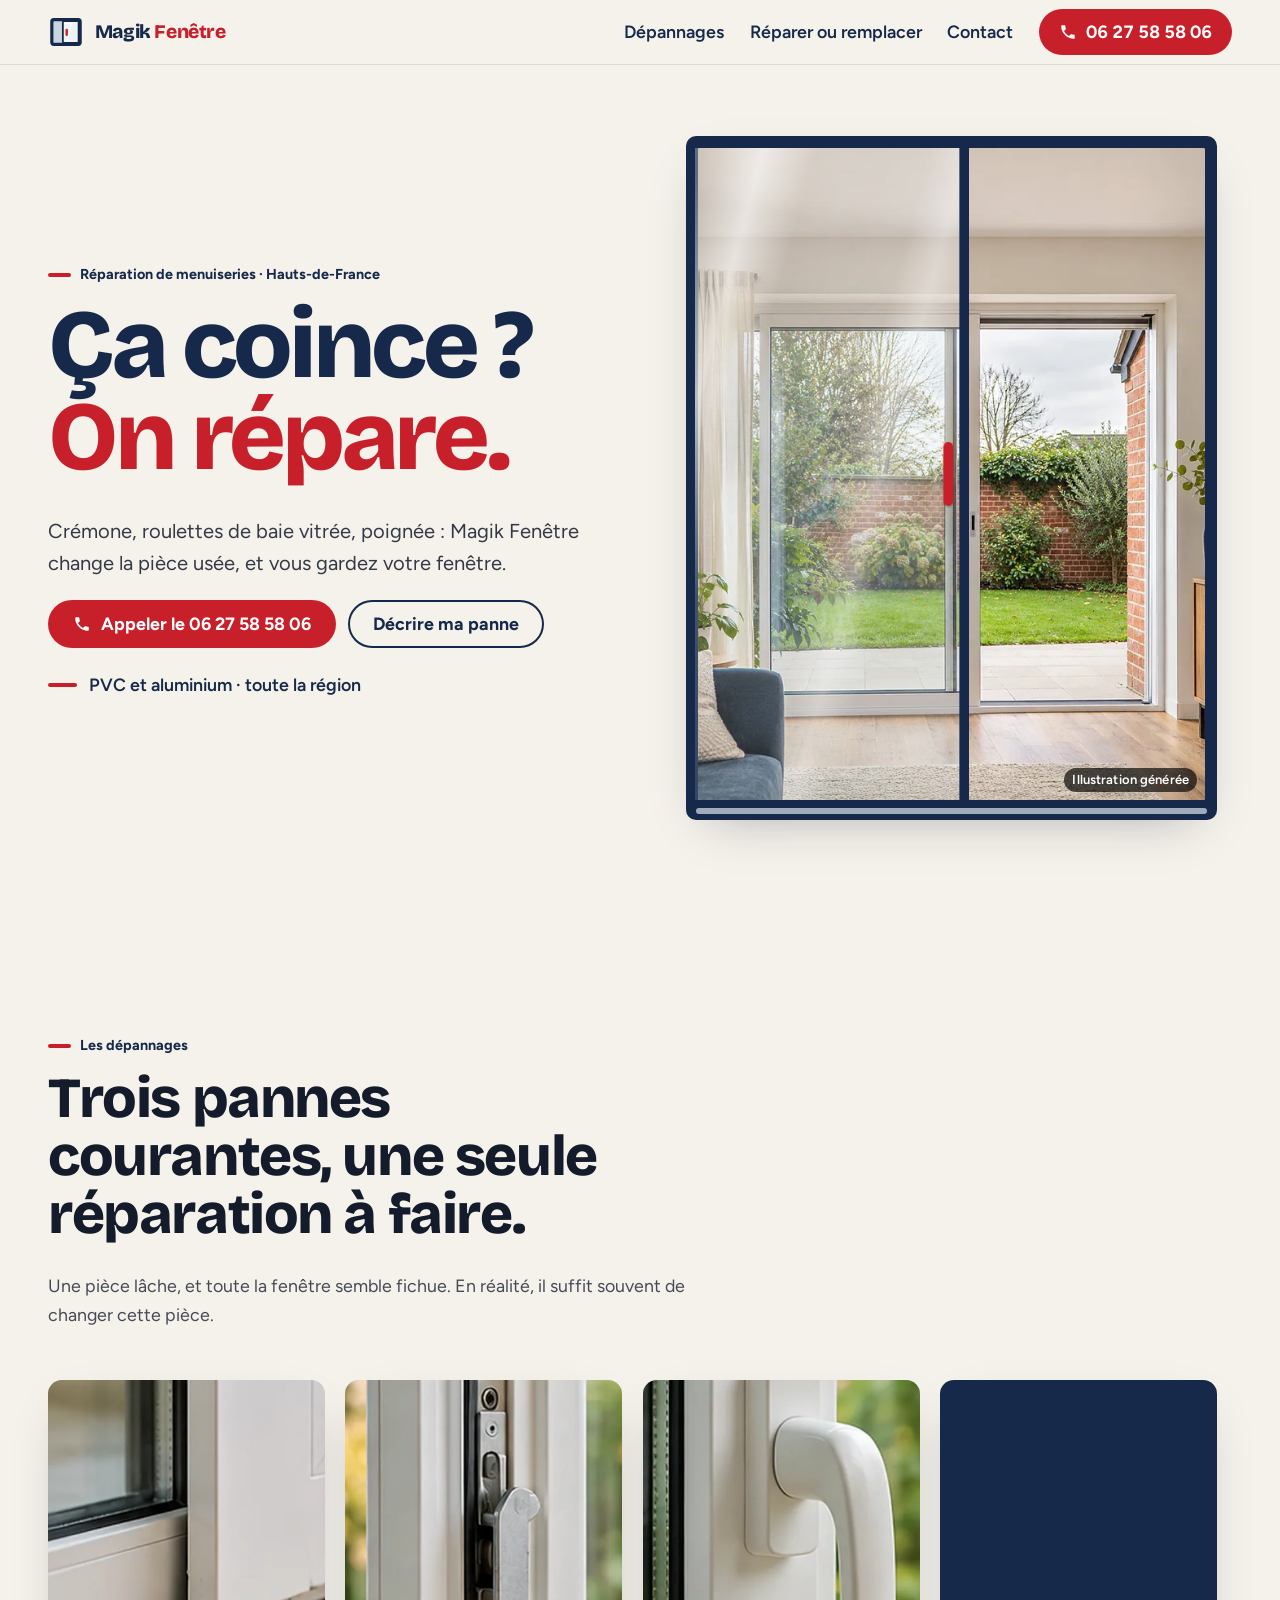
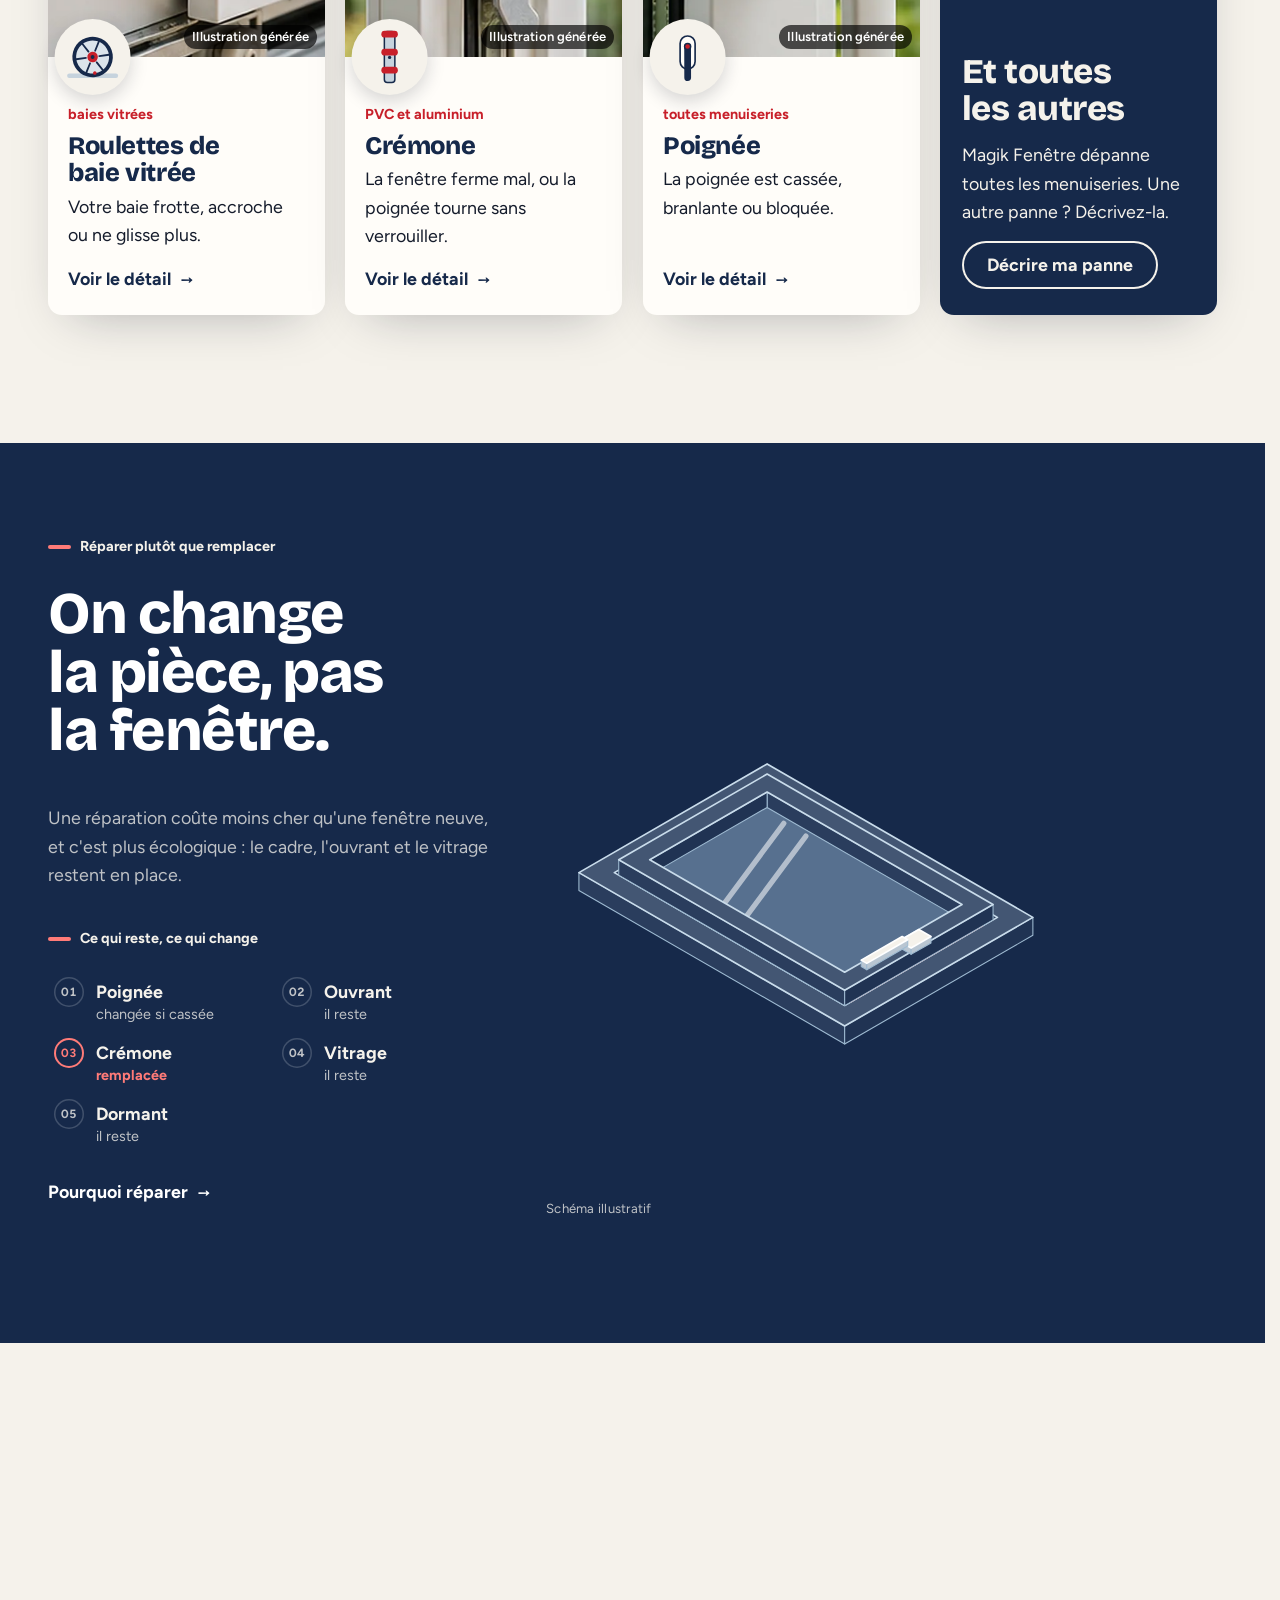
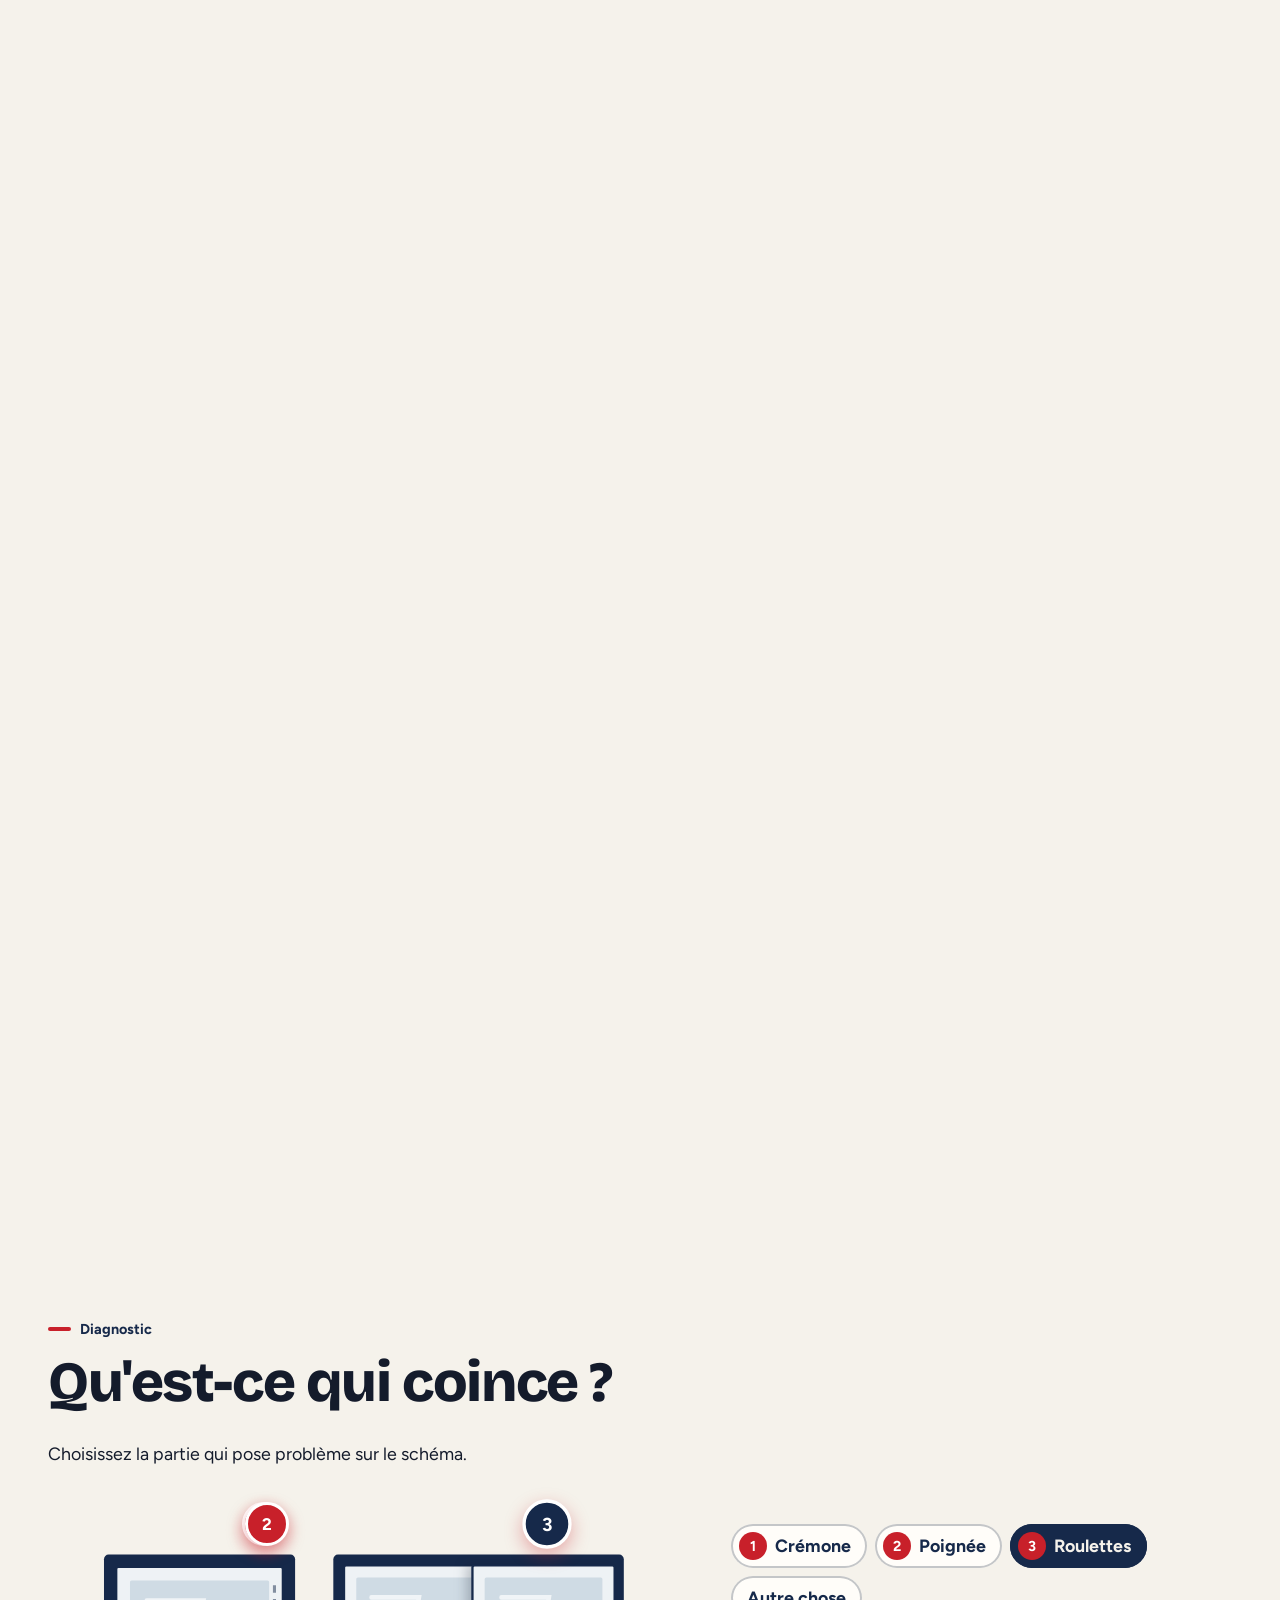
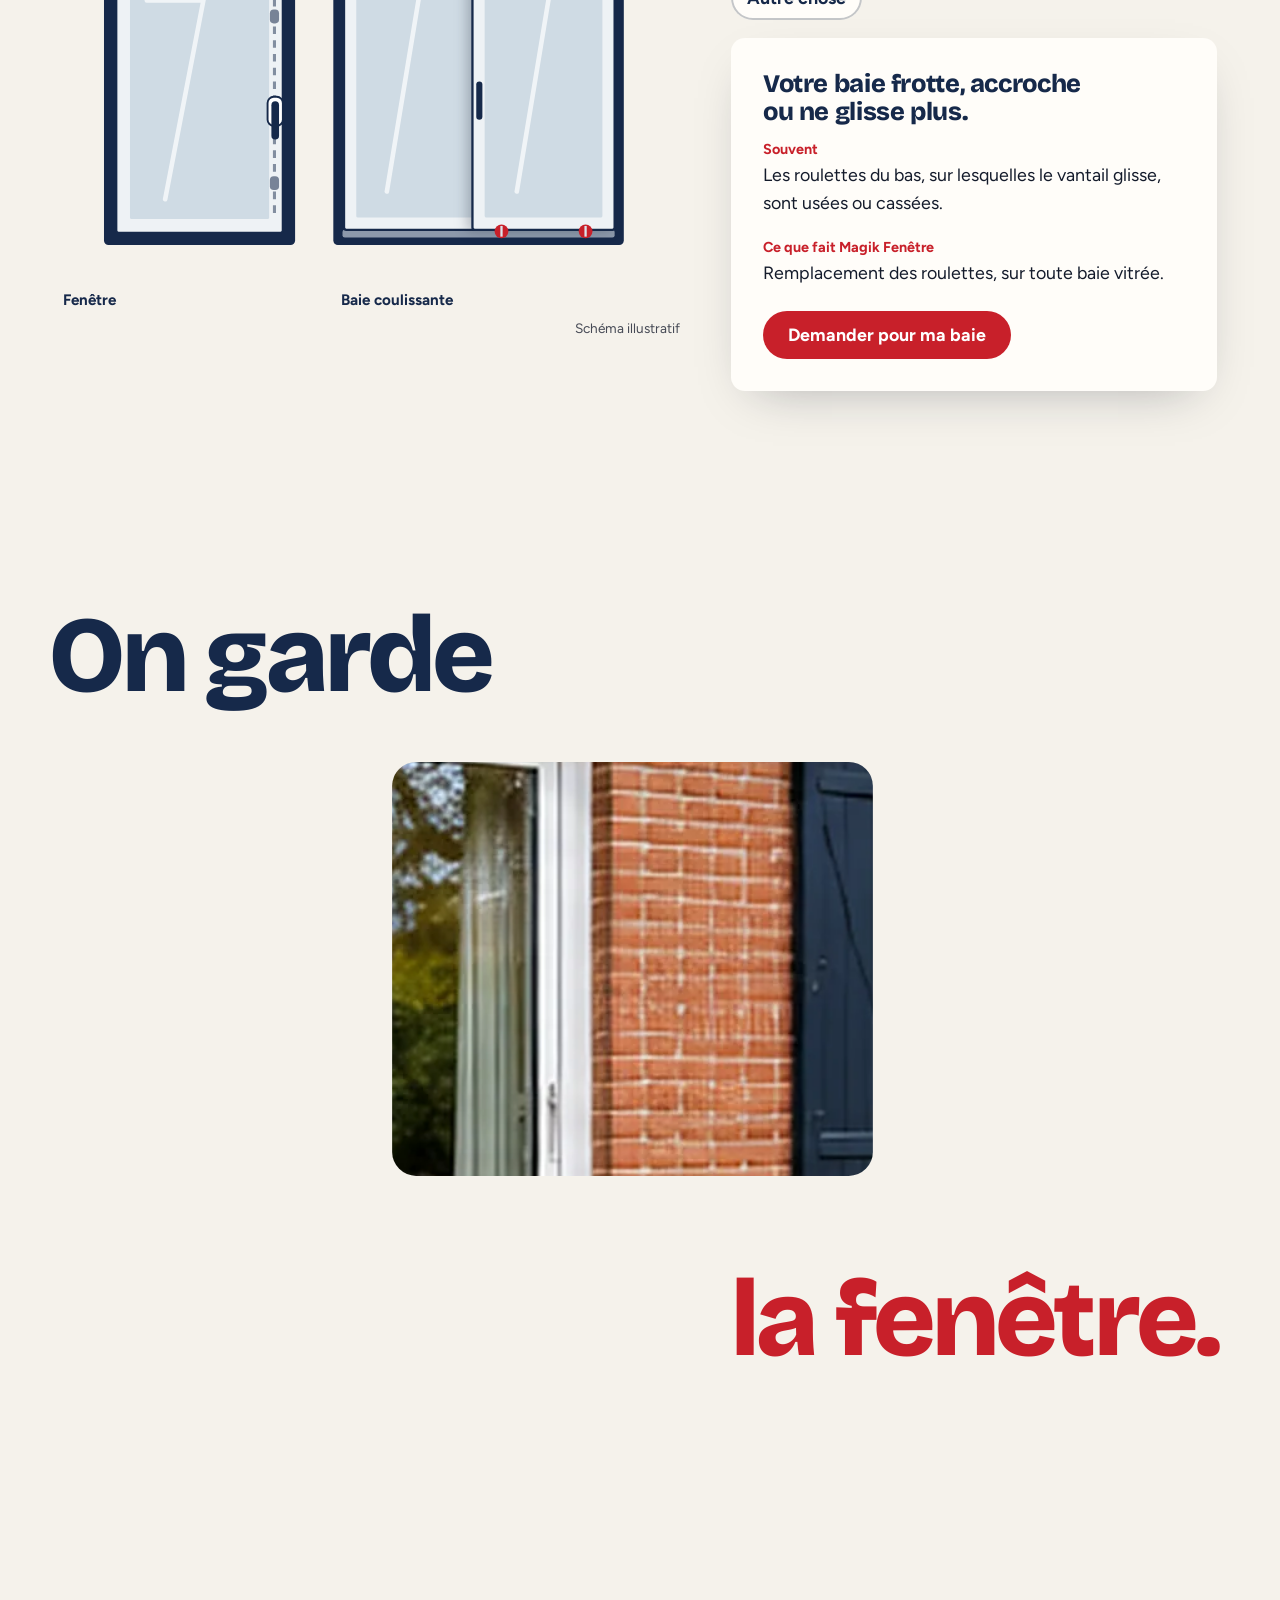
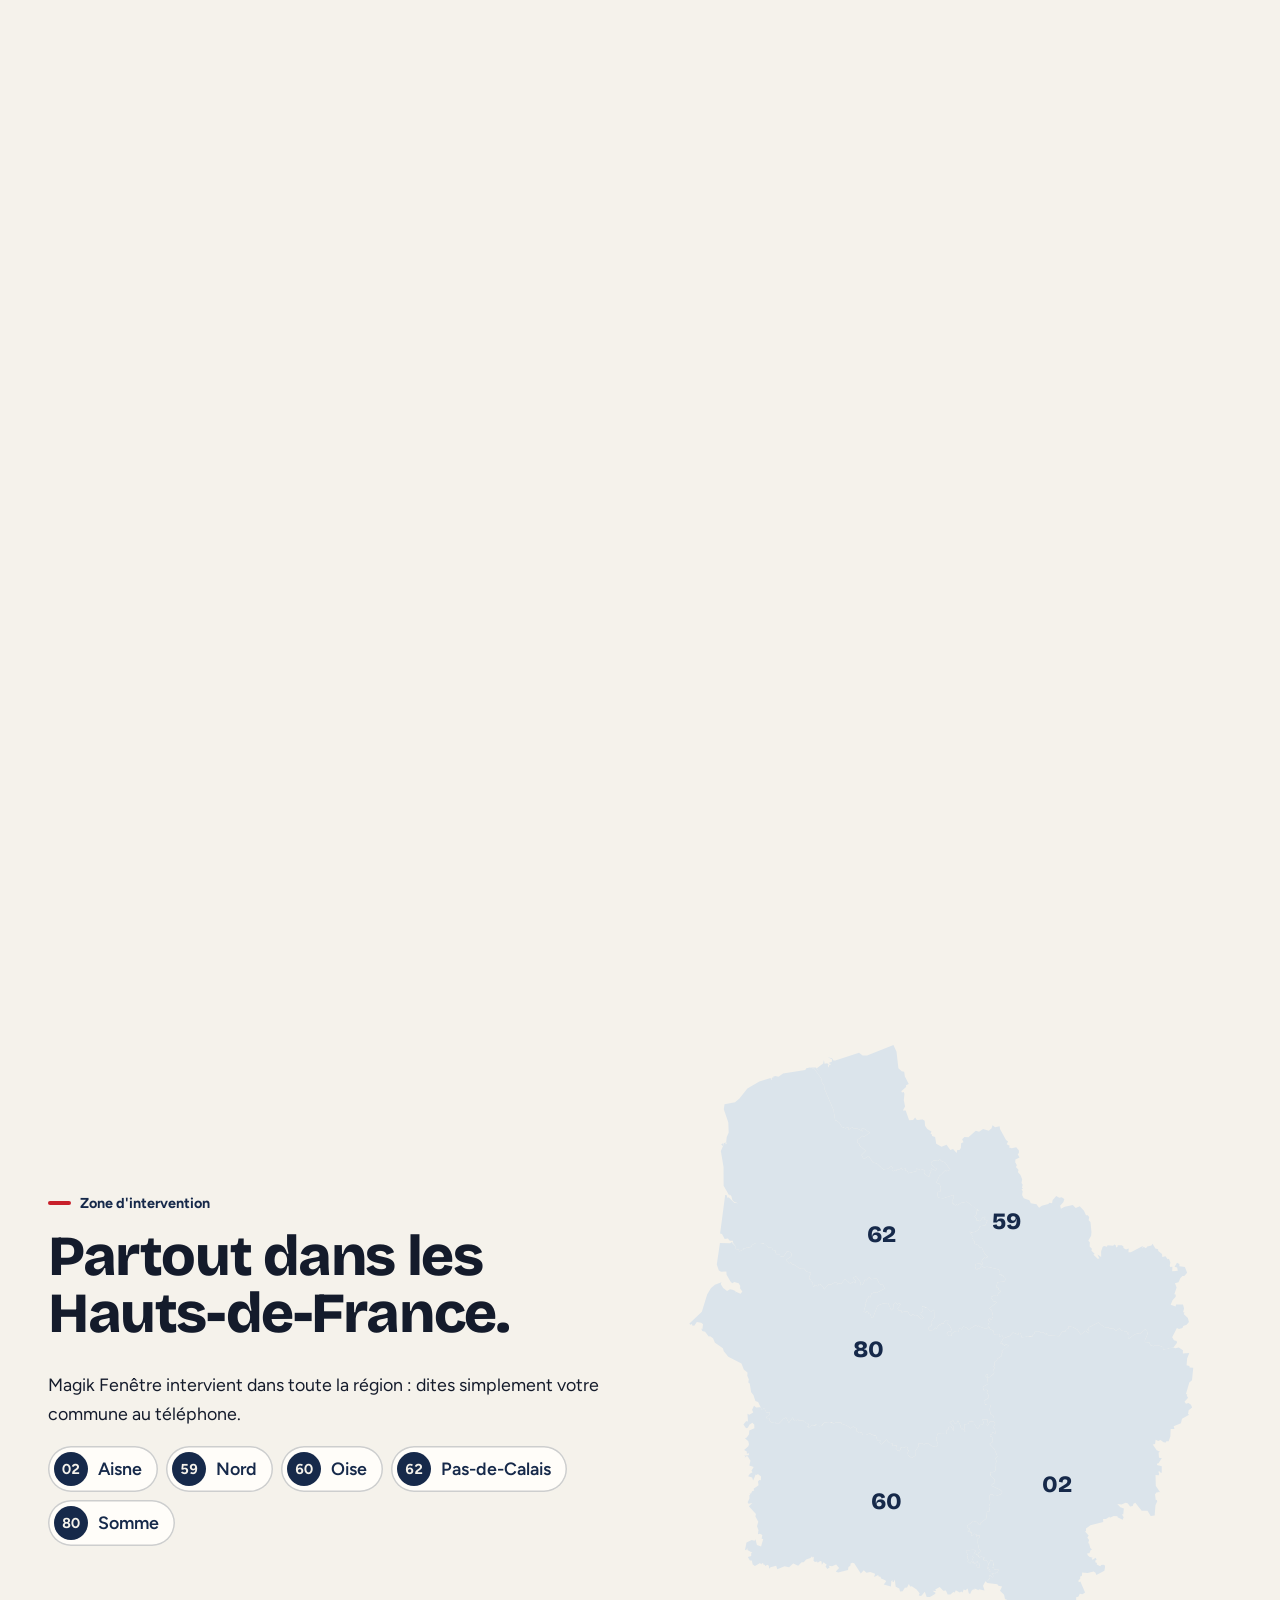
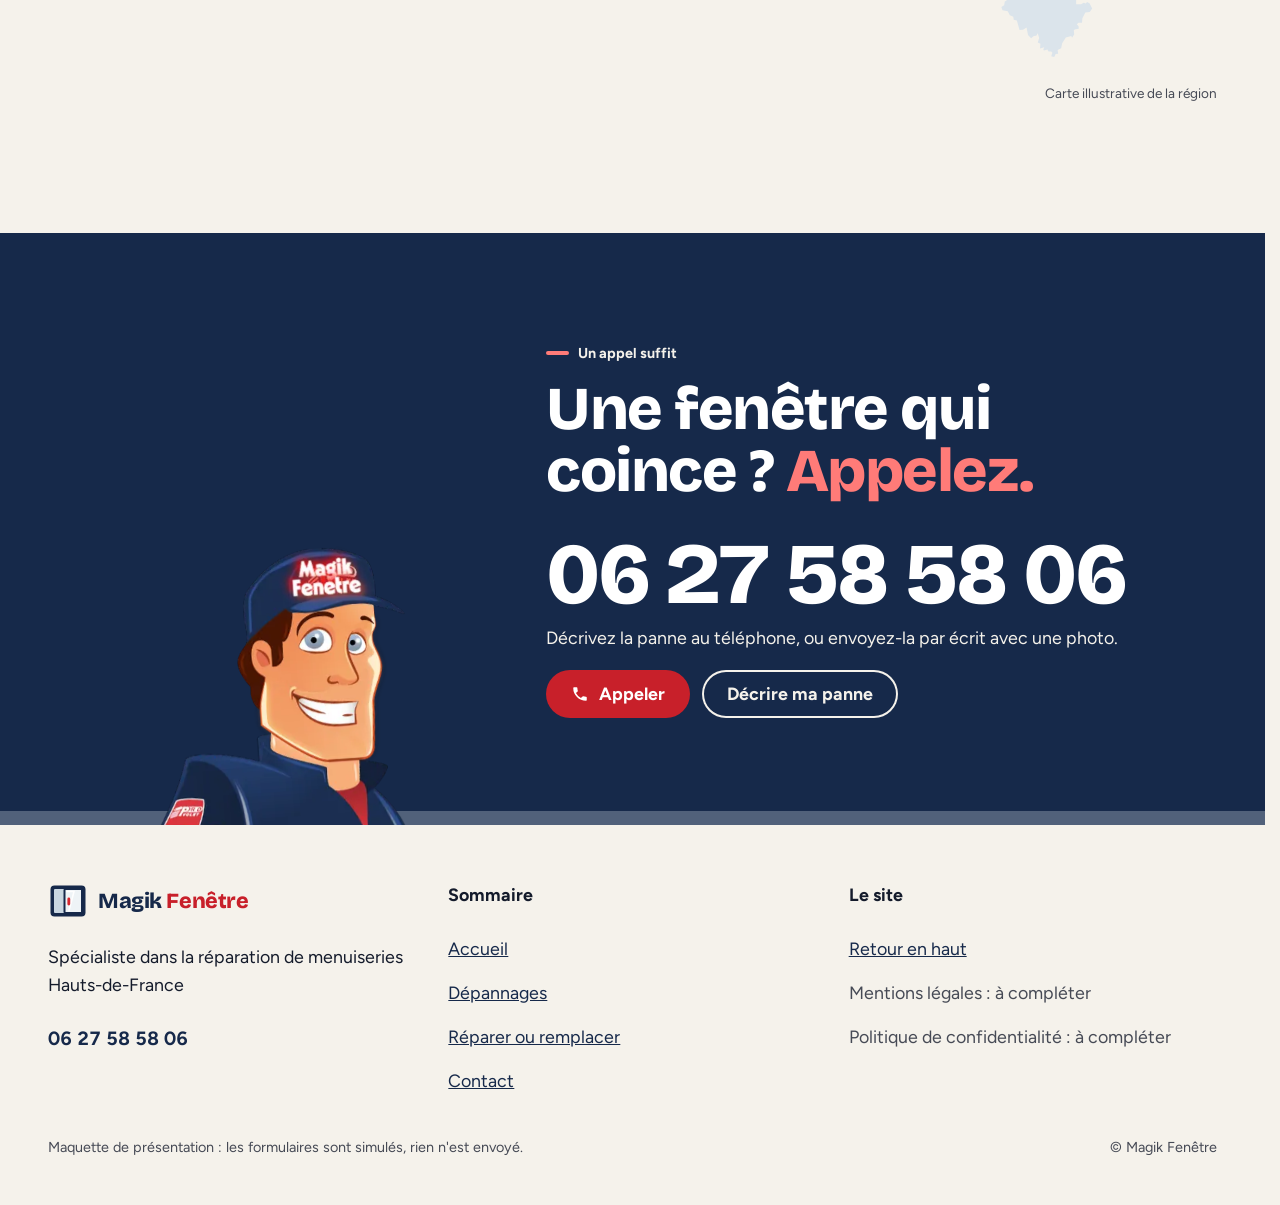
<file: index.html>
<!doctype html>
<html lang="fr" data-v="2">
<head>
<meta charset="utf-8">
<meta name="viewport" content="width=device-width, initial-scale=1, viewport-fit=cover">
<title>Magik Fenêtre : réparation de menuiseries dans les Hauts-de-France</title>
<meta name="description" content="Crémones PVC et alu, roulettes de baie vitrée, poignées : Magik Fenêtre répare vos menuiseries au lieu de les remplacer. Hauts-de-France, 06 27 58 58 06.">
<meta name="robots" content="noindex, nofollow">
<link rel="canonical" href="https://magik-fenetre-maquette.vercel.app/">
<style>:root{--fond:#f5f2eb;--texte:#141b2b;--voile-fond:#dbe4eb;--ouverture-fond:#dbe4eb;--menu-fond:#16294a}:root { --entete-h: 72px; --barres-h: 0px; } html { background: var(--fond); color: var(--texte); scrollbar-gutter: stable; } body { margin: 0; background: var(--fond); } html.js:not(.secours):not([data-arrivee="retour"]) [data-anime] { opacity: 0; } html.js:not(.secours):not([data-arrivee="retour"]) [data-anime].vu { opacity: 1; } [data-voile] { position: fixed; inset: 0; z-index: 900; background: var(--voile-fond); transform: translateY(100%); visibility: hidden; pointer-events: none; } html[data-arrivee="voile"]:not(.voile-leve):not(.secours) [data-voile] { transform: none; visibility: visible; } html.secours [data-voile] { visibility: hidden !important; } .ouverture-panneau { position: fixed; inset: 0; z-index: 850; display: none; place-content: center; justify-items: center; background: var(--ouverture-fond, var(--voile-fond)); color: var(--fond); text-align: center; } html.js[data-arrivee="intro"]:not(.secours):not(.intro-finie) .ouverture-panneau { display: grid; } html.defilement-bloque, html.defilement-bloque body, html.js[data-arrivee="intro"]:not(.secours):not(.intro-finie), html.js[data-arrivee="intro"]:not(.secours):not(.intro-finie) body, html[data-arrivee="voile"]:not(.voile-leve):not(.secours), html[data-arrivee="voile"]:not(.voile-leve):not(.secours) body { overflow: hidden; } html.js[data-arrivee="intro"]:not(.secours):not(.intro-finie) { background-color: var(--ouverture-fond, var(--voile-fond)); } html[data-arrivee="voile"]:not(.voile-leve):not(.secours) { background-color: var(--voile-fond); }</style>
<script>(function () {
var d = document.documentElement, ss = null, ls = null;
try { ss = window.sessionStorage; ls = window.localStorage; } catch (e) {}
d.classList.add('js');
var nav = performance.getEntriesByType ? performance.getEntriesByType('navigation')[0] : null;
var type = nav ? nav.type : 'navigate';
var depart = null;
try { depart = JSON.parse(ss.getItem('socle:depart') || 'null'); ss.removeItem('socle:depart'); } catch (e) {}
if (depart && !(Date.now() - depart.t < 15000)) depart = null;
var mode = type === 'back_forward' ? 'retour' : type === 'reload' ? 'intro' : depart ? 'voile' : 'intro';
d.setAttribute('data-arrivee', mode);
if (mode === 'voile' && depart.couleur) d.style.setProperty('--voile-fond', depart.couleur);
if (type === 'reload' && 'scrollRestoration' in history) {
history.scrollRestoration = 'manual';
}
try {
var choisie = ls && ls.getItem('socle:langue');
var langue = (d.lang || '').slice(0, 2);
if (choisie && choisie !== langue && type === 'navigate' && !depart) {
var alt = document.querySelector('link[rel="alternate"][hreflang="' + choisie + '"]');
if (alt) location.replace(new URL(alt.href).pathname + location.search + location.hash);
}
} catch (e) {}
setTimeout(function () { if (!d.classList.contains('demarre')) d.classList.add('secours'); }, 2000);
})();</script>
<link rel="preload" href="/assets/fonts/bricolage-800.woff2" as="font" type="font/woff2" crossorigin>
<link rel="preload" href="/assets/fonts/figtree-400.woff2" as="font" type="font/woff2" crossorigin>
<link rel="stylesheet" href="/assets/css/socle.css?v=2">
<link rel="stylesheet" href="/assets/css/modules.css?v=2">
<link rel="stylesheet" href="/assets/css/site.css?v=2">
<link rel="modulepreload" href="/assets/js/site.js?v=2">
<link rel="modulepreload" href="/assets/js/socle/index.js?v=2">
<script src="/assets/vendor/gsap.min.js" defer></script>
<script src="/assets/vendor/ScrollTrigger.min.js" defer></script>
<script src="/assets/vendor/SplitText.min.js" defer></script>
<script type="module" src="/assets/js/site.js?v=2"></script>
<meta name="theme-color" content="#f5f2eb">
<link rel="icon" href="/assets/images/favicon.svg" type="image/svg+xml">
<link rel="apple-touch-icon" href="/assets/images/apple-touch-icon.png">
<meta property="og:type" content="website">
<meta property="og:site_name" content="Magik Fenêtre">
<meta property="og:locale" content="fr_FR">
<meta property="og:title" content="Magik Fenêtre : réparation de menuiseries dans les Hauts-de-France">
<meta property="og:description" content="Crémones PVC et alu, roulettes de baie vitrée, poignées : Magik Fenêtre répare vos menuiseries au lieu de les remplacer. Hauts-de-France, 06 27 58 58 06.">
<meta property="og:url" content="https://magik-fenetre-maquette.vercel.app/">
<meta property="og:image" content="https://magik-fenetre-maquette.vercel.app/assets/partage/accueil-fr.jpg">
<meta property="og:image:width" content="1200">
<meta property="og:image:height" content="630">
<meta property="og:image:alt" content="Magik Fenêtre, réparation de menuiseries : une baie coulissante entrouverte sur un jardin">
<meta name="twitter:card" content="summary_large_image">
<script type="application/ld+json">{"@context":"https://schema.org","@type":"LocalBusiness","name":"Magik Fenêtre","url":"https://magik-fenetre-maquette.vercel.app/","telephone":"+33627585806","areaServed":{"@type":"AdministrativeArea","name":"Hauts-de-France"},"description":"Spécialiste dans la réparation de menuiseries : remplacement de crémones PVC et aluminium, de roulettes de baies vitrées et de poignées, dépannage toutes menuiseries."}</script>
</head>
<body id="haut">
<div data-voile data-forme="coulisse" data-gouttiere="#dbe4eb" aria-hidden="true"><div class="vantail vantail--g"><span class="vantail-reflet"></span></div><div class="vantail vantail--d"><span class="vantail-poignee"></span><span class="vantail-reflet"></span></div><div class="voile-contenu"><img src="/assets/images/logo.svg" alt="" width="56" height="56"><span data-voile-libelle>Accueil</span></div></div>
<div class="ouverture-panneau" data-ouverture data-gouttiere="#dbe4eb" aria-hidden="true">
  <div class="vantail vantail--g"><span class="vantail-reflet"></span></div><div class="vantail vantail--d"><span class="vantail-poignee"></span><span class="vantail-reflet"></span></div>
  <div class="ouverture-centre">
    <img class="ouverture-logo" src="/assets/images/logo.svg" alt="" width="64" height="64" data-ouverture-objet>
    <p class="ouverture-nom">Magik <b>Fenêtre</b></p>
    <p class="ouverture-ligne">Réparation de menuiseries</p>
  </div>
</div>
<a class="evitement" href="#contenu">Aller au contenu</a>
<header data-entete>
  <div class="entete-rangee">
    <a class="entete-logo" href="/" data-libelle="Accueil" aria-current="page">
      <img src="/assets/images/logo.svg" alt="" width="36" height="36"><span class="entete-nom">Magik <b>Fenêtre</b></span>
    </a>
    <nav data-nav aria-label="Navigation principale">
      <ul><li><a href="/depannages" data-libelle="Dépannages">Dépannages</a></li><li><a href="/reparer-plutot-que-remplacer" data-libelle="Réparer ou remplacer">Réparer ou remplacer</a></li><li><a href="/contact" data-libelle="Contact">Contact</a></li></ul>
    </nav>
    <div class="entete-actions">
      <a class="bouton entete-tel" href="tel:+33627585806" aria-label="Appeler le 06 27 58 58 06"><svg class="icone-tel" width="18" height="18" viewBox="0 0 24 24" aria-hidden="true"><path fill="currentColor" d="M6.6 10.8a15.2 15.2 0 0 0 6.6 6.6l2.2-2.2a1 1 0 0 1 1-.25 11.4 11.4 0 0 0 3.6.57 1 1 0 0 1 1 1V20a1 1 0 0 1-1 1A17 17 0 0 1 3 4a1 1 0 0 1 1-1h3.5a1 1 0 0 1 1 1c0 1.25.2 2.45.57 3.57a1 1 0 0 1-.25 1z"/></svg><span>06 27 58 58 06</span></a>
      <button type="button" data-menu-bouton aria-controls="menu" aria-expanded="false" data-libelle-ouvrir="Menu" data-libelle-fermer="Fermer"><span data-libelle-bouton>Menu</span></button>
      <a class="menu-sansjs" href="#menu" data-menu-lien>Menu</a>
    </div>
  </div>
</header>
<script>/* Avant le premier affichage : rangées de la navigation (même règle que ajusterNav dans assets/js/socle/entete.js)
   et hauteur réelle de l'en-tête, pour que rien ne saute quand le JavaScript du site prend la main. */
(function () {
  var h = document.documentElement, u = document.querySelector('[data-nav] ul'), e = document.querySelector('[data-entete]');
  if (u) {
    var deborde = function () { return u.scrollWidth > u.clientWidth + 1; }, c = deborde();
    if (c && window.matchMedia('(min-width: 900px)').matches) {
      h.classList.add('nav-deux-rangees'); c = deborde();
      if (c) { h.classList.add('nav-deux-lignes'); var a = u.querySelector('a'); c = !a || u.getBoundingClientRect().height > a.getBoundingClientRect().height * 2.5; }
      if (c) h.classList.remove('nav-deux-rangees', 'nav-deux-lignes');
    }
    if (c) h.classList.add('nav-compacte');
  }
  if (e) h.style.setProperty('--entete-h', Math.round(e.getBoundingClientRect().height) + 'px');
})();</script>
<span id="menu-ferme" aria-hidden="true"></span>
<div id="menu" data-menu role="dialog" aria-modal="true" aria-label="Menu">
  <p class="menu-sansjs-fermer"><a href="#menu-ferme">Fermer</a></p>
  <ul class="menu-liste"><li style="--i:0"><a href="/" class="menu-lien" data-libelle="Accueil" aria-current="page">Accueil</a></li><li style="--i:1"><a href="/depannages" class="menu-lien" data-libelle="Dépannages">Dépannages</a></li><li style="--i:2"><a href="/reparer-plutot-que-remplacer" class="menu-lien" data-libelle="Réparer ou remplacer">Réparer ou remplacer</a></li><li style="--i:3"><a href="/contact" class="menu-lien" data-libelle="Contact">Contact</a></li></ul>
  <div class="menu-pied">
    <p class="menu-surtitre">Un appel suffit</p>
    <p class="menu-tel"><a href="tel:+33627585806">06 27 58 58 06</a></p>
    <p class="menu-actions"><a class="bouton" href="tel:+33627585806"><svg class="icone-tel" width="18" height="18" viewBox="0 0 24 24" aria-hidden="true"><path fill="currentColor" d="M6.6 10.8a15.2 15.2 0 0 0 6.6 6.6l2.2-2.2a1 1 0 0 1 1-.25 11.4 11.4 0 0 0 3.6.57 1 1 0 0 1 1 1V20a1 1 0 0 1-1 1A17 17 0 0 1 3 4a1 1 0 0 1 1-1h3.5a1 1 0 0 1 1 1c0 1.25.2 2.45.57 3.57a1 1 0 0 1-.25 1z"/></svg>Appeler</a> <a href="/contact#demande" class="bouton bouton--clair" data-libelle="Contact">Décrire ma panne</a></p>
    <p class="menu-zone">Spécialiste dans la réparation de menuiseries · Hauts-de-France</p>
  </div>
</div>
<main id="contenu" tabindex="-1">
<section class="hero" id="debut">
  <div class="hero-texte">
    <p class="surtitre hero-surtitre" data-anime="gsap" data-info-cle>Réparation de menuiseries · Hauts-de-France</p>
    <h1 class="hero-titre"><span class="hero-ligne-masque"><span class="hero-ligne">Ça coince ?</span></span> <span class="hero-ligne-masque"><span class="hero-ligne hero-ligne--accent">On répare.</span></span></h1>
    <p class="hero-intro masque-ecran-tres-bas" data-anime="gsap">Crémone, roulettes de baie vitrée, poignée : Magik Fenêtre change la pièce usée, et vous gardez votre fenêtre.</p>
    <p class="hero-actions" data-anime="gsap">
      <a class="bouton" href="tel:+33627585806" data-action-principale data-survol="magnetique"><svg class="icone-tel" width="18" height="18" viewBox="0 0 24 24" aria-hidden="true"><path fill="currentColor" d="M6.6 10.8a15.2 15.2 0 0 0 6.6 6.6l2.2-2.2a1 1 0 0 1 1-.25 11.4 11.4 0 0 0 3.6.57 1 1 0 0 1 1 1V20a1 1 0 0 1-1 1A17 17 0 0 1 3 4a1 1 0 0 1 1-1h3.5a1 1 0 0 1 1 1c0 1.25.2 2.45.57 3.57a1 1 0 0 1-.25 1z"/></svg>Appeler le 06 27 58 58 06</a>
      <a href="/contact#demande" class="bouton bouton--contour" data-libelle="Contact">Décrire ma panne</a>
    </p>
    <p class="hero-info masque-ecran-tres-bas" data-anime="gsap"><span class="pastille-rail" aria-hidden="true"></span>PVC et aluminium · toute la région</p>
  </div>
  <div class="hero-baie" data-iris-centre>
    <figure class="media hero-media" data-grok style="--cadrage:50% 60%">
  <picture><source media="(max-width: 760px) and (orientation: portrait)" srcset="/assets/images/grok/accueil-ouverture-mobile-640.webp 640w, /assets/images/grok/accueil-ouverture-mobile-1080.webp 1080w" sizes="(max-width: 760px) 92vw, 46vw">
    <img src="/assets/images/grok/accueil-ouverture-1280.webp" srcset="/assets/images/grok/accueil-ouverture-640.webp 640w, /assets/images/grok/accueil-ouverture-1280.webp 1280w, /assets/images/grok/accueil-ouverture-1920.webp 1920w" sizes="(max-width: 760px) 92vw, 46vw" alt="Grande baie coulissante entrouverte sur un jardin" width="1280" height="1600" fetchpriority="high" loading="eager" decoding="async">
  </picture><figcaption class="mention-ia">Illustration générée</figcaption>
</figure>
    <div class="hero-vitre" data-effet="coulisse" data-boucle-css aria-hidden="true"><span class="vantail-reflet"></span><span class="vantail-poignee"></span></div>
    <span class="hero-rail" aria-hidden="true"></span>
  </div>
</section>
<section class="pannes" id="pannes">
  <div class="conteneur">
    <div class="section-tete">
      <p class="surtitre" data-anime>Les dépannages</p>
      <h2 data-anime="lignes">Trois pannes courantes, une seule réparation à faire.</h2>
      <p class="section-intro" data-anime>Une pièce lâche, et toute la fenêtre semble fichue. En réalité, il suffit souvent de changer cette pièce.</p>
    </div>
    <ul class="pannes-grille" data-anime="cascade">
      <li class="panne-carte" data-survol="incline" data-survol-force="4">
        <figure class="media panne-media" data-grok data-fx="zoom" style="--cadrage:50% 50%">
  <picture>
    <img src="/assets/images/grok/panne-roulettes-784.webp" srcset="/assets/images/grok/panne-roulettes-480.webp 480w, /assets/images/grok/panne-roulettes-640.webp 640w, /assets/images/grok/panne-roulettes-784.webp 784w" sizes="(max-width: 760px) 92vw, 30vw" alt="Bas d&#39;une baie coulissante posée sur son rail" width="784" height="1176" loading="lazy" decoding="async">
  </picture><figcaption class="mention-ia">Illustration générée</figcaption>
</figure>
        <div class="panne-piece" data-effet="pieces" data-piece="roulettes" aria-hidden="true"><svg viewBox="0 0 80 80" width="80" height="80" class="piece piece--roulettes"><rect x="6" y="62" width="68" height="6" rx="3" class="p-rail"/><g class="rot"><circle cx="40" cy="40" r="27" class="p-pneu"/><circle cx="40" cy="40" r="22" class="p-jante"/><g class="p-rayons"><line x1="49.0" y1="40.0" x2="62.0" y2="40.0"/><line x1="44.5" y1="47.8" x2="51.0" y2="59.1"/><line x1="35.5" y1="47.8" x2="29.0" y2="59.1"/><line x1="31.0" y1="40.0" x2="18.0" y2="40.0"/><line x1="35.5" y1="32.2" x2="29.0" y2="20.9"/><line x1="44.5" y1="32.2" x2="51.0" y2="20.9"/></g><circle cx="40" cy="40" r="7" class="p-moyeu"/><circle cx="40" cy="40" r="2.6" class="p-axe"/><circle cx="40" cy="18.5" r="2.4" class="p-repere"/></g></svg></div>
        <div class="panne-texte">
          <p class="panne-materiau">baies vitrées</p>
          <h3>Roulettes de baie vitrée</h3>
          <p>Votre baie frotte, accroche ou ne glisse plus.</p>
          <a href="/depannages#roulettes" class="lien-fleche" data-libelle="Dépannages">Voir le détail</a>
        </div>
      </li><li class="panne-carte" data-survol="incline" data-survol-force="4">
        <figure class="media panne-media" data-grok data-fx="zoom" style="--cadrage:50% 50%">
  <picture>
    <img src="/assets/images/grok/panne-cremone-784.webp" srcset="/assets/images/grok/panne-cremone-480.webp 480w, /assets/images/grok/panne-cremone-640.webp 640w, /assets/images/grok/panne-cremone-784.webp 784w" sizes="(max-width: 760px) 92vw, 30vw" alt="Chant d&#39;une fenêtre PVC ouverte, avec sa crémone" width="784" height="1176" loading="lazy" decoding="async">
  </picture><figcaption class="mention-ia">Illustration générée</figcaption>
</figure>
        <div class="panne-piece" data-effet="pieces" data-piece="cremone" aria-hidden="true"><svg viewBox="0 0 80 80" width="80" height="80" class="piece piece--cremone"><rect x="33" y="6" width="14" height="68" rx="4" class="p-tetiere"/><g class="cames"><rect x="29" y="12" width="22" height="9" rx="4.5" class="p-came"/><rect x="29" y="36" width="22" height="9" rx="4.5" class="p-came"/><rect x="29" y="60" width="22" height="9" rx="4.5" class="p-came"/></g><circle cx="40" cy="40.5" r="2.2" class="p-axe"/></svg></div>
        <div class="panne-texte">
          <p class="panne-materiau">PVC et aluminium</p>
          <h3>Crémone</h3>
          <p>La fenêtre ferme mal, ou la poignée tourne sans verrouiller.</p>
          <a href="/depannages#cremone" class="lien-fleche" data-libelle="Dépannages">Voir le détail</a>
        </div>
      </li><li class="panne-carte" data-survol="incline" data-survol-force="4">
        <figure class="media panne-media" data-grok data-fx="zoom" style="--cadrage:50% 50%">
  <picture>
    <img src="/assets/images/grok/panne-poignee-784.webp" srcset="/assets/images/grok/panne-poignee-480.webp 480w, /assets/images/grok/panne-poignee-640.webp 640w, /assets/images/grok/panne-poignee-784.webp 784w" sizes="(max-width: 760px) 92vw, 30vw" alt="Poignée blanche d&#39;une fenêtre PVC" width="784" height="1176" loading="lazy" decoding="async">
  </picture><figcaption class="mention-ia">Illustration générée</figcaption>
</figure>
        <div class="panne-piece" data-effet="pieces" data-piece="poignee" aria-hidden="true"><svg viewBox="0 0 80 80" width="80" height="80" class="piece piece--poignee"><rect x="30" y="12" width="20" height="44" rx="10" class="p-rosace"/><circle cx="40" cy="26" r="5" class="p-axe"/><g class="levier"><rect x="35.5" y="22" width="9" height="50" rx="4.5" class="p-levier"/></g><circle cx="40" cy="26" r="3" class="p-moyeu"/></svg></div>
        <div class="panne-texte">
          <p class="panne-materiau">toutes menuiseries</p>
          <h3>Poignée</h3>
          <p>La poignée est cassée, branlante ou bloquée.</p>
          <a href="/depannages#poignee" class="lien-fleche" data-libelle="Dépannages">Voir le détail</a>
        </div>
      </li>
      <li class="panne-carte panne-carte--autres">
        <div class="panne-texte">
          <h3>Et toutes les autres</h3>
          <p>Magik Fenêtre dépanne toutes les menuiseries. Une autre panne ? Décrivez-la.</p>
          <a href="/contact?panne=autre#demande" class="bouton bouton--contour" data-libelle="Contact">Décrire ma panne</a>
        </div>
      </li>
    </ul>
  </div>
</section>
<section class="vec eclate" id="reparer" data-module="vue-eclatee" data-epingle aria-labelledby="vec-titre">
  <div class="vec__cadre socle-cadre">
    <div class="vec__tete" data-tient>
      <p class="surtitre">Réparer plutôt que remplacer</p>
      <h2 class="vec__titre" id="vec-titre">On change la pièce, pas la fenêtre.</h2>
      <p class="vec__intro masque-ecran-bas">Une réparation coûte moins cher qu&#39;une fenêtre neuve, et c&#39;est plus écologique : le cadre, l&#39;ouvrant et le vitrage restent en place.</p>
    </div>
    <div class="vec__scene">
      <div class="vec__plan" data-tient>
        <svg class="vec__svg" viewBox="0 0 640 560" data-etiquettes="492" aria-hidden="true" focusable="false"><g class="vec__piece" data-piece="5" data-ancre="465 272"><g><polygon class="vec__flanc vec__flanc--g" points="211.0,145.4 430.8,272.3 430.8,289.4 211.0,162.5"/><polygon class="vec__flanc vec__flanc--d" points="211.0,145.4 65.2,229.6 65.2,246.7 211.0,162.5"/><polygon class="vec__flanc vec__flanc--g" points="31.4,229.6 285.0,376.0 285.0,393.1 31.4,246.7"/><polygon class="vec__flanc vec__flanc--d" points="464.6,272.3 285.0,376.0 285.0,393.1 464.6,289.4"/><path class="vec__dessus " fill-rule="evenodd" d="M211.0 125.9 L464.6 272.3 L285.0 376.0 L31.4 229.6ZM211.0 145.4 L65.2 229.6 L285.0 356.4 L430.8 272.3Z"/></g></g><g class="vec__piece" data-piece="4" data-ancre="414 277"><g><polygon class="vec__flanc vec__flanc--g" points="82.1,234.5 285.0,351.6 285.0,356.4 82.1,239.3"/><polygon class="vec__flanc vec__flanc--d" points="413.9,277.2 285.0,351.6 285.0,356.4 413.9,282.0"/><path class="vec__dessus " fill-rule="evenodd" d="M211.0 160.0 L413.9 277.2 L285.0 351.6 L82.1 234.5Z"/><line class="vec__detail" x1="226.9" y1="182.6" x2="163.5" y2="268.0"/><line class="vec__detail" x1="248.0" y1="194.8" x2="184.6" y2="280.2"/></g></g><g class="vec__piece" data-piece="3" data-ancre="417 274" data-effet="eclate"><g><polygon class="vec__flanc vec__flanc--g" points="281.8,342.4 290.3,347.3 290.3,353.4 281.8,348.5"/><polygon class="vec__flanc vec__flanc--d" points="417.0,274.1 290.3,347.3 290.3,353.4 417.0,280.2"/><path class="vec__dessus vec__usee" fill-rule="evenodd" d="M408.6 269.2 L417.0 274.1 L290.3 347.3 L281.8 342.4Z"/><ellipse class="vec__creux" cx="391.7" cy="283.9" rx="4.2" ry="2.4"/><ellipse class="vec__creux" cx="349.4" cy="308.3" rx="4.2" ry="2.4"/><ellipse class="vec__creux" cx="307.2" cy="332.7" rx="4.2" ry="2.4"/></g></g><g class="vec__piece" data-piece="2" data-ancre="427 260"><g><polygon class="vec__flanc vec__flanc--g" points="211.0,152.7 397.0,260.1 397.0,274.7 211.0,167.4"/><polygon class="vec__flanc vec__flanc--d" points="211.0,152.7 99.0,217.4 99.0,232.0 211.0,167.4"/><polygon class="vec__flanc vec__flanc--g" points="69.4,217.4 285.0,341.8 285.0,356.5 69.4,232.0"/><polygon class="vec__flanc vec__flanc--d" points="426.6,260.1 285.0,341.8 285.0,356.5 426.6,274.7"/><path class="vec__dessus " fill-rule="evenodd" d="M211.0 135.6 L426.6 260.1 L285.0 341.8 L69.4 217.4ZM211.0 152.7 L99.0 217.4 L285.0 324.7 L397.0 260.1Z"/></g></g><g class="vec__piece" data-piece="1" data-ancre="367 291"><g><polygon class="vec__flanc vec__flanc--g" points="336.8,294.8 348.4,301.6 348.4,307.6 336.8,300.9"/><polygon class="vec__flanc vec__flanc--d" points="367.4,290.6 348.4,301.6 348.4,307.6 367.4,296.7"/><path class="vec__dessus " fill-rule="evenodd" d="M355.8 283.9 L367.4 290.6 L348.4 301.6 L336.8 294.8Z"/><polygon class="vec__flanc vec__flanc--g" points="300.8,313.1 306.1,316.2 306.1,322.3 300.8,319.2"/><polygon class="vec__flanc vec__flanc--d" points="345.2,293.6 306.1,316.2 306.1,322.3 345.2,299.7"/><path class="vec__dessus " fill-rule="evenodd" d="M339.9 290.6 L345.2 293.6 L306.1 316.2 L300.8 313.1Z"/></g></g></svg>
        <p class="vec__mention">Schéma illustratif</p>
      </div>
    </div>
    <div class="vec__pieces" data-tient>
      <p class="vec__liste-titre surtitre" id="vec-liste">Ce qui reste, ce qui change</p>
      <ol class="vec__liste" aria-labelledby="vec-liste">
        <li><button type="button" class="vec__legende" data-piece="1" aria-pressed="false"><span class="vec__num">01</span><span class="vec__nom">Poignée</span><span class="vec__statut">changée si cassée</span></button></li><li><button type="button" class="vec__legende" data-piece="2" aria-pressed="false"><span class="vec__num">02</span><span class="vec__nom">Ouvrant</span><span class="vec__statut">il reste</span></button></li><li><button type="button" class="vec__legende vec__legende--usee" data-piece="3" aria-pressed="false"><span class="vec__num">03</span><span class="vec__nom">Crémone</span><span class="vec__statut">remplacée</span></button></li><li><button type="button" class="vec__legende" data-piece="4" aria-pressed="false"><span class="vec__num">04</span><span class="vec__nom">Vitrage</span><span class="vec__statut">il reste</span></button></li><li><button type="button" class="vec__legende" data-piece="5" aria-pressed="false"><span class="vec__num">05</span><span class="vec__nom">Dormant</span><span class="vec__statut">il reste</span></button></li>
      </ol>
      <p class="eclate-lien masque-ecran-bas"><a href="/reparer-plutot-que-remplacer" class="lien-fleche" data-libelle="Réparer ou remplacer">Pourquoi réparer</a></p>
    </div>
  </div>
</section>
<section class="diagnostic" id="diagnostic" data-diagnostic>
  <div class="conteneur diagnostic-grille">
    <div class="diagnostic-tete">
      <p class="surtitre" data-anime>Diagnostic</p>
      <h2 data-anime="lignes">Qu&#39;est-ce qui coince ?</h2>
      <p data-anime>Choisissez la partie qui pose problème sur le schéma.</p>
    </div>
    <div class="diagnostic-schema">
      <svg class="schema" viewBox="0 0 760 460" aria-hidden="true" focusable="false" data-fx="trace">
    <g class="s-fenetre">
      <rect x="40" y="40" width="250" height="380" rx="6" class="s-dormant" data-fx-trait/>
      <rect x="56" y="56" width="218" height="348" rx="3" class="s-ouvrant"/>
      <rect x="74" y="74" width="182" height="312" rx="2" class="s-verre"/>
      <path d="M96 100 L170 100 L120 360" class="s-reflet"/>
      <g class="s-cremone" data-schema="cremone">
        <line x1="263" y1="80" x2="263" y2="380" class="s-tige"/>
        <g class="s-cames"><rect x="257" y="112" width="12" height="18" rx="5"/><rect x="257" y="236" width="12" height="18" rx="5"/><rect x="257" y="330" width="12" height="18" rx="5"/></g>
      </g>
      <g class="s-poignee" data-schema="poignee">
        <rect x="254" y="226" width="20" height="38" rx="8" class="s-rosace"/>
        <g class="s-levier"><rect x="259" y="232" width="10" height="50" rx="5"/></g>
      </g>
    </g>
    <g class="s-baie">
      <rect x="340" y="40" width="380" height="380" rx="6" class="s-dormant" data-fx-trait/>
      <rect x="352" y="400" width="356" height="10" rx="3" class="s-rail"/>
      <g class="s-fixe"><rect x="354" y="54" width="186" height="346" rx="3" class="s-ouvrant"/><rect x="370" y="70" width="154" height="314" rx="2" class="s-verre"/><path d="M390 96 L452 96 L410 350" class="s-reflet"/></g>
      <g class="vantail-mobile" data-schema="roulettes" data-effet="diagnostic">
        <rect x="522" y="54" width="186" height="346" rx="3" class="s-ouvrant s-ouvrant--devant"/>
        <rect x="538" y="70" width="154" height="314" rx="2" class="s-verre"/>
        <path d="M560 96 L622 96 L580 350" class="s-reflet"/>
        <rect x="527" y="206" width="8" height="50" rx="4" class="s-main"/>
        <g class="s-roulette" style="transform-origin:560px 402px"><circle cx="560" cy="402" r="9"/><line x1="560" y1="395" x2="560" y2="409"/></g>
        <g class="s-roulette" style="transform-origin:670px 402px"><circle cx="670" cy="402" r="9"/><line x1="670" y1="395" x2="670" y2="409"/></g>
      </g>
    </g></svg>
      <button type="button" class="diag-point" data-choix="cremone" style="--x:34.2%;--y:26%" aria-pressed="false" aria-label="Crémone" data-superpose><span aria-hidden="true">1</span></button><button type="button" class="diag-point" data-choix="poignee" style="--x:34.7%;--y:54.5%" aria-pressed="false" aria-label="Poignée" data-superpose><span aria-hidden="true">2</span></button><button type="button" class="diag-point" data-choix="roulettes" style="--x:79%;--y:88.5%" aria-pressed="true" aria-label="Roulettes" data-superpose><span aria-hidden="true">3</span></button>
      <p class="diagnostic-legende" aria-hidden="true"><span>Fenêtre</span><span>Baie coulissante</span></p>
      <p class="diagnostic-mention">Schéma illustratif</p>
    </div>
    <div class="diagnostic-panneau">
      <div class="diagnostic-choix" role="group" aria-label="Qu&#39;est-ce qui coince ?">
        <button type="button" class="puce" data-choix="cremone" aria-pressed="false"><span class="puce-num" aria-hidden="true">1</span>Crémone</button><button type="button" class="puce" data-choix="poignee" aria-pressed="false"><span class="puce-num" aria-hidden="true">2</span>Poignée</button><button type="button" class="puce" data-choix="roulettes" aria-pressed="true"><span class="puce-num" aria-hidden="true">3</span>Roulettes</button>
        <button type="button" class="puce" data-choix="autre" aria-pressed="false">Autre chose</button>
      </div>
      <div class="diagnostic-reponses" aria-live="polite">
        <article class="diagnostic-reponse" data-reponse="roulettes">
          <h3>Votre baie frotte, accroche ou ne glisse plus.</h3>
          <p><strong>Souvent</strong> Les roulettes du bas, sur lesquelles le vantail glisse, sont usées ou cassées.</p>
          <p><strong>Ce que fait Magik Fenêtre</strong> Remplacement des roulettes, sur toute baie vitrée.</p>
          <a href="/contact?panne=roulettes#demande" class="bouton" data-libelle="Contact">Demander pour ma baie</a>
        </article><article class="diagnostic-reponse" data-reponse="cremone" hidden>
          <h3>La fenêtre ferme mal, ou la poignée tourne sans verrouiller.</h3>
          <p><strong>Souvent</strong> La crémone, la tige de verrouillage cachée dans l&#39;ouvrant, est usée ou cassée.</p>
          <p><strong>Ce que fait Magik Fenêtre</strong> Remplacement de crémone, en PVC comme en aluminium.</p>
          <a href="/contact?panne=cremone#demande" class="bouton" data-libelle="Contact">Demander pour ma fenêtre</a>
        </article><article class="diagnostic-reponse" data-reponse="poignee" hidden>
          <h3>La poignée est cassée, branlante ou bloquée.</h3>
          <p><strong>Souvent</strong> La poignée elle-même est en cause : on la change sans toucher au reste.</p>
          <p><strong>Ce que fait Magik Fenêtre</strong> Remplacement de poignée.</p>
          <a href="/contact?panne=poignee#demande" class="bouton" data-libelle="Contact">Demander pour ma poignée</a>
        </article>
        <article class="diagnostic-reponse" data-reponse="autre" hidden>
          <h3>Une porte-fenêtre qui force, un vantail qui tombe, autre chose encore.</h3>
          <p><strong>Souvent</strong> Chaque menuiserie a ses pièces : la photo aide à trouver la bonne.</p>
          <p><strong>Ce que fait Magik Fenêtre</strong> Dépannage toutes menuiseries.</p>
          <a href="/contact?panne=autre#demande" class="bouton" data-libelle="Contact">Décrire ma panne</a>
        </article>
      </div>
    </div>
  </div>
</section>
<section class="facade" id="facade" data-fx="plein-ecran" data-fx-depart="inset(27% 31% 27% 31% round 24px)" aria-labelledby="facade-titre">
  <div data-collant class="facade-cadre">
    <h2 class="visuellement-cache" id="facade-titre">On garde la fenêtre.</h2>
    <p class="facade-mot facade-mot--g" data-fx-ecarte="g" aria-hidden="true">On garde</p>
    <figure class="media facade-media" data-grok style="--cadrage:50% 55%">
  <picture><source media="(max-width: 760px) and (orientation: portrait)" srcset="/assets/images/grok/facade-mobile-640.webp 640w, /assets/images/grok/facade-mobile-1080.webp 1080w" sizes="100vw">
    <img src="/assets/images/grok/facade-1280.webp" srcset="/assets/images/grok/facade-640.webp 640w, /assets/images/grok/facade-1280.webp 1280w, /assets/images/grok/facade-1920.webp 1920w" sizes="100vw" alt="Façade d&#39;une maison de briques aux fenêtres blanches" width="1280" height="720" loading="lazy" decoding="async">
  </picture><figcaption class="mention-ia">Illustration générée</figcaption>
</figure>
    <p class="facade-mot facade-mot--d" data-fx-ecarte="d" aria-hidden="true">la fenêtre.</p>
    <p class="facade-legende" data-fx-apres>Une pièce usée ne condamne pas toute une menuiserie.</p>
  </div>
</section>
<section class="zone" id="zone">
  <div class="conteneur zone-grille">
    <div class="zone-texte">
      <p class="surtitre" data-anime>Zone d&#39;intervention</p>
      <h2 data-anime="lignes">Partout dans les Hauts-de-France.</h2>
      <p data-anime>Magik Fenêtre intervient dans toute la région : dites simplement votre commune au téléphone.</p>
      <ul class="zone-liste" data-anime="cascade">
        <li data-dep="02"><span class="zone-code">02</span>Aisne</li><li data-dep="59"><span class="zone-code">59</span>Nord</li><li data-dep="60"><span class="zone-code">60</span>Oise</li><li data-dep="62"><span class="zone-code">62</span>Pas-de-Calais</li><li data-dep="80"><span class="zone-code">80</span>Somme</li>
      </ul>
    </div>
    <figure class="zone-carte" data-visuel>
      <svg viewBox="0 0 600 720" role="img" aria-label="Carte illustrative de la région : Aisne, Nord, Oise, Pas-de-Calais, Somme" data-fx="trace" data-effet="carte">
        <path class="zone-dep" data-dep="02" data-fx-trait d="M369.1 345.9 L376.1 343.3 L379.7 339.5 L385.7 341.9 L385.7 339.6 L388.2 340.4 L389.5 345.0 L396.4 343.3 L399.3 344.5 L401.1 344.1 L402.0 341.3 L403.7 341.1 L404.0 338.5 L406.2 338.2 L408.9 338.2 L411.2 340.0 L413.1 338.8 L416.0 341.5 L418.2 341.0 L418.8 342.6 L431.0 343.6 L434.2 338.5 L437.7 338.4 L439.0 335.5 L441.2 335.4 L440.9 332.6 L445.9 333.2 L451.1 336.0 L455.0 341.7 L460.4 337.6 L463.7 340.4 L464.4 337.5 L461.7 336.4 L463.6 335.9 L464.1 333.6 L474.7 328.4 L480.8 333.3 L486.3 334.0 L486.9 335.4 L491.1 334.8 L494.3 337.5 L498.2 334.7 L500.7 337.5 L505.9 338.2 L508.2 340.1 L506.5 340.9 L508.7 342.5 L508.3 346.4 L515.3 341.3 L519.3 340.2 L520.5 341.1 L526.7 335.9 L528.2 336.8 L529.3 340.9 L526.2 348.4 L526.5 351.2 L531.2 350.5 L532.5 353.7 L536.3 354.7 L536.8 353.6 L541.2 353.7 L546.5 355.7 L546.6 358.6 L557.6 355.7 L559.8 357.0 L563.9 356.2 L568.6 359.1 L568.4 362.8 L575.6 362.1 L573.2 368.3 L572.6 375.7 L575.7 376.7 L576.0 378.3 L580.0 378.6 L578.6 392.6 L575.6 395.1 L571.9 407.9 L573.4 408.4 L572.8 409.7 L574.3 411.9 L570.3 416.4 L571.9 418.5 L574.7 417.9 L577.5 419.7 L578.8 422.8 L574.9 425.9 L574.2 430.1 L575.4 430.8 L567.5 435.2 L566.3 440.4 L558.3 443.5 L559.1 446.6 L554.9 446.7 L554.6 454.8 L552.7 460.3 L550.1 460.4 L549.5 461.7 L547.0 461.4 L543.6 458.9 L541.0 459.9 L538.2 458.7 L537.6 463.3 L535.0 463.8 L539.4 470.4 L543.1 471.9 L541.5 472.8 L541.8 477.5 L542.5 479.0 L545.1 479.0 L541.5 484.6 L540.0 484.9 L539.7 486.8 L545.0 488.0 L545.0 495.0 L544.2 495.5 L542.3 493.6 L541.2 494.1 L542.2 496.7 L541.4 498.0 L538.1 497.9 L538.4 510.0 L543.4 517.2 L541.9 516.5 L540.3 517.5 L540.0 516.3 L537.5 519.2 L538.4 525.7 L539.4 525.4 L540.0 527.0 L538.0 531.5 L537.1 542.9 L532.7 543.4 L529.2 537.4 L522.7 537.6 L515.6 528.5 L513.6 529.7 L512.7 532.3 L509.9 532.9 L507.1 529.1 L504.8 528.7 L500.3 530.6 L495.6 530.0 L499.0 533.5 L502.9 534.9 L502.2 541.6 L500.6 541.5 L502.7 544.6 L501.5 547.4 L495.9 544.6 L495.9 543.6 L491.7 543.2 L487.3 545.3 L486.9 544.1 L483.0 546.6 L479.8 546.6 L480.0 549.9 L465.8 553.5 L460.8 557.1 L460.8 560.1 L459.8 560.6 L463.8 565.0 L462.3 567.5 L464.3 570.1 L462.8 574.8 L464.1 573.1 L465.6 578.9 L467.5 580.5 L465.9 581.3 L464.7 584.6 L462.3 584.7 L462.6 586.6 L464.5 588.5 L468.2 589.6 L467.1 590.9 L468.2 592.0 L471.5 589.6 L472.7 591.6 L471.2 592.9 L471.2 594.7 L473.1 595.5 L472.6 596.9 L473.9 597.8 L476.7 599.2 L477.6 597.8 L480.0 597.5 L481.7 598.0 L482.0 599.6 L481.3 604.2 L472.3 608.9 L471.4 606.4 L469.3 605.1 L462.7 606.7 L456.6 606.0 L456.3 609.6 L454.2 610.9 L454.6 612.8 L452.3 615.2 L452.9 617.0 L454.6 616.0 L459.8 628.3 L456.9 630.3 L454.0 629.6 L452.3 633.0 L449.9 633.7 L449.9 641.5 L455.3 641.5 L458.4 639.7 L460.6 640.5 L462.0 638.8 L464.7 640.4 L467.7 646.2 L465.0 650.0 L460.1 650.5 L456.8 656.9 L456.4 662.0 L452.5 661.9 L450.6 663.7 L452.6 665.8 L452.8 668.7 L449.3 669.1 L447.3 670.1 L447.7 674.9 L445.3 678.5 L444.5 676.8 L438.4 678.3 L434.4 684.8 L433.2 690.4 L429.3 692.2 L429.9 696.5 L427.1 696.8 L425.5 700.1 L422.2 699.1 L423.5 695.2 L422.2 693.9 L419.2 693.8 L418.0 691.8 L414.1 692.8 L413.4 691.7 L414.5 689.2 L409.7 690.5 L410.2 685.3 L407.3 683.9 L408.8 679.0 L407.2 673.6 L405.6 676.4 L402.9 676.8 L399.8 679.3 L396.4 675.5 L394.8 667.2 L390.8 669.7 L387.0 670.1 L384.0 659.5 L380.5 658.7 L380.1 655.2 L376.2 653.6 L373.9 649.1 L368.0 648.0 L366.8 644.4 L369.9 642.4 L370.6 638.2 L372.6 637.3 L372.4 635.8 L370.9 635.9 L369.8 630.7 L365.3 626.5 L367.6 621.6 L363.5 620.9 L362.3 619.3 L351.2 617.9 L349.4 616.2 L352.9 614.2 L354.2 611.9 L353.6 608.7 L357.1 611.8 L357.9 609.6 L356.0 607.3 L360.2 607.8 L359.7 606.8 L362.1 606.0 L364.3 603.1 L359.1 602.8 L358.0 600.3 L356.5 601.4 L358.2 598.3 L357.4 593.4 L355.0 592.0 L351.8 599.5 L354.7 604.9 L353.8 605.1 L351.3 601.9 L352.5 595.7 L351.1 594.5 L352.0 594.1 L349.6 592.3 L347.7 593.1 L346.5 592.2 L348.1 589.8 L344.3 588.2 L342.3 589.7 L341.2 587.2 L339.1 586.2 L334.5 588.5 L335.9 589.3 L334.8 591.1 L335.8 594.9 L337.8 595.9 L340.5 593.3 L340.4 595.0 L342.2 596.2 L342.4 600.6 L339.9 600.3 L338.6 596.6 L334.7 595.3 L333.8 593.1 L332.2 596.0 L329.1 593.7 L330.3 592.1 L328.8 589.6 L329.7 586.9 L327.4 583.1 L328.6 581.4 L336.7 580.9 L338.3 582.2 L336.2 584.7 L338.2 584.4 L339.6 586.3 L341.7 584.7 L341.6 583.1 L342.6 584.5 L343.6 582.0 L341.9 579.7 L340.5 573.1 L340.7 568.4 L342.5 567.4 L342.7 565.1 L340.4 564.6 L338.7 567.0 L339.5 564.1 L336.4 563.1 L334.6 565.0 L332.9 564.6 L334.3 561.5 L332.2 561.9 L332.6 560.9 L329.2 560.2 L331.3 559.2 L331.5 557.5 L330.1 557.4 L328.5 554.5 L335.7 548.9 L339.5 549.9 L342.5 553.2 L344.0 552.3 L343.6 551.0 L350.0 546.2 L350.8 538.6 L353.9 537.8 L353.0 532.6 L354.3 529.2 L353.6 520.9 L354.5 519.5 L357.0 519.1 L358.9 521.2 L361.1 521.1 L366.6 518.9 L367.8 516.5 L365.4 514.2 L356.3 510.1 L355.8 508.7 L359.5 506.5 L359.5 504.6 L359.0 502.4 L355.0 498.8 L354.2 495.1 L359.1 494.2 L360.3 492.3 L359.9 487.9 L361.0 487.4 L360.5 484.8 L361.5 482.4 L360.0 479.3 L362.4 477.5 L359.2 469.1 L353.6 463.4 L357.4 460.8 L356.5 459.1 L357.4 457.6 L355.9 455.1 L354.2 455.0 L354.5 453.1 L356.4 452.7 L356.5 450.7 L358.3 450.1 L359.0 452.1 L360.3 451.5 L359.6 447.0 L357.7 444.9 L360.0 441.0 L358.5 438.2 L358.6 434.5 L357.5 431.8 L355.0 430.2 L353.7 425.1 L355.0 420.0 L350.7 420.1 L348.2 418.7 L347.4 415.5 L352.2 412.2 L352.5 408.8 L350.6 405.9 L352.0 404.4 L350.7 403.0 L347.2 403.7 L346.2 400.0 L352.1 396.5 L350.9 389.8 L349.1 387.7 L350.1 386.0 L351.9 386.0 L351.5 389.8 L352.5 389.8 L357.4 386.2 L358.8 384.3 L358.1 380.6 L359.5 379.3 L358.0 377.0 L359.1 376.9 L359.3 372.2 L362.2 369.8 L361.9 368.8 L367.5 365.2 L366.5 363.8 L368.2 361.0 L367.1 359.9 L375.0 354.2 L372.9 352.7 L369.2 353.6 L369.1 352.4 L367.5 352.6 L368.6 352.0 L368.1 350.8 L367.6 352.1 L365.7 351.8 L369.1 345.9Z"/><path class="zone-dep" data-dep="59" data-fx-trait d="M343.3 301.0 L347.2 298.8 L347.0 296.7 L353.4 297.8 L353.7 300.4 L348.7 304.8 L349.7 309.5 L348.5 310.4 L345.9 309.2 L342.6 309.9 L340.3 314.2 L337.5 315.2 L335.3 313.4 L336.0 310.0 L334.1 307.9 L336.3 303.8 L337.0 304.7 L338.0 303.0 L343.3 303.4 L343.3 301.0ZM153.8 44.9 L160.7 45.1 L164.4 49.8 L161.7 45.7 L168.8 40.6 L169.6 36.6 L170.4 40.9 L173.3 40.2 L175.2 42.3 L173.9 42.9 L175.2 44.9 L175.5 42.1 L177.7 41.5 L174.7 39.9 L178.4 38.5 L178.7 35.9 L174.0 33.5 L178.6 34.7 L180.2 37.2 L182.3 37.3 L208.7 28.6 L212.6 31.7 L217.6 31.7 L246.9 20.0 L250.3 27.4 L252.4 45.8 L256.0 49.1 L258.8 49.7 L259.6 54.9 L263.9 63.2 L260.9 64.7 L260.9 66.8 L255.6 71.4 L256.4 72.8 L258.3 72.3 L259.1 74.1 L258.4 81.4 L259.8 88.2 L257.3 92.7 L260.5 92.8 L264.3 103.5 L268.7 103.3 L271.0 100.6 L272.9 103.4 L279.5 102.8 L281.6 104.3 L282.0 109.7 L284.5 113.3 L289.1 116.2 L288.1 118.6 L289.5 119.1 L289.8 121.1 L293.2 122.2 L294.4 129.7 L300.3 133.0 L305.9 130.7 L310.1 136.8 L313.1 135.6 L317.1 140.0 L317.8 136.8 L320.3 136.8 L321.8 134.5 L322.1 129.1 L324.7 128.1 L323.2 124.7 L325.8 122.1 L330.2 122.4 L338.3 115.2 L342.0 116.5 L346.5 113.2 L352.7 115.4 L355.8 112.9 L357.0 109.2 L359.8 111.5 L364.8 110.4 L365.4 113.7 L372.0 125.5 L374.2 127.1 L372.7 130.2 L376.0 132.0 L375.4 133.9 L378.4 134.7 L383.3 133.6 L386.3 137.2 L386.3 140.2 L384.8 141.0 L387.0 144.9 L382.4 147.1 L382.2 150.2 L384.0 153.7 L383.0 155.6 L385.9 158.8 L385.1 161.0 L388.0 164.4 L389.9 169.2 L389.2 173.4 L390.5 175.4 L389.6 178.7 L391.0 179.5 L389.2 180.4 L390.5 182.5 L389.8 186.6 L391.7 190.4 L397.9 192.5 L399.5 195.7 L405.8 196.9 L408.7 200.8 L411.7 198.6 L419.0 196.7 L420.2 195.2 L423.1 195.9 L423.8 192.3 L427.8 187.9 L431.1 189.7 L433.6 189.1 L436.7 191.1 L435.8 194.4 L432.1 198.5 L433.0 202.0 L437.2 199.6 L446.2 197.8 L449.4 201.0 L453.9 199.1 L458.6 204.2 L460.8 209.2 L462.9 209.3 L464.4 211.4 L463.8 214.8 L465.8 216.7 L466.9 227.8 L466.5 232.0 L463.4 237.6 L465.1 239.3 L464.9 243.9 L467.4 246.4 L466.9 248.6 L470.6 252.1 L468.9 252.7 L473.8 257.6 L475.6 257.1 L473.5 252.9 L477.7 255.5 L477.6 249.5 L479.4 244.2 L481.0 243.2 L484.1 244.1 L484.8 242.5 L491.0 243.1 L492.3 241.7 L493.9 242.5 L494.3 245.0 L495.9 244.1 L496.0 242.4 L500.5 242.5 L502.4 244.0 L502.4 245.6 L505.3 247.1 L508.3 246.2 L508.0 250.4 L510.7 250.3 L523.9 243.4 L523.5 246.1 L524.8 244.2 L527.5 245.9 L528.9 243.9 L533.5 242.8 L534.8 240.8 L537.9 246.0 L540.9 246.9 L541.1 248.8 L545.3 252.2 L545.6 255.6 L549.1 254.6 L551.6 258.1 L553.0 257.4 L554.6 261.8 L553.9 265.3 L554.5 266.7 L556.8 266.4 L556.6 271.5 L562.8 270.8 L562.1 267.2 L559.3 266.3 L561.9 261.9 L564.6 263.3 L564.6 265.9 L570.7 266.8 L573.2 273.0 L570.0 276.7 L568.0 276.7 L565.6 279.3 L563.6 283.7 L559.7 284.8 L561.5 289.5 L559.0 296.9 L560.5 297.3 L560.5 299.6 L557.0 303.5 L554.9 308.5 L560.4 310.5 L560.9 308.3 L568.6 308.4 L569.8 312.7 L568.7 316.9 L570.4 317.2 L569.4 318.8 L574.0 323.4 L575.2 327.8 L572.6 330.9 L568.9 332.3 L568.0 334.4 L564.1 335.5 L561.8 334.5 L556.6 344.8 L558.6 348.1 L561.5 348.9 L562.0 350.9 L558.4 355.5 L553.8 357.3 L552.7 356.6 L550.7 358.1 L546.6 358.6 L546.5 355.7 L541.2 353.7 L536.8 353.6 L536.3 354.7 L532.5 353.7 L531.2 350.5 L526.5 351.2 L526.2 348.4 L529.3 340.9 L528.2 336.8 L526.7 335.9 L520.5 341.1 L519.3 340.2 L515.3 341.3 L508.3 346.4 L508.7 342.5 L506.5 340.9 L508.2 340.1 L505.9 338.2 L500.7 337.5 L498.2 334.7 L494.3 337.5 L491.1 334.8 L486.9 335.4 L486.3 334.0 L480.8 333.3 L474.7 328.4 L464.1 333.6 L463.6 335.9 L461.7 336.4 L464.4 337.5 L463.9 340.3 L460.4 337.6 L455.0 341.7 L451.1 336.0 L445.9 333.2 L440.9 332.6 L441.2 335.4 L439.0 335.5 L437.7 338.4 L434.2 338.5 L431.0 343.6 L418.8 342.6 L417.4 340.5 L416.0 341.5 L413.1 338.8 L411.2 340.0 L408.9 338.2 L404.0 338.5 L403.7 341.1 L402.0 341.3 L401.1 344.1 L396.4 343.3 L391.1 345.1 L389.5 345.0 L388.2 340.4 L385.7 339.6 L385.7 341.9 L379.7 339.5 L376.1 343.3 L369.1 345.9 L367.9 343.0 L364.1 343.8 L364.6 341.1 L358.6 341.4 L358.1 337.9 L353.0 335.0 L353.5 333.6 L351.8 332.5 L352.5 328.9 L354.6 328.7 L352.5 326.5 L352.6 324.2 L354.7 324.3 L354.4 325.4 L355.5 325.6 L357.6 321.4 L355.9 314.4 L353.3 312.8 L362.0 305.9 L357.9 304.6 L355.1 300.3 L358.0 298.6 L362.2 298.9 L363.8 295.2 L365.9 294.4 L366.0 293.3 L363.2 291.5 L364.1 290.2 L361.0 289.0 L362.5 283.7 L370.3 282.8 L372.0 278.9 L370.1 279.0 L368.3 275.6 L366.9 276.3 L367.0 275.3 L364.1 274.9 L364.5 269.9 L362.8 269.2 L350.8 266.3 L347.5 267.1 L344.9 265.3 L342.0 268.9 L340.6 268.2 L339.8 269.7 L337.5 268.0 L338.7 266.2 L337.8 264.1 L338.9 263.2 L343.4 262.4 L343.9 263.9 L346.1 263.9 L345.3 263.0 L346.2 261.7 L344.7 260.5 L346.0 258.0 L348.4 255.9 L348.9 257.0 L351.8 255.2 L347.9 251.3 L345.1 245.3 L343.0 245.3 L341.1 242.4 L337.0 240.9 L337.1 238.7 L334.1 234.4 L334.4 232.1 L331.5 227.4 L333.9 228.4 L338.1 227.4 L341.2 225.2 L343.0 221.3 L348.8 220.6 L351.3 215.1 L348.2 213.9 L348.9 210.9 L346.1 211.6 L342.8 215.8 L341.0 214.8 L338.6 215.6 L339.2 212.6 L336.8 210.9 L339.1 208.1 L339.5 203.6 L341.4 204.2 L340.9 203.0 L338.5 202.3 L328.5 194.2 L321.8 195.6 L318.0 198.1 L316.9 197.1 L316.2 198.0 L313.3 197.2 L314.3 196.8 L312.4 195.8 L312.0 193.3 L314.1 189.1 L313.4 186.7 L302.5 190.3 L296.5 189.8 L295.4 183.2 L298.8 183.0 L299.7 178.5 L298.0 174.2 L294.4 173.0 L297.7 165.8 L304.9 159.0 L305.9 160.2 L310.0 158.5 L304.2 150.6 L300.6 149.3 L298.2 146.9 L296.3 148.8 L291.5 148.1 L289.3 150.0 L288.5 152.5 L295.0 157.7 L293.7 159.4 L288.6 157.2 L288.8 160.2 L287.2 159.4 L288.2 162.3 L286.4 163.9 L287.0 165.8 L286.0 166.4 L281.8 163.6 L280.6 161.1 L281.6 159.8 L279.4 158.2 L276.3 159.3 L275.8 157.7 L274.0 158.0 L271.9 156.4 L272.2 160.2 L263.4 162.4 L262.3 160.1 L260.3 159.6 L260.3 157.3 L256.6 158.4 L255.5 156.5 L253.0 158.6 L250.8 158.0 L250.5 160.4 L249.6 159.0 L246.8 160.2 L245.2 158.6 L245.6 155.7 L244.4 154.7 L241.2 157.3 L235.6 158.2 L228.4 151.6 L224.2 150.6 L219.2 143.2 L214.8 146.4 L213.5 146.0 L211.4 142.3 L216.1 137.5 L208.9 131.6 L209.2 129.9 L206.8 128.4 L206.7 125.5 L212.9 120.7 L214.1 121.9 L220.8 117.5 L213.1 112.1 L211.5 113.4 L212.6 116.0 L207.4 113.1 L201.9 112.6 L201.5 111.3 L196.8 114.3 L196.7 111.3 L193.3 112.6 L189.8 111.0 L186.4 106.0 L183.5 103.9 L182.2 104.2 L180.3 92.3 L170.1 68.2 L169.8 64.9 L167.5 61.6 L167.0 57.7 L158.7 46.1 L153.8 44.9Z"/><path class="zone-dep" data-dep="60" data-fx-trait d="M333.5 588.0 L331.9 586.3 L333.2 584.5 L335.5 584.4 L336.0 585.5 L333.5 588.0ZM98.5 422.4 L99.9 422.7 L100.5 424.9 L103.4 423.6 L105.7 428.2 L109.4 428.1 L109.4 430.7 L105.7 433.2 L106.1 434.7 L109.0 434.5 L109.0 437.0 L111.2 439.5 L114.8 438.8 L116.2 440.3 L120.0 440.3 L124.4 435.5 L127.5 434.0 L130.7 439.8 L135.0 434.0 L136.4 437.1 L138.5 436.5 L138.6 437.4 L140.9 436.0 L142.1 437.5 L147.4 436.8 L147.3 438.5 L149.6 439.2 L149.8 441.0 L152.2 440.8 L153.1 443.7 L150.4 444.1 L153.4 445.1 L156.5 442.0 L157.7 443.0 L162.8 441.9 L164.8 443.6 L168.0 442.6 L170.0 439.4 L176.1 438.8 L180.4 440.6 L183.4 439.3 L188.8 439.5 L189.3 440.9 L195.1 442.7 L199.4 445.7 L202.3 443.8 L205.9 446.2 L205.7 448.9 L209.1 451.1 L211.2 450.1 L212.9 453.2 L216.3 453.4 L221.0 451.3 L222.7 453.0 L227.4 454.2 L229.0 459.5 L231.3 458.8 L232.6 459.9 L230.9 461.7 L233.8 464.0 L239.0 458.3 L242.1 461.9 L245.9 462.8 L246.0 465.5 L251.0 464.6 L249.5 468.1 L251.9 471.2 L252.8 470.5 L253.2 471.4 L255.0 469.1 L254.4 467.9 L256.9 466.7 L258.5 467.8 L260.6 466.5 L262.6 467.0 L262.0 468.5 L263.9 470.6 L262.7 473.0 L263.1 475.7 L267.2 478.8 L271.2 476.0 L270.9 470.3 L271.9 470.3 L274.6 466.0 L274.6 462.8 L278.5 462.4 L281.0 463.9 L282.3 462.3 L284.5 463.0 L284.6 462.1 L289.7 465.6 L293.9 466.6 L296.4 464.0 L294.4 458.1 L295.9 451.9 L305.4 452.3 L306.2 451.2 L305.3 448.9 L308.6 446.3 L307.5 445.2 L308.4 444.5 L311.0 444.3 L313.8 448.9 L313.6 443.9 L309.4 439.3 L313.0 437.1 L312.4 435.9 L314.8 440.4 L317.0 440.2 L318.6 437.1 L321.8 443.7 L320.9 445.1 L323.3 445.7 L322.4 447.2 L323.7 446.0 L324.3 447.7 L325.4 447.3 L326.6 450.5 L325.4 441.8 L330.2 440.9 L331.0 438.4 L333.7 438.8 L333.6 437.6 L336.4 439.2 L336.6 442.1 L338.4 442.2 L338.6 444.6 L340.5 446.0 L341.9 445.1 L343.3 441.1 L346.2 441.8 L347.0 439.5 L345.6 435.9 L351.7 436.2 L350.6 442.1 L351.7 442.9 L354.2 438.4 L358.5 438.2 L360.0 441.0 L357.7 444.9 L359.6 447.0 L360.3 451.5 L359.0 452.1 L358.3 450.1 L356.5 450.7 L356.4 452.7 L354.5 453.1 L354.2 455.0 L355.9 455.1 L357.4 457.6 L356.5 459.1 L357.4 460.8 L353.6 463.4 L359.2 469.1 L362.4 477.5 L360.0 479.3 L361.5 482.4 L360.5 484.8 L361.0 487.4 L359.9 487.9 L360.3 492.3 L359.1 494.2 L354.2 495.1 L354.1 496.5 L355.0 498.8 L359.0 502.4 L359.5 504.6 L359.5 506.5 L356.0 508.2 L356.3 510.1 L365.4 514.2 L367.8 516.5 L366.6 518.9 L361.1 521.1 L358.9 521.2 L357.0 519.1 L354.5 519.5 L353.6 520.9 L354.3 529.2 L353.0 532.6 L353.9 537.8 L350.8 538.6 L350.0 546.2 L343.6 551.0 L344.0 552.3 L342.5 553.2 L339.5 549.9 L335.7 548.9 L328.5 554.5 L330.1 557.4 L331.5 557.5 L331.3 559.2 L329.2 560.2 L332.6 560.9 L332.2 561.9 L334.3 561.5 L332.9 564.6 L334.6 565.0 L336.4 563.1 L339.5 564.1 L338.7 567.0 L340.4 564.6 L342.7 565.1 L342.5 567.4 L340.7 568.4 L340.5 573.1 L341.9 579.7 L343.6 582.0 L342.6 584.5 L341.6 583.1 L341.7 584.7 L339.6 586.3 L338.2 584.4 L336.2 584.7 L338.3 582.2 L336.7 580.9 L328.6 581.4 L327.4 583.1 L329.7 586.9 L328.8 589.6 L330.3 592.1 L329.1 593.7 L332.2 596.0 L333.8 593.1 L334.7 595.3 L338.6 596.6 L339.9 600.3 L342.4 600.6 L342.2 596.2 L340.4 595.0 L340.5 593.3 L337.8 595.9 L335.8 594.9 L334.8 591.1 L335.9 589.3 L334.5 588.5 L336.7 586.6 L340.0 586.5 L342.3 589.7 L344.3 588.2 L348.1 589.8 L346.4 591.3 L347.7 593.1 L349.6 592.3 L352.0 594.1 L351.3 595.1 L352.5 595.0 L351.3 601.9 L353.8 605.1 L354.7 604.9 L351.8 599.5 L355.0 592.0 L358.2 594.4 L357.3 596.7 L358.2 598.3 L356.5 601.4 L358.0 600.3 L359.1 602.8 L364.3 603.1 L362.1 606.0 L359.7 606.8 L360.2 607.8 L356.0 607.3 L357.9 609.6 L357.1 611.8 L353.6 608.7 L354.2 611.9 L351.8 615.1 L349.0 616.2 L346.4 620.8 L348.1 626.0 L341.8 624.8 L341.6 625.8 L337.1 624.0 L336.6 625.6 L335.6 624.6 L333.7 626.3 L332.1 630.1 L330.6 629.3 L329.3 624.0 L327.0 625.9 L324.9 625.1 L323.8 628.4 L322.4 627.2 L320.5 628.2 L316.2 625.9 L315.0 628.4 L313.5 627.7 L310.2 630.5 L307.1 630.5 L305.2 626.0 L302.2 626.4 L298.3 622.2 L293.3 624.9 L294.3 626.6 L290.3 626.5 L293.9 628.9 L292.2 630.5 L287.4 633.3 L283.8 633.4 L281.7 627.4 L278.0 632.0 L276.6 632.2 L275.0 631.3 L276.0 629.1 L272.6 625.0 L267.3 621.3 L265.5 621.7 L264.0 618.9 L262.0 622.8 L259.5 623.0 L257.1 627.0 L254.2 627.3 L253.4 623.9 L249.4 621.9 L248.4 614.0 L247.2 616.6 L245.8 616.5 L246.0 614.7 L244.5 615.6 L244.1 621.6 L236.1 619.5 L238.7 616.1 L237.9 614.7 L233.2 612.9 L232.5 610.7 L230.5 610.6 L229.9 609.0 L225.4 611.2 L226.5 607.6 L221.1 605.6 L216.9 606.5 L213.9 603.6 L210.6 607.1 L203.3 595.9 L201.2 595.3 L199.3 596.1 L199.0 598.5 L196.9 600.1 L196.4 603.3 L185.4 606.0 L182.8 604.9 L186.5 601.2 L183.2 597.1 L178.7 599.3 L174.9 598.5 L176.1 600.2 L173.5 602.1 L171.4 599.5 L172.7 597.4 L169.3 594.8 L167.3 597.6 L167.0 593.9 L165.6 593.2 L162.7 595.3 L162.0 594.0 L159.7 594.5 L158.1 593.1 L158.4 588.6 L156.8 589.5 L156.4 588.1 L154.7 590.0 L149.9 591.6 L147.2 594.8 L144.9 594.6 L141.0 598.5 L135.5 596.1 L130.9 600.2 L125.9 599.2 L117.8 602.6 L116.6 598.7 L110.3 600.2 L108.8 601.9 L108.4 598.6 L106.9 597.4 L104.0 599.2 L104.4 597.9 L102.4 597.3 L102.2 595.8 L100.8 595.7 L99.9 597.3 L98.7 595.5 L93.0 598.9 L90.5 597.3 L89.5 592.9 L87.4 592.8 L85.1 589.0 L88.8 587.9 L88.8 584.8 L90.1 584.1 L84.6 581.2 L84.7 578.8 L83.1 581.5 L82.0 580.7 L83.6 572.7 L89.4 570.0 L92.6 570.7 L93.6 569.3 L95.2 575.5 L99.8 577.1 L102.2 569.0 L100.4 568.7 L101.2 564.5 L98.6 563.0 L96.3 563.7 L96.9 559.3 L95.3 554.8 L96.7 549.7 L93.5 544.0 L94.1 541.0 L86.2 532.6 L90.1 529.0 L85.9 529.7 L84.9 528.0 L86.9 524.0 L86.8 520.3 L87.8 519.8 L87.0 518.2 L88.7 518.3 L89.8 515.8 L92.2 514.9 L91.5 513.0 L97.0 509.2 L96.3 505.1 L97.9 503.3 L99.5 503.5 L99.8 499.5 L96.2 496.6 L95.2 497.7 L93.8 497.1 L91.0 503.9 L89.9 500.6 L85.4 499.3 L87.4 496.3 L90.3 494.8 L89.1 493.0 L91.6 488.9 L86.8 487.2 L88.0 482.0 L84.9 477.0 L82.9 477.0 L81.8 478.7 L82.1 476.2 L80.4 476.3 L86.1 475.8 L86.4 473.6 L84.0 474.3 L83.9 471.8 L81.0 469.9 L85.6 465.8 L86.4 463.6 L85.6 460.3 L81.9 457.0 L83.9 456.2 L86.4 452.6 L86.7 448.3 L92.4 445.8 L92.2 441.7 L90.0 439.6 L86.9 441.9 L85.1 445.4 L83.1 445.8 L80.2 441.6 L83.3 437.9 L84.5 438.5 L85.2 437.4 L84.7 429.8 L86.7 430.9 L91.1 428.4 L89.8 425.2 L92.0 420.8 L94.4 422.8 L98.5 422.4Z"/><path class="zone-dep" data-dep="62" data-fx-trait d="M153.8 44.9 L158.7 46.1 L167.0 57.7 L167.5 61.6 L169.8 64.9 L170.1 68.2 L180.3 92.3 L182.2 104.2 L183.5 103.9 L186.4 106.0 L189.8 111.0 L193.3 112.6 L196.7 111.3 L196.8 114.3 L201.5 111.3 L201.9 112.6 L207.4 113.1 L212.6 116.0 L211.5 113.4 L213.1 112.1 L220.8 117.5 L214.1 121.9 L212.9 120.7 L206.7 125.5 L206.8 128.4 L209.2 129.9 L208.9 131.6 L216.1 137.5 L211.4 142.3 L213.5 146.0 L214.8 146.4 L219.2 143.2 L224.2 150.6 L228.4 151.6 L235.6 158.2 L241.2 157.3 L244.4 154.7 L245.6 155.7 L245.2 158.6 L246.8 160.2 L249.6 159.0 L250.5 160.4 L250.8 158.0 L253.0 158.6 L255.5 156.5 L256.6 158.4 L260.3 157.3 L260.3 159.6 L262.3 160.1 L263.4 162.4 L272.2 160.2 L271.9 156.4 L274.0 158.0 L275.8 157.7 L276.3 159.3 L279.4 158.2 L281.6 159.8 L280.6 161.1 L281.8 163.6 L286.0 166.4 L287.0 165.8 L286.4 163.9 L288.2 162.3 L287.2 159.4 L288.8 160.2 L288.6 157.2 L293.7 159.4 L295.0 157.7 L288.5 152.5 L289.3 150.0 L291.5 148.1 L296.3 148.8 L298.2 146.9 L300.6 149.3 L304.2 150.6 L310.0 158.5 L305.9 160.2 L304.9 159.0 L297.7 165.8 L294.4 173.0 L298.0 174.2 L299.7 178.5 L298.8 183.0 L295.4 183.2 L296.5 189.8 L302.5 190.3 L313.4 186.7 L314.1 189.1 L312.0 193.3 L312.4 195.8 L314.3 196.8 L313.3 197.2 L316.2 198.0 L316.9 197.1 L318.0 198.1 L321.8 195.6 L328.5 194.2 L341.4 203.9 L339.5 203.6 L339.1 208.1 L336.8 210.9 L339.2 212.6 L338.6 215.6 L341.0 214.8 L342.8 215.8 L346.1 211.6 L348.6 210.7 L348.2 213.9 L351.3 215.1 L348.8 220.6 L343.0 221.3 L341.2 225.2 L338.8 227.0 L335.7 228.4 L331.5 227.4 L334.4 232.1 L334.1 234.4 L337.1 238.7 L337.0 240.9 L341.1 242.4 L343.0 245.3 L345.1 245.3 L347.9 251.3 L351.8 255.2 L348.9 257.0 L348.4 255.9 L346.0 258.0 L344.7 260.5 L346.2 261.7 L345.3 263.0 L346.1 263.9 L343.9 263.9 L343.4 262.4 L338.9 263.2 L337.8 264.1 L338.7 266.2 L337.5 268.0 L339.8 269.7 L340.6 268.2 L342.0 268.9 L344.9 265.3 L347.5 267.1 L350.8 266.3 L362.8 269.2 L364.5 269.9 L364.1 274.9 L367.0 275.3 L366.9 276.3 L368.3 275.6 L370.1 279.0 L372.0 278.9 L370.3 282.8 L362.5 283.7 L361.0 289.0 L364.1 290.2 L363.2 291.5 L366.0 293.3 L365.9 294.4 L363.8 295.2 L362.2 298.9 L358.0 298.6 L355.1 300.3 L357.9 304.6 L362.0 305.9 L353.3 312.8 L355.9 314.4 L357.6 321.4 L355.5 325.6 L354.4 325.4 L354.7 324.3 L352.6 324.2 L352.5 326.5 L354.6 328.7 L352.2 329.3 L351.8 332.5 L353.0 333.1 L349.9 335.6 L341.8 332.6 L342.1 331.7 L340.2 332.9 L338.2 331.4 L329.9 336.7 L329.3 334.7 L324.8 332.9 L322.3 336.2 L320.0 334.5 L319.1 338.8 L318.5 337.8 L315.2 338.1 L311.1 341.0 L311.6 343.0 L308.9 343.2 L306.1 340.4 L307.8 338.7 L310.1 338.7 L311.6 336.5 L308.9 331.0 L307.2 330.4 L307.7 325.9 L305.8 325.6 L303.0 327.7 L303.0 330.0 L302.0 329.3 L300.8 328.9 L298.7 331.7 L297.9 330.4 L294.3 335.6 L293.7 333.8 L291.6 336.5 L287.3 337.5 L285.3 334.7 L289.4 331.0 L288.5 328.7 L292.9 321.8 L292.0 314.2 L289.2 316.2 L286.8 315.4 L282.7 311.2 L278.7 310.5 L279.7 316.1 L276.1 318.4 L280.6 322.7 L277.9 324.7 L273.5 320.5 L271.5 321.0 L268.2 319.1 L266.8 320.8 L265.0 319.9 L263.0 316.3 L260.1 315.8 L256.1 317.1 L255.8 315.3 L252.8 315.0 L251.5 312.8 L254.9 307.8 L253.3 307.0 L251.3 308.2 L249.2 306.1 L246.9 308.3 L247.4 312.0 L244.5 314.8 L240.9 306.7 L234.4 307.5 L229.3 309.7 L224.3 322.6 L222.2 322.8 L221.4 318.9 L218.6 318.5 L219.2 317.3 L217.0 315.5 L216.6 317.3 L213.8 316.3 L216.0 308.6 L215.1 307.2 L217.3 304.9 L216.4 302.5 L218.4 302.0 L219.2 299.5 L221.1 300.2 L222.5 296.1 L225.8 294.6 L228.4 295.3 L237.2 290.5 L235.1 286.5 L233.0 286.3 L230.5 283.8 L228.4 279.5 L221.9 280.3 L220.4 278.1 L219.2 278.6 L217.0 281.4 L215.1 280.9 L212.9 286.1 L210.5 287.0 L209.8 286.5 L210.8 284.4 L205.4 277.3 L201.9 278.3 L205.2 282.1 L204.4 284.8 L203.0 282.7 L198.8 285.2 L193.2 280.1 L188.6 285.5 L188.0 284.5 L183.8 286.1 L184.7 284.6 L182.1 283.3 L178.0 286.1 L174.6 286.1 L169.8 291.7 L169.1 289.1 L165.7 285.8 L164.1 285.5 L163.0 288.0 L159.1 286.3 L158.9 288.3 L157.7 288.7 L157.1 283.8 L155.2 282.7 L155.2 280.7 L153.9 280.6 L153.1 278.4 L155.4 273.1 L149.9 271.7 L147.9 268.6 L146.7 269.0 L145.8 267.8 L142.8 268.4 L136.2 264.0 L134.6 264.1 L133.0 261.5 L130.8 262.8 L127.3 258.9 L133.2 254.9 L133.7 252.0 L131.8 249.9 L128.6 249.5 L124.9 255.1 L122.7 255.1 L120.8 254.4 L120.8 253.0 L117.5 253.1 L115.7 250.9 L115.8 248.3 L113.1 247.7 L111.8 245.6 L108.0 245.1 L102.7 240.6 L97.5 239.9 L94.2 240.0 L89.1 242.4 L90.0 243.1 L87.7 244.7 L83.1 245.4 L81.2 246.8 L80.2 245.4 L80.5 246.9 L75.5 249.5 L74.9 247.1 L71.5 246.7 L71.7 244.0 L68.8 240.3 L68.5 237.6 L65.0 237.4 L62.9 235.0 L59.4 235.5 L56.4 230.0 L54.3 229.5 L59.9 186.8 L61.5 186.8 L62.5 190.0 L63.2 189.1 L64.6 190.0 L70.0 195.2 L74.2 195.8 L69.7 194.1 L67.9 192.1 L66.7 187.9 L65.0 186.2 L64.4 187.2 L58.2 176.3 L58.1 155.5 L55.1 137.7 L57.5 132.6 L55.4 130.3 L57.8 129.2 L57.7 132.4 L58.5 129.3 L60.1 128.2 L60.9 129.0 L59.2 130.5 L62.1 129.3 L63.2 131.1 L61.0 128.4 L61.6 122.4 L63.8 117.2 L63.4 106.1 L58.4 91.4 L59.2 85.9 L70.9 83.5 L75.8 79.5 L84.6 68.3 L97.9 60.6 L110.3 56.7 L111.1 58.7 L112.3 58.0 L111.2 56.8 L114.6 56.1 L111.9 55.7 L115.5 54.5 L119.2 55.3 L124.2 51.7 L148.9 47.8 L150.1 45.8 L153.8 44.9Z"/><path class="zone-dep" data-dep="80" data-fx-trait d="M20.2 329.4 L34.0 316.5 L39.9 297.2 L44.0 290.3 L48.5 286.4 L55.9 283.6 L54.9 285.6 L57.7 290.0 L62.0 293.2 L65.3 291.4 L68.1 291.9 L71.3 293.3 L71.7 295.6 L71.8 294.1 L77.0 296.5 L79.0 294.0 L76.5 290.5 L76.6 287.6 L74.9 284.7 L70.1 283.3 L67.7 284.7 L65.8 282.8 L61.5 275.4 L61.2 271.8 L55.4 272.0 L52.9 270.6 L50.6 263.8 L54.1 240.0 L65.3 240.4 L67.9 238.7 L67.9 240.4 L71.7 244.0 L71.5 246.7 L74.9 247.1 L75.5 249.5 L80.5 246.9 L80.2 245.4 L81.2 246.8 L83.1 245.4 L87.7 244.7 L90.0 243.1 L89.1 242.4 L94.2 240.0 L98.9 240.0 L103.8 241.2 L108.0 245.1 L111.8 245.6 L113.1 247.7 L115.8 248.3 L115.7 250.9 L117.5 253.1 L120.8 253.0 L120.8 254.4 L122.7 255.1 L124.9 255.1 L128.6 249.5 L131.8 249.9 L133.7 252.0 L133.2 254.9 L127.3 258.9 L130.8 262.8 L133.0 261.5 L134.6 264.1 L136.2 264.0 L142.8 268.4 L145.8 267.8 L146.7 269.0 L147.9 268.6 L149.9 271.7 L155.4 273.1 L153.1 278.4 L153.9 280.6 L155.2 280.7 L155.2 282.7 L157.1 283.8 L157.7 288.7 L158.9 288.3 L159.1 286.3 L163.0 288.0 L164.1 285.5 L165.7 285.8 L169.1 289.1 L169.8 291.7 L174.6 286.1 L178.0 286.1 L182.1 283.3 L184.7 284.6 L183.8 286.1 L188.0 284.5 L188.6 285.5 L193.2 280.1 L198.8 285.2 L203.0 282.7 L204.4 284.8 L205.2 282.1 L201.9 278.3 L205.4 277.3 L210.8 284.4 L209.8 286.5 L210.5 287.0 L212.9 286.1 L215.1 280.9 L217.0 281.4 L219.2 278.6 L220.4 278.1 L221.9 280.3 L228.4 279.5 L230.5 283.8 L233.0 286.3 L235.1 286.5 L237.2 290.5 L228.4 295.3 L225.8 294.6 L222.5 296.1 L221.1 300.2 L219.2 299.5 L218.4 302.0 L216.4 302.5 L217.3 304.9 L215.1 307.2 L216.0 308.6 L213.8 316.3 L216.6 317.3 L217.0 315.5 L219.2 317.3 L218.6 318.5 L221.4 318.9 L222.2 322.8 L224.3 322.6 L229.3 309.7 L234.4 307.5 L240.9 306.7 L244.5 314.8 L247.4 312.0 L246.9 308.3 L249.2 306.1 L251.3 308.2 L253.3 307.0 L254.9 307.8 L251.5 312.8 L252.8 315.0 L255.8 315.3 L256.1 317.1 L260.1 315.8 L263.0 316.3 L265.0 319.9 L266.8 320.8 L268.2 319.1 L271.5 321.0 L273.5 320.5 L277.9 324.7 L280.6 322.7 L276.1 318.4 L279.7 316.1 L278.4 311.1 L280.2 310.7 L284.4 312.3 L286.8 315.4 L289.2 316.2 L292.0 314.2 L292.6 315.7 L292.9 321.8 L288.5 328.7 L289.4 331.0 L285.3 334.7 L287.3 337.5 L291.6 336.5 L293.7 333.8 L294.3 335.6 L297.9 330.4 L298.7 331.7 L300.8 328.9 L303.0 330.0 L303.0 327.7 L305.8 325.6 L307.7 325.9 L307.2 330.4 L308.9 331.0 L311.6 336.5 L310.1 338.7 L307.8 338.7 L306.1 340.4 L308.9 343.2 L311.6 343.0 L311.1 341.0 L315.2 338.1 L318.5 337.8 L319.1 338.8 L320.0 334.5 L322.3 336.2 L324.8 332.9 L329.3 334.7 L329.9 336.7 L338.2 331.4 L340.2 332.9 L342.1 331.7 L341.8 332.6 L349.9 335.6 L353.0 333.1 L353.0 335.0 L358.1 337.9 L358.6 341.4 L364.6 341.1 L364.1 343.8 L367.9 343.0 L369.1 345.9 L365.7 351.8 L367.6 352.1 L368.1 350.8 L368.6 352.0 L367.5 352.6 L369.1 352.4 L369.9 353.8 L372.9 352.7 L375.0 354.2 L372.9 356.1 L367.1 359.9 L368.2 361.0 L366.5 363.8 L367.5 365.2 L361.9 368.8 L362.2 369.8 L359.3 372.2 L359.1 376.9 L358.0 377.0 L359.5 379.3 L358.1 380.6 L358.8 384.3 L357.4 386.2 L352.5 389.8 L351.5 389.8 L351.9 386.0 L350.1 386.0 L349.1 387.7 L350.9 389.8 L352.1 396.5 L346.2 400.0 L347.2 403.7 L350.7 403.0 L352.0 404.4 L350.6 405.9 L352.5 408.8 L352.2 412.2 L347.4 415.5 L349.2 419.8 L355.0 420.0 L353.7 425.1 L355.0 430.2 L357.5 431.8 L358.6 434.5 L358.9 438.3 L354.2 438.4 L351.7 442.9 L350.6 442.1 L351.7 436.2 L345.6 435.9 L347.0 439.5 L346.2 441.8 L343.3 441.1 L341.9 445.1 L340.5 446.0 L338.6 444.6 L338.4 442.2 L336.6 442.1 L336.4 439.2 L333.6 437.6 L333.7 438.8 L331.0 438.4 L330.2 440.9 L325.4 441.8 L326.6 450.5 L325.4 447.3 L324.3 447.7 L323.7 446.0 L322.4 447.2 L323.3 445.7 L320.9 445.1 L321.8 443.7 L318.6 437.1 L317.0 440.2 L314.8 440.4 L312.4 435.9 L313.0 437.1 L309.4 439.3 L313.6 443.9 L313.8 448.9 L311.0 444.3 L308.4 444.5 L307.5 445.2 L308.6 446.3 L305.3 448.9 L306.2 451.2 L305.4 452.3 L295.9 451.9 L294.4 458.1 L296.4 464.0 L293.9 466.6 L289.7 465.6 L284.6 462.1 L284.5 463.0 L282.3 462.3 L281.0 463.9 L278.5 462.4 L274.6 462.8 L274.6 466.0 L271.9 470.3 L270.9 470.3 L271.2 476.0 L267.2 478.8 L263.1 475.7 L262.7 473.0 L263.9 470.6 L262.0 468.5 L262.6 467.0 L260.6 466.5 L258.5 467.8 L256.9 466.7 L254.4 467.9 L255.0 469.1 L253.2 471.4 L252.8 470.5 L251.9 471.2 L249.5 468.1 L251.0 464.6 L246.0 465.5 L245.9 462.8 L242.1 461.9 L239.0 458.3 L233.8 464.0 L230.9 461.7 L232.6 459.9 L231.3 458.8 L229.0 459.5 L227.4 454.2 L225.6 453.3 L222.7 453.0 L221.0 451.3 L216.3 453.4 L212.9 453.2 L211.2 450.1 L209.1 451.1 L205.7 448.9 L205.9 446.2 L202.3 443.8 L199.4 445.7 L195.1 442.7 L189.3 440.9 L188.8 439.5 L183.4 439.3 L180.4 440.6 L177.7 438.9 L170.0 439.4 L166.7 443.2 L164.4 443.7 L160.8 441.6 L157.7 443.0 L156.5 442.0 L153.4 445.1 L150.4 444.1 L153.1 443.7 L152.2 440.8 L149.8 441.0 L149.6 439.2 L147.3 438.5 L147.4 436.8 L142.1 437.5 L140.9 436.0 L138.6 437.4 L138.5 436.5 L136.4 437.1 L135.0 434.0 L130.7 439.8 L127.5 434.0 L124.4 435.5 L120.0 440.3 L116.2 440.3 L114.8 438.8 L111.2 439.5 L109.0 437.0 L109.0 434.5 L106.1 434.7 L105.7 433.2 L109.4 430.7 L109.4 428.1 L105.7 428.2 L103.4 423.6 L100.5 424.9 L96.5 416.8 L93.5 415.6 L91.3 408.8 L88.8 405.7 L87.2 396.1 L85.6 395.0 L86.2 391.6 L84.5 387.5 L84.7 383.8 L80.6 380.5 L78.0 374.0 L63.4 366.5 L58.4 360.3 L57.4 356.9 L48.6 350.8 L46.4 345.7 L43.2 343.5 L41.6 343.8 L37.6 338.7 L34.4 337.9 L33.3 335.1 L34.6 335.9 L35.3 330.4 L33.3 328.5 L28.4 327.9 L25.6 332.0 L23.2 331.7 L23.1 329.9 L21.1 330.7 L20.2 329.4Z"/>
        <text class="zone-num" x="428.1" y="509.9" text-anchor="middle" dominant-baseline="middle">02</text><text class="zone-num" x="372" y="217.7" text-anchor="middle" dominant-baseline="middle">59</text><text class="zone-num" x="238.7" y="528.2" text-anchor="middle" dominant-baseline="middle">60</text><text class="zone-num" x="233.6" y="231.8" text-anchor="middle" dominant-baseline="middle">62</text><text class="zone-num" x="219.5" y="360.1" text-anchor="middle" dominant-baseline="middle">80</text>
      </svg>
      <figcaption class="zone-mention">Carte illustrative de la région</figcaption>
    </figure>
  </div>
</section>
<section class="appel" id="appel" data-masque-barre>
  <div class="conteneur appel-grille">
    <figure class="appel-mascotte" data-effet="mascotte">
      <img src="/assets/images/mascotte-480.webp" srcset="/assets/images/mascotte-240.webp 240w, /assets/images/mascotte-480.webp 480w" sizes="(max-width: 760px) 50vw, 360px" width="480" height="549" alt="La mascotte Magik Fenêtre, pouce levé" loading="lazy" decoding="async">
    </figure>
    <div class="appel-texte">
      <p class="surtitre" data-anime>Un appel suffit</p>
      <h2 class="appel-titre" data-anime="lignes">Une fenêtre qui coince ? <em>Appelez.</em></h2>
      <p class="appel-numero" data-anime><a href="tel:+33627585806" data-survol="magnetique">06 27 58 58 06</a></p>
      <p data-anime>Décrivez la panne au téléphone, ou envoyez-la par écrit avec une photo.</p>
      <p class="appel-actions" data-anime>
        <a class="bouton" href="tel:+33627585806"><svg class="icone-tel" width="18" height="18" viewBox="0 0 24 24" aria-hidden="true"><path fill="currentColor" d="M6.6 10.8a15.2 15.2 0 0 0 6.6 6.6l2.2-2.2a1 1 0 0 1 1-.25 11.4 11.4 0 0 0 3.6.57 1 1 0 0 1 1 1V20a1 1 0 0 1-1 1A17 17 0 0 1 3 4a1 1 0 0 1 1-1h3.5a1 1 0 0 1 1 1c0 1.25.2 2.45.57 3.57a1 1 0 0 1-.25 1z"/></svg>Appeler</a>
        <a href="/contact#demande" class="bouton bouton--contour" data-libelle="Contact">Décrire ma panne</a>
      </p>
    </div>
  </div>
</section>
</main>
<footer class="pied" id="pied">
  <div class="conteneur pied-grille">
    <div class="pied-marque">
      <p class="pied-nom"><img src="/assets/images/logo.svg" alt="" width="40" height="40"><span>Magik <b>Fenêtre</b></span></p>
      <p>Spécialiste dans la réparation de menuiseries<br>Hauts-de-France</p>
      <p><a class="pied-tel" href="tel:+33627585806">06 27 58 58 06</a></p>
    </div>
    <nav aria-label="Sommaire">
      <p><strong>Sommaire</strong></p>
      <ul><li><a href="/" data-libelle="Accueil" aria-current="page">Accueil</a></li><li><a href="/depannages" data-libelle="Dépannages">Dépannages</a></li><li><a href="/reparer-plutot-que-remplacer" data-libelle="Réparer ou remplacer">Réparer ou remplacer</a></li><li><a href="/contact" data-libelle="Contact">Contact</a></li></ul>
    </nav>
    <div>
      <p><strong>Le site</strong></p>
      <ul>
        <li><a href="#haut" data-sans-transition>Retour en haut</a></li>
        <li class="pied-legal">Mentions légales : à compléter</li>
        <li class="pied-legal">Politique de confidentialité : à compléter</li>
      </ul>
    </div>
  </div>
  <div class="conteneur pied-bas"><p>Maquette de présentation : les formulaires sont simulés, rien n&#39;est envoyé.</p><p>© Magik Fenêtre</p></div>
</footer>
<div data-barre-fixe>
  <a class="bouton" href="tel:+33627585806"><svg class="icone-tel" width="18" height="18" viewBox="0 0 24 24" aria-hidden="true"><path fill="currentColor" d="M6.6 10.8a15.2 15.2 0 0 0 6.6 6.6l2.2-2.2a1 1 0 0 1 1-.25 11.4 11.4 0 0 0 3.6.57 1 1 0 0 1 1 1V20a1 1 0 0 1-1 1A17 17 0 0 1 3 4a1 1 0 0 1 1-1h3.5a1 1 0 0 1 1 1c0 1.25.2 2.45.57 3.57a1 1 0 0 1-.25 1z"/></svg>Appeler</a>
  <a class="bouton bouton--contour" href="/contact#demande" data-libelle="Contact">Décrire ma panne</a>
</div>
</body>
</html>
</file>
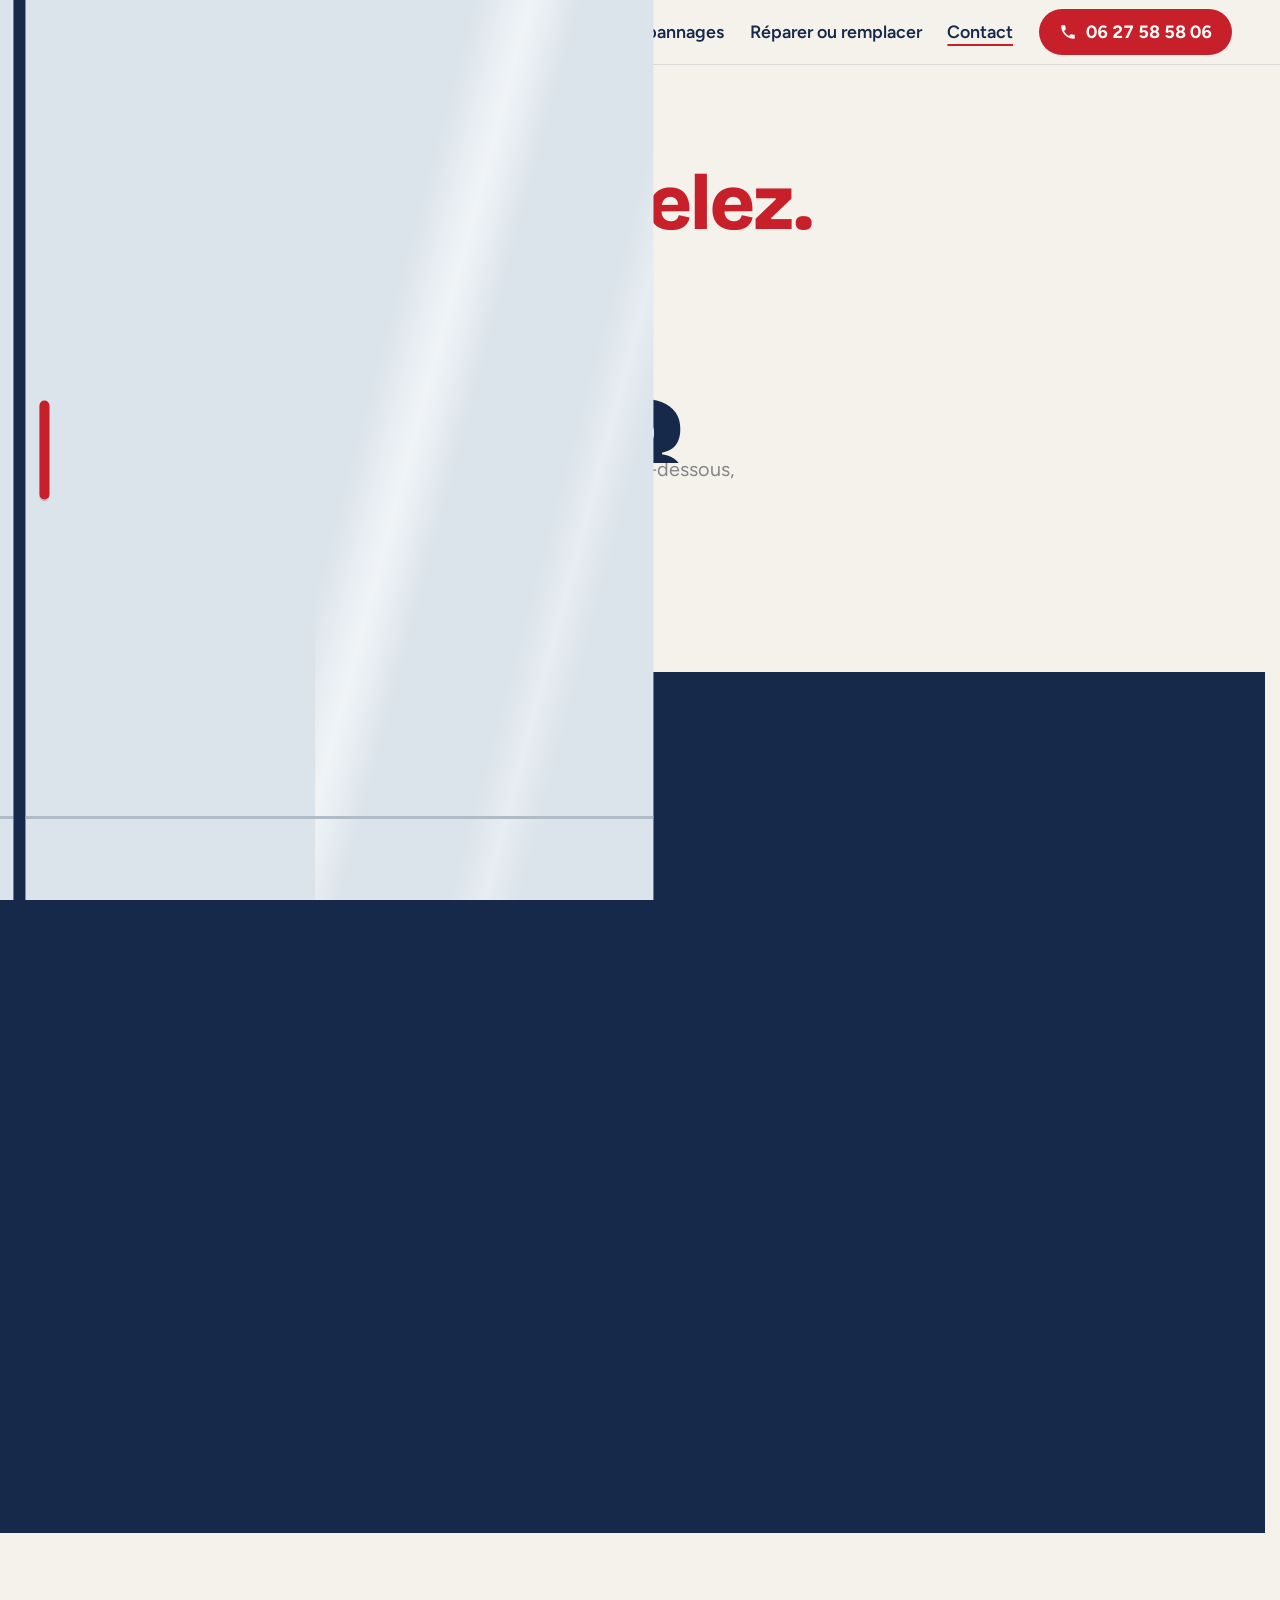
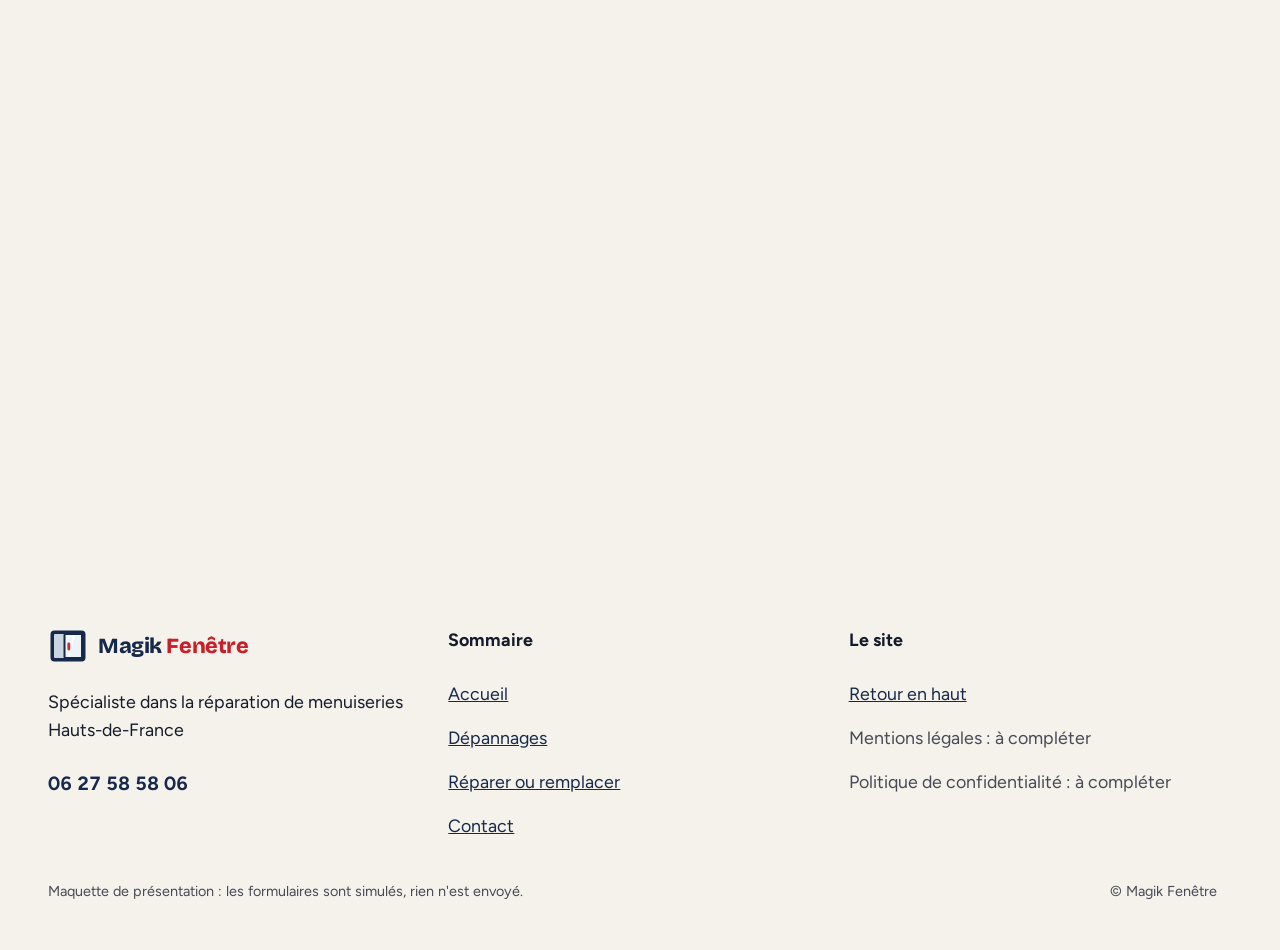
<file: contact.html>
<!doctype html>
<html lang="fr" data-v="2">
<head>
<meta charset="utf-8">
<meta name="viewport" content="width=device-width, initial-scale=1, viewport-fit=cover">
<title>Contact : 06 27 58 58 06 · Magik Fenêtre</title>
<meta name="description" content="Appelez Magik Fenêtre au 06 27 58 58 06, ou décrivez votre panne avec une photo. Hauts-de-France.">
<meta name="robots" content="noindex, nofollow">
<link rel="canonical" href="https://magik-fenetre-maquette.vercel.app/contact">
<style>:root{--fond:#f5f2eb;--texte:#141b2b;--voile-fond:#dbe4eb;--ouverture-fond:#dbe4eb;--menu-fond:#16294a}:root { --entete-h: 72px; --barres-h: 0px; } html { background: var(--fond); color: var(--texte); scrollbar-gutter: stable; } body { margin: 0; background: var(--fond); } html.js:not(.secours):not([data-arrivee="retour"]) [data-anime] { opacity: 0; } html.js:not(.secours):not([data-arrivee="retour"]) [data-anime].vu { opacity: 1; } [data-voile] { position: fixed; inset: 0; z-index: 900; background: var(--voile-fond); transform: translateY(100%); visibility: hidden; pointer-events: none; } html[data-arrivee="voile"]:not(.voile-leve):not(.secours) [data-voile] { transform: none; visibility: visible; } html.secours [data-voile] { visibility: hidden !important; } .ouverture-panneau { position: fixed; inset: 0; z-index: 850; display: none; place-content: center; justify-items: center; background: var(--ouverture-fond, var(--voile-fond)); color: var(--fond); text-align: center; } html.js[data-arrivee="intro"]:not(.secours):not(.intro-finie) .ouverture-panneau { display: grid; } html.defilement-bloque, html.defilement-bloque body, html.js[data-arrivee="intro"]:not(.secours):not(.intro-finie), html.js[data-arrivee="intro"]:not(.secours):not(.intro-finie) body, html[data-arrivee="voile"]:not(.voile-leve):not(.secours), html[data-arrivee="voile"]:not(.voile-leve):not(.secours) body { overflow: hidden; } html.js[data-arrivee="intro"]:not(.secours):not(.intro-finie) { background-color: var(--ouverture-fond, var(--voile-fond)); } html[data-arrivee="voile"]:not(.voile-leve):not(.secours) { background-color: var(--voile-fond); }</style>
<script>(function () {
var d = document.documentElement, ss = null, ls = null;
try { ss = window.sessionStorage; ls = window.localStorage; } catch (e) {}
d.classList.add('js');
var nav = performance.getEntriesByType ? performance.getEntriesByType('navigation')[0] : null;
var type = nav ? nav.type : 'navigate';
var depart = null;
try { depart = JSON.parse(ss.getItem('socle:depart') || 'null'); ss.removeItem('socle:depart'); } catch (e) {}
if (depart && !(Date.now() - depart.t < 15000)) depart = null;
var mode = type === 'back_forward' ? 'retour' : type === 'reload' ? 'intro' : depart ? 'voile' : 'intro';
d.setAttribute('data-arrivee', mode);
if (mode === 'voile' && depart.couleur) d.style.setProperty('--voile-fond', depart.couleur);
if (type === 'reload' && 'scrollRestoration' in history) {
history.scrollRestoration = 'manual';
}
try {
var choisie = ls && ls.getItem('socle:langue');
var langue = (d.lang || '').slice(0, 2);
if (choisie && choisie !== langue && type === 'navigate' && !depart) {
var alt = document.querySelector('link[rel="alternate"][hreflang="' + choisie + '"]');
if (alt) location.replace(new URL(alt.href).pathname + location.search + location.hash);
}
} catch (e) {}
setTimeout(function () { if (!d.classList.contains('demarre')) d.classList.add('secours'); }, 2000);
})();</script>
<link rel="preload" href="/assets/fonts/bricolage-800.woff2" as="font" type="font/woff2" crossorigin>
<link rel="preload" href="/assets/fonts/figtree-400.woff2" as="font" type="font/woff2" crossorigin>
<link rel="stylesheet" href="/assets/css/socle.css?v=2">
<link rel="stylesheet" href="/assets/css/modules.css?v=2">
<link rel="stylesheet" href="/assets/css/site.css?v=2">
<link rel="modulepreload" href="/assets/js/site.js?v=2">
<link rel="modulepreload" href="/assets/js/socle/index.js?v=2">
<script src="/assets/vendor/gsap.min.js" defer></script>
<script src="/assets/vendor/ScrollTrigger.min.js" defer></script>
<script src="/assets/vendor/SplitText.min.js" defer></script>
<script type="module" src="/assets/js/site.js?v=2"></script>
<meta name="theme-color" content="#f5f2eb">
<link rel="icon" href="/assets/images/favicon.svg" type="image/svg+xml">
<link rel="apple-touch-icon" href="/assets/images/apple-touch-icon.png">
<meta property="og:type" content="website">
<meta property="og:site_name" content="Magik Fenêtre">
<meta property="og:locale" content="fr_FR">
<meta property="og:title" content="Contact : 06 27 58 58 06 · Magik Fenêtre">
<meta property="og:description" content="Appelez Magik Fenêtre au 06 27 58 58 06, ou décrivez votre panne avec une photo. Hauts-de-France.">
<meta property="og:url" content="https://magik-fenetre-maquette.vercel.app/contact">
<meta property="og:image" content="https://magik-fenetre-maquette.vercel.app/assets/partage/contact-fr.jpg">
<meta property="og:image:width" content="1200">
<meta property="og:image:height" content="630">
<meta property="og:image:alt" content="Magik Fenêtre : 06 27 58 58 06">
<meta name="twitter:card" content="summary_large_image">
<script type="application/ld+json">{"@context":"https://schema.org","@type":"LocalBusiness","name":"Magik Fenêtre","url":"https://magik-fenetre-maquette.vercel.app/","telephone":"+33627585806","areaServed":{"@type":"AdministrativeArea","name":"Hauts-de-France"},"description":"Spécialiste dans la réparation de menuiseries : remplacement de crémones PVC et aluminium, de roulettes de baies vitrées et de poignées, dépannage toutes menuiseries."}</script>
</head>
<body id="haut">
<div data-voile data-forme="coulisse" data-gouttiere="#dbe4eb" aria-hidden="true"><div class="vantail vantail--g"><span class="vantail-reflet"></span></div><div class="vantail vantail--d"><span class="vantail-poignee"></span><span class="vantail-reflet"></span></div><div class="voile-contenu"><img src="/assets/images/logo.svg" alt="" width="56" height="56"><span data-voile-libelle>Contact</span></div></div>
<div class="ouverture-panneau" data-ouverture data-gouttiere="#dbe4eb" aria-hidden="true">
  <div class="vantail vantail--g"><span class="vantail-reflet"></span></div><div class="vantail vantail--d"><span class="vantail-poignee"></span><span class="vantail-reflet"></span></div>
  <div class="ouverture-centre">
    <img class="ouverture-logo" src="/assets/images/logo.svg" alt="" width="64" height="64" data-ouverture-objet>
    <p class="ouverture-nom">Magik <b>Fenêtre</b></p>
    <p class="ouverture-ligne">Réparation de menuiseries</p>
  </div>
</div>
<a class="evitement" href="#contenu">Aller au contenu</a>
<header data-entete>
  <div class="entete-rangee">
    <a class="entete-logo" href="/" data-libelle="Accueil">
      <img src="/assets/images/logo.svg" alt="" width="36" height="36"><span class="entete-nom">Magik <b>Fenêtre</b></span>
    </a>
    <nav data-nav aria-label="Navigation principale">
      <ul><li><a href="/depannages" data-libelle="Dépannages">Dépannages</a></li><li><a href="/reparer-plutot-que-remplacer" data-libelle="Réparer ou remplacer">Réparer ou remplacer</a></li><li><a href="/contact" data-libelle="Contact" aria-current="page">Contact</a></li></ul>
    </nav>
    <div class="entete-actions">
      <a class="bouton entete-tel" href="tel:+33627585806" aria-label="Appeler le 06 27 58 58 06"><svg class="icone-tel" width="18" height="18" viewBox="0 0 24 24" aria-hidden="true"><path fill="currentColor" d="M6.6 10.8a15.2 15.2 0 0 0 6.6 6.6l2.2-2.2a1 1 0 0 1 1-.25 11.4 11.4 0 0 0 3.6.57 1 1 0 0 1 1 1V20a1 1 0 0 1-1 1A17 17 0 0 1 3 4a1 1 0 0 1 1-1h3.5a1 1 0 0 1 1 1c0 1.25.2 2.45.57 3.57a1 1 0 0 1-.25 1z"/></svg><span>06 27 58 58 06</span></a>
      <button type="button" data-menu-bouton aria-controls="menu" aria-expanded="false" data-libelle-ouvrir="Menu" data-libelle-fermer="Fermer"><span data-libelle-bouton>Menu</span></button>
      <a class="menu-sansjs" href="#menu" data-menu-lien>Menu</a>
    </div>
  </div>
</header>
<script>/* Avant le premier affichage : rangées de la navigation (même règle que ajusterNav dans assets/js/socle/entete.js)
   et hauteur réelle de l'en-tête, pour que rien ne saute quand le JavaScript du site prend la main. */
(function () {
  var h = document.documentElement, u = document.querySelector('[data-nav] ul'), e = document.querySelector('[data-entete]');
  if (u) {
    var deborde = function () { return u.scrollWidth > u.clientWidth + 1; }, c = deborde();
    if (c && window.matchMedia('(min-width: 900px)').matches) {
      h.classList.add('nav-deux-rangees'); c = deborde();
      if (c) { h.classList.add('nav-deux-lignes'); var a = u.querySelector('a'); c = !a || u.getBoundingClientRect().height > a.getBoundingClientRect().height * 2.5; }
      if (c) h.classList.remove('nav-deux-rangees', 'nav-deux-lignes');
    }
    if (c) h.classList.add('nav-compacte');
  }
  if (e) h.style.setProperty('--entete-h', Math.round(e.getBoundingClientRect().height) + 'px');
})();</script>
<span id="menu-ferme" aria-hidden="true"></span>
<div id="menu" data-menu role="dialog" aria-modal="true" aria-label="Menu">
  <p class="menu-sansjs-fermer"><a href="#menu-ferme">Fermer</a></p>
  <ul class="menu-liste"><li style="--i:0"><a href="/" class="menu-lien" data-libelle="Accueil">Accueil</a></li><li style="--i:1"><a href="/depannages" class="menu-lien" data-libelle="Dépannages">Dépannages</a></li><li style="--i:2"><a href="/reparer-plutot-que-remplacer" class="menu-lien" data-libelle="Réparer ou remplacer">Réparer ou remplacer</a></li><li style="--i:3"><a href="/contact" class="menu-lien" data-libelle="Contact" aria-current="page">Contact</a></li></ul>
  <div class="menu-pied">
    <p class="menu-surtitre">Un appel suffit</p>
    <p class="menu-tel"><a href="tel:+33627585806">06 27 58 58 06</a></p>
    <p class="menu-actions"><a class="bouton" href="tel:+33627585806"><svg class="icone-tel" width="18" height="18" viewBox="0 0 24 24" aria-hidden="true"><path fill="currentColor" d="M6.6 10.8a15.2 15.2 0 0 0 6.6 6.6l2.2-2.2a1 1 0 0 1 1-.25 11.4 11.4 0 0 0 3.6.57 1 1 0 0 1 1 1V20a1 1 0 0 1-1 1A17 17 0 0 1 3 4a1 1 0 0 1 1-1h3.5a1 1 0 0 1 1 1c0 1.25.2 2.45.57 3.57a1 1 0 0 1-.25 1z"/></svg>Appeler</a> <a href="/contact#demande" class="bouton bouton--clair" data-libelle="Contact">Décrire ma panne</a></p>
    <p class="menu-zone">Spécialiste dans la réparation de menuiseries · Hauts-de-France</p>
  </div>
</div>
<main id="contenu" tabindex="-1">
<section class="contact-tete" id="debut">
  <div class="conteneur">
    <p class="surtitre" data-anime="gsap">Contact · Hauts-de-France</p>
    <h1 class="contact-titre"><span class="contact-ligne">Une panne ?</span> <span class="contact-ligne contact-ligne--accent">Appelez.</span></h1>
    <p class="contact-numero" data-iris-centre data-info-cle>
      <a href="tel:+33627585806" aria-label="Appeler le 06 27 58 58 06" data-effet="numero"><span class="contact-paire"><span>06</span></span> <span class="contact-paire"><span>27</span></span> <span class="contact-paire"><span>58</span></span> <span class="contact-paire"><span>58</span></span> <span class="contact-paire"><span>06</span></span> </a>
    </p>
    <p class="contact-texte" data-anime="gsap">Le plus simple, c&#39;est un appel. Vous pouvez aussi décrire la panne ci-dessous, avec une photo.</p>
    <p class="contact-actions" data-anime="gsap">
      <a class="bouton" href="tel:+33627585806" data-action-principale data-survol="magnetique"><svg class="icone-tel" width="18" height="18" viewBox="0 0 24 24" aria-hidden="true"><path fill="currentColor" d="M6.6 10.8a15.2 15.2 0 0 0 6.6 6.6l2.2-2.2a1 1 0 0 1 1-.25 11.4 11.4 0 0 0 3.6.57 1 1 0 0 1 1 1V20a1 1 0 0 1-1 1A17 17 0 0 1 3 4a1 1 0 0 1 1-1h3.5a1 1 0 0 1 1 1c0 1.25.2 2.45.57 3.57a1 1 0 0 1-.25 1z"/></svg>Appeler</a>
      <a class="bouton bouton--contour" href="#demande" data-sans-transition>Décrire ma panne</a>
    </p>
  </div>
</section>
<section class="fpe demande" id="demande" data-module="formulaire-par-etapes" aria-labelledby="fpe-titre">
  <div class="conteneur demande-grille">
    <div class="fpe__tete">
      <p class="surtitre" data-anime>Par écrit</p>
      <h2 class="fpe__h2" id="fpe-titre" data-anime="lignes">Décrire ma panne</h2>
      <p class="fpe__intro" data-anime>Quatre questions, puis un récapitulatif. Formulaire de démonstration : rien n&#39;est envoyé.</p>
      <figure class="demande-photo" data-anime>
        <figure class="media demande-media" style="--cadrage:50% 55%">
  <picture>
    <img src="/assets/images/intervention-800.webp" srcset="/assets/images/intervention-480.webp 480w, /assets/images/intervention-640.webp 640w, /assets/images/intervention-800.webp 800w" sizes="(max-width: 760px) 60vw, 22vw" alt="Une baie coulissante chez un client (photo Magik Fenêtre)." width="800" height="1067" loading="lazy" decoding="async">
  </picture>
</figure>
        <figcaption><strong>Une photo aide à repérer la pièce.</strong> Prise de l&#39;intérieur, de face, comme ici : la menuiserie entière, et si possible la pièce en gros plan.</figcaption>
      </figure>
    </div>
    <div class="fpe__carton" data-anime>
      <form class="fpe__form" action="#" method="post"  novalidate>
        <div class="fpe__progression">
          <ol class="fpe__reperes" aria-label="Progression"></ol>
          <div class="fpe__barre" aria-hidden="true"><span></span></div>
          <p class="fpe__etat" aria-live="polite"></p>
        </div>
        <fieldset class="fpe__etape" data-etape="Menuiserie">
          <legend class="fpe__legende"><h3 class="fpe__titre">Sur quelle menuiserie ?</h3></legend>
          <div class="fpe__groupe fpe__cartes" data-libelle="Menuiserie">
            <label class="fpe__carte"><input type="radio" name="menuiserie" value="fenetre" required><svg class="fpe__icone" viewBox="0 0 32 32" aria-hidden="true"><rect x="7" y="4" width="18" height="24" rx="1.5"/><path d="M16 4v24M19 15v4"/></svg><span class="fpe__carte-titre">Fenêtre</span></label><label class="fpe__carte"><input type="radio" name="menuiserie" value="porte-fenetre"><svg class="fpe__icone" viewBox="0 0 32 32" aria-hidden="true"><rect x="8" y="2" width="16" height="28" rx="1.5"/><path d="M8 20h16M20 13v4"/></svg><span class="fpe__carte-titre">Porte-fenêtre</span></label><label class="fpe__carte"><input type="radio" name="menuiserie" value="baie"><svg class="fpe__icone" viewBox="0 0 32 32" aria-hidden="true"><rect x="3" y="6" width="26" height="20" rx="1.5"/><path d="M14 6v20M18 6v20M16 14v4"/><path d="M3 27h26"/></svg><span class="fpe__carte-titre">Baie coulissante</span></label><label class="fpe__carte"><input type="radio" name="menuiserie" value="autre"><svg class="fpe__icone" viewBox="0 0 32 32" aria-hidden="true"><circle cx="16" cy="16" r="12"/><path d="M12.5 12.5a3.5 3.5 0 1 1 5 3.2c-1 .5-1.5 1.2-1.5 2.3M16 22v.5"/></svg><span class="fpe__carte-titre">Autre</span></label>
          </div>
        </fieldset>
        <fieldset class="fpe__etape" data-etape="Panne">
          <legend class="fpe__legende"><h3 class="fpe__titre">Qu&#39;est-ce qui coince ?</h3></legend>
          <fieldset class="fpe__groupe" data-libelle="Pièce en cause">
            <legend class="fpe__groupe-titre">Pièce en cause <i aria-hidden="true">*</i></legend>
            <div class="fpe__puces">
              <label class="fpe__puce"><input type="radio" name="panne" value="roulettes" required><span class="fpe__choix-texte">Roulettes</span></label><label class="fpe__puce"><input type="radio" name="panne" value="cremone"><span class="fpe__choix-texte">Crémone</span></label><label class="fpe__puce"><input type="radio" name="panne" value="poignee"><span class="fpe__choix-texte">Poignée</span></label><label class="fpe__puce"><input type="radio" name="panne" value="autre"><span class="fpe__choix-texte">Je ne sais pas</span></label>
            </div>
          </fieldset>
          <fieldset class="fpe__groupe" data-libelle="Matériau">
            <legend class="fpe__groupe-titre">Matériau <i aria-hidden="true">*</i></legend>
            <div class="fpe__puces">
              <label class="fpe__puce"><input type="radio" name="materiau" value="pvc" required><span class="fpe__choix-texte">PVC</span></label><label class="fpe__puce"><input type="radio" name="materiau" value="alu"><span class="fpe__choix-texte">Aluminium</span></label><label class="fpe__puce"><input type="radio" name="materiau" value="nsp"><span class="fpe__choix-texte">Je ne sais pas</span></label>
            </div>
          </fieldset>
        </fieldset>
        <fieldset class="fpe__etape" data-etape="Photo">
          <legend class="fpe__legende"><h3 class="fpe__titre">Une photo et quelques mots</h3></legend>
          <div class="fpe__champ"><label for="fpe-photo">Photo de la menuiserie (facultatif)</label><input id="fpe-photo" name="photo" type="file" accept="image/*"></div>
          <div class="fpe__champ"><label for="fpe-precisions">Ce que vous constatez (facultatif)</label><textarea id="fpe-precisions" name="precisions" rows="4"></textarea></div>
        </fieldset>
        <fieldset class="fpe__etape" data-etape="Coordonnées">
          <legend class="fpe__legende"><h3 class="fpe__titre">Où vous rappeler ?</h3></legend>
          <div class="fpe__grille">
            <div class="fpe__champ"><label for="fpe-nom">Nom <i aria-hidden="true">*</i></label><input id="fpe-nom" name="nom" autocomplete="name" required></div>
            <div class="fpe__champ"><label for="fpe-tel">Téléphone <i aria-hidden="true">*</i></label><input id="fpe-tel" name="tel" type="tel" inputmode="tel" autocomplete="tel" pattern="[0-9 +().\-]{8,20}" required></div>
            <div class="fpe__champ fpe__champ--large"><label for="fpe-commune">Commune <i aria-hidden="true">*</i></label><input id="fpe-commune" name="commune" autocomplete="address-level2" required></div>
          </div>
          <p class="fpe__aide">Vos coordonnées servent seulement à vous rappeler au sujet de votre panne. Politique de confidentialité : à compléter.</p>
        </fieldset>
        <fieldset class="fpe__etape" data-etape="Récapitulatif" data-recap>
          <legend class="fpe__legende"><h3 class="fpe__titre">Tout est juste ?</h3></legend>
          <div class="fpe__recap"><p>Tout est juste ?</p></div>
        </fieldset>
        <div class="fpe__nav">
          <button class="fpe__bouton fpe__bouton--ligne" type="button" data-precedent>Retour</button>
          <button class="fpe__bouton" type="button" data-suivant>Continuer</button>
          <button class="fpe__bouton" type="submit">Envoyer la demande</button>
        </div>
      </form>
      <div class="fpe__fin" hidden>
        <svg class="fpe__coche" viewBox="0 0 64 64" aria-hidden="true"><circle cx="32" cy="32" r="28"/><path d="M20 33l8 8 16-17"/></svg>
        <h3>Demande prête</h3>
        <p data-resume></p>
        <p>Ceci est une démonstration : rien n&#39;a été envoyé. Sur le site définitif, Magik Fenêtre recevra votre demande.</p>
        <button class="fpe__bouton fpe__bouton--ligne" type="button" data-recommencer>Nouvelle demande</button>
      </div>
    </div>
  </div>
</section>
<section class="ou" id="zone">
  <div class="conteneur ou-grille">
    <div>
      <p class="surtitre" data-anime>Zone d&#39;intervention</p>
      <h2 data-anime="lignes">Toute la région Hauts-de-France.</h2>
      <ul class="ou-liste" data-anime="cascade"><li><span class="zone-code">02</span>Aisne</li><li><span class="zone-code">59</span>Nord</li><li><span class="zone-code">60</span>Oise</li><li><span class="zone-code">62</span>Pas-de-Calais</li><li><span class="zone-code">80</span>Somme</li></ul>
    </div>
    <figure class="ou-carte zone-carte est-allumee" data-visuel data-anime>
      <svg viewBox="0 0 600 720" role="img" aria-label="Carte illustrative de la région : Aisne, Nord, Oise, Pas-de-Calais, Somme">
        <path class="zone-dep" d="M369.1 345.9 L376.1 343.3 L379.7 339.5 L385.7 341.9 L385.7 339.6 L388.2 340.4 L389.5 345.0 L396.4 343.3 L399.3 344.5 L401.1 344.1 L402.0 341.3 L403.7 341.1 L404.0 338.5 L406.2 338.2 L408.9 338.2 L411.2 340.0 L413.1 338.8 L416.0 341.5 L418.2 341.0 L418.8 342.6 L431.0 343.6 L434.2 338.5 L437.7 338.4 L439.0 335.5 L441.2 335.4 L440.9 332.6 L445.9 333.2 L451.1 336.0 L455.0 341.7 L460.4 337.6 L463.7 340.4 L464.4 337.5 L461.7 336.4 L463.6 335.9 L464.1 333.6 L474.7 328.4 L480.8 333.3 L486.3 334.0 L486.9 335.4 L491.1 334.8 L494.3 337.5 L498.2 334.7 L500.7 337.5 L505.9 338.2 L508.2 340.1 L506.5 340.9 L508.7 342.5 L508.3 346.4 L515.3 341.3 L519.3 340.2 L520.5 341.1 L526.7 335.9 L528.2 336.8 L529.3 340.9 L526.2 348.4 L526.5 351.2 L531.2 350.5 L532.5 353.7 L536.3 354.7 L536.8 353.6 L541.2 353.7 L546.5 355.7 L546.6 358.6 L557.6 355.7 L559.8 357.0 L563.9 356.2 L568.6 359.1 L568.4 362.8 L575.6 362.1 L573.2 368.3 L572.6 375.7 L575.7 376.7 L576.0 378.3 L580.0 378.6 L578.6 392.6 L575.6 395.1 L571.9 407.9 L573.4 408.4 L572.8 409.7 L574.3 411.9 L570.3 416.4 L571.9 418.5 L574.7 417.9 L577.5 419.7 L578.8 422.8 L574.9 425.9 L574.2 430.1 L575.4 430.8 L567.5 435.2 L566.3 440.4 L558.3 443.5 L559.1 446.6 L554.9 446.7 L554.6 454.8 L552.7 460.3 L550.1 460.4 L549.5 461.7 L547.0 461.4 L543.6 458.9 L541.0 459.9 L538.2 458.7 L537.6 463.3 L535.0 463.8 L539.4 470.4 L543.1 471.9 L541.5 472.8 L541.8 477.5 L542.5 479.0 L545.1 479.0 L541.5 484.6 L540.0 484.9 L539.7 486.8 L545.0 488.0 L545.0 495.0 L544.2 495.5 L542.3 493.6 L541.2 494.1 L542.2 496.7 L541.4 498.0 L538.1 497.9 L538.4 510.0 L543.4 517.2 L541.9 516.5 L540.3 517.5 L540.0 516.3 L537.5 519.2 L538.4 525.7 L539.4 525.4 L540.0 527.0 L538.0 531.5 L537.1 542.9 L532.7 543.4 L529.2 537.4 L522.7 537.6 L515.6 528.5 L513.6 529.7 L512.7 532.3 L509.9 532.9 L507.1 529.1 L504.8 528.7 L500.3 530.6 L495.6 530.0 L499.0 533.5 L502.9 534.9 L502.2 541.6 L500.6 541.5 L502.7 544.6 L501.5 547.4 L495.9 544.6 L495.9 543.6 L491.7 543.2 L487.3 545.3 L486.9 544.1 L483.0 546.6 L479.8 546.6 L480.0 549.9 L465.8 553.5 L460.8 557.1 L460.8 560.1 L459.8 560.6 L463.8 565.0 L462.3 567.5 L464.3 570.1 L462.8 574.8 L464.1 573.1 L465.6 578.9 L467.5 580.5 L465.9 581.3 L464.7 584.6 L462.3 584.7 L462.6 586.6 L464.5 588.5 L468.2 589.6 L467.1 590.9 L468.2 592.0 L471.5 589.6 L472.7 591.6 L471.2 592.9 L471.2 594.7 L473.1 595.5 L472.6 596.9 L473.9 597.8 L476.7 599.2 L477.6 597.8 L480.0 597.5 L481.7 598.0 L482.0 599.6 L481.3 604.2 L472.3 608.9 L471.4 606.4 L469.3 605.1 L462.7 606.7 L456.6 606.0 L456.3 609.6 L454.2 610.9 L454.6 612.8 L452.3 615.2 L452.9 617.0 L454.6 616.0 L459.8 628.3 L456.9 630.3 L454.0 629.6 L452.3 633.0 L449.9 633.7 L449.9 641.5 L455.3 641.5 L458.4 639.7 L460.6 640.5 L462.0 638.8 L464.7 640.4 L467.7 646.2 L465.0 650.0 L460.1 650.5 L456.8 656.9 L456.4 662.0 L452.5 661.9 L450.6 663.7 L452.6 665.8 L452.8 668.7 L449.3 669.1 L447.3 670.1 L447.7 674.9 L445.3 678.5 L444.5 676.8 L438.4 678.3 L434.4 684.8 L433.2 690.4 L429.3 692.2 L429.9 696.5 L427.1 696.8 L425.5 700.1 L422.2 699.1 L423.5 695.2 L422.2 693.9 L419.2 693.8 L418.0 691.8 L414.1 692.8 L413.4 691.7 L414.5 689.2 L409.7 690.5 L410.2 685.3 L407.3 683.9 L408.8 679.0 L407.2 673.6 L405.6 676.4 L402.9 676.8 L399.8 679.3 L396.4 675.5 L394.8 667.2 L390.8 669.7 L387.0 670.1 L384.0 659.5 L380.5 658.7 L380.1 655.2 L376.2 653.6 L373.9 649.1 L368.0 648.0 L366.8 644.4 L369.9 642.4 L370.6 638.2 L372.6 637.3 L372.4 635.8 L370.9 635.9 L369.8 630.7 L365.3 626.5 L367.6 621.6 L363.5 620.9 L362.3 619.3 L351.2 617.9 L349.4 616.2 L352.9 614.2 L354.2 611.9 L353.6 608.7 L357.1 611.8 L357.9 609.6 L356.0 607.3 L360.2 607.8 L359.7 606.8 L362.1 606.0 L364.3 603.1 L359.1 602.8 L358.0 600.3 L356.5 601.4 L358.2 598.3 L357.4 593.4 L355.0 592.0 L351.8 599.5 L354.7 604.9 L353.8 605.1 L351.3 601.9 L352.5 595.7 L351.1 594.5 L352.0 594.1 L349.6 592.3 L347.7 593.1 L346.5 592.2 L348.1 589.8 L344.3 588.2 L342.3 589.7 L341.2 587.2 L339.1 586.2 L334.5 588.5 L335.9 589.3 L334.8 591.1 L335.8 594.9 L337.8 595.9 L340.5 593.3 L340.4 595.0 L342.2 596.2 L342.4 600.6 L339.9 600.3 L338.6 596.6 L334.7 595.3 L333.8 593.1 L332.2 596.0 L329.1 593.7 L330.3 592.1 L328.8 589.6 L329.7 586.9 L327.4 583.1 L328.6 581.4 L336.7 580.9 L338.3 582.2 L336.2 584.7 L338.2 584.4 L339.6 586.3 L341.7 584.7 L341.6 583.1 L342.6 584.5 L343.6 582.0 L341.9 579.7 L340.5 573.1 L340.7 568.4 L342.5 567.4 L342.7 565.1 L340.4 564.6 L338.7 567.0 L339.5 564.1 L336.4 563.1 L334.6 565.0 L332.9 564.6 L334.3 561.5 L332.2 561.9 L332.6 560.9 L329.2 560.2 L331.3 559.2 L331.5 557.5 L330.1 557.4 L328.5 554.5 L335.7 548.9 L339.5 549.9 L342.5 553.2 L344.0 552.3 L343.6 551.0 L350.0 546.2 L350.8 538.6 L353.9 537.8 L353.0 532.6 L354.3 529.2 L353.6 520.9 L354.5 519.5 L357.0 519.1 L358.9 521.2 L361.1 521.1 L366.6 518.9 L367.8 516.5 L365.4 514.2 L356.3 510.1 L355.8 508.7 L359.5 506.5 L359.5 504.6 L359.0 502.4 L355.0 498.8 L354.2 495.1 L359.1 494.2 L360.3 492.3 L359.9 487.9 L361.0 487.4 L360.5 484.8 L361.5 482.4 L360.0 479.3 L362.4 477.5 L359.2 469.1 L353.6 463.4 L357.4 460.8 L356.5 459.1 L357.4 457.6 L355.9 455.1 L354.2 455.0 L354.5 453.1 L356.4 452.7 L356.5 450.7 L358.3 450.1 L359.0 452.1 L360.3 451.5 L359.6 447.0 L357.7 444.9 L360.0 441.0 L358.5 438.2 L358.6 434.5 L357.5 431.8 L355.0 430.2 L353.7 425.1 L355.0 420.0 L350.7 420.1 L348.2 418.7 L347.4 415.5 L352.2 412.2 L352.5 408.8 L350.6 405.9 L352.0 404.4 L350.7 403.0 L347.2 403.7 L346.2 400.0 L352.1 396.5 L350.9 389.8 L349.1 387.7 L350.1 386.0 L351.9 386.0 L351.5 389.8 L352.5 389.8 L357.4 386.2 L358.8 384.3 L358.1 380.6 L359.5 379.3 L358.0 377.0 L359.1 376.9 L359.3 372.2 L362.2 369.8 L361.9 368.8 L367.5 365.2 L366.5 363.8 L368.2 361.0 L367.1 359.9 L375.0 354.2 L372.9 352.7 L369.2 353.6 L369.1 352.4 L367.5 352.6 L368.6 352.0 L368.1 350.8 L367.6 352.1 L365.7 351.8 L369.1 345.9Z"/><path class="zone-dep" d="M343.3 301.0 L347.2 298.8 L347.0 296.7 L353.4 297.8 L353.7 300.4 L348.7 304.8 L349.7 309.5 L348.5 310.4 L345.9 309.2 L342.6 309.9 L340.3 314.2 L337.5 315.2 L335.3 313.4 L336.0 310.0 L334.1 307.9 L336.3 303.8 L337.0 304.7 L338.0 303.0 L343.3 303.4 L343.3 301.0ZM153.8 44.9 L160.7 45.1 L164.4 49.8 L161.7 45.7 L168.8 40.6 L169.6 36.6 L170.4 40.9 L173.3 40.2 L175.2 42.3 L173.9 42.9 L175.2 44.9 L175.5 42.1 L177.7 41.5 L174.7 39.9 L178.4 38.5 L178.7 35.9 L174.0 33.5 L178.6 34.7 L180.2 37.2 L182.3 37.3 L208.7 28.6 L212.6 31.7 L217.6 31.7 L246.9 20.0 L250.3 27.4 L252.4 45.8 L256.0 49.1 L258.8 49.7 L259.6 54.9 L263.9 63.2 L260.9 64.7 L260.9 66.8 L255.6 71.4 L256.4 72.8 L258.3 72.3 L259.1 74.1 L258.4 81.4 L259.8 88.2 L257.3 92.7 L260.5 92.8 L264.3 103.5 L268.7 103.3 L271.0 100.6 L272.9 103.4 L279.5 102.8 L281.6 104.3 L282.0 109.7 L284.5 113.3 L289.1 116.2 L288.1 118.6 L289.5 119.1 L289.8 121.1 L293.2 122.2 L294.4 129.7 L300.3 133.0 L305.9 130.7 L310.1 136.8 L313.1 135.6 L317.1 140.0 L317.8 136.8 L320.3 136.8 L321.8 134.5 L322.1 129.1 L324.7 128.1 L323.2 124.7 L325.8 122.1 L330.2 122.4 L338.3 115.2 L342.0 116.5 L346.5 113.2 L352.7 115.4 L355.8 112.9 L357.0 109.2 L359.8 111.5 L364.8 110.4 L365.4 113.7 L372.0 125.5 L374.2 127.1 L372.7 130.2 L376.0 132.0 L375.4 133.9 L378.4 134.7 L383.3 133.6 L386.3 137.2 L386.3 140.2 L384.8 141.0 L387.0 144.9 L382.4 147.1 L382.2 150.2 L384.0 153.7 L383.0 155.6 L385.9 158.8 L385.1 161.0 L388.0 164.4 L389.9 169.2 L389.2 173.4 L390.5 175.4 L389.6 178.7 L391.0 179.5 L389.2 180.4 L390.5 182.5 L389.8 186.6 L391.7 190.4 L397.9 192.5 L399.5 195.7 L405.8 196.9 L408.7 200.8 L411.7 198.6 L419.0 196.7 L420.2 195.2 L423.1 195.9 L423.8 192.3 L427.8 187.9 L431.1 189.7 L433.6 189.1 L436.7 191.1 L435.8 194.4 L432.1 198.5 L433.0 202.0 L437.2 199.6 L446.2 197.8 L449.4 201.0 L453.9 199.1 L458.6 204.2 L460.8 209.2 L462.9 209.3 L464.4 211.4 L463.8 214.8 L465.8 216.7 L466.9 227.8 L466.5 232.0 L463.4 237.6 L465.1 239.3 L464.9 243.9 L467.4 246.4 L466.9 248.6 L470.6 252.1 L468.9 252.7 L473.8 257.6 L475.6 257.1 L473.5 252.9 L477.7 255.5 L477.6 249.5 L479.4 244.2 L481.0 243.2 L484.1 244.1 L484.8 242.5 L491.0 243.1 L492.3 241.7 L493.9 242.5 L494.3 245.0 L495.9 244.1 L496.0 242.4 L500.5 242.5 L502.4 244.0 L502.4 245.6 L505.3 247.1 L508.3 246.2 L508.0 250.4 L510.7 250.3 L523.9 243.4 L523.5 246.1 L524.8 244.2 L527.5 245.9 L528.9 243.9 L533.5 242.8 L534.8 240.8 L537.9 246.0 L540.9 246.9 L541.1 248.8 L545.3 252.2 L545.6 255.6 L549.1 254.6 L551.6 258.1 L553.0 257.4 L554.6 261.8 L553.9 265.3 L554.5 266.7 L556.8 266.4 L556.6 271.5 L562.8 270.8 L562.1 267.2 L559.3 266.3 L561.9 261.9 L564.6 263.3 L564.6 265.9 L570.7 266.8 L573.2 273.0 L570.0 276.7 L568.0 276.7 L565.6 279.3 L563.6 283.7 L559.7 284.8 L561.5 289.5 L559.0 296.9 L560.5 297.3 L560.5 299.6 L557.0 303.5 L554.9 308.5 L560.4 310.5 L560.9 308.3 L568.6 308.4 L569.8 312.7 L568.7 316.9 L570.4 317.2 L569.4 318.8 L574.0 323.4 L575.2 327.8 L572.6 330.9 L568.9 332.3 L568.0 334.4 L564.1 335.5 L561.8 334.5 L556.6 344.8 L558.6 348.1 L561.5 348.9 L562.0 350.9 L558.4 355.5 L553.8 357.3 L552.7 356.6 L550.7 358.1 L546.6 358.6 L546.5 355.7 L541.2 353.7 L536.8 353.6 L536.3 354.7 L532.5 353.7 L531.2 350.5 L526.5 351.2 L526.2 348.4 L529.3 340.9 L528.2 336.8 L526.7 335.9 L520.5 341.1 L519.3 340.2 L515.3 341.3 L508.3 346.4 L508.7 342.5 L506.5 340.9 L508.2 340.1 L505.9 338.2 L500.7 337.5 L498.2 334.7 L494.3 337.5 L491.1 334.8 L486.9 335.4 L486.3 334.0 L480.8 333.3 L474.7 328.4 L464.1 333.6 L463.6 335.9 L461.7 336.4 L464.4 337.5 L463.9 340.3 L460.4 337.6 L455.0 341.7 L451.1 336.0 L445.9 333.2 L440.9 332.6 L441.2 335.4 L439.0 335.5 L437.7 338.4 L434.2 338.5 L431.0 343.6 L418.8 342.6 L417.4 340.5 L416.0 341.5 L413.1 338.8 L411.2 340.0 L408.9 338.2 L404.0 338.5 L403.7 341.1 L402.0 341.3 L401.1 344.1 L396.4 343.3 L391.1 345.1 L389.5 345.0 L388.2 340.4 L385.7 339.6 L385.7 341.9 L379.7 339.5 L376.1 343.3 L369.1 345.9 L367.9 343.0 L364.1 343.8 L364.6 341.1 L358.6 341.4 L358.1 337.9 L353.0 335.0 L353.5 333.6 L351.8 332.5 L352.5 328.9 L354.6 328.7 L352.5 326.5 L352.6 324.2 L354.7 324.3 L354.4 325.4 L355.5 325.6 L357.6 321.4 L355.9 314.4 L353.3 312.8 L362.0 305.9 L357.9 304.6 L355.1 300.3 L358.0 298.6 L362.2 298.9 L363.8 295.2 L365.9 294.4 L366.0 293.3 L363.2 291.5 L364.1 290.2 L361.0 289.0 L362.5 283.7 L370.3 282.8 L372.0 278.9 L370.1 279.0 L368.3 275.6 L366.9 276.3 L367.0 275.3 L364.1 274.9 L364.5 269.9 L362.8 269.2 L350.8 266.3 L347.5 267.1 L344.9 265.3 L342.0 268.9 L340.6 268.2 L339.8 269.7 L337.5 268.0 L338.7 266.2 L337.8 264.1 L338.9 263.2 L343.4 262.4 L343.9 263.9 L346.1 263.9 L345.3 263.0 L346.2 261.7 L344.7 260.5 L346.0 258.0 L348.4 255.9 L348.9 257.0 L351.8 255.2 L347.9 251.3 L345.1 245.3 L343.0 245.3 L341.1 242.4 L337.0 240.9 L337.1 238.7 L334.1 234.4 L334.4 232.1 L331.5 227.4 L333.9 228.4 L338.1 227.4 L341.2 225.2 L343.0 221.3 L348.8 220.6 L351.3 215.1 L348.2 213.9 L348.9 210.9 L346.1 211.6 L342.8 215.8 L341.0 214.8 L338.6 215.6 L339.2 212.6 L336.8 210.9 L339.1 208.1 L339.5 203.6 L341.4 204.2 L340.9 203.0 L338.5 202.3 L328.5 194.2 L321.8 195.6 L318.0 198.1 L316.9 197.1 L316.2 198.0 L313.3 197.2 L314.3 196.8 L312.4 195.8 L312.0 193.3 L314.1 189.1 L313.4 186.7 L302.5 190.3 L296.5 189.8 L295.4 183.2 L298.8 183.0 L299.7 178.5 L298.0 174.2 L294.4 173.0 L297.7 165.8 L304.9 159.0 L305.9 160.2 L310.0 158.5 L304.2 150.6 L300.6 149.3 L298.2 146.9 L296.3 148.8 L291.5 148.1 L289.3 150.0 L288.5 152.5 L295.0 157.7 L293.7 159.4 L288.6 157.2 L288.8 160.2 L287.2 159.4 L288.2 162.3 L286.4 163.9 L287.0 165.8 L286.0 166.4 L281.8 163.6 L280.6 161.1 L281.6 159.8 L279.4 158.2 L276.3 159.3 L275.8 157.7 L274.0 158.0 L271.9 156.4 L272.2 160.2 L263.4 162.4 L262.3 160.1 L260.3 159.6 L260.3 157.3 L256.6 158.4 L255.5 156.5 L253.0 158.6 L250.8 158.0 L250.5 160.4 L249.6 159.0 L246.8 160.2 L245.2 158.6 L245.6 155.7 L244.4 154.7 L241.2 157.3 L235.6 158.2 L228.4 151.6 L224.2 150.6 L219.2 143.2 L214.8 146.4 L213.5 146.0 L211.4 142.3 L216.1 137.5 L208.9 131.6 L209.2 129.9 L206.8 128.4 L206.7 125.5 L212.9 120.7 L214.1 121.9 L220.8 117.5 L213.1 112.1 L211.5 113.4 L212.6 116.0 L207.4 113.1 L201.9 112.6 L201.5 111.3 L196.8 114.3 L196.7 111.3 L193.3 112.6 L189.8 111.0 L186.4 106.0 L183.5 103.9 L182.2 104.2 L180.3 92.3 L170.1 68.2 L169.8 64.9 L167.5 61.6 L167.0 57.7 L158.7 46.1 L153.8 44.9Z"/><path class="zone-dep" d="M333.5 588.0 L331.9 586.3 L333.2 584.5 L335.5 584.4 L336.0 585.5 L333.5 588.0ZM98.5 422.4 L99.9 422.7 L100.5 424.9 L103.4 423.6 L105.7 428.2 L109.4 428.1 L109.4 430.7 L105.7 433.2 L106.1 434.7 L109.0 434.5 L109.0 437.0 L111.2 439.5 L114.8 438.8 L116.2 440.3 L120.0 440.3 L124.4 435.5 L127.5 434.0 L130.7 439.8 L135.0 434.0 L136.4 437.1 L138.5 436.5 L138.6 437.4 L140.9 436.0 L142.1 437.5 L147.4 436.8 L147.3 438.5 L149.6 439.2 L149.8 441.0 L152.2 440.8 L153.1 443.7 L150.4 444.1 L153.4 445.1 L156.5 442.0 L157.7 443.0 L162.8 441.9 L164.8 443.6 L168.0 442.6 L170.0 439.4 L176.1 438.8 L180.4 440.6 L183.4 439.3 L188.8 439.5 L189.3 440.9 L195.1 442.7 L199.4 445.7 L202.3 443.8 L205.9 446.2 L205.7 448.9 L209.1 451.1 L211.2 450.1 L212.9 453.2 L216.3 453.4 L221.0 451.3 L222.7 453.0 L227.4 454.2 L229.0 459.5 L231.3 458.8 L232.6 459.9 L230.9 461.7 L233.8 464.0 L239.0 458.3 L242.1 461.9 L245.9 462.8 L246.0 465.5 L251.0 464.6 L249.5 468.1 L251.9 471.2 L252.8 470.5 L253.2 471.4 L255.0 469.1 L254.4 467.9 L256.9 466.7 L258.5 467.8 L260.6 466.5 L262.6 467.0 L262.0 468.5 L263.9 470.6 L262.7 473.0 L263.1 475.7 L267.2 478.8 L271.2 476.0 L270.9 470.3 L271.9 470.3 L274.6 466.0 L274.6 462.8 L278.5 462.4 L281.0 463.9 L282.3 462.3 L284.5 463.0 L284.6 462.1 L289.7 465.6 L293.9 466.6 L296.4 464.0 L294.4 458.1 L295.9 451.9 L305.4 452.3 L306.2 451.2 L305.3 448.9 L308.6 446.3 L307.5 445.2 L308.4 444.5 L311.0 444.3 L313.8 448.9 L313.6 443.9 L309.4 439.3 L313.0 437.1 L312.4 435.9 L314.8 440.4 L317.0 440.2 L318.6 437.1 L321.8 443.7 L320.9 445.1 L323.3 445.7 L322.4 447.2 L323.7 446.0 L324.3 447.7 L325.4 447.3 L326.6 450.5 L325.4 441.8 L330.2 440.9 L331.0 438.4 L333.7 438.8 L333.6 437.6 L336.4 439.2 L336.6 442.1 L338.4 442.2 L338.6 444.6 L340.5 446.0 L341.9 445.1 L343.3 441.1 L346.2 441.8 L347.0 439.5 L345.6 435.9 L351.7 436.2 L350.6 442.1 L351.7 442.9 L354.2 438.4 L358.5 438.2 L360.0 441.0 L357.7 444.9 L359.6 447.0 L360.3 451.5 L359.0 452.1 L358.3 450.1 L356.5 450.7 L356.4 452.7 L354.5 453.1 L354.2 455.0 L355.9 455.1 L357.4 457.6 L356.5 459.1 L357.4 460.8 L353.6 463.4 L359.2 469.1 L362.4 477.5 L360.0 479.3 L361.5 482.4 L360.5 484.8 L361.0 487.4 L359.9 487.9 L360.3 492.3 L359.1 494.2 L354.2 495.1 L354.1 496.5 L355.0 498.8 L359.0 502.4 L359.5 504.6 L359.5 506.5 L356.0 508.2 L356.3 510.1 L365.4 514.2 L367.8 516.5 L366.6 518.9 L361.1 521.1 L358.9 521.2 L357.0 519.1 L354.5 519.5 L353.6 520.9 L354.3 529.2 L353.0 532.6 L353.9 537.8 L350.8 538.6 L350.0 546.2 L343.6 551.0 L344.0 552.3 L342.5 553.2 L339.5 549.9 L335.7 548.9 L328.5 554.5 L330.1 557.4 L331.5 557.5 L331.3 559.2 L329.2 560.2 L332.6 560.9 L332.2 561.9 L334.3 561.5 L332.9 564.6 L334.6 565.0 L336.4 563.1 L339.5 564.1 L338.7 567.0 L340.4 564.6 L342.7 565.1 L342.5 567.4 L340.7 568.4 L340.5 573.1 L341.9 579.7 L343.6 582.0 L342.6 584.5 L341.6 583.1 L341.7 584.7 L339.6 586.3 L338.2 584.4 L336.2 584.7 L338.3 582.2 L336.7 580.9 L328.6 581.4 L327.4 583.1 L329.7 586.9 L328.8 589.6 L330.3 592.1 L329.1 593.7 L332.2 596.0 L333.8 593.1 L334.7 595.3 L338.6 596.6 L339.9 600.3 L342.4 600.6 L342.2 596.2 L340.4 595.0 L340.5 593.3 L337.8 595.9 L335.8 594.9 L334.8 591.1 L335.9 589.3 L334.5 588.5 L336.7 586.6 L340.0 586.5 L342.3 589.7 L344.3 588.2 L348.1 589.8 L346.4 591.3 L347.7 593.1 L349.6 592.3 L352.0 594.1 L351.3 595.1 L352.5 595.0 L351.3 601.9 L353.8 605.1 L354.7 604.9 L351.8 599.5 L355.0 592.0 L358.2 594.4 L357.3 596.7 L358.2 598.3 L356.5 601.4 L358.0 600.3 L359.1 602.8 L364.3 603.1 L362.1 606.0 L359.7 606.8 L360.2 607.8 L356.0 607.3 L357.9 609.6 L357.1 611.8 L353.6 608.7 L354.2 611.9 L351.8 615.1 L349.0 616.2 L346.4 620.8 L348.1 626.0 L341.8 624.8 L341.6 625.8 L337.1 624.0 L336.6 625.6 L335.6 624.6 L333.7 626.3 L332.1 630.1 L330.6 629.3 L329.3 624.0 L327.0 625.9 L324.9 625.1 L323.8 628.4 L322.4 627.2 L320.5 628.2 L316.2 625.9 L315.0 628.4 L313.5 627.7 L310.2 630.5 L307.1 630.5 L305.2 626.0 L302.2 626.4 L298.3 622.2 L293.3 624.9 L294.3 626.6 L290.3 626.5 L293.9 628.9 L292.2 630.5 L287.4 633.3 L283.8 633.4 L281.7 627.4 L278.0 632.0 L276.6 632.2 L275.0 631.3 L276.0 629.1 L272.6 625.0 L267.3 621.3 L265.5 621.7 L264.0 618.9 L262.0 622.8 L259.5 623.0 L257.1 627.0 L254.2 627.3 L253.4 623.9 L249.4 621.9 L248.4 614.0 L247.2 616.6 L245.8 616.5 L246.0 614.7 L244.5 615.6 L244.1 621.6 L236.1 619.5 L238.7 616.1 L237.9 614.7 L233.2 612.9 L232.5 610.7 L230.5 610.6 L229.9 609.0 L225.4 611.2 L226.5 607.6 L221.1 605.6 L216.9 606.5 L213.9 603.6 L210.6 607.1 L203.3 595.9 L201.2 595.3 L199.3 596.1 L199.0 598.5 L196.9 600.1 L196.4 603.3 L185.4 606.0 L182.8 604.9 L186.5 601.2 L183.2 597.1 L178.7 599.3 L174.9 598.5 L176.1 600.2 L173.5 602.1 L171.4 599.5 L172.7 597.4 L169.3 594.8 L167.3 597.6 L167.0 593.9 L165.6 593.2 L162.7 595.3 L162.0 594.0 L159.7 594.5 L158.1 593.1 L158.4 588.6 L156.8 589.5 L156.4 588.1 L154.7 590.0 L149.9 591.6 L147.2 594.8 L144.9 594.6 L141.0 598.5 L135.5 596.1 L130.9 600.2 L125.9 599.2 L117.8 602.6 L116.6 598.7 L110.3 600.2 L108.8 601.9 L108.4 598.6 L106.9 597.4 L104.0 599.2 L104.4 597.9 L102.4 597.3 L102.2 595.8 L100.8 595.7 L99.9 597.3 L98.7 595.5 L93.0 598.9 L90.5 597.3 L89.5 592.9 L87.4 592.8 L85.1 589.0 L88.8 587.9 L88.8 584.8 L90.1 584.1 L84.6 581.2 L84.7 578.8 L83.1 581.5 L82.0 580.7 L83.6 572.7 L89.4 570.0 L92.6 570.7 L93.6 569.3 L95.2 575.5 L99.8 577.1 L102.2 569.0 L100.4 568.7 L101.2 564.5 L98.6 563.0 L96.3 563.7 L96.9 559.3 L95.3 554.8 L96.7 549.7 L93.5 544.0 L94.1 541.0 L86.2 532.6 L90.1 529.0 L85.9 529.7 L84.9 528.0 L86.9 524.0 L86.8 520.3 L87.8 519.8 L87.0 518.2 L88.7 518.3 L89.8 515.8 L92.2 514.9 L91.5 513.0 L97.0 509.2 L96.3 505.1 L97.9 503.3 L99.5 503.5 L99.8 499.5 L96.2 496.6 L95.2 497.7 L93.8 497.1 L91.0 503.9 L89.9 500.6 L85.4 499.3 L87.4 496.3 L90.3 494.8 L89.1 493.0 L91.6 488.9 L86.8 487.2 L88.0 482.0 L84.9 477.0 L82.9 477.0 L81.8 478.7 L82.1 476.2 L80.4 476.3 L86.1 475.8 L86.4 473.6 L84.0 474.3 L83.9 471.8 L81.0 469.9 L85.6 465.8 L86.4 463.6 L85.6 460.3 L81.9 457.0 L83.9 456.2 L86.4 452.6 L86.7 448.3 L92.4 445.8 L92.2 441.7 L90.0 439.6 L86.9 441.9 L85.1 445.4 L83.1 445.8 L80.2 441.6 L83.3 437.9 L84.5 438.5 L85.2 437.4 L84.7 429.8 L86.7 430.9 L91.1 428.4 L89.8 425.2 L92.0 420.8 L94.4 422.8 L98.5 422.4Z"/><path class="zone-dep" d="M153.8 44.9 L158.7 46.1 L167.0 57.7 L167.5 61.6 L169.8 64.9 L170.1 68.2 L180.3 92.3 L182.2 104.2 L183.5 103.9 L186.4 106.0 L189.8 111.0 L193.3 112.6 L196.7 111.3 L196.8 114.3 L201.5 111.3 L201.9 112.6 L207.4 113.1 L212.6 116.0 L211.5 113.4 L213.1 112.1 L220.8 117.5 L214.1 121.9 L212.9 120.7 L206.7 125.5 L206.8 128.4 L209.2 129.9 L208.9 131.6 L216.1 137.5 L211.4 142.3 L213.5 146.0 L214.8 146.4 L219.2 143.2 L224.2 150.6 L228.4 151.6 L235.6 158.2 L241.2 157.3 L244.4 154.7 L245.6 155.7 L245.2 158.6 L246.8 160.2 L249.6 159.0 L250.5 160.4 L250.8 158.0 L253.0 158.6 L255.5 156.5 L256.6 158.4 L260.3 157.3 L260.3 159.6 L262.3 160.1 L263.4 162.4 L272.2 160.2 L271.9 156.4 L274.0 158.0 L275.8 157.7 L276.3 159.3 L279.4 158.2 L281.6 159.8 L280.6 161.1 L281.8 163.6 L286.0 166.4 L287.0 165.8 L286.4 163.9 L288.2 162.3 L287.2 159.4 L288.8 160.2 L288.6 157.2 L293.7 159.4 L295.0 157.7 L288.5 152.5 L289.3 150.0 L291.5 148.1 L296.3 148.8 L298.2 146.9 L300.6 149.3 L304.2 150.6 L310.0 158.5 L305.9 160.2 L304.9 159.0 L297.7 165.8 L294.4 173.0 L298.0 174.2 L299.7 178.5 L298.8 183.0 L295.4 183.2 L296.5 189.8 L302.5 190.3 L313.4 186.7 L314.1 189.1 L312.0 193.3 L312.4 195.8 L314.3 196.8 L313.3 197.2 L316.2 198.0 L316.9 197.1 L318.0 198.1 L321.8 195.6 L328.5 194.2 L341.4 203.9 L339.5 203.6 L339.1 208.1 L336.8 210.9 L339.2 212.6 L338.6 215.6 L341.0 214.8 L342.8 215.8 L346.1 211.6 L348.6 210.7 L348.2 213.9 L351.3 215.1 L348.8 220.6 L343.0 221.3 L341.2 225.2 L338.8 227.0 L335.7 228.4 L331.5 227.4 L334.4 232.1 L334.1 234.4 L337.1 238.7 L337.0 240.9 L341.1 242.4 L343.0 245.3 L345.1 245.3 L347.9 251.3 L351.8 255.2 L348.9 257.0 L348.4 255.9 L346.0 258.0 L344.7 260.5 L346.2 261.7 L345.3 263.0 L346.1 263.9 L343.9 263.9 L343.4 262.4 L338.9 263.2 L337.8 264.1 L338.7 266.2 L337.5 268.0 L339.8 269.7 L340.6 268.2 L342.0 268.9 L344.9 265.3 L347.5 267.1 L350.8 266.3 L362.8 269.2 L364.5 269.9 L364.1 274.9 L367.0 275.3 L366.9 276.3 L368.3 275.6 L370.1 279.0 L372.0 278.9 L370.3 282.8 L362.5 283.7 L361.0 289.0 L364.1 290.2 L363.2 291.5 L366.0 293.3 L365.9 294.4 L363.8 295.2 L362.2 298.9 L358.0 298.6 L355.1 300.3 L357.9 304.6 L362.0 305.9 L353.3 312.8 L355.9 314.4 L357.6 321.4 L355.5 325.6 L354.4 325.4 L354.7 324.3 L352.6 324.2 L352.5 326.5 L354.6 328.7 L352.2 329.3 L351.8 332.5 L353.0 333.1 L349.9 335.6 L341.8 332.6 L342.1 331.7 L340.2 332.9 L338.2 331.4 L329.9 336.7 L329.3 334.7 L324.8 332.9 L322.3 336.2 L320.0 334.5 L319.1 338.8 L318.5 337.8 L315.2 338.1 L311.1 341.0 L311.6 343.0 L308.9 343.2 L306.1 340.4 L307.8 338.7 L310.1 338.7 L311.6 336.5 L308.9 331.0 L307.2 330.4 L307.7 325.9 L305.8 325.6 L303.0 327.7 L303.0 330.0 L302.0 329.3 L300.8 328.9 L298.7 331.7 L297.9 330.4 L294.3 335.6 L293.7 333.8 L291.6 336.5 L287.3 337.5 L285.3 334.7 L289.4 331.0 L288.5 328.7 L292.9 321.8 L292.0 314.2 L289.2 316.2 L286.8 315.4 L282.7 311.2 L278.7 310.5 L279.7 316.1 L276.1 318.4 L280.6 322.7 L277.9 324.7 L273.5 320.5 L271.5 321.0 L268.2 319.1 L266.8 320.8 L265.0 319.9 L263.0 316.3 L260.1 315.8 L256.1 317.1 L255.8 315.3 L252.8 315.0 L251.5 312.8 L254.9 307.8 L253.3 307.0 L251.3 308.2 L249.2 306.1 L246.9 308.3 L247.4 312.0 L244.5 314.8 L240.9 306.7 L234.4 307.5 L229.3 309.7 L224.3 322.6 L222.2 322.8 L221.4 318.9 L218.6 318.5 L219.2 317.3 L217.0 315.5 L216.6 317.3 L213.8 316.3 L216.0 308.6 L215.1 307.2 L217.3 304.9 L216.4 302.5 L218.4 302.0 L219.2 299.5 L221.1 300.2 L222.5 296.1 L225.8 294.6 L228.4 295.3 L237.2 290.5 L235.1 286.5 L233.0 286.3 L230.5 283.8 L228.4 279.5 L221.9 280.3 L220.4 278.1 L219.2 278.6 L217.0 281.4 L215.1 280.9 L212.9 286.1 L210.5 287.0 L209.8 286.5 L210.8 284.4 L205.4 277.3 L201.9 278.3 L205.2 282.1 L204.4 284.8 L203.0 282.7 L198.8 285.2 L193.2 280.1 L188.6 285.5 L188.0 284.5 L183.8 286.1 L184.7 284.6 L182.1 283.3 L178.0 286.1 L174.6 286.1 L169.8 291.7 L169.1 289.1 L165.7 285.8 L164.1 285.5 L163.0 288.0 L159.1 286.3 L158.9 288.3 L157.7 288.7 L157.1 283.8 L155.2 282.7 L155.2 280.7 L153.9 280.6 L153.1 278.4 L155.4 273.1 L149.9 271.7 L147.9 268.6 L146.7 269.0 L145.8 267.8 L142.8 268.4 L136.2 264.0 L134.6 264.1 L133.0 261.5 L130.8 262.8 L127.3 258.9 L133.2 254.9 L133.7 252.0 L131.8 249.9 L128.6 249.5 L124.9 255.1 L122.7 255.1 L120.8 254.4 L120.8 253.0 L117.5 253.1 L115.7 250.9 L115.8 248.3 L113.1 247.7 L111.8 245.6 L108.0 245.1 L102.7 240.6 L97.5 239.9 L94.2 240.0 L89.1 242.4 L90.0 243.1 L87.7 244.7 L83.1 245.4 L81.2 246.8 L80.2 245.4 L80.5 246.9 L75.5 249.5 L74.9 247.1 L71.5 246.7 L71.7 244.0 L68.8 240.3 L68.5 237.6 L65.0 237.4 L62.9 235.0 L59.4 235.5 L56.4 230.0 L54.3 229.5 L59.9 186.8 L61.5 186.8 L62.5 190.0 L63.2 189.1 L64.6 190.0 L70.0 195.2 L74.2 195.8 L69.7 194.1 L67.9 192.1 L66.7 187.9 L65.0 186.2 L64.4 187.2 L58.2 176.3 L58.1 155.5 L55.1 137.7 L57.5 132.6 L55.4 130.3 L57.8 129.2 L57.7 132.4 L58.5 129.3 L60.1 128.2 L60.9 129.0 L59.2 130.5 L62.1 129.3 L63.2 131.1 L61.0 128.4 L61.6 122.4 L63.8 117.2 L63.4 106.1 L58.4 91.4 L59.2 85.9 L70.9 83.5 L75.8 79.5 L84.6 68.3 L97.9 60.6 L110.3 56.7 L111.1 58.7 L112.3 58.0 L111.2 56.8 L114.6 56.1 L111.9 55.7 L115.5 54.5 L119.2 55.3 L124.2 51.7 L148.9 47.8 L150.1 45.8 L153.8 44.9Z"/><path class="zone-dep" d="M20.2 329.4 L34.0 316.5 L39.9 297.2 L44.0 290.3 L48.5 286.4 L55.9 283.6 L54.9 285.6 L57.7 290.0 L62.0 293.2 L65.3 291.4 L68.1 291.9 L71.3 293.3 L71.7 295.6 L71.8 294.1 L77.0 296.5 L79.0 294.0 L76.5 290.5 L76.6 287.6 L74.9 284.7 L70.1 283.3 L67.7 284.7 L65.8 282.8 L61.5 275.4 L61.2 271.8 L55.4 272.0 L52.9 270.6 L50.6 263.8 L54.1 240.0 L65.3 240.4 L67.9 238.7 L67.9 240.4 L71.7 244.0 L71.5 246.7 L74.9 247.1 L75.5 249.5 L80.5 246.9 L80.2 245.4 L81.2 246.8 L83.1 245.4 L87.7 244.7 L90.0 243.1 L89.1 242.4 L94.2 240.0 L98.9 240.0 L103.8 241.2 L108.0 245.1 L111.8 245.6 L113.1 247.7 L115.8 248.3 L115.7 250.9 L117.5 253.1 L120.8 253.0 L120.8 254.4 L122.7 255.1 L124.9 255.1 L128.6 249.5 L131.8 249.9 L133.7 252.0 L133.2 254.9 L127.3 258.9 L130.8 262.8 L133.0 261.5 L134.6 264.1 L136.2 264.0 L142.8 268.4 L145.8 267.8 L146.7 269.0 L147.9 268.6 L149.9 271.7 L155.4 273.1 L153.1 278.4 L153.9 280.6 L155.2 280.7 L155.2 282.7 L157.1 283.8 L157.7 288.7 L158.9 288.3 L159.1 286.3 L163.0 288.0 L164.1 285.5 L165.7 285.8 L169.1 289.1 L169.8 291.7 L174.6 286.1 L178.0 286.1 L182.1 283.3 L184.7 284.6 L183.8 286.1 L188.0 284.5 L188.6 285.5 L193.2 280.1 L198.8 285.2 L203.0 282.7 L204.4 284.8 L205.2 282.1 L201.9 278.3 L205.4 277.3 L210.8 284.4 L209.8 286.5 L210.5 287.0 L212.9 286.1 L215.1 280.9 L217.0 281.4 L219.2 278.6 L220.4 278.1 L221.9 280.3 L228.4 279.5 L230.5 283.8 L233.0 286.3 L235.1 286.5 L237.2 290.5 L228.4 295.3 L225.8 294.6 L222.5 296.1 L221.1 300.2 L219.2 299.5 L218.4 302.0 L216.4 302.5 L217.3 304.9 L215.1 307.2 L216.0 308.6 L213.8 316.3 L216.6 317.3 L217.0 315.5 L219.2 317.3 L218.6 318.5 L221.4 318.9 L222.2 322.8 L224.3 322.6 L229.3 309.7 L234.4 307.5 L240.9 306.7 L244.5 314.8 L247.4 312.0 L246.9 308.3 L249.2 306.1 L251.3 308.2 L253.3 307.0 L254.9 307.8 L251.5 312.8 L252.8 315.0 L255.8 315.3 L256.1 317.1 L260.1 315.8 L263.0 316.3 L265.0 319.9 L266.8 320.8 L268.2 319.1 L271.5 321.0 L273.5 320.5 L277.9 324.7 L280.6 322.7 L276.1 318.4 L279.7 316.1 L278.4 311.1 L280.2 310.7 L284.4 312.3 L286.8 315.4 L289.2 316.2 L292.0 314.2 L292.6 315.7 L292.9 321.8 L288.5 328.7 L289.4 331.0 L285.3 334.7 L287.3 337.5 L291.6 336.5 L293.7 333.8 L294.3 335.6 L297.9 330.4 L298.7 331.7 L300.8 328.9 L303.0 330.0 L303.0 327.7 L305.8 325.6 L307.7 325.9 L307.2 330.4 L308.9 331.0 L311.6 336.5 L310.1 338.7 L307.8 338.7 L306.1 340.4 L308.9 343.2 L311.6 343.0 L311.1 341.0 L315.2 338.1 L318.5 337.8 L319.1 338.8 L320.0 334.5 L322.3 336.2 L324.8 332.9 L329.3 334.7 L329.9 336.7 L338.2 331.4 L340.2 332.9 L342.1 331.7 L341.8 332.6 L349.9 335.6 L353.0 333.1 L353.0 335.0 L358.1 337.9 L358.6 341.4 L364.6 341.1 L364.1 343.8 L367.9 343.0 L369.1 345.9 L365.7 351.8 L367.6 352.1 L368.1 350.8 L368.6 352.0 L367.5 352.6 L369.1 352.4 L369.9 353.8 L372.9 352.7 L375.0 354.2 L372.9 356.1 L367.1 359.9 L368.2 361.0 L366.5 363.8 L367.5 365.2 L361.9 368.8 L362.2 369.8 L359.3 372.2 L359.1 376.9 L358.0 377.0 L359.5 379.3 L358.1 380.6 L358.8 384.3 L357.4 386.2 L352.5 389.8 L351.5 389.8 L351.9 386.0 L350.1 386.0 L349.1 387.7 L350.9 389.8 L352.1 396.5 L346.2 400.0 L347.2 403.7 L350.7 403.0 L352.0 404.4 L350.6 405.9 L352.5 408.8 L352.2 412.2 L347.4 415.5 L349.2 419.8 L355.0 420.0 L353.7 425.1 L355.0 430.2 L357.5 431.8 L358.6 434.5 L358.9 438.3 L354.2 438.4 L351.7 442.9 L350.6 442.1 L351.7 436.2 L345.6 435.9 L347.0 439.5 L346.2 441.8 L343.3 441.1 L341.9 445.1 L340.5 446.0 L338.6 444.6 L338.4 442.2 L336.6 442.1 L336.4 439.2 L333.6 437.6 L333.7 438.8 L331.0 438.4 L330.2 440.9 L325.4 441.8 L326.6 450.5 L325.4 447.3 L324.3 447.7 L323.7 446.0 L322.4 447.2 L323.3 445.7 L320.9 445.1 L321.8 443.7 L318.6 437.1 L317.0 440.2 L314.8 440.4 L312.4 435.9 L313.0 437.1 L309.4 439.3 L313.6 443.9 L313.8 448.9 L311.0 444.3 L308.4 444.5 L307.5 445.2 L308.6 446.3 L305.3 448.9 L306.2 451.2 L305.4 452.3 L295.9 451.9 L294.4 458.1 L296.4 464.0 L293.9 466.6 L289.7 465.6 L284.6 462.1 L284.5 463.0 L282.3 462.3 L281.0 463.9 L278.5 462.4 L274.6 462.8 L274.6 466.0 L271.9 470.3 L270.9 470.3 L271.2 476.0 L267.2 478.8 L263.1 475.7 L262.7 473.0 L263.9 470.6 L262.0 468.5 L262.6 467.0 L260.6 466.5 L258.5 467.8 L256.9 466.7 L254.4 467.9 L255.0 469.1 L253.2 471.4 L252.8 470.5 L251.9 471.2 L249.5 468.1 L251.0 464.6 L246.0 465.5 L245.9 462.8 L242.1 461.9 L239.0 458.3 L233.8 464.0 L230.9 461.7 L232.6 459.9 L231.3 458.8 L229.0 459.5 L227.4 454.2 L225.6 453.3 L222.7 453.0 L221.0 451.3 L216.3 453.4 L212.9 453.2 L211.2 450.1 L209.1 451.1 L205.7 448.9 L205.9 446.2 L202.3 443.8 L199.4 445.7 L195.1 442.7 L189.3 440.9 L188.8 439.5 L183.4 439.3 L180.4 440.6 L177.7 438.9 L170.0 439.4 L166.7 443.2 L164.4 443.7 L160.8 441.6 L157.7 443.0 L156.5 442.0 L153.4 445.1 L150.4 444.1 L153.1 443.7 L152.2 440.8 L149.8 441.0 L149.6 439.2 L147.3 438.5 L147.4 436.8 L142.1 437.5 L140.9 436.0 L138.6 437.4 L138.5 436.5 L136.4 437.1 L135.0 434.0 L130.7 439.8 L127.5 434.0 L124.4 435.5 L120.0 440.3 L116.2 440.3 L114.8 438.8 L111.2 439.5 L109.0 437.0 L109.0 434.5 L106.1 434.7 L105.7 433.2 L109.4 430.7 L109.4 428.1 L105.7 428.2 L103.4 423.6 L100.5 424.9 L96.5 416.8 L93.5 415.6 L91.3 408.8 L88.8 405.7 L87.2 396.1 L85.6 395.0 L86.2 391.6 L84.5 387.5 L84.7 383.8 L80.6 380.5 L78.0 374.0 L63.4 366.5 L58.4 360.3 L57.4 356.9 L48.6 350.8 L46.4 345.7 L43.2 343.5 L41.6 343.8 L37.6 338.7 L34.4 337.9 L33.3 335.1 L34.6 335.9 L35.3 330.4 L33.3 328.5 L28.4 327.9 L25.6 332.0 L23.2 331.7 L23.1 329.9 L21.1 330.7 L20.2 329.4Z"/>
        <text class="zone-num" x="428.1" y="509.9" text-anchor="middle" dominant-baseline="middle">02</text><text class="zone-num" x="372" y="217.7" text-anchor="middle" dominant-baseline="middle">59</text><text class="zone-num" x="238.7" y="528.2" text-anchor="middle" dominant-baseline="middle">60</text><text class="zone-num" x="233.6" y="231.8" text-anchor="middle" dominant-baseline="middle">62</text><text class="zone-num" x="219.5" y="360.1" text-anchor="middle" dominant-baseline="middle">80</text>
      </svg>
    </figure>
  </div>
</section>
</main>
<footer class="pied" id="pied">
  <div class="conteneur pied-grille">
    <div class="pied-marque">
      <p class="pied-nom"><img src="/assets/images/logo.svg" alt="" width="40" height="40"><span>Magik <b>Fenêtre</b></span></p>
      <p>Spécialiste dans la réparation de menuiseries<br>Hauts-de-France</p>
      <p><a class="pied-tel" href="tel:+33627585806">06 27 58 58 06</a></p>
    </div>
    <nav aria-label="Sommaire">
      <p><strong>Sommaire</strong></p>
      <ul><li><a href="/" data-libelle="Accueil">Accueil</a></li><li><a href="/depannages" data-libelle="Dépannages">Dépannages</a></li><li><a href="/reparer-plutot-que-remplacer" data-libelle="Réparer ou remplacer">Réparer ou remplacer</a></li><li><a href="/contact" data-libelle="Contact" aria-current="page">Contact</a></li></ul>
    </nav>
    <div>
      <p><strong>Le site</strong></p>
      <ul>
        <li><a href="#haut" data-sans-transition>Retour en haut</a></li>
        <li class="pied-legal">Mentions légales : à compléter</li>
        <li class="pied-legal">Politique de confidentialité : à compléter</li>
      </ul>
    </div>
  </div>
  <div class="conteneur pied-bas"><p>Maquette de présentation : les formulaires sont simulés, rien n&#39;est envoyé.</p><p>© Magik Fenêtre</p></div>
</footer>
<div data-barre-fixe>
  <a class="bouton" href="tel:+33627585806"><svg class="icone-tel" width="18" height="18" viewBox="0 0 24 24" aria-hidden="true"><path fill="currentColor" d="M6.6 10.8a15.2 15.2 0 0 0 6.6 6.6l2.2-2.2a1 1 0 0 1 1-.25 11.4 11.4 0 0 0 3.6.57 1 1 0 0 1 1 1V20a1 1 0 0 1-1 1A17 17 0 0 1 3 4a1 1 0 0 1 1-1h3.5a1 1 0 0 1 1 1c0 1.25.2 2.45.57 3.57a1 1 0 0 1-.25 1z"/></svg>Appeler</a>
  <a class="bouton bouton--contour" href="/contact#demande" data-libelle="Contact">Décrire ma panne</a>
</div>
</body>
</html>
</file>
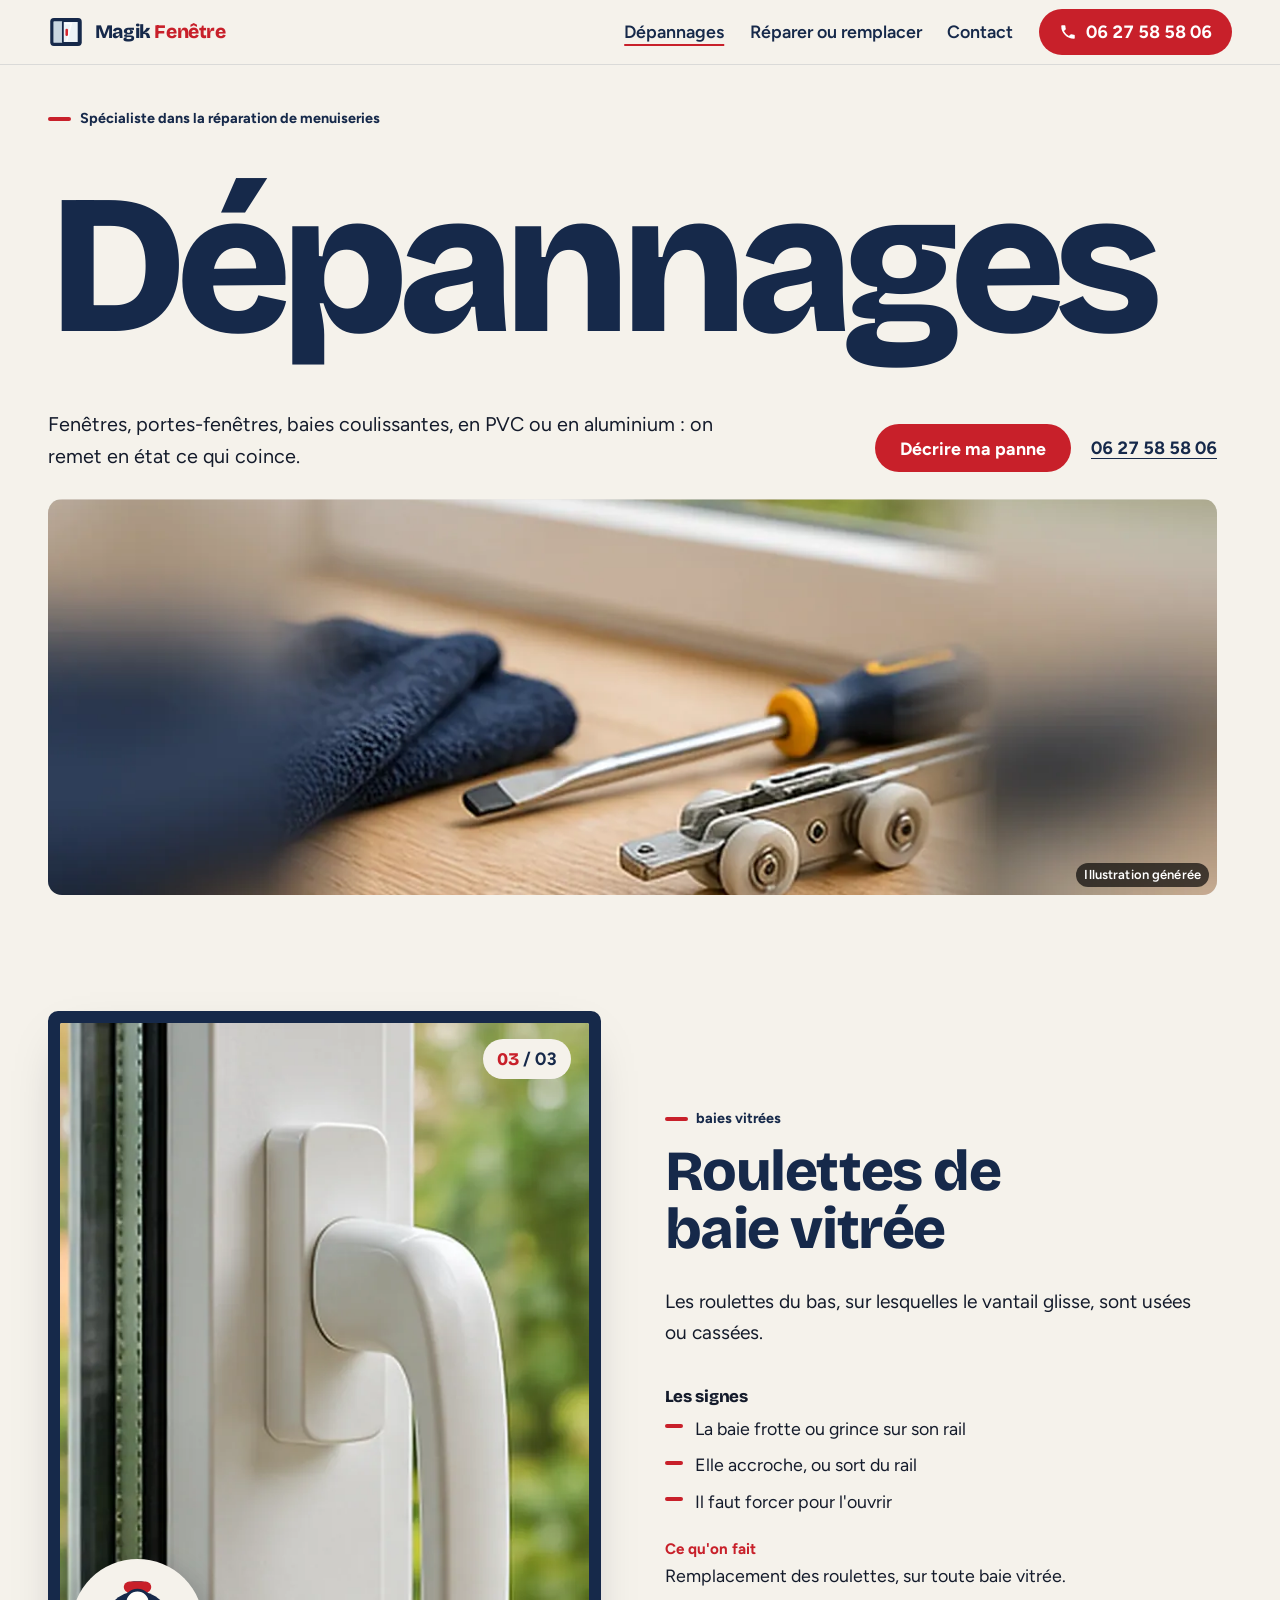
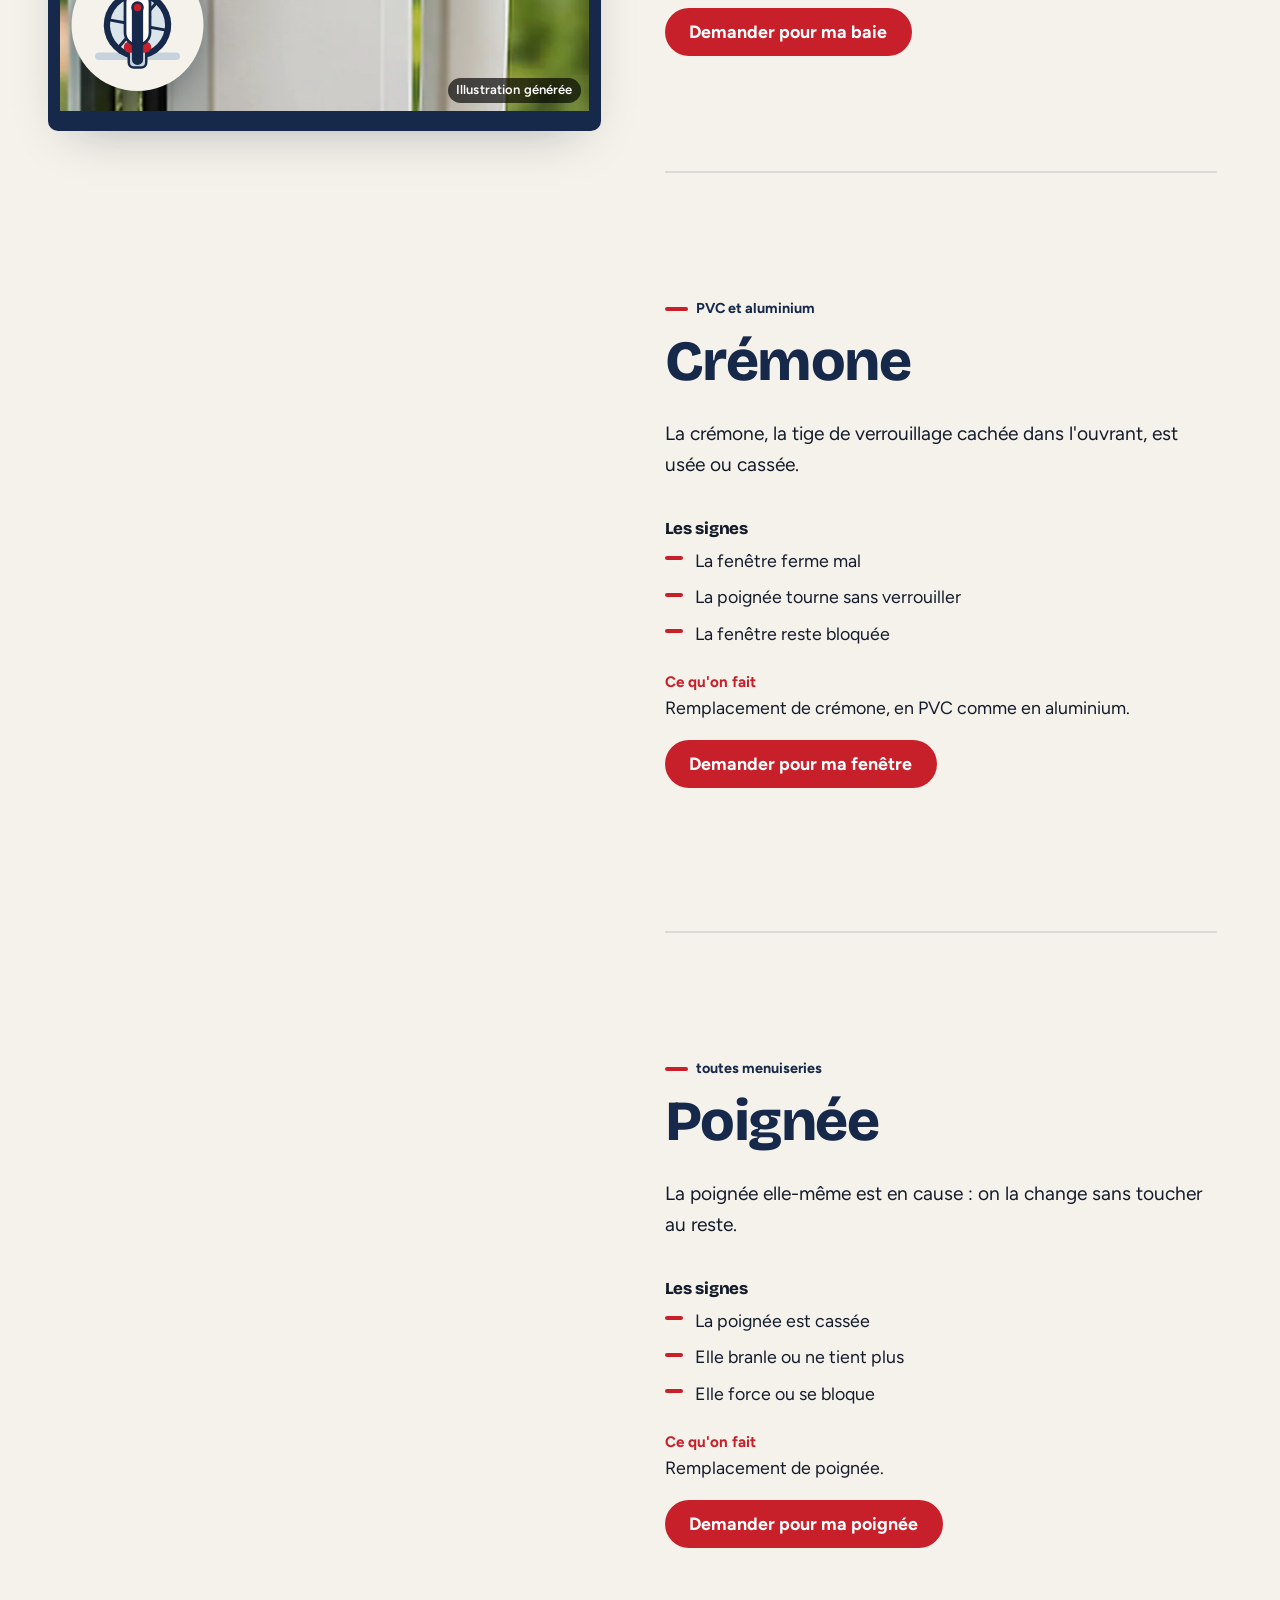
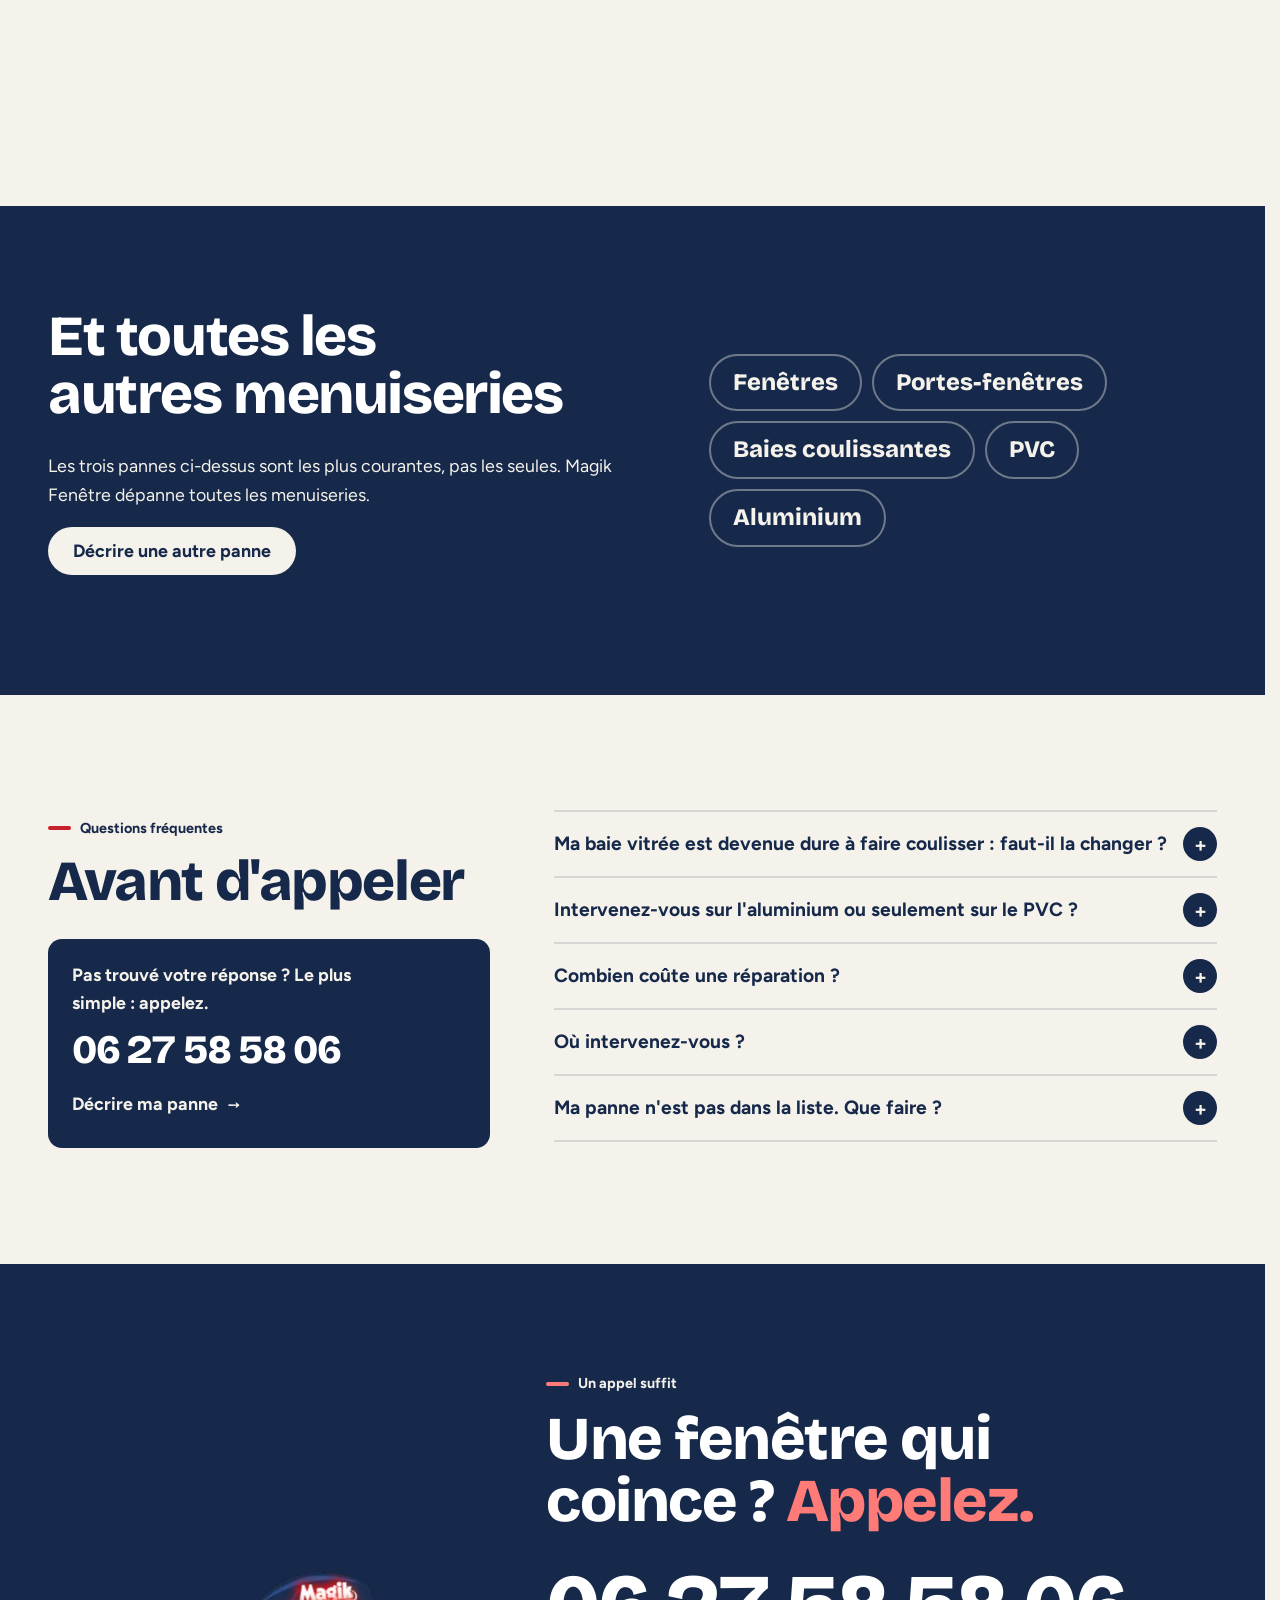
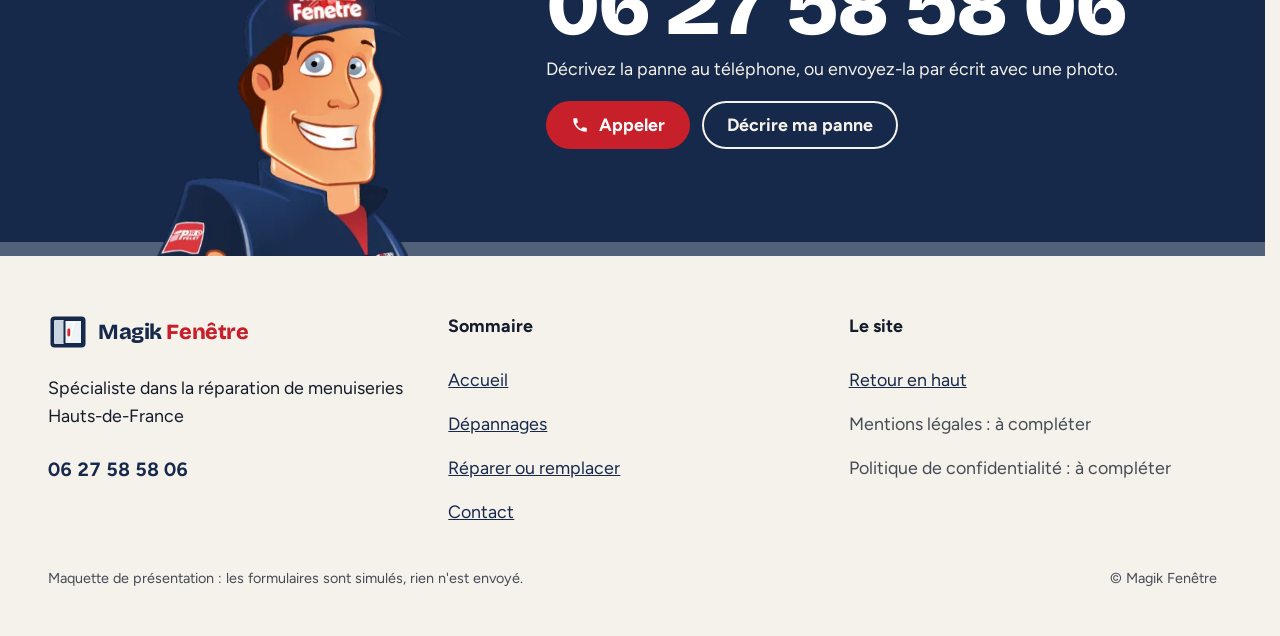
<file: depannages.html>
<!doctype html>
<html lang="fr" data-v="2">
<head>
<meta charset="utf-8">
<meta name="viewport" content="width=device-width, initial-scale=1, viewport-fit=cover">
<title>Dépannages : roulettes, crémones, poignées · Magik Fenêtre</title>
<meta name="description" content="Roulettes de baie vitrée, crémones PVC et aluminium, poignées, et toutes menuiseries : les dépannages de Magik Fenêtre dans les Hauts-de-France.">
<meta name="robots" content="noindex, nofollow">
<link rel="canonical" href="https://magik-fenetre-maquette.vercel.app/depannages">
<style>:root{--fond:#f5f2eb;--texte:#141b2b;--voile-fond:#dbe4eb;--ouverture-fond:#dbe4eb;--menu-fond:#16294a}:root { --entete-h: 72px; --barres-h: 0px; } html { background: var(--fond); color: var(--texte); scrollbar-gutter: stable; } body { margin: 0; background: var(--fond); } html.js:not(.secours):not([data-arrivee="retour"]) [data-anime] { opacity: 0; } html.js:not(.secours):not([data-arrivee="retour"]) [data-anime].vu { opacity: 1; } [data-voile] { position: fixed; inset: 0; z-index: 900; background: var(--voile-fond); transform: translateY(100%); visibility: hidden; pointer-events: none; } html[data-arrivee="voile"]:not(.voile-leve):not(.secours) [data-voile] { transform: none; visibility: visible; } html.secours [data-voile] { visibility: hidden !important; } .ouverture-panneau { position: fixed; inset: 0; z-index: 850; display: none; place-content: center; justify-items: center; background: var(--ouverture-fond, var(--voile-fond)); color: var(--fond); text-align: center; } html.js[data-arrivee="intro"]:not(.secours):not(.intro-finie) .ouverture-panneau { display: grid; } html.defilement-bloque, html.defilement-bloque body, html.js[data-arrivee="intro"]:not(.secours):not(.intro-finie), html.js[data-arrivee="intro"]:not(.secours):not(.intro-finie) body, html[data-arrivee="voile"]:not(.voile-leve):not(.secours), html[data-arrivee="voile"]:not(.voile-leve):not(.secours) body { overflow: hidden; } html.js[data-arrivee="intro"]:not(.secours):not(.intro-finie) { background-color: var(--ouverture-fond, var(--voile-fond)); } html[data-arrivee="voile"]:not(.voile-leve):not(.secours) { background-color: var(--voile-fond); }</style>
<script>(function () {
var d = document.documentElement, ss = null, ls = null;
try { ss = window.sessionStorage; ls = window.localStorage; } catch (e) {}
d.classList.add('js');
var nav = performance.getEntriesByType ? performance.getEntriesByType('navigation')[0] : null;
var type = nav ? nav.type : 'navigate';
var depart = null;
try { depart = JSON.parse(ss.getItem('socle:depart') || 'null'); ss.removeItem('socle:depart'); } catch (e) {}
if (depart && !(Date.now() - depart.t < 15000)) depart = null;
var mode = type === 'back_forward' ? 'retour' : type === 'reload' ? 'intro' : depart ? 'voile' : 'intro';
d.setAttribute('data-arrivee', mode);
if (mode === 'voile' && depart.couleur) d.style.setProperty('--voile-fond', depart.couleur);
if (type === 'reload' && 'scrollRestoration' in history) {
history.scrollRestoration = 'manual';
}
try {
var choisie = ls && ls.getItem('socle:langue');
var langue = (d.lang || '').slice(0, 2);
if (choisie && choisie !== langue && type === 'navigate' && !depart) {
var alt = document.querySelector('link[rel="alternate"][hreflang="' + choisie + '"]');
if (alt) location.replace(new URL(alt.href).pathname + location.search + location.hash);
}
} catch (e) {}
setTimeout(function () { if (!d.classList.contains('demarre')) d.classList.add('secours'); }, 2000);
})();</script>
<link rel="preload" href="/assets/fonts/bricolage-800.woff2" as="font" type="font/woff2" crossorigin>
<link rel="preload" href="/assets/fonts/figtree-400.woff2" as="font" type="font/woff2" crossorigin>
<link rel="stylesheet" href="/assets/css/socle.css?v=2">
<link rel="stylesheet" href="/assets/css/modules.css?v=2">
<link rel="stylesheet" href="/assets/css/site.css?v=2">
<link rel="modulepreload" href="/assets/js/site.js?v=2">
<link rel="modulepreload" href="/assets/js/socle/index.js?v=2">
<script src="/assets/vendor/gsap.min.js" defer></script>
<script src="/assets/vendor/ScrollTrigger.min.js" defer></script>
<script src="/assets/vendor/SplitText.min.js" defer></script>
<script type="module" src="/assets/js/site.js?v=2"></script>
<meta name="theme-color" content="#f5f2eb">
<link rel="icon" href="/assets/images/favicon.svg" type="image/svg+xml">
<link rel="apple-touch-icon" href="/assets/images/apple-touch-icon.png">
<meta property="og:type" content="website">
<meta property="og:site_name" content="Magik Fenêtre">
<meta property="og:locale" content="fr_FR">
<meta property="og:title" content="Dépannages : roulettes, crémones, poignées · Magik Fenêtre">
<meta property="og:description" content="Roulettes de baie vitrée, crémones PVC et aluminium, poignées, et toutes menuiseries : les dépannages de Magik Fenêtre dans les Hauts-de-France.">
<meta property="og:url" content="https://magik-fenetre-maquette.vercel.app/depannages">
<meta property="og:image" content="https://magik-fenetre-maquette.vercel.app/assets/partage/depannages-fr.jpg">
<meta property="og:image:width" content="1200">
<meta property="og:image:height" content="630">
<meta property="og:image:alt" content="Pièces de menuiserie alignées sur un établi">
<meta name="twitter:card" content="summary_large_image">
<script type="application/ld+json">{"@context":"https://schema.org","@type":"LocalBusiness","name":"Magik Fenêtre","url":"https://magik-fenetre-maquette.vercel.app/","telephone":"+33627585806","areaServed":{"@type":"AdministrativeArea","name":"Hauts-de-France"},"description":"Spécialiste dans la réparation de menuiseries : remplacement de crémones PVC et aluminium, de roulettes de baies vitrées et de poignées, dépannage toutes menuiseries."}</script>
</head>
<body id="haut">
<div data-voile data-forme="coulisse" data-gouttiere="#dbe4eb" aria-hidden="true"><div class="vantail vantail--g"><span class="vantail-reflet"></span></div><div class="vantail vantail--d"><span class="vantail-poignee"></span><span class="vantail-reflet"></span></div><div class="voile-contenu"><img src="/assets/images/logo.svg" alt="" width="56" height="56"><span data-voile-libelle>Dépannages</span></div></div>
<div class="ouverture-panneau" data-ouverture data-gouttiere="#dbe4eb" aria-hidden="true">
  <div class="vantail vantail--g"><span class="vantail-reflet"></span></div><div class="vantail vantail--d"><span class="vantail-poignee"></span><span class="vantail-reflet"></span></div>
  <div class="ouverture-centre">
    <img class="ouverture-logo" src="/assets/images/logo.svg" alt="" width="64" height="64" data-ouverture-objet>
    <p class="ouverture-nom">Magik <b>Fenêtre</b></p>
    <p class="ouverture-ligne">Réparation de menuiseries</p>
  </div>
</div>
<a class="evitement" href="#contenu">Aller au contenu</a>
<header data-entete>
  <div class="entete-rangee">
    <a class="entete-logo" href="/" data-libelle="Accueil">
      <img src="/assets/images/logo.svg" alt="" width="36" height="36"><span class="entete-nom">Magik <b>Fenêtre</b></span>
    </a>
    <nav data-nav aria-label="Navigation principale">
      <ul><li><a href="/depannages" data-libelle="Dépannages" aria-current="page">Dépannages</a></li><li><a href="/reparer-plutot-que-remplacer" data-libelle="Réparer ou remplacer">Réparer ou remplacer</a></li><li><a href="/contact" data-libelle="Contact">Contact</a></li></ul>
    </nav>
    <div class="entete-actions">
      <a class="bouton entete-tel" href="tel:+33627585806" aria-label="Appeler le 06 27 58 58 06"><svg class="icone-tel" width="18" height="18" viewBox="0 0 24 24" aria-hidden="true"><path fill="currentColor" d="M6.6 10.8a15.2 15.2 0 0 0 6.6 6.6l2.2-2.2a1 1 0 0 1 1-.25 11.4 11.4 0 0 0 3.6.57 1 1 0 0 1 1 1V20a1 1 0 0 1-1 1A17 17 0 0 1 3 4a1 1 0 0 1 1-1h3.5a1 1 0 0 1 1 1c0 1.25.2 2.45.57 3.57a1 1 0 0 1-.25 1z"/></svg><span>06 27 58 58 06</span></a>
      <button type="button" data-menu-bouton aria-controls="menu" aria-expanded="false" data-libelle-ouvrir="Menu" data-libelle-fermer="Fermer"><span data-libelle-bouton>Menu</span></button>
      <a class="menu-sansjs" href="#menu" data-menu-lien>Menu</a>
    </div>
  </div>
</header>
<script>/* Avant le premier affichage : rangées de la navigation (même règle que ajusterNav dans assets/js/socle/entete.js)
   et hauteur réelle de l'en-tête, pour que rien ne saute quand le JavaScript du site prend la main. */
(function () {
  var h = document.documentElement, u = document.querySelector('[data-nav] ul'), e = document.querySelector('[data-entete]');
  if (u) {
    var deborde = function () { return u.scrollWidth > u.clientWidth + 1; }, c = deborde();
    if (c && window.matchMedia('(min-width: 900px)').matches) {
      h.classList.add('nav-deux-rangees'); c = deborde();
      if (c) { h.classList.add('nav-deux-lignes'); var a = u.querySelector('a'); c = !a || u.getBoundingClientRect().height > a.getBoundingClientRect().height * 2.5; }
      if (c) h.classList.remove('nav-deux-rangees', 'nav-deux-lignes');
    }
    if (c) h.classList.add('nav-compacte');
  }
  if (e) h.style.setProperty('--entete-h', Math.round(e.getBoundingClientRect().height) + 'px');
})();</script>
<span id="menu-ferme" aria-hidden="true"></span>
<div id="menu" data-menu role="dialog" aria-modal="true" aria-label="Menu">
  <p class="menu-sansjs-fermer"><a href="#menu-ferme">Fermer</a></p>
  <ul class="menu-liste"><li style="--i:0"><a href="/" class="menu-lien" data-libelle="Accueil">Accueil</a></li><li style="--i:1"><a href="/depannages" class="menu-lien" data-libelle="Dépannages" aria-current="page">Dépannages</a></li><li style="--i:2"><a href="/reparer-plutot-que-remplacer" class="menu-lien" data-libelle="Réparer ou remplacer">Réparer ou remplacer</a></li><li style="--i:3"><a href="/contact" class="menu-lien" data-libelle="Contact">Contact</a></li></ul>
  <div class="menu-pied">
    <p class="menu-surtitre">Un appel suffit</p>
    <p class="menu-tel"><a href="tel:+33627585806">06 27 58 58 06</a></p>
    <p class="menu-actions"><a class="bouton" href="tel:+33627585806"><svg class="icone-tel" width="18" height="18" viewBox="0 0 24 24" aria-hidden="true"><path fill="currentColor" d="M6.6 10.8a15.2 15.2 0 0 0 6.6 6.6l2.2-2.2a1 1 0 0 1 1-.25 11.4 11.4 0 0 0 3.6.57 1 1 0 0 1 1 1V20a1 1 0 0 1-1 1A17 17 0 0 1 3 4a1 1 0 0 1 1-1h3.5a1 1 0 0 1 1 1c0 1.25.2 2.45.57 3.57a1 1 0 0 1-.25 1z"/></svg>Appeler</a> <a href="/contact#demande" class="bouton bouton--clair" data-libelle="Contact">Décrire ma panne</a></p>
    <p class="menu-zone">Spécialiste dans la réparation de menuiseries · Hauts-de-France</p>
  </div>
</div>
<main id="contenu" tabindex="-1">
<section class="tete-geante" id="debut">
  <div class="conteneur">
    <p class="surtitre" data-anime>Spécialiste dans la réparation de menuiseries</p>
    <h1 class="titre-geant" data-anime="lettres">Dépannages</h1>
    <div class="tete-geante-bas">
      <p class="tete-geante-texte" data-anime>Fenêtres, portes-fenêtres, baies coulissantes, en PVC ou en aluminium : on remet en état ce qui coince.</p>
      <p class="tete-geante-actions" data-anime data-info-cle>
        <a href="/contact#demande" class="bouton" data-libelle="Contact" data-action-principale>Décrire ma panne</a>
        <a class="lien-tel" href="tel:+33627585806">06 27 58 58 06</a>
      </p>
    </div>
  </div>
  <div class="bandeau-etabli" data-iris-centre>
    <figure class="media bandeau-media" data-grok data-anime="rideau" style="--cadrage:62% 80%;--cadrage-mobile:60% 60%">
  <picture><source media="(max-width: 760px) and (orientation: portrait)" srcset="/assets/images/grok/depannages-ouverture-mobile-640.webp 640w, /assets/images/grok/depannages-ouverture-mobile-1080.webp 1080w" sizes="100vw">
    <img src="/assets/images/grok/depannages-ouverture-1280.webp" srcset="/assets/images/grok/depannages-ouverture-640.webp 640w, /assets/images/grok/depannages-ouverture-1280.webp 1280w, /assets/images/grok/depannages-ouverture-1920.webp 1920w" sizes="100vw" alt="Pièces de menuiserie alignées sur un établi : poignées, roulettes, crémone" width="1280" height="720" fetchpriority="high" loading="eager" decoding="async">
  </picture><figcaption class="mention-ia">Illustration générée</figcaption>
</figure>
  </div>
</section>
<section class="detail" id="detail" aria-label="Dépannages">
  <div class="conteneur detail-grille">
    <div class="detail-visuel" aria-hidden="true">
      <div class="detail-cadre">
        <div class="detail-photo est-active" data-detail="roulettes"><figure class="media detail-media" data-grok style="--cadrage:40% 72%">
  <picture>
    <img src="/assets/images/grok/panne-roulettes-784.webp" srcset="/assets/images/grok/panne-roulettes-480.webp 480w, /assets/images/grok/panne-roulettes-640.webp 640w, /assets/images/grok/panne-roulettes-784.webp 784w" sizes="(max-width: 899px) 1px, 44vw" alt="" width="784" height="1176" loading="lazy" decoding="async">
  </picture><figcaption class="mention-ia">Illustration générée</figcaption>
</figure></div><div class="detail-photo" data-detail="cremone"><figure class="media detail-media" data-grok style="--cadrage:58% 45%">
  <picture>
    <img src="/assets/images/grok/panne-cremone-784.webp" srcset="/assets/images/grok/panne-cremone-480.webp 480w, /assets/images/grok/panne-cremone-640.webp 640w, /assets/images/grok/panne-cremone-784.webp 784w" sizes="(max-width: 899px) 1px, 44vw" alt="" width="784" height="1176" loading="lazy" decoding="async">
  </picture><figcaption class="mention-ia">Illustration générée</figcaption>
</figure></div><div class="detail-photo" data-detail="poignee"><figure class="media detail-media" data-grok style="--cadrage:57% 35%">
  <picture>
    <img src="/assets/images/grok/panne-poignee-784.webp" srcset="/assets/images/grok/panne-poignee-480.webp 480w, /assets/images/grok/panne-poignee-640.webp 640w, /assets/images/grok/panne-poignee-784.webp 784w" sizes="(max-width: 899px) 1px, 44vw" alt="" width="784" height="1176" loading="lazy" decoding="async">
  </picture><figcaption class="mention-ia">Illustration générée</figcaption>
</figure></div>
        <div class="detail-pastille" data-effet="pieces">
          <div class="detail-piece est-active" data-detail-piece="roulettes"><svg viewBox="0 0 80 80" width="120" height="120" class="piece piece--roulettes"><rect x="6" y="62" width="68" height="6" rx="3" class="p-rail"/><g class="rot"><circle cx="40" cy="40" r="27" class="p-pneu"/><circle cx="40" cy="40" r="22" class="p-jante"/><g class="p-rayons"><line x1="49.0" y1="40.0" x2="62.0" y2="40.0"/><line x1="44.5" y1="47.8" x2="51.0" y2="59.1"/><line x1="35.5" y1="47.8" x2="29.0" y2="59.1"/><line x1="31.0" y1="40.0" x2="18.0" y2="40.0"/><line x1="35.5" y1="32.2" x2="29.0" y2="20.9"/><line x1="44.5" y1="32.2" x2="51.0" y2="20.9"/></g><circle cx="40" cy="40" r="7" class="p-moyeu"/><circle cx="40" cy="40" r="2.6" class="p-axe"/><circle cx="40" cy="18.5" r="2.4" class="p-repere"/></g></svg></div><div class="detail-piece" data-detail-piece="cremone"><svg viewBox="0 0 80 80" width="120" height="120" class="piece piece--cremone"><rect x="33" y="6" width="14" height="68" rx="4" class="p-tetiere"/><g class="cames"><rect x="29" y="12" width="22" height="9" rx="4.5" class="p-came"/><rect x="29" y="36" width="22" height="9" rx="4.5" class="p-came"/><rect x="29" y="60" width="22" height="9" rx="4.5" class="p-came"/></g><circle cx="40" cy="40.5" r="2.2" class="p-axe"/></svg></div><div class="detail-piece" data-detail-piece="poignee"><svg viewBox="0 0 80 80" width="120" height="120" class="piece piece--poignee"><rect x="30" y="12" width="20" height="44" rx="10" class="p-rosace"/><circle cx="40" cy="26" r="5" class="p-axe"/><g class="levier"><rect x="35.5" y="22" width="9" height="50" rx="4.5" class="p-levier"/></g><circle cx="40" cy="26" r="3" class="p-moyeu"/></svg></div>
        </div>
        <p class="detail-compteur"><span class="detail-num">01</span> / 03</p>
      </div>
    </div>
    <div class="detail-articles">
      <article class="detail-article" id="roulettes" data-detail-article="roulettes">
        <div class="detail-dessin" data-effet="pieces" aria-hidden="true"><span class="rangee-num">01</span><svg viewBox="0 0 80 80" width="200" height="200" class="piece piece--roulettes"><rect x="6" y="62" width="68" height="6" rx="3" class="p-rail"/><g class="rot"><circle cx="40" cy="40" r="27" class="p-pneu"/><circle cx="40" cy="40" r="22" class="p-jante"/><g class="p-rayons"><line x1="49.0" y1="40.0" x2="62.0" y2="40.0"/><line x1="44.5" y1="47.8" x2="51.0" y2="59.1"/><line x1="35.5" y1="47.8" x2="29.0" y2="59.1"/><line x1="31.0" y1="40.0" x2="18.0" y2="40.0"/><line x1="35.5" y1="32.2" x2="29.0" y2="20.9"/><line x1="44.5" y1="32.2" x2="51.0" y2="20.9"/></g><circle cx="40" cy="40" r="7" class="p-moyeu"/><circle cx="40" cy="40" r="2.6" class="p-axe"/><circle cx="40" cy="18.5" r="2.4" class="p-repere"/></g></svg></div>
        <p class="surtitre" data-anime>baies vitrées</p>
        <h2 data-anime="lignes">Roulettes de baie vitrée</h2>
        <p class="rangee-cause" data-anime>Les roulettes du bas, sur lesquelles le vantail glisse, sont usées ou cassées.</p>
        <h3 class="rangee-sous" data-anime>Les signes</h3>
        <ul class="rangee-liste" data-anime="cascade"><li>La baie frotte ou grince sur son rail</li><li>Elle accroche, ou sort du rail</li><li>Il faut forcer pour l&#39;ouvrir</li></ul>
        <p class="rangee-action" data-anime><strong>Ce qu&#39;on fait</strong> Remplacement des roulettes, sur toute baie vitrée.</p>
        <p data-anime><a href="/contact?panne=roulettes#demande" class="bouton" data-libelle="Contact">Demander pour ma baie</a></p>
      </article><article class="detail-article" id="cremone" data-detail-article="cremone">
        <div class="detail-dessin" data-effet="pieces" aria-hidden="true"><span class="rangee-num">02</span><svg viewBox="0 0 80 80" width="200" height="200" class="piece piece--cremone"><rect x="33" y="6" width="14" height="68" rx="4" class="p-tetiere"/><g class="cames"><rect x="29" y="12" width="22" height="9" rx="4.5" class="p-came"/><rect x="29" y="36" width="22" height="9" rx="4.5" class="p-came"/><rect x="29" y="60" width="22" height="9" rx="4.5" class="p-came"/></g><circle cx="40" cy="40.5" r="2.2" class="p-axe"/></svg></div>
        <p class="surtitre" data-anime>PVC et aluminium</p>
        <h2 data-anime="lignes">Crémone</h2>
        <p class="rangee-cause" data-anime>La crémone, la tige de verrouillage cachée dans l&#39;ouvrant, est usée ou cassée.</p>
        <h3 class="rangee-sous" data-anime>Les signes</h3>
        <ul class="rangee-liste" data-anime="cascade"><li>La fenêtre ferme mal</li><li>La poignée tourne sans verrouiller</li><li>La fenêtre reste bloquée</li></ul>
        <p class="rangee-action" data-anime><strong>Ce qu&#39;on fait</strong> Remplacement de crémone, en PVC comme en aluminium.</p>
        <p data-anime><a href="/contact?panne=cremone#demande" class="bouton" data-libelle="Contact">Demander pour ma fenêtre</a></p>
      </article><article class="detail-article" id="poignee" data-detail-article="poignee">
        <div class="detail-dessin" data-effet="pieces" aria-hidden="true"><span class="rangee-num">03</span><svg viewBox="0 0 80 80" width="200" height="200" class="piece piece--poignee"><rect x="30" y="12" width="20" height="44" rx="10" class="p-rosace"/><circle cx="40" cy="26" r="5" class="p-axe"/><g class="levier"><rect x="35.5" y="22" width="9" height="50" rx="4.5" class="p-levier"/></g><circle cx="40" cy="26" r="3" class="p-moyeu"/></svg></div>
        <p class="surtitre" data-anime>toutes menuiseries</p>
        <h2 data-anime="lignes">Poignée</h2>
        <p class="rangee-cause" data-anime>La poignée elle-même est en cause : on la change sans toucher au reste.</p>
        <h3 class="rangee-sous" data-anime>Les signes</h3>
        <ul class="rangee-liste" data-anime="cascade"><li>La poignée est cassée</li><li>Elle branle ou ne tient plus</li><li>Elle force ou se bloque</li></ul>
        <p class="rangee-action" data-anime><strong>Ce qu&#39;on fait</strong> Remplacement de poignée.</p>
        <p data-anime><a href="/contact?panne=poignee#demande" class="bouton" data-libelle="Contact">Demander pour ma poignée</a></p>
      </article>
    </div>
  </div>
</section>
<section class="autres" id="autres">
  <div class="conteneur autres-grille">
    <div>
      <h2 data-anime="lignes">Et toutes les autres menuiseries</h2>
      <p data-anime>Les trois pannes ci-dessus sont les plus courantes, pas les seules. Magik Fenêtre dépanne toutes les menuiseries.</p>
      <p data-anime><a href="/contact?panne=autre#demande" class="bouton bouton--clair" data-libelle="Contact">Décrire une autre panne</a></p>
    </div>
    <ul class="autres-types" data-anime="cascade"><li>Fenêtres</li><li>Portes-fenêtres</li><li>Baies coulissantes</li><li>PVC</li><li>Aluminium</li></ul>
  </div>
</section>
<section class="faq" id="faq">
  <div class="conteneur faq-grille">
    <div class="faq-tete">
      <p class="surtitre" data-anime>Questions fréquentes</p>
      <h2 data-anime="lignes">Avant d&#39;appeler</h2>
      <div class="faq-carte" data-anime>
        <p class="faq-carte-titre">Pas trouvé votre réponse ? Le plus simple : appelez.</p>
        <p><a class="faq-carte-tel" href="tel:+33627585806">06 27 58 58 06</a></p>
        <p><a href="/contact#demande" class="lien-fleche" data-libelle="Contact">Décrire ma panne</a></p>
      </div>
    </div>
    <div class="faq-liste" data-anime="cascade">
      <details class="faq-item"><summary>Ma baie vitrée est devenue dure à faire coulisser : faut-il la changer ?</summary><p>Pas forcément. Quand une baie frotte ou accroche, ce sont souvent les roulettes du bas qui sont usées. Magik Fenêtre les remplace, sur toute baie vitrée.</p></details><details class="faq-item"><summary>Intervenez-vous sur l&#39;aluminium ou seulement sur le PVC ?</summary><p>Sur les deux : Magik Fenêtre remplace les crémones en PVC comme en aluminium.</p></details><details class="faq-item"><summary>Combien coûte une réparation ?</summary><p>Cela dépend de la pièce à changer et de la menuiserie. Appelez ou décrivez votre panne pour en parler : une réparation reste plus économique qu&#39;un remplacement.</p></details><details class="faq-item"><summary>Où intervenez-vous ?</summary><p>Dans la région Hauts-de-France : Nord, Pas-de-Calais, Somme, Oise et Aisne.</p></details><details class="faq-item"><summary>Ma panne n&#39;est pas dans la liste. Que faire ?</summary><p>Magik Fenêtre dépanne toutes les menuiseries. Décrivez la panne, avec une photo si vous le pouvez, ou appelez directement.</p></details>
    </div>
  </div>
</section>
<section class="appel" id="appel" data-masque-barre>
  <div class="conteneur appel-grille">
    <figure class="appel-mascotte" data-effet="mascotte">
      <img src="/assets/images/mascotte-480.webp" srcset="/assets/images/mascotte-240.webp 240w, /assets/images/mascotte-480.webp 480w" sizes="(max-width: 760px) 50vw, 360px" width="480" height="549" alt="La mascotte Magik Fenêtre, pouce levé" loading="lazy" decoding="async">
    </figure>
    <div class="appel-texte">
      <p class="surtitre" data-anime>Un appel suffit</p>
      <h2 class="appel-titre" data-anime="lignes">Une fenêtre qui coince ? <em>Appelez.</em></h2>
      <p class="appel-numero" data-anime><a href="tel:+33627585806" data-survol="magnetique">06 27 58 58 06</a></p>
      <p data-anime>Décrivez la panne au téléphone, ou envoyez-la par écrit avec une photo.</p>
      <p class="appel-actions" data-anime>
        <a class="bouton" href="tel:+33627585806"><svg class="icone-tel" width="18" height="18" viewBox="0 0 24 24" aria-hidden="true"><path fill="currentColor" d="M6.6 10.8a15.2 15.2 0 0 0 6.6 6.6l2.2-2.2a1 1 0 0 1 1-.25 11.4 11.4 0 0 0 3.6.57 1 1 0 0 1 1 1V20a1 1 0 0 1-1 1A17 17 0 0 1 3 4a1 1 0 0 1 1-1h3.5a1 1 0 0 1 1 1c0 1.25.2 2.45.57 3.57a1 1 0 0 1-.25 1z"/></svg>Appeler</a>
        <a href="/contact#demande" class="bouton bouton--contour" data-libelle="Contact">Décrire ma panne</a>
      </p>
    </div>
  </div>
</section>
</main>
<footer class="pied" id="pied">
  <div class="conteneur pied-grille">
    <div class="pied-marque">
      <p class="pied-nom"><img src="/assets/images/logo.svg" alt="" width="40" height="40"><span>Magik <b>Fenêtre</b></span></p>
      <p>Spécialiste dans la réparation de menuiseries<br>Hauts-de-France</p>
      <p><a class="pied-tel" href="tel:+33627585806">06 27 58 58 06</a></p>
    </div>
    <nav aria-label="Sommaire">
      <p><strong>Sommaire</strong></p>
      <ul><li><a href="/" data-libelle="Accueil">Accueil</a></li><li><a href="/depannages" data-libelle="Dépannages" aria-current="page">Dépannages</a></li><li><a href="/reparer-plutot-que-remplacer" data-libelle="Réparer ou remplacer">Réparer ou remplacer</a></li><li><a href="/contact" data-libelle="Contact">Contact</a></li></ul>
    </nav>
    <div>
      <p><strong>Le site</strong></p>
      <ul>
        <li><a href="#haut" data-sans-transition>Retour en haut</a></li>
        <li class="pied-legal">Mentions légales : à compléter</li>
        <li class="pied-legal">Politique de confidentialité : à compléter</li>
      </ul>
    </div>
  </div>
  <div class="conteneur pied-bas"><p>Maquette de présentation : les formulaires sont simulés, rien n&#39;est envoyé.</p><p>© Magik Fenêtre</p></div>
</footer>
<div data-barre-fixe>
  <a class="bouton" href="tel:+33627585806"><svg class="icone-tel" width="18" height="18" viewBox="0 0 24 24" aria-hidden="true"><path fill="currentColor" d="M6.6 10.8a15.2 15.2 0 0 0 6.6 6.6l2.2-2.2a1 1 0 0 1 1-.25 11.4 11.4 0 0 0 3.6.57 1 1 0 0 1 1 1V20a1 1 0 0 1-1 1A17 17 0 0 1 3 4a1 1 0 0 1 1-1h3.5a1 1 0 0 1 1 1c0 1.25.2 2.45.57 3.57a1 1 0 0 1-.25 1z"/></svg>Appeler</a>
  <a class="bouton bouton--contour" href="/contact#demande" data-libelle="Contact">Décrire ma panne</a>
</div>
</body>
</html>
</file>
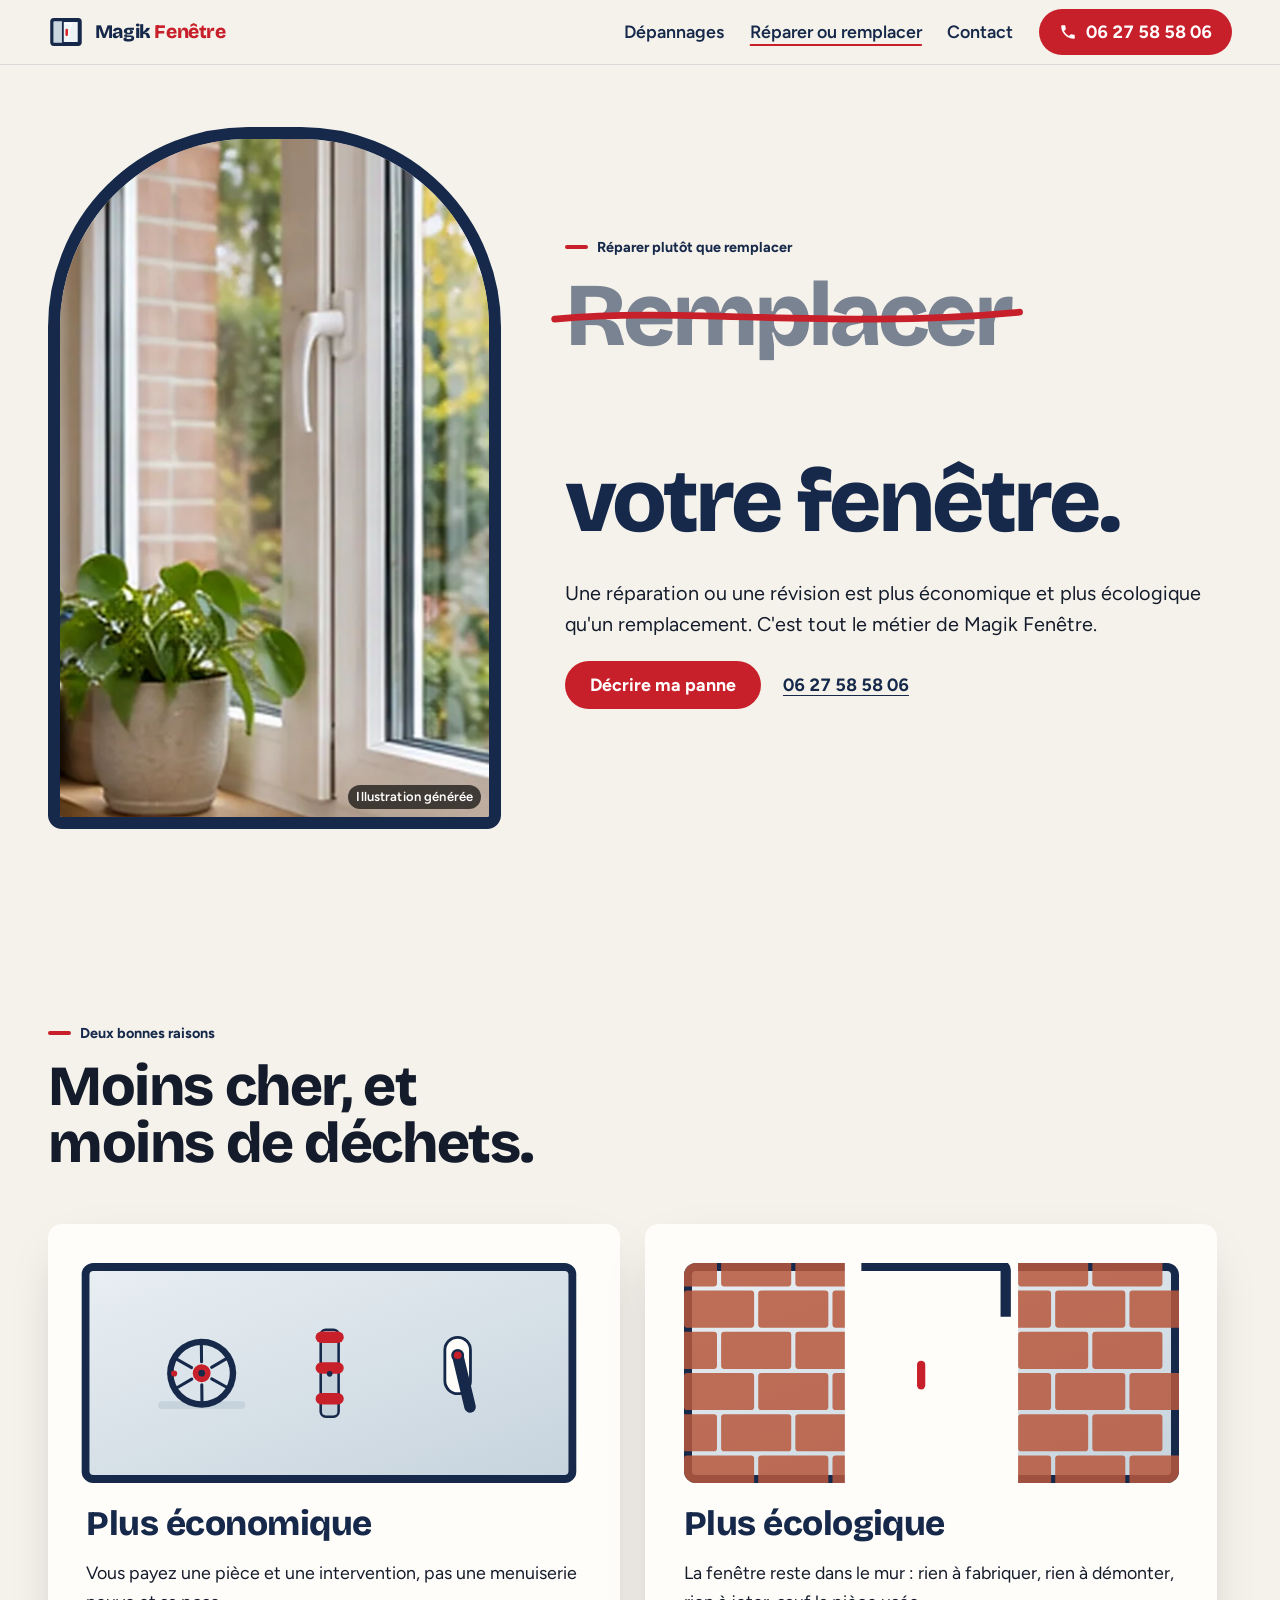
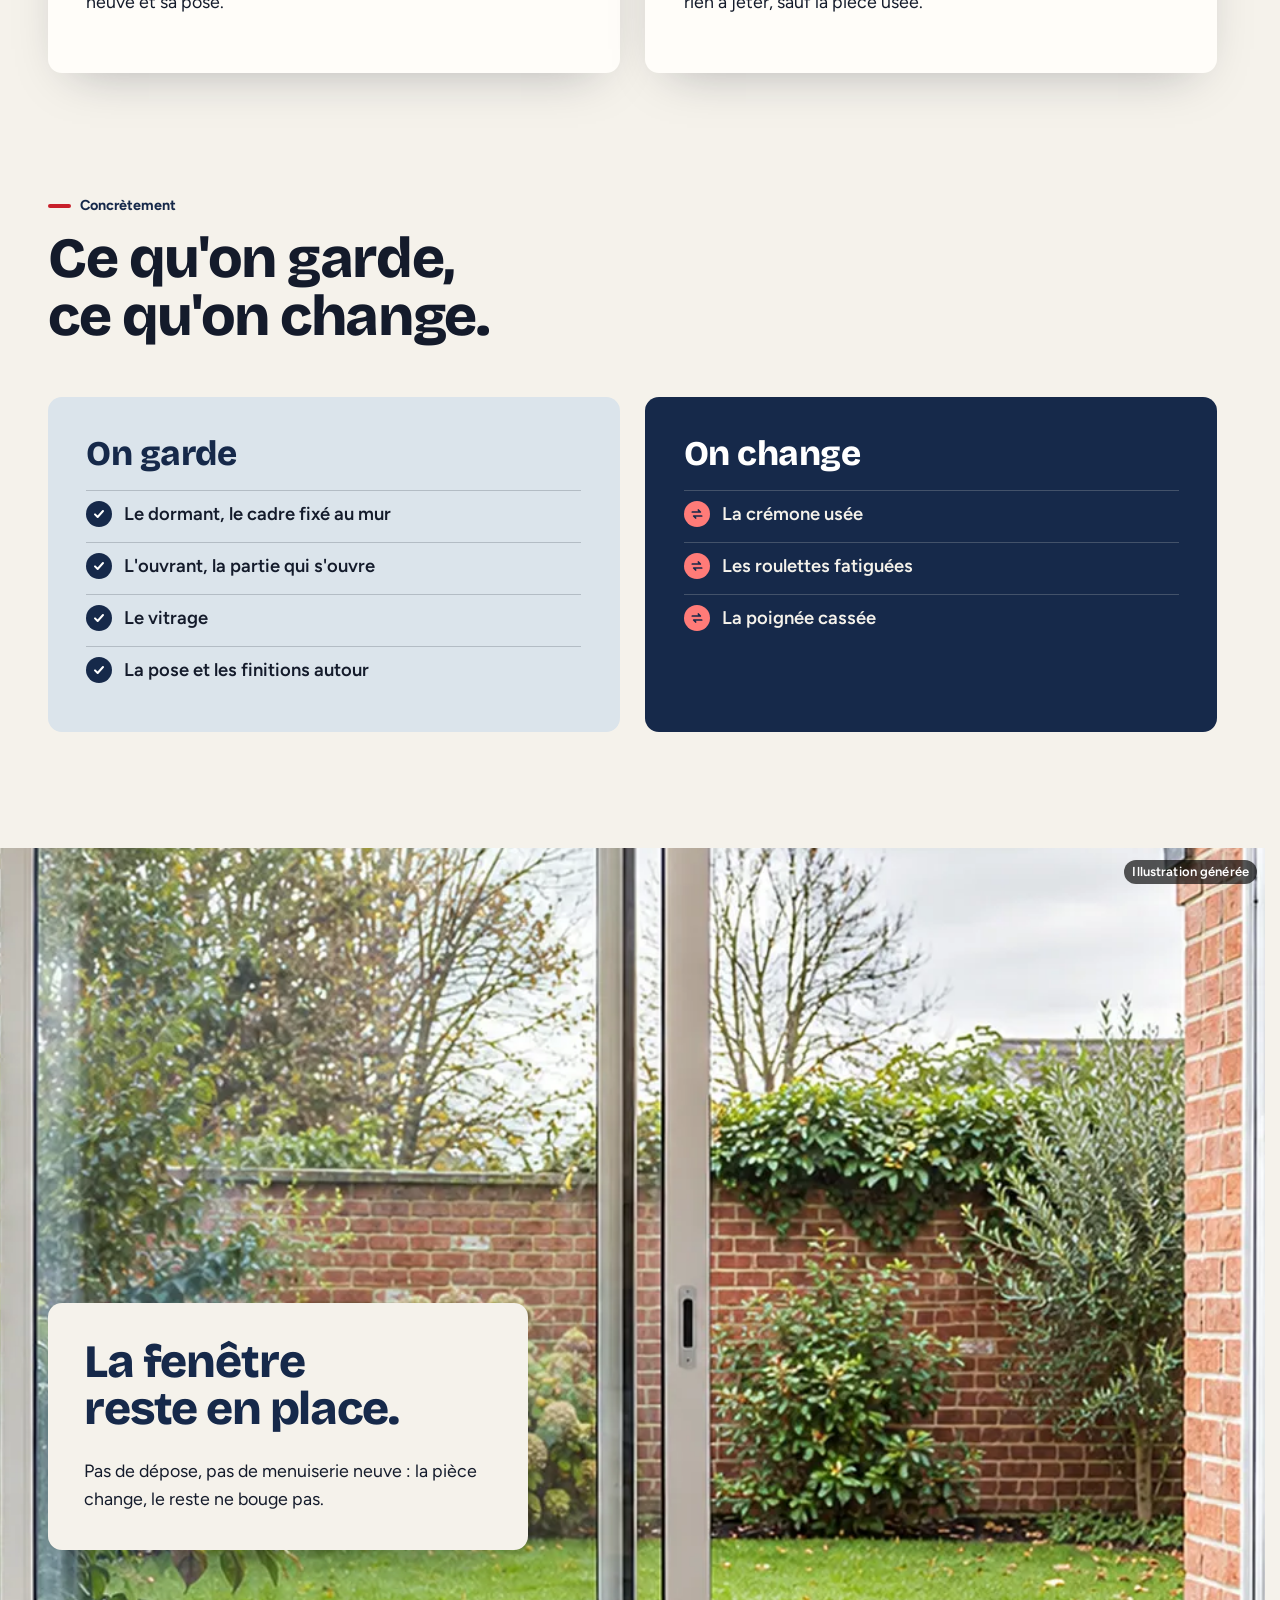
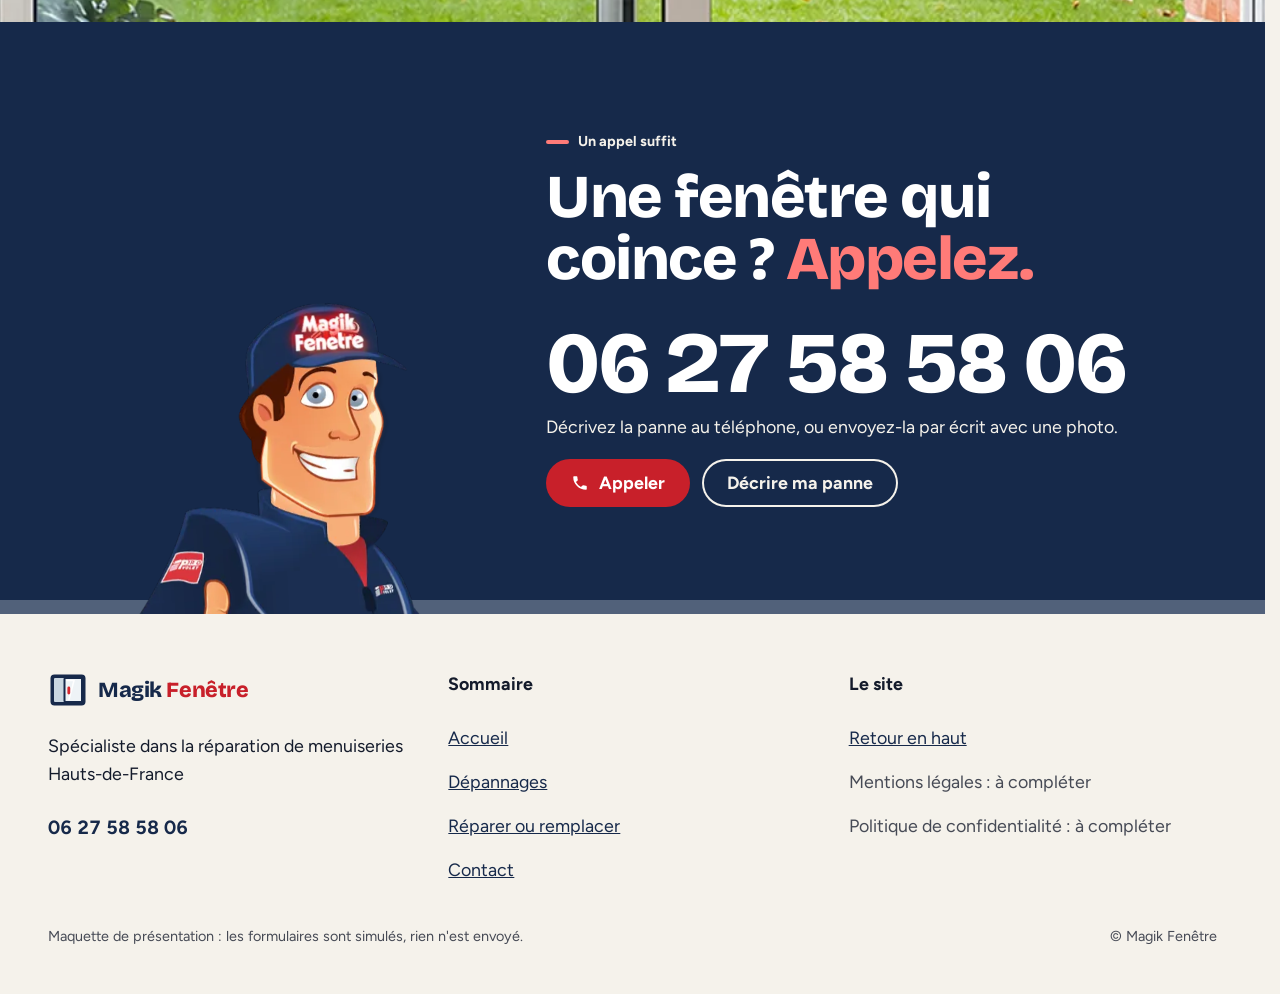
<file: reparer-plutot-que-remplacer.html>
<!doctype html>
<html lang="fr" data-v="2">
<head>
<meta charset="utf-8">
<meta name="viewport" content="width=device-width, initial-scale=1, viewport-fit=cover">
<title>Réparer plutôt que remplacer · Magik Fenêtre</title>
<meta name="description" content="Réparer ou réviser une fenêtre coûte moins cher qu&#39;un remplacement, et c&#39;est plus écologique : Magik Fenêtre change la pièce usée, pas la menuiserie.">
<meta name="robots" content="noindex, nofollow">
<link rel="canonical" href="https://magik-fenetre-maquette.vercel.app/reparer-plutot-que-remplacer">
<style>:root{--fond:#f5f2eb;--texte:#141b2b;--voile-fond:#dbe4eb;--ouverture-fond:#dbe4eb;--menu-fond:#16294a}:root { --entete-h: 72px; --barres-h: 0px; } html { background: var(--fond); color: var(--texte); scrollbar-gutter: stable; } body { margin: 0; background: var(--fond); } html.js:not(.secours):not([data-arrivee="retour"]) [data-anime] { opacity: 0; } html.js:not(.secours):not([data-arrivee="retour"]) [data-anime].vu { opacity: 1; } [data-voile] { position: fixed; inset: 0; z-index: 900; background: var(--voile-fond); transform: translateY(100%); visibility: hidden; pointer-events: none; } html[data-arrivee="voile"]:not(.voile-leve):not(.secours) [data-voile] { transform: none; visibility: visible; } html.secours [data-voile] { visibility: hidden !important; } .ouverture-panneau { position: fixed; inset: 0; z-index: 850; display: none; place-content: center; justify-items: center; background: var(--ouverture-fond, var(--voile-fond)); color: var(--fond); text-align: center; } html.js[data-arrivee="intro"]:not(.secours):not(.intro-finie) .ouverture-panneau { display: grid; } html.defilement-bloque, html.defilement-bloque body, html.js[data-arrivee="intro"]:not(.secours):not(.intro-finie), html.js[data-arrivee="intro"]:not(.secours):not(.intro-finie) body, html[data-arrivee="voile"]:not(.voile-leve):not(.secours), html[data-arrivee="voile"]:not(.voile-leve):not(.secours) body { overflow: hidden; } html.js[data-arrivee="intro"]:not(.secours):not(.intro-finie) { background-color: var(--ouverture-fond, var(--voile-fond)); } html[data-arrivee="voile"]:not(.voile-leve):not(.secours) { background-color: var(--voile-fond); }</style>
<script>(function () {
var d = document.documentElement, ss = null, ls = null;
try { ss = window.sessionStorage; ls = window.localStorage; } catch (e) {}
d.classList.add('js');
var nav = performance.getEntriesByType ? performance.getEntriesByType('navigation')[0] : null;
var type = nav ? nav.type : 'navigate';
var depart = null;
try { depart = JSON.parse(ss.getItem('socle:depart') || 'null'); ss.removeItem('socle:depart'); } catch (e) {}
if (depart && !(Date.now() - depart.t < 15000)) depart = null;
var mode = type === 'back_forward' ? 'retour' : type === 'reload' ? 'intro' : depart ? 'voile' : 'intro';
d.setAttribute('data-arrivee', mode);
if (mode === 'voile' && depart.couleur) d.style.setProperty('--voile-fond', depart.couleur);
if (type === 'reload' && 'scrollRestoration' in history) {
history.scrollRestoration = 'manual';
}
try {
var choisie = ls && ls.getItem('socle:langue');
var langue = (d.lang || '').slice(0, 2);
if (choisie && choisie !== langue && type === 'navigate' && !depart) {
var alt = document.querySelector('link[rel="alternate"][hreflang="' + choisie + '"]');
if (alt) location.replace(new URL(alt.href).pathname + location.search + location.hash);
}
} catch (e) {}
setTimeout(function () { if (!d.classList.contains('demarre')) d.classList.add('secours'); }, 2000);
})();</script>
<link rel="preload" href="/assets/fonts/bricolage-800.woff2" as="font" type="font/woff2" crossorigin>
<link rel="preload" href="/assets/fonts/figtree-400.woff2" as="font" type="font/woff2" crossorigin>
<link rel="stylesheet" href="/assets/css/socle.css?v=2">
<link rel="stylesheet" href="/assets/css/modules.css?v=2">
<link rel="stylesheet" href="/assets/css/site.css?v=2">
<link rel="modulepreload" href="/assets/js/site.js?v=2">
<link rel="modulepreload" href="/assets/js/socle/index.js?v=2">
<script src="/assets/vendor/gsap.min.js" defer></script>
<script src="/assets/vendor/ScrollTrigger.min.js" defer></script>
<script src="/assets/vendor/SplitText.min.js" defer></script>
<script type="module" src="/assets/js/site.js?v=2"></script>
<meta name="theme-color" content="#f5f2eb">
<link rel="icon" href="/assets/images/favicon.svg" type="image/svg+xml">
<link rel="apple-touch-icon" href="/assets/images/apple-touch-icon.png">
<meta property="og:type" content="website">
<meta property="og:site_name" content="Magik Fenêtre">
<meta property="og:locale" content="fr_FR">
<meta property="og:title" content="Réparer plutôt que remplacer · Magik Fenêtre">
<meta property="og:description" content="Réparer ou réviser une fenêtre coûte moins cher qu&#39;un remplacement, et c&#39;est plus écologique : Magik Fenêtre change la pièce usée, pas la menuiserie.">
<meta property="og:url" content="https://magik-fenetre-maquette.vercel.app/reparer-plutot-que-remplacer">
<meta property="og:image" content="https://magik-fenetre-maquette.vercel.app/assets/partage/reparer-fr.jpg">
<meta property="og:image:width" content="1200">
<meta property="og:image:height" content="630">
<meta property="og:image:alt" content="Une fenêtre blanche ouverte dans un mur de briques">
<meta name="twitter:card" content="summary_large_image">
<script type="application/ld+json">{"@context":"https://schema.org","@type":"LocalBusiness","name":"Magik Fenêtre","url":"https://magik-fenetre-maquette.vercel.app/","telephone":"+33627585806","areaServed":{"@type":"AdministrativeArea","name":"Hauts-de-France"},"description":"Spécialiste dans la réparation de menuiseries : remplacement de crémones PVC et aluminium, de roulettes de baies vitrées et de poignées, dépannage toutes menuiseries."}</script>
</head>
<body id="haut">
<div data-voile data-forme="coulisse" data-gouttiere="#dbe4eb" aria-hidden="true"><div class="vantail vantail--g"><span class="vantail-reflet"></span></div><div class="vantail vantail--d"><span class="vantail-poignee"></span><span class="vantail-reflet"></span></div><div class="voile-contenu"><img src="/assets/images/logo.svg" alt="" width="56" height="56"><span data-voile-libelle>Réparer ou remplacer</span></div></div>
<div class="ouverture-panneau" data-ouverture data-gouttiere="#dbe4eb" aria-hidden="true">
  <div class="vantail vantail--g"><span class="vantail-reflet"></span></div><div class="vantail vantail--d"><span class="vantail-poignee"></span><span class="vantail-reflet"></span></div>
  <div class="ouverture-centre">
    <img class="ouverture-logo" src="/assets/images/logo.svg" alt="" width="64" height="64" data-ouverture-objet>
    <p class="ouverture-nom">Magik <b>Fenêtre</b></p>
    <p class="ouverture-ligne">Réparation de menuiseries</p>
  </div>
</div>
<a class="evitement" href="#contenu">Aller au contenu</a>
<header data-entete>
  <div class="entete-rangee">
    <a class="entete-logo" href="/" data-libelle="Accueil">
      <img src="/assets/images/logo.svg" alt="" width="36" height="36"><span class="entete-nom">Magik <b>Fenêtre</b></span>
    </a>
    <nav data-nav aria-label="Navigation principale">
      <ul><li><a href="/depannages" data-libelle="Dépannages">Dépannages</a></li><li><a href="/reparer-plutot-que-remplacer" data-libelle="Réparer ou remplacer" aria-current="page">Réparer ou remplacer</a></li><li><a href="/contact" data-libelle="Contact">Contact</a></li></ul>
    </nav>
    <div class="entete-actions">
      <a class="bouton entete-tel" href="tel:+33627585806" aria-label="Appeler le 06 27 58 58 06"><svg class="icone-tel" width="18" height="18" viewBox="0 0 24 24" aria-hidden="true"><path fill="currentColor" d="M6.6 10.8a15.2 15.2 0 0 0 6.6 6.6l2.2-2.2a1 1 0 0 1 1-.25 11.4 11.4 0 0 0 3.6.57 1 1 0 0 1 1 1V20a1 1 0 0 1-1 1A17 17 0 0 1 3 4a1 1 0 0 1 1-1h3.5a1 1 0 0 1 1 1c0 1.25.2 2.45.57 3.57a1 1 0 0 1-.25 1z"/></svg><span>06 27 58 58 06</span></a>
      <button type="button" data-menu-bouton aria-controls="menu" aria-expanded="false" data-libelle-ouvrir="Menu" data-libelle-fermer="Fermer"><span data-libelle-bouton>Menu</span></button>
      <a class="menu-sansjs" href="#menu" data-menu-lien>Menu</a>
    </div>
  </div>
</header>
<script>/* Avant le premier affichage : rangées de la navigation (même règle que ajusterNav dans assets/js/socle/entete.js)
   et hauteur réelle de l'en-tête, pour que rien ne saute quand le JavaScript du site prend la main. */
(function () {
  var h = document.documentElement, u = document.querySelector('[data-nav] ul'), e = document.querySelector('[data-entete]');
  if (u) {
    var deborde = function () { return u.scrollWidth > u.clientWidth + 1; }, c = deborde();
    if (c && window.matchMedia('(min-width: 900px)').matches) {
      h.classList.add('nav-deux-rangees'); c = deborde();
      if (c) { h.classList.add('nav-deux-lignes'); var a = u.querySelector('a'); c = !a || u.getBoundingClientRect().height > a.getBoundingClientRect().height * 2.5; }
      if (c) h.classList.remove('nav-deux-rangees', 'nav-deux-lignes');
    }
    if (c) h.classList.add('nav-compacte');
  }
  if (e) h.style.setProperty('--entete-h', Math.round(e.getBoundingClientRect().height) + 'px');
})();</script>
<span id="menu-ferme" aria-hidden="true"></span>
<div id="menu" data-menu role="dialog" aria-modal="true" aria-label="Menu">
  <p class="menu-sansjs-fermer"><a href="#menu-ferme">Fermer</a></p>
  <ul class="menu-liste"><li style="--i:0"><a href="/" class="menu-lien" data-libelle="Accueil">Accueil</a></li><li style="--i:1"><a href="/depannages" class="menu-lien" data-libelle="Dépannages">Dépannages</a></li><li style="--i:2"><a href="/reparer-plutot-que-remplacer" class="menu-lien" data-libelle="Réparer ou remplacer" aria-current="page">Réparer ou remplacer</a></li><li style="--i:3"><a href="/contact" class="menu-lien" data-libelle="Contact">Contact</a></li></ul>
  <div class="menu-pied">
    <p class="menu-surtitre">Un appel suffit</p>
    <p class="menu-tel"><a href="tel:+33627585806">06 27 58 58 06</a></p>
    <p class="menu-actions"><a class="bouton" href="tel:+33627585806"><svg class="icone-tel" width="18" height="18" viewBox="0 0 24 24" aria-hidden="true"><path fill="currentColor" d="M6.6 10.8a15.2 15.2 0 0 0 6.6 6.6l2.2-2.2a1 1 0 0 1 1-.25 11.4 11.4 0 0 0 3.6.57 1 1 0 0 1 1 1V20a1 1 0 0 1-1 1A17 17 0 0 1 3 4a1 1 0 0 1 1-1h3.5a1 1 0 0 1 1 1c0 1.25.2 2.45.57 3.57a1 1 0 0 1-.25 1z"/></svg>Appeler</a> <a href="/contact#demande" class="bouton bouton--clair" data-libelle="Contact">Décrire ma panne</a></p>
    <p class="menu-zone">Spécialiste dans la réparation de menuiseries · Hauts-de-France</p>
  </div>
</div>
<main id="contenu" tabindex="-1">
<section class="reparer-tete" id="debut">
  <div class="reparer-photo" data-iris-centre>
    <figure class="media reparer-media" data-grok data-fx="parallaxe" data-fx-force="8" style="--cadrage:50% 50%">
  <picture><source media="(max-width: 760px) and (orientation: portrait)" srcset="/assets/images/grok/reparer-ouverture-mobile-640.webp 640w, /assets/images/grok/reparer-ouverture-mobile-1080.webp 1080w" sizes="(max-width: 760px) 92vw, 40vw">
    <img src="/assets/images/grok/reparer-ouverture-1280.webp" srcset="/assets/images/grok/reparer-ouverture-640.webp 640w, /assets/images/grok/reparer-ouverture-1280.webp 1280w, /assets/images/grok/reparer-ouverture-1920.webp 1920w" sizes="(max-width: 760px) 92vw, 40vw" alt="Une fenêtre blanche ouverte dans un mur de briques" width="1280" height="1600" fetchpriority="high" loading="eager" decoding="async">
  </picture><figcaption class="mention-ia">Illustration générée</figcaption>
</figure>
  </div>
  <div class="reparer-texte">
    <p class="surtitre" data-anime="gsap">Réparer plutôt que remplacer</p>
    <h1 class="reparer-titre" data-module="rature-au-stylo"><span class="rst rst--cote"><del aria-hidden="true">Remplacer</del> <ins>Réparer</ins></span> <span class="reparer-suite">votre fenêtre.</span></h1>
    <p class="reparer-intro" data-anime="gsap">Une réparation ou une révision est plus économique et plus écologique qu&#39;un remplacement. C&#39;est tout le métier de Magik Fenêtre.</p>
    <p class="reparer-actions" data-anime="gsap" data-info-cle>
      <a href="/contact#demande" class="bouton" data-libelle="Contact" data-action-principale>Décrire ma panne</a>
      <a class="lien-tel" href="tel:+33627585806">06 27 58 58 06</a>
    </p>
  </div>
</section>
<section class="raisons" id="raisons">
  <div class="conteneur">
    <div class="section-tete">
      <p class="surtitre" data-anime>Deux bonnes raisons</p>
      <h2 data-anime="lignes">Moins cher, et moins de déchets.</h2>
    </div>
    <div class="raisons-grille" data-anime="cascade">
      <article class="raison">
        <div class="raison-visuel raison-visuel--pieces" data-effet="pieces" data-piece="trio" aria-hidden="true"><svg viewBox="0 0 80 80" width="96" height="96" class="piece piece--roulettes"><rect x="6" y="62" width="68" height="6" rx="3" class="p-rail"/><g class="rot"><circle cx="40" cy="40" r="27" class="p-pneu"/><circle cx="40" cy="40" r="22" class="p-jante"/><g class="p-rayons"><line x1="49.0" y1="40.0" x2="62.0" y2="40.0"/><line x1="44.5" y1="47.8" x2="51.0" y2="59.1"/><line x1="35.5" y1="47.8" x2="29.0" y2="59.1"/><line x1="31.0" y1="40.0" x2="18.0" y2="40.0"/><line x1="35.5" y1="32.2" x2="29.0" y2="20.9"/><line x1="44.5" y1="32.2" x2="51.0" y2="20.9"/></g><circle cx="40" cy="40" r="7" class="p-moyeu"/><circle cx="40" cy="40" r="2.6" class="p-axe"/><circle cx="40" cy="18.5" r="2.4" class="p-repere"/></g></svg><svg viewBox="0 0 80 80" width="96" height="96" class="piece piece--cremone"><rect x="33" y="6" width="14" height="68" rx="4" class="p-tetiere"/><g class="cames"><rect x="29" y="12" width="22" height="9" rx="4.5" class="p-came"/><rect x="29" y="36" width="22" height="9" rx="4.5" class="p-came"/><rect x="29" y="60" width="22" height="9" rx="4.5" class="p-came"/></g><circle cx="40" cy="40.5" r="2.2" class="p-axe"/></svg><svg viewBox="0 0 80 80" width="96" height="96" class="piece piece--poignee"><rect x="30" y="12" width="20" height="44" rx="10" class="p-rosace"/><circle cx="40" cy="26" r="5" class="p-axe"/><g class="levier"><rect x="35.5" y="22" width="9" height="50" rx="4.5" class="p-levier"/></g><circle cx="40" cy="26" r="3" class="p-moyeu"/></svg></div>
        <h3>Plus économique</h3>
        <p>Vous payez une pièce et une intervention, pas une menuiserie neuve et sa pose.</p>
      </article>
      <article class="raison">
        <div class="raison-visuel" data-visuel><svg class="raison-mur" viewBox="0 0 240 160" preserveAspectRatio="xMidYMid slice" aria-hidden="true" data-fx="trace">
  <g class="mur-briques"><rect x="0" y="0" width="34" height="18" rx="1.5"/><rect x="36" y="0" width="34" height="18" rx="1.5"/><rect x="72" y="0" width="34" height="18" rx="1.5"/><rect x="108" y="0" width="34" height="18" rx="1.5"/><rect x="144" y="0" width="34" height="18" rx="1.5"/><rect x="180" y="0" width="34" height="18" rx="1.5"/><rect x="216" y="0" width="34" height="18" rx="1.5"/><rect x="-18" y="20" width="34" height="18" rx="1.5"/><rect x="18" y="20" width="34" height="18" rx="1.5"/><rect x="54" y="20" width="34" height="18" rx="1.5"/><rect x="90" y="20" width="34" height="18" rx="1.5"/><rect x="126" y="20" width="34" height="18" rx="1.5"/><rect x="162" y="20" width="34" height="18" rx="1.5"/><rect x="198" y="20" width="34" height="18" rx="1.5"/><rect x="0" y="40" width="34" height="18" rx="1.5"/><rect x="36" y="40" width="34" height="18" rx="1.5"/><rect x="72" y="40" width="34" height="18" rx="1.5"/><rect x="108" y="40" width="34" height="18" rx="1.5"/><rect x="144" y="40" width="34" height="18" rx="1.5"/><rect x="180" y="40" width="34" height="18" rx="1.5"/><rect x="216" y="40" width="34" height="18" rx="1.5"/><rect x="-18" y="60" width="34" height="18" rx="1.5"/><rect x="18" y="60" width="34" height="18" rx="1.5"/><rect x="54" y="60" width="34" height="18" rx="1.5"/><rect x="90" y="60" width="34" height="18" rx="1.5"/><rect x="126" y="60" width="34" height="18" rx="1.5"/><rect x="162" y="60" width="34" height="18" rx="1.5"/><rect x="198" y="60" width="34" height="18" rx="1.5"/><rect x="0" y="80" width="34" height="18" rx="1.5"/><rect x="36" y="80" width="34" height="18" rx="1.5"/><rect x="72" y="80" width="34" height="18" rx="1.5"/><rect x="108" y="80" width="34" height="18" rx="1.5"/><rect x="144" y="80" width="34" height="18" rx="1.5"/><rect x="180" y="80" width="34" height="18" rx="1.5"/><rect x="216" y="80" width="34" height="18" rx="1.5"/><rect x="-18" y="100" width="34" height="18" rx="1.5"/><rect x="18" y="100" width="34" height="18" rx="1.5"/><rect x="54" y="100" width="34" height="18" rx="1.5"/><rect x="90" y="100" width="34" height="18" rx="1.5"/><rect x="126" y="100" width="34" height="18" rx="1.5"/><rect x="162" y="100" width="34" height="18" rx="1.5"/><rect x="198" y="100" width="34" height="18" rx="1.5"/><rect x="0" y="120" width="34" height="18" rx="1.5"/><rect x="36" y="120" width="34" height="18" rx="1.5"/><rect x="72" y="120" width="34" height="18" rx="1.5"/><rect x="108" y="120" width="34" height="18" rx="1.5"/><rect x="144" y="120" width="34" height="18" rx="1.5"/><rect x="180" y="120" width="34" height="18" rx="1.5"/><rect x="216" y="120" width="34" height="18" rx="1.5"/><rect x="-18" y="140" width="34" height="18" rx="1.5"/><rect x="18" y="140" width="34" height="18" rx="1.5"/><rect x="54" y="140" width="34" height="18" rx="1.5"/><rect x="90" y="140" width="34" height="18" rx="1.5"/><rect x="126" y="140" width="34" height="18" rx="1.5"/><rect x="162" y="140" width="34" height="18" rx="1.5"/><rect x="198" y="140" width="34" height="18" rx="1.5"/></g>
  <rect x="78" y="22" width="84" height="116" rx="3" class="mur-trou"/>
  <rect x="84" y="28" width="72" height="104" rx="2" class="mur-fenetre" data-fx-trait/>
  <line x1="120" y1="28" x2="120" y2="132" class="mur-fenetre" data-fx-trait/>
  <rect x="113" y="74" width="4" height="14" rx="2" class="mur-poignee"/>
</svg></div>
        <h3>Plus écologique</h3>
        <p>La fenêtre reste dans le mur : rien à fabriquer, rien à démonter, rien à jeter, sauf la pièce usée.</p>
      </article>
    </div>
  </div>
</section>
<section class="bilan" id="bilan">
  <div class="conteneur">
    <div class="section-tete">
      <p class="surtitre" data-anime>Concrètement</p>
      <h2 data-anime="lignes">Ce qu&#39;on garde, ce qu&#39;on change.</h2>
    </div>
    <div class="bilan-grille">
      <div class="bilan-col bilan-col--garde">
        <h3 data-anime>On garde</h3>
        <ul data-anime="cascade"><li>Le dormant, le cadre fixé au mur</li><li>L&#39;ouvrant, la partie qui s&#39;ouvre</li><li>Le vitrage</li><li>La pose et les finitions autour</li></ul>
      </div>
      <div class="bilan-col bilan-col--change">
        <h3 data-anime>On change</h3>
        <ul data-anime="cascade"><li>La crémone usée</li><li>Les roulettes fatiguées</li><li>La poignée cassée</li></ul>
      </div>
    </div>
  </div>
</section>
<section class="jardin" id="jardin">
  <figure class="media jardin-media" data-grok data-fx="parallaxe" data-fx-force="10" style="--cadrage:60% 50%">
  <picture>
    <img src="/assets/images/grok/reparer-jardin-1280.webp" srcset="/assets/images/grok/reparer-jardin-640.webp 640w, /assets/images/grok/reparer-jardin-1280.webp 1280w, /assets/images/grok/reparer-jardin-1920.webp 1920w" sizes="100vw" alt="Baie coulissante grande ouverte sur un jardin" width="1280" height="720" loading="lazy" decoding="async">
  </picture><figcaption class="mention-ia">Illustration générée</figcaption>
</figure>
  <div class="conteneur jardin-cadre">
    <div class="jardin-carte">
      <h2 data-anime="lignes">La fenêtre reste en place.</h2>
      <p data-anime>Pas de dépose, pas de menuiserie neuve : la pièce change, le reste ne bouge pas.</p>
    </div>
  </div>
</section>
<section class="appel" id="appel" data-masque-barre>
  <div class="conteneur appel-grille">
    <figure class="appel-mascotte" data-effet="mascotte">
      <img src="/assets/images/mascotte-480.webp" srcset="/assets/images/mascotte-240.webp 240w, /assets/images/mascotte-480.webp 480w" sizes="(max-width: 760px) 50vw, 360px" width="480" height="549" alt="La mascotte Magik Fenêtre, pouce levé" loading="lazy" decoding="async">
    </figure>
    <div class="appel-texte">
      <p class="surtitre" data-anime>Un appel suffit</p>
      <h2 class="appel-titre" data-anime="lignes">Une fenêtre qui coince ? <em>Appelez.</em></h2>
      <p class="appel-numero" data-anime><a href="tel:+33627585806" data-survol="magnetique">06 27 58 58 06</a></p>
      <p data-anime>Décrivez la panne au téléphone, ou envoyez-la par écrit avec une photo.</p>
      <p class="appel-actions" data-anime>
        <a class="bouton" href="tel:+33627585806"><svg class="icone-tel" width="18" height="18" viewBox="0 0 24 24" aria-hidden="true"><path fill="currentColor" d="M6.6 10.8a15.2 15.2 0 0 0 6.6 6.6l2.2-2.2a1 1 0 0 1 1-.25 11.4 11.4 0 0 0 3.6.57 1 1 0 0 1 1 1V20a1 1 0 0 1-1 1A17 17 0 0 1 3 4a1 1 0 0 1 1-1h3.5a1 1 0 0 1 1 1c0 1.25.2 2.45.57 3.57a1 1 0 0 1-.25 1z"/></svg>Appeler</a>
        <a href="/contact#demande" class="bouton bouton--contour" data-libelle="Contact">Décrire ma panne</a>
      </p>
    </div>
  </div>
</section>
</main>
<footer class="pied" id="pied">
  <div class="conteneur pied-grille">
    <div class="pied-marque">
      <p class="pied-nom"><img src="/assets/images/logo.svg" alt="" width="40" height="40"><span>Magik <b>Fenêtre</b></span></p>
      <p>Spécialiste dans la réparation de menuiseries<br>Hauts-de-France</p>
      <p><a class="pied-tel" href="tel:+33627585806">06 27 58 58 06</a></p>
    </div>
    <nav aria-label="Sommaire">
      <p><strong>Sommaire</strong></p>
      <ul><li><a href="/" data-libelle="Accueil">Accueil</a></li><li><a href="/depannages" data-libelle="Dépannages">Dépannages</a></li><li><a href="/reparer-plutot-que-remplacer" data-libelle="Réparer ou remplacer" aria-current="page">Réparer ou remplacer</a></li><li><a href="/contact" data-libelle="Contact">Contact</a></li></ul>
    </nav>
    <div>
      <p><strong>Le site</strong></p>
      <ul>
        <li><a href="#haut" data-sans-transition>Retour en haut</a></li>
        <li class="pied-legal">Mentions légales : à compléter</li>
        <li class="pied-legal">Politique de confidentialité : à compléter</li>
      </ul>
    </div>
  </div>
  <div class="conteneur pied-bas"><p>Maquette de présentation : les formulaires sont simulés, rien n&#39;est envoyé.</p><p>© Magik Fenêtre</p></div>
</footer>
<div data-barre-fixe>
  <a class="bouton" href="tel:+33627585806"><svg class="icone-tel" width="18" height="18" viewBox="0 0 24 24" aria-hidden="true"><path fill="currentColor" d="M6.6 10.8a15.2 15.2 0 0 0 6.6 6.6l2.2-2.2a1 1 0 0 1 1-.25 11.4 11.4 0 0 0 3.6.57 1 1 0 0 1 1 1V20a1 1 0 0 1-1 1A17 17 0 0 1 3 4a1 1 0 0 1 1-1h3.5a1 1 0 0 1 1 1c0 1.25.2 2.45.57 3.57a1 1 0 0 1-.25 1z"/></svg>Appeler</a>
  <a class="bouton bouton--contour" href="/contact#demande" data-libelle="Contact">Décrire ma panne</a>
</div>
</body>
</html>
</file>
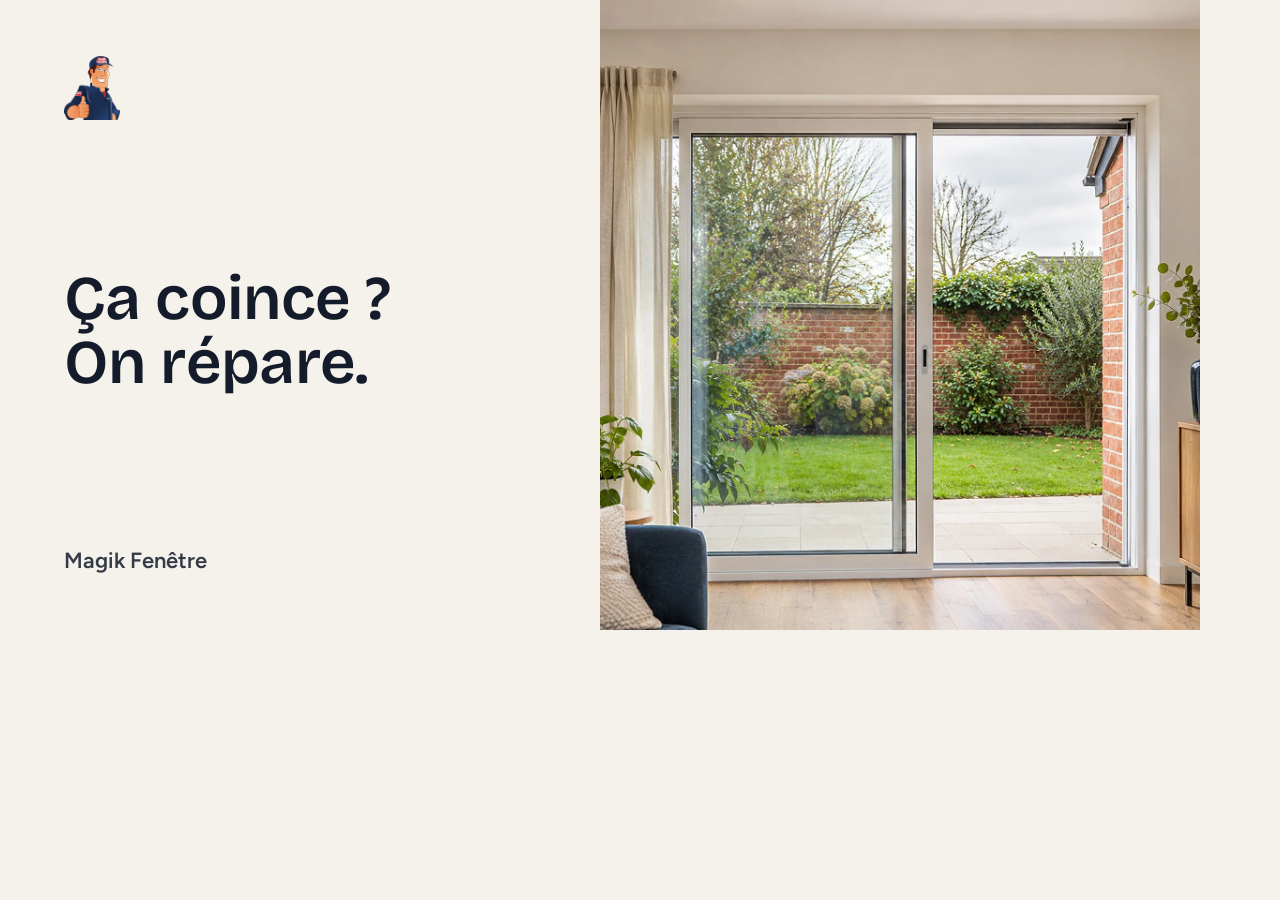
<file: _partage/accueil-fr.html>
<!doctype html><!-- Image de partage accueil (fr), gabarit droite. Pour garder ce fichier tel quel, ajouter data-ajuste sur la balise html. -->
<html lang="fr"><head><meta charset="utf-8">
<link rel="stylesheet" href="/assets/css/socle.css"><link rel="stylesheet" href="/assets/css/site.css">
<style>:root{--fond:#f5f2eb;--texte:#141b2b}
html,body{margin:0;width:1200px;height:630px;overflow:hidden;background:var(--fond);color:var(--texte)}
.pg-carte{position:relative;width:1200px;height:630px;overflow:hidden}
.pg-photo{position:absolute;object-fit:cover;object-position:50% 61%}
.pg-logo{height:64px;width:auto;max-width:280px;object-fit:contain;object-position:left center;display:block}
.pg-accroche{font-family:var(--police-titres, Georgia, serif);font-size:62px;line-height:1.04;margin:0;text-wrap:balance;letter-spacing:-.01em}
.pg-nom{font-size:22px;font-weight:600;margin:0;opacity:.85}
</style></head><body><div class="pg-carte">
<div style="position:absolute;inset:0 600px 0 0;display:flex;flex-direction:column;justify-content:space-between;padding:56px 56px 52px 64px">
  <img class="pg-logo" src="/assets/images/mascotte-480.webp" alt="">
  <p class="pg-accroche">Ça coince ? On répare.</p>
  <p class="pg-nom">Magik Fenêtre</p>
</div>
<img class="pg-photo" src="/assets/images/grok/accueil-ouverture-1280.webp" alt="" data-sujet="0,25,88.5,71.9" style="left:600px;top:0;width:600px;height:630px">

</div></body></html>
</file>
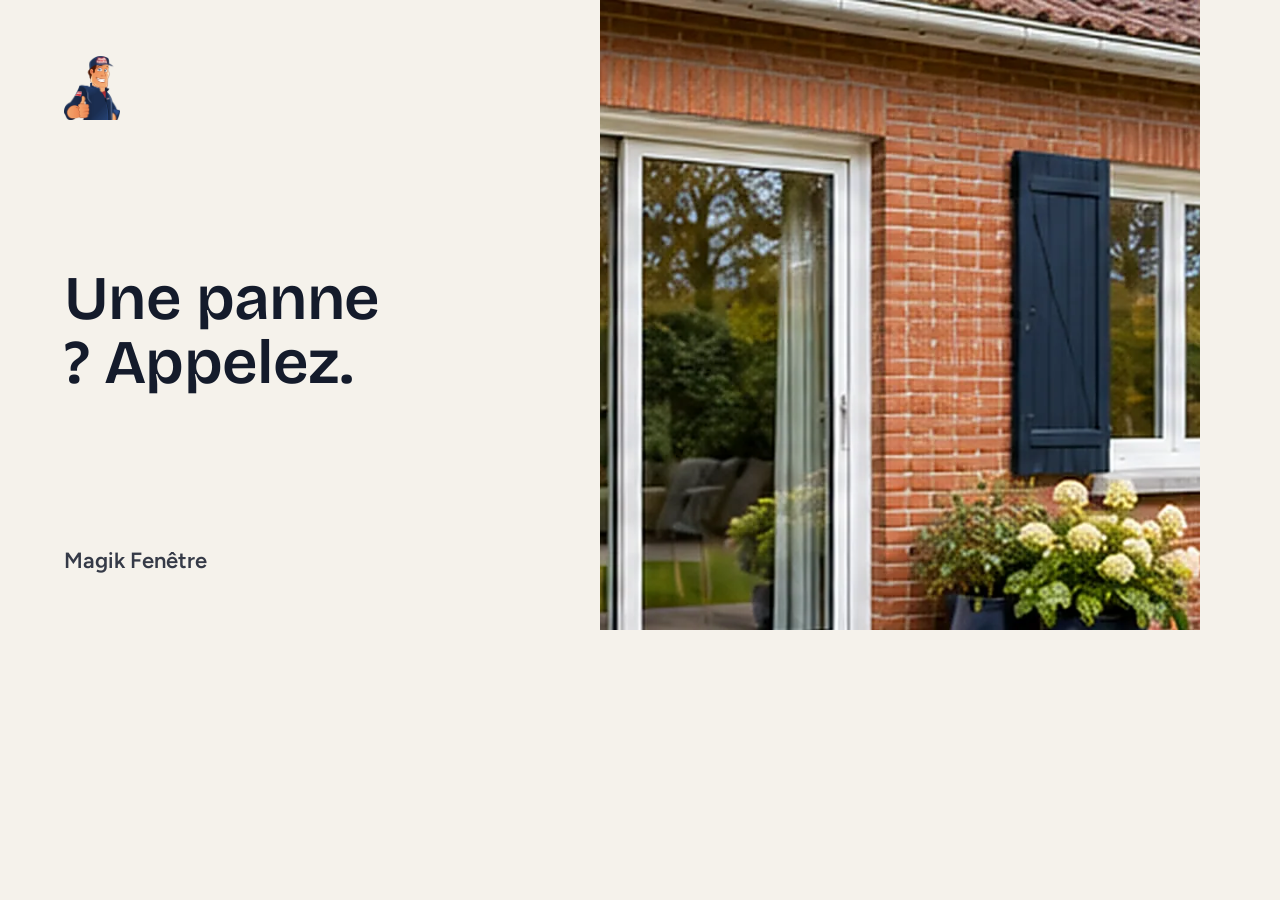
<file: _partage/contact-fr.html>
<!doctype html><!-- Image de partage contact (fr), gabarit droite. Pour garder ce fichier tel quel, ajouter data-ajuste sur la balise html. -->
<html lang="fr"><head><meta charset="utf-8">
<link rel="stylesheet" href="/assets/css/socle.css"><link rel="stylesheet" href="/assets/css/site.css">
<style>:root{--fond:#f5f2eb;--texte:#141b2b}
html,body{margin:0;width:1200px;height:630px;overflow:hidden;background:var(--fond);color:var(--texte)}
.pg-carte{position:relative;width:1200px;height:630px;overflow:hidden}
.pg-photo{position:absolute;object-fit:cover;object-position:50% 50%}
.pg-logo{height:64px;width:auto;max-width:280px;object-fit:contain;object-position:left center;display:block}
.pg-accroche{font-family:var(--police-titres, Georgia, serif);font-size:62px;line-height:1.04;margin:0;text-wrap:balance;letter-spacing:-.01em}
.pg-nom{font-size:22px;font-weight:600;margin:0;opacity:.85}
</style></head><body><div class="pg-carte">
<div style="position:absolute;inset:0 600px 0 0;display:flex;flex-direction:column;justify-content:space-between;padding:56px 56px 52px 64px">
  <img class="pg-logo" src="/assets/images/mascotte-480.webp" alt="">
  <p class="pg-accroche">Une panne ? Appelez.</p>
  <p class="pg-nom">Magik Fenêtre</p>
</div>
<img class="pg-photo" src="/assets/images/grok/facade-1280.webp" alt="" data-sujet="3.1,0,93.8,100" style="left:600px;top:0;width:600px;height:630px">

</div></body></html>
</file>
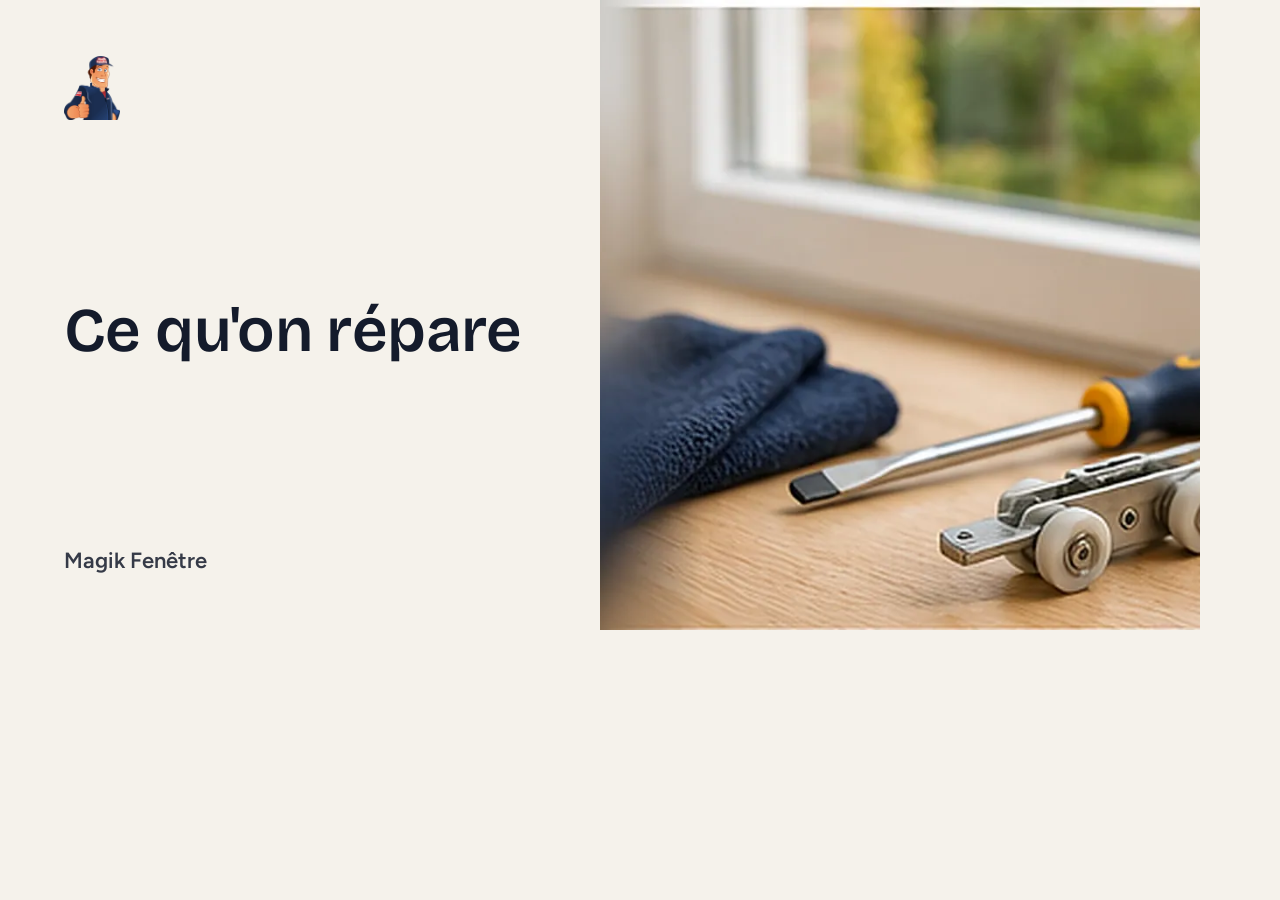
<file: _partage/depannages-fr.html>
<!doctype html><!-- Image de partage depannages (fr), gabarit droite. Pour garder ce fichier tel quel, ajouter data-ajuste sur la balise html. -->
<html lang="fr"><head><meta charset="utf-8">
<link rel="stylesheet" href="/assets/css/socle.css"><link rel="stylesheet" href="/assets/css/site.css">
<style>:root{--fond:#f5f2eb;--texte:#141b2b}
html,body{margin:0;width:1200px;height:630px;overflow:hidden;background:var(--fond);color:var(--texte)}
.pg-carte{position:relative;width:1200px;height:630px;overflow:hidden}
.pg-photo{position:absolute;object-fit:cover;object-position:40% 50%}
.pg-logo{height:64px;width:auto;max-width:280px;object-fit:contain;object-position:left center;display:block}
.pg-accroche{font-family:var(--police-titres, Georgia, serif);font-size:62px;line-height:1.04;margin:0;text-wrap:balance;letter-spacing:-.01em}
.pg-nom{font-size:22px;font-weight:600;margin:0;opacity:.85}
</style></head><body><div class="pg-carte">
<div style="position:absolute;inset:0 600px 0 0;display:flex;flex-direction:column;justify-content:space-between;padding:56px 56px 52px 64px">
  <img class="pg-logo" src="/assets/images/mascotte-480.webp" alt="">
  <p class="pg-accroche">Ce qu'on répare</p>
  <p class="pg-nom">Magik Fenêtre</p>
</div>
<img class="pg-photo" src="/assets/images/grok/depannages-ouverture-1280.webp" alt="" data-sujet="0,0,90.6,100" style="left:600px;top:0;width:600px;height:630px">

</div></body></html>
</file>
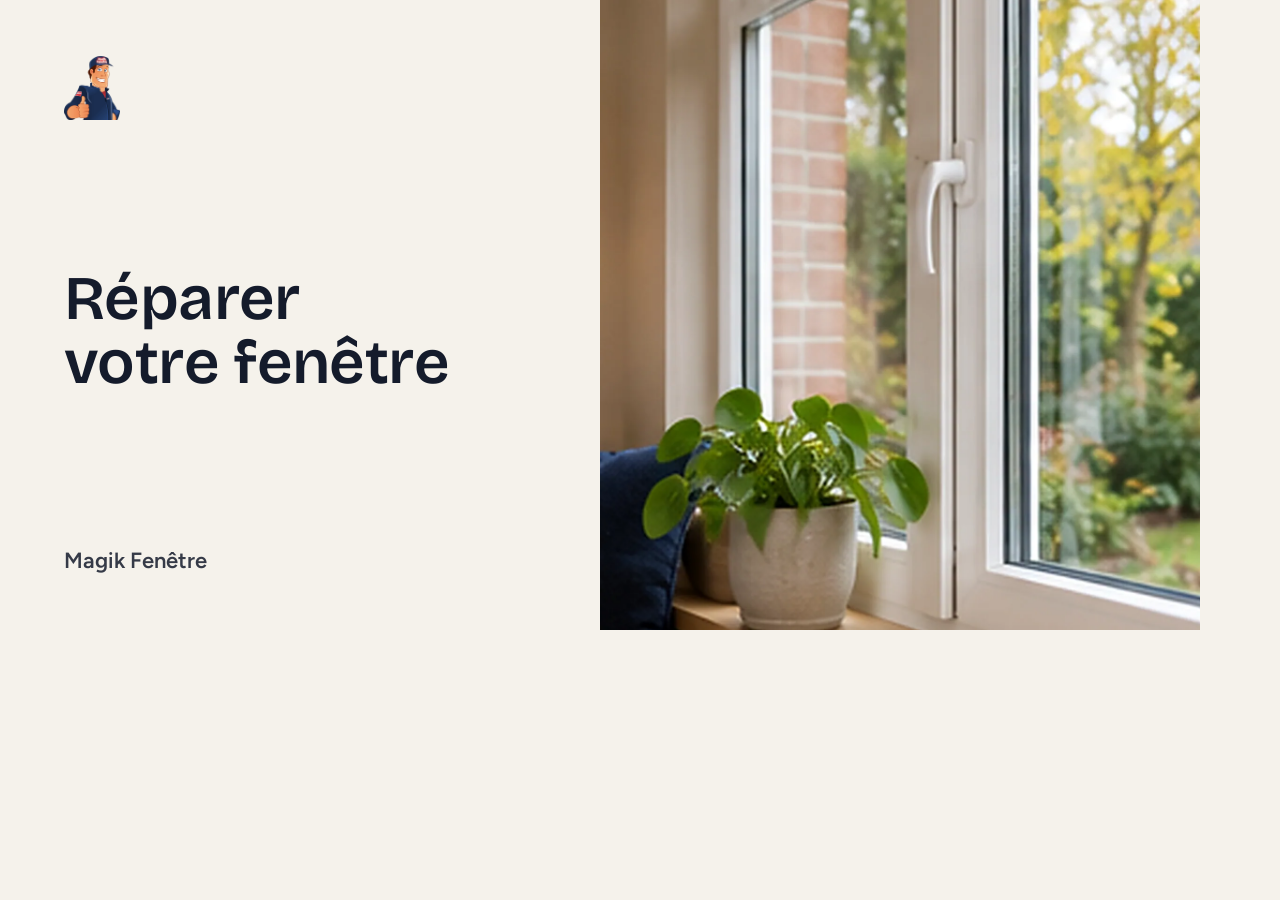
<file: _partage/reparer-fr.html>
<!doctype html><!-- Image de partage reparer (fr), gabarit droite. Pour garder ce fichier tel quel, ajouter data-ajuste sur la balise html. -->
<html lang="fr"><head><meta charset="utf-8">
<link rel="stylesheet" href="/assets/css/socle.css"><link rel="stylesheet" href="/assets/css/site.css">
<style>:root{--fond:#f5f2eb;--texte:#141b2b}
html,body{margin:0;width:1200px;height:630px;overflow:hidden;background:var(--fond);color:var(--texte)}
.pg-carte{position:relative;width:1200px;height:630px;overflow:hidden}
.pg-photo{position:absolute;object-fit:cover;object-position:50% 50%}
.pg-logo{height:64px;width:auto;max-width:280px;object-fit:contain;object-position:left center;display:block}
.pg-accroche{font-family:var(--police-titres, Georgia, serif);font-size:62px;line-height:1.04;margin:0;text-wrap:balance;letter-spacing:-.01em}
.pg-nom{font-size:22px;font-weight:600;margin:0;opacity:.85}
</style></head><body><div class="pg-carte">
<div style="position:absolute;inset:0 600px 0 0;display:flex;flex-direction:column;justify-content:space-between;padding:56px 56px 52px 64px">
  <img class="pg-logo" src="/assets/images/mascotte-480.webp" alt="">
  <p class="pg-accroche">Réparer votre fenêtre</p>
  <p class="pg-nom">Magik Fenêtre</p>
</div>
<img class="pg-photo" src="/assets/images/grok/reparer-ouverture-1280.webp" alt="" data-sujet="0,0,96.2,100" style="left:600px;top:0;width:600px;height:630px">

</div></body></html>
</file>
<file: assets/css/socle.css>
/* Socle : règles communes à toutes les maquettes. Le style du projet va dans site.css.
   Les couleurs et polices du projet se règlent par les variables ci-dessous (redéfinies dans site.css). */
:root {
  --police-titres: Georgia, 'Times New Roman', serif;
  --police-texte: system-ui, -apple-system, 'Segoe UI', Roboto, sans-serif;
  --accent: #b3361f;
  --texte-doux: color-mix(in srgb, var(--texte) 78%, var(--fond));
  --ligne: color-mix(in srgb, var(--texte) 18%, var(--fond));
  --gouttiere: clamp(16px, 4vw, 48px);
  --largeur: 1240px;
  --rayon: 6px;
  --duree: .7s;
  --courbe: cubic-bezier(.22, 1, .36, 1);
}

*, *::before, *::after { box-sizing: border-box; }
html { -webkit-text-size-adjust: 100%; text-size-adjust: 100%; }
body {
  font-family: var(--police-texte); font-size: clamp(1rem, .96rem + .2vw, 1.125rem); line-height: 1.6;
  padding-bottom: var(--barres-h); overflow-x: clip;
}
img, picture, video, canvas, svg { display: block; max-width: 100%; }
img, video { height: auto; }
h1, h2, h3, h4 { font-family: var(--police-titres); line-height: 1.08; margin: 0 0 .5em; text-wrap: balance; font-weight: 600; }
p, li, dd, figcaption { text-wrap: pretty; }
p { margin: 0 0 1em; }
a { color: inherit; }
a[href^="mailto:"] { overflow-wrap: anywhere; }
button, input, select, textarea { font: inherit; color: inherit; }
button { cursor: pointer; }
:where(a, button, input, select, textarea, summary, [tabindex]) { -webkit-tap-highlight-color: transparent; }
:focus { outline: none; }
:focus-visible { outline: 3px solid var(--accent); outline-offset: 3px; border-radius: 2px; }
[id] { scroll-margin-top: calc(var(--entete-h) + 12px); scroll-margin-bottom: calc(var(--barres-h) + 12px); }
/* Lien profond vers une scène qui cache l'en-tête : elle arrive tout en haut de l'écran (comme aller() du socle). */
html.js:not(.secours) :is([data-entete-cache], [data-entete-cache] [id], [data-fx="plein-ecran"], [data-fx="plein-ecran"] [id]) { scroll-margin-top: 0; }
[hidden] { display: none !important; }

.visuellement-cache {
  position: absolute !important; width: 1px; height: 1px; padding: 0; margin: -1px;
  overflow: hidden; clip: rect(0 0 0 0); white-space: nowrap; border: 0;
}
.evitement {
  position: fixed; left: 12px; top: 12px; z-index: 1000; padding: 12px 16px; background: var(--texte); color: var(--fond);
  transform: translateY(-160%); text-decoration: none;
}
.evitement:focus-visible { transform: none; }
.conteneur { width: min(100% - 2 * var(--gouttiere), var(--largeur)); margin-inline: auto; }
.chiffres { font-variant-numeric: tabular-nums; }

/* Boutons : zones tactiles d'au moins 44 px. */
.bouton {
  display: inline-flex; align-items: center; justify-content: center; gap: .5em;
  min-height: 48px; min-width: 44px; padding: .7em 1.4em; border-radius: 999px;
  background: var(--accent); color: var(--fond); text-decoration: none; font-weight: 600; border: 0;
  line-height: 1.2; text-align: center;
}
.bouton--contour { background: transparent; color: inherit; box-shadow: inset 0 0 0 2px currentColor; }
.bouton[disabled] { opacity: .55; cursor: not-allowed; }

/* Apparitions : cachées par le style critique jusqu'à .vu, jamais recachées. */
html.js:not(.secours):not([data-arrivee="retour"]) [data-anime]:not([data-anime="gsap"]) {
  transform: translate3d(0, 1.2rem, 0);
  transition: opacity var(--duree) var(--courbe) var(--delai, 0s), transform var(--duree) var(--courbe) var(--delai, 0s);
}
html.js:not(.secours):not([data-arrivee="retour"]) [data-anime]:not([data-anime="gsap"]).vu { transform: none; }

/* Bibliothèque d'effets (effets.js). Apparitions : le bloc lui-même ne glisse pas, ce sont ses parties qui arrivent.
   Mêmes conditions que les apparitions : en secours, au retour et sans JavaScript, état final direct.
   Les transitions ne valent que pendant l'arrivée (.fx-fini ensuite) : celles du projet reprennent la main. */
html.js:not(.secours):not([data-arrivee="retour"]) :is([data-anime="lignes"], [data-anime="mots"], [data-anime="lettres"], [data-anime="cascade"]):not([data-anime="gsap"]) {
  transform: none; transition: opacity .25s linear var(--delai, 0s);
}
/* Masques des lignes : découpe par clip-path, débordante en haut et sur les côtés (accents), un peu en bas (jambages),
   au lieu d'un overflow et de marges : la mise en page ne change pas d'un pixel pendant la découpe. La ligne part
   d'assez bas (135 %) pour rester invisible malgré le débord du bas. */
.fx-ligne-mask { overflow: visible !important; clip-path: inset(-.4em -.6em -.2em -.6em); }
html.js:not(.secours):not([data-arrivee="retour"]) [data-anime="lignes"] .fx-ligne {
  transform: translate3d(0, 135%, 0); transition: transform 1s var(--courbe) calc(var(--delai, 0s) + var(--i, 0) * 90ms);
}
html.js:not(.secours):not([data-arrivee="retour"]) [data-anime="lignes"].vu .fx-ligne { transform: none; }
html.js:not(.secours):not([data-arrivee="retour"]) [data-anime="mots"] .fx-mot {
  opacity: 0; transform: translate3d(0, .5em, 0);
  transition: opacity .6s var(--courbe) calc(var(--delai, 0s) + var(--i, 0) * 35ms), transform .7s var(--courbe) calc(var(--delai, 0s) + var(--i, 0) * 35ms);
}
html.js:not(.secours):not([data-arrivee="retour"]) [data-anime="mots"].vu .fx-mot { opacity: 1; transform: none; }
/* Lettres : chaque mot reste d'un bloc (jamais coupé en fin de ligne), les lettres basculent en place. */
[data-anime="lettres"] :is(.fx-mot-l, .fx-lettre) { display: inline-block; }
html.js:not(.secours):not([data-arrivee="retour"]) [data-anime="lettres"] .fx-lettre {
  opacity: 0; transform: translate3d(0, .55em, 0) rotate(12deg); transform-origin: 0 100%;
  transition: opacity .5s var(--courbe) calc(var(--delai, 0s) + var(--i, 0) * 18ms), transform .8s var(--courbe) calc(var(--delai, 0s) + var(--i, 0) * 18ms);
}
html.js:not(.secours):not([data-arrivee="retour"]) [data-anime="lettres"].vu .fx-lettre { opacity: 1; transform: none; }
html.js:not(.secours):not([data-arrivee="retour"]) [data-anime="cascade"] > * { opacity: 0; transform: translate3d(0, 1.8rem, 0); }
html.js:not(.secours):not([data-arrivee="retour"]) [data-anime="cascade"]:not(.fx-fini) > * {
  transition: opacity .7s var(--courbe) calc(var(--delai, 0s) + var(--i, 0) * 80ms), transform .9s var(--courbe) calc(var(--delai, 0s) + var(--i, 0) * 80ms);
}
html.js:not(.secours):not([data-arrivee="retour"]) [data-anime="cascade"].vu > * { opacity: 1; transform: none; }
/* Rideau : règle aussi précise que celle des apparitions (sinon sa transition de découpe serait écrasée). */
html.js:not(.secours):not([data-arrivee="retour"]) [data-anime="rideau"]:not([data-anime="gsap"]) {
  transform: none; clip-path: inset(0 0 100% 0);
}
html.js:not(.secours):not([data-arrivee="retour"]) [data-anime="rideau"]:not([data-anime="gsap"]):not(.fx-fini) {
  transition: opacity .25s linear var(--delai, 0s), clip-path 1.2s cubic-bezier(.77, 0, .18, 1) var(--delai, 0s);
}
html.js:not(.secours):not([data-arrivee="retour"]) [data-anime="rideau"]:not([data-anime="gsap"]).vu { clip-path: inset(0 0 0 0); }
html.js:not(.secours):not([data-arrivee="retour"]) [data-anime="rideau"]:not([data-fx]) > :is(picture, video) { transform: scale(1.14); }
html.js:not(.secours):not([data-arrivee="retour"]) [data-anime="rideau"]:not([data-fx]):not(.fx-fini) > :is(picture, video) { transition: transform 1.6s var(--courbe) var(--delai, 0s); }
html.js:not(.secours):not([data-arrivee="retour"]) [data-anime="rideau"].vu:not([data-fx]) > :is(picture, video) { transform: none; }
/* Effets liés au défilement : l'image déplacée par GSAP n'a aucune transition CSS (une seule source par propriété). */
[data-fx="parallaxe"] > :is(picture, video, img), [data-fx="zoom"] > :is(picture, video, img) { transition: none; }
/* WebGL « onde » : le canvas, calé sur l'image, n'est visible que pendant le mouvement ; au repos, l'image d'origine, nette. */
[data-fx="onde"] { position: relative; }
.fx-onde { position: absolute; left: 0; top: 0; width: 100%; height: 100%; pointer-events: none; opacity: 0; transition: opacity .3s linear; }
.fx-onde--actif { opacity: 1; transition-duration: .12s; }
/* Image qui s'ouvre en plein écran : section haute, cadre collant en haut de l'écran (sticky, pas d'épinglage GSAP).
   En secours et sans JavaScript : image entière dans une section normale (règles [data-collant]). */
html.js:not(.secours) [data-fx="plein-ecran"] { position: relative; height: var(--fx-longueur, 260svh); }
html.js:not(.secours) [data-fx="plein-ecran"] > [data-collant] { position: sticky; top: 0; height: 100vh; height: 100svh; overflow: hidden; }
[data-fx="plein-ecran"] > [data-collant] > .media, [data-fx="plein-ecran"] [data-fx-cible] { width: 100%; height: 100%; border-radius: 0; }
:is(html.secours, html:not(.js)) [data-fx="plein-ecran"] [data-fx-cible] { height: 100svh; }
/* Mots géants : la rangée garde sa largeur (mots répétés au besoin) et ne sort jamais de son bandeau.
   En secours et sans JavaScript, les mots passent à la ligne : rien n'est coupé. */
[data-fx="mots-geants"] { overflow: hidden; overflow: clip; }
[data-fx="mots-geants"] [data-fx-rangee] { width: max-content; white-space: nowrap; margin: 0; }
:is(html.secours, html:not(.js)) [data-fx="mots-geants"] { overflow: visible; }
:is(html.secours, html:not(.js)) [data-fx="mots-geants"] [data-fx-rangee] { width: auto; white-space: normal; line-height: 1.2; }
/* Inclinaison selon la vitesse : GSAP seul tient la transformation (pas de transition CSS sur transform). */
[data-fx="vitesse"], [data-fx="mots-geants"] [data-fx-rangee] { transition-property: opacity, color, background-color, border-color, box-shadow !important; }

/* Effets au survol : au premier survol, GSAP prend la main sur la transformation (classe fx-survol) :
   plus aucune transition CSS sur transform pour cet élément. */
.fx-survol { transition-property: opacity, color, background-color, border-color, box-shadow !important; }

[data-boucle-css].hors-ecran, [data-boucle-css].hors-ecran *, [data-boucle-css].en-pause, [data-boucle-css].en-pause * { animation-play-state: paused !important; }

/* En-tête : opaque, jamais coupé, se cache en descendant. */
[data-entete] {
  position: fixed; inset: 0 0 auto; z-index: 800; background: var(--fond);
  border-bottom: 1px solid var(--ligne); transition: transform .35s var(--courbe);
}
html.entete-cache [data-entete], html.scene-sans-entete:not(.menu-ouvert) [data-entete] { transform: translateY(-100%); }
.entete-rangee {
  display: flex; align-items: center; gap: clamp(8px, 2vw, 28px);
  min-height: 64px; padding: 8px var(--gouttiere); max-width: calc(var(--largeur) + 2 * var(--gouttiere)); margin-inline: auto;
}
.entete-logo { display: inline-flex; align-items: center; gap: .6em; min-height: 44px; text-decoration: none; font-weight: 700; flex: none; }
.entete-logo img { width: 36px; height: 36px; }
[data-nav] { flex: 1 1 auto; min-width: 0; display: flex; justify-content: flex-end; }
[data-nav] ul { display: flex; gap: clamp(12px, 2vw, 28px); list-style: none; margin: 0; padding: 0; min-width: 0; overflow: hidden; white-space: nowrap; }
/* Un lien de navigation ne passe jamais à la ligne : sinon il « tient » sur deux lignes et le relais
   (deuxième rangée, bouton Menu) ne se déclenche pas. */
[data-nav] a { display: inline-flex; align-items: center; min-height: 44px; text-decoration: none; white-space: nowrap; }
[data-nav] a[aria-current] { text-decoration: underline; text-underline-offset: .35em; text-decoration-thickness: 2px; }
.entete-actions { display: flex; align-items: center; gap: 8px; flex: none; }
.entete-actions .bouton { min-height: 44px; padding-inline: 1.1em; }
.entete-langue { display: inline-flex; align-items: center; justify-content: center; min-width: 44px; min-height: 44px; text-decoration: none; font-weight: 600; text-transform: uppercase; }
[data-menu-bouton] { display: none; min-height: 44px; min-width: 44px; padding: 0 14px; border: 0; border-radius: 999px; background: var(--texte); color: var(--fond); font-weight: 600; }
html.nav-compacte [data-nav] { display: none; }
html.nav-compacte [data-menu-bouton] { display: inline-flex; align-items: center; }
html.nav-compacte .entete-actions { margin-left: auto; }
/* Dès 900 px, les liens qui ne tiennent pas à côté du logo passent sur une deuxième rangée (entete.js) :
   jamais le bouton Menu seul sur ordinateur. L'en-tête est plus haut : --entete-h suit (mesures.js). */
html.nav-deux-rangees .entete-rangee { flex-wrap: wrap; row-gap: 0; }
html.nav-deux-rangees [data-nav] { order: 3; flex: 1 0 100%; justify-content: flex-start; border-top: 1px solid var(--ligne); }
html.nav-deux-rangees .entete-actions { margin-left: auto; }
html.nav-deux-lignes [data-nav] ul { flex-wrap: wrap; row-gap: 0; column-gap: clamp(12px, 1.6vw, 24px); }
@media (max-width: 520px) { .entete-actions .bouton { display: none; } }

/* Sans JavaScript : l'en-tête reste dans le flux (sa hauteur n'est pas mesurée, rien ne passe dessous).
   Dès 900 px, les liens passent à la ligne sous le logo ; en dessous, un lien Menu ouvre le menu plein écran
   par son ancre (#menu:target) et un lien Fermer le referme. */
.menu-sansjs, .menu-sansjs-fermer { display: none; }
html:not(.js) { --entete-h: 0px; }
html:not(.js) [data-entete] { position: relative; }
@media (min-width: 900px) {
  html:not(.js) .entete-rangee { flex-wrap: wrap; row-gap: 0; }
  html:not(.js) [data-nav] { order: 3; flex: 1 0 100%; justify-content: flex-start; }
  html:not(.js) [data-nav] ul { flex-wrap: wrap; column-gap: clamp(12px, 2vw, 28px); row-gap: 0; }
  html:not(.js) .entete-actions { margin-left: auto; }
}
@media (max-width: 899px) {
  html:not(.js) [data-nav] { display: none; }
  html:not(.js) .entete-actions { margin-left: auto; }
  html:not(.js) .menu-sansjs {
    display: inline-flex; align-items: center; min-height: 44px; min-width: 44px; padding: 0 14px; border-radius: 999px;
    background: var(--texte); color: var(--fond); font-weight: 600; text-decoration: none;
  }
}
html:not(.js) #menu:target { z-index: 810; visibility: visible; opacity: 1; transition: none; padding-top: 24px; }
html:not(.js) #menu:target li { opacity: 1; transform: none; transition: none; }
html:not(.js) #menu:target .menu-sansjs-fermer { display: block; margin: 0 0 16px; }
html:not(.js) .menu-sansjs-fermer a { display: inline-flex; align-items: center; min-height: 44px; font-weight: 600; }
/* Cible du lien Fermer : fixe, elle ne fait pas défiler la page quand le menu se referme. */
#menu-ferme { position: fixed; top: 0; left: 0; width: 1px; height: 1px; pointer-events: none; }
/* Sans JavaScript, la barre fixe du téléphone n'est pas mesurée : sa hauteur est réservée d'office. */
@media (max-width: 760px) { html:not(.js) { --barres-h: calc(65px + env(safe-area-inset-bottom)); } }

/* Menu : plein écran, liens qui arrivent l'un après l'autre. */
[data-menu] {
  position: fixed; inset: 0; z-index: 790; background: var(--menu-fond, var(--fond)); overflow-y: auto; overscroll-behavior: contain;
  padding: calc(var(--entete-h) + 24px) var(--gouttiere) calc(32px + var(--barres-h));
  visibility: hidden; opacity: 0; transition: opacity .3s var(--courbe), visibility 0s .3s;
}
html.menu-ouvert [data-menu] { visibility: visible; opacity: 1; transition: opacity .3s var(--courbe); }
html.menu-ouvert [data-entete] { transform: none; }
[data-menu] ul { list-style: none; margin: 0 0 32px; padding: 0; }
[data-menu] li { opacity: 0; transform: translateY(12px); transition: opacity .4s var(--courbe), transform .4s var(--courbe); transition-delay: calc(var(--i, 0) * 50ms + 80ms); }
html.menu-ouvert [data-menu] li { opacity: 1; transform: none; }
[data-menu] .menu-lien { display: flex; align-items: center; min-height: 52px; font-family: var(--police-titres); font-size: clamp(1.6rem, 7vw, 2.6rem); text-decoration: none; }
[data-menu] .menu-lien[aria-current] { color: var(--accent); }

/* Voile de transition (état de départ dans le style critique). */
[data-voile] { display: grid; place-items: center; color: var(--fond); }
.voile-contenu { display: grid; justify-items: center; gap: 12px; text-align: center; padding: var(--gouttiere); }
.voile-contenu img { width: 56px; height: 56px; }
[data-voile-libelle] { font-family: var(--police-titres); font-size: clamp(1.6rem, 5vw, 3rem); }
/* Forme « vague » : bords ondulés du voile (en haut à la montée, en bas au retrait), posés par le gabarit. */
[data-voile] .voile-vague { position: absolute; left: 0; width: 100%; height: clamp(60px, 12vh, 120px); fill: var(--voile-fond); pointer-events: none; }
[data-voile] .voile-vague--haut { bottom: calc(100% - 1px); transform-origin: 50% 100%; }
[data-voile] .voile-vague--bas { top: calc(100% - 1px); transform-origin: 50% 0; }
/* Trou qui s'ouvre dans le voile (forme « iris ») ou dans le panneau de l'intro (versObjet) :
   variables --cx, --cy (centre) et --trou (rayon), posées image par image par le socle. */
[data-voile].avec-trou, .ouverture-panneau.avec-trou {
  -webkit-mask: radial-gradient(circle at var(--cx, 50%) var(--cy, 50%), transparent var(--trou, -2px), #000 calc(var(--trou, -2px) + 1px));
          mask: radial-gradient(circle at var(--cx, 50%) var(--cy, 50%), transparent var(--trou, -2px), #000 calc(var(--trou, -2px) + 1px));
}

/* Barre fixe du téléphone : action principale et contact rapide. */
[data-barre-fixe] {
  position: fixed; inset: auto 0 0; z-index: 780; display: none; gap: 8px;
  padding: 8px var(--gouttiere) calc(8px + env(safe-area-inset-bottom)); background: var(--fond); border-top: 1px solid var(--ligne);
  transition: transform .3s var(--courbe);
}
[data-barre-fixe] .bouton { flex: 1; min-height: 48px; }
[data-barre-fixe].barre-masquee { transform: translateY(110%); }
@media (max-width: 760px) { [data-barre-fixe] { display: flex; } }

/* Écrans plein cadre et sections épinglées : tout tient dans la partie visible. */
.ecran {
  min-height: 100vh; min-height: 100svh; display: flex; flex-direction: column;
  padding-top: calc(var(--entete-h) + 16px); padding-bottom: calc(var(--barres-h) + 16px);
}
.ecran.epingle { height: 100vh; height: 100svh; min-height: 0; }
.ecran .piste { flex: 1 1 auto; min-height: 0; max-height: 820px; }

/* Scènes épinglées ou collantes du projet ([data-scene], .ecran.epingle) : en secours et sans
   JavaScript, plus rien n'est épinglé, la scène prend la hauteur de son contenu (au moins un écran) au lieu
   d'être coupée. Son cadre collant [data-collant] redevient un bloc normal. */
:is(html.secours, html:not(.js)) :is([data-scene], .ecran.epingle) { height: auto !important; min-height: 100svh; }
:is(html.secours, html:not(.js)) [data-collant] { position: relative !important; top: auto !important; height: auto !important; min-height: 100svh; }

/* Faces arrière d'un objet en 3D (verso d'une carte, dos d'un volet) : jamais visibles de dos ;
   en secours et sans JavaScript, l'objet est posé ouvert et son dos est retiré (sinon il recouvre le texte). */
[data-face="dos"] { backface-visibility: hidden; -webkit-backface-visibility: hidden; }
:is(html.secours, html:not(.js)) [data-face="dos"] { display: none !important; }

/* Écrans bas. 1366×768 et moins de 820 px de haut sur ordinateur : .masque-ecran-bas se retire (phrase
   d'introduction, surtitre, légende), pour que le premier écran et les scènes épinglées tiennent.
   Téléphone à l'horizontale et moins de 500 px de haut : .masque-ecran-tres-bas se retire aussi, et les
   écrans plein cadre se resserrent. Les tailles des titres d'ouverture se règlent dans site.css, dans les
   mêmes requêtes (@media (max-height: 820px) and (min-width: 761px), puis (max-height: 500px)). */
@media (max-height: 820px) and (min-width: 761px) { .masque-ecran-bas { display: none !important; } }
@media (max-height: 500px) {
  .masque-ecran-bas, .masque-ecran-tres-bas { display: none !important; }
  .ecran { padding-top: calc(var(--entete-h) + 8px); padding-bottom: calc(var(--barres-h) + 8px); }
}

/* Médias : cadrage réglé par --cadrage (object-position), mention des illustrations générées. */
.media { position: relative; margin: 0; overflow: hidden; border-radius: var(--rayon); background: color-mix(in srgb, var(--texte) 8%, var(--fond)); } /* jamais de case vide pendant le chargement */
.media picture { display: block; width: 100%; height: 100%; }
.media img, .media video { width: 100%; height: 100%; object-fit: cover; object-position: var(--cadrage, 50% 50%); }
@media (max-width: 760px) { .media img, .media video { object-position: var(--cadrage-mobile, var(--cadrage, 50% 50%)); } }
.mention-ia {
  position: absolute; right: 8px; bottom: 8px; z-index: 2; padding: 3px 8px; border-radius: 999px;
  background: rgba(0, 0, 0, .66); color: #fff; font: 600 12px/1.4 var(--police-texte); letter-spacing: .01em; pointer-events: none;
}

/* Formulaires. */
.champ { display: grid; gap: 6px; margin-bottom: 18px; }
.champ label { font-weight: 600; }
.champ input, .champ select, .champ textarea {
  min-height: 48px; padding: 10px 12px; border: 1px solid color-mix(in srgb, var(--texte) 45%, var(--fond)); border-radius: var(--rayon); background: var(--fond);
}
.champ [aria-invalid="true"] { border-color: #b00020; }
.champ-erreur { margin: 0; color: #b00020; font-size: .95rem; }
.mention-donnees { font-size: .9rem; color: var(--texte-doux); }
[data-message-envoi] { padding: 12px 16px; border-radius: var(--rayon); background: color-mix(in srgb, var(--accent) 12%, var(--fond)); }

/* Barre de lecture des pages longues. */
[data-barre-lecture] { position: fixed; left: 0; right: 0; top: var(--entete-h); height: 3px; z-index: 805; background: var(--accent); transform: scaleX(0); transform-origin: 0 50%; }
html.entete-cache [data-barre-lecture] { top: 0; }

/* Curseur personnalisé (souris uniquement, activé par data-curseur sur html). */
.curseur {
  position: fixed; left: -8px; top: -8px; z-index: 1001; width: 16px; height: 16px; border-radius: 50%;
  border: 2px solid var(--accent); pointer-events: none; opacity: 0; transition: opacity .2s, width .2s, height .2s, left .2s, top .2s;
}
html.curseur-actif .curseur { opacity: 1; }
.curseur.curseur-lien { width: 40px; height: 40px; left: -20px; top: -20px; }
.curseur.curseur-cache { opacity: 0 !important; }

/* Pied de page. */
.pied { padding: 56px 0 32px; border-top: 1px solid var(--ligne); }
.pied-grille { display: grid; gap: 32px; grid-template-columns: repeat(auto-fit, minmax(200px, 1fr)); }
.pied ul { list-style: none; margin: 0; padding: 0; }
.pied a, .pied button.lien { display: inline-flex; align-items: center; min-height: 44px; }
button.lien { background: none; border: 0; padding: 0; text-decoration: underline; text-underline-offset: .2em; }
.pied-bas { display: flex; flex-wrap: wrap; justify-content: space-between; gap: 12px; margin-top: 32px; font-size: .9rem; color: var(--texte-doux); }
</file>
<file: assets/css/modules.css>
/* Modules de la bibliothèque repris tels quels (vue-eclatee, formulaire-par-etapes) : leurs couleurs passent par les variables --couleur-* posées dans site.css. */
/* Vue éclatée — identité uniquement par les variables du socle. */
.vec { position: relative; padding-block: clamp(56px, 8vw, 120px); }
.vec__cadre { display: grid; gap: clamp(20px, 3vw, 40px); grid-template-areas: "tete" "scene" "pieces"; grid-template-columns: minmax(0, 1fr); }
.vec__tete { grid-area: tete; display: grid; gap: 10px; align-content: start; }
.vec__titre { font-size: clamp(2rem, 4.6vw, 4rem); line-height: 1; padding-block: .06em; }
.vec__intro { color: var(--couleur-texte-doux); max-width: 46ch; }

/* Scène : le plan garde le rapport du viewBox (640 × 560) ; les étiquettes HTML y sont posées en %. */
.vec__scene { grid-area: scene; min-width: 0; display: grid; place-items: center; }
.vec__plan { --vec-ratio: 640 / 560; position: relative; width: 100%; aspect-ratio: var(--vec-ratio); container-type: inline-size; }
.vec__svg { position: absolute; inset: 0; width: 100%; height: 100%; overflow: visible; }
.vec__mention { position: absolute; left: 0; bottom: 0; margin: 0; font-family: var(--police-mono); font-size: max(12px, .74rem); letter-spacing: .08em; text-transform: uppercase; color: var(--couleur-texte-doux); }

/* Pièces : faces calculées à partir du fond, du texte et de la teinte secondaire. */
.vec__piece { transition: opacity .35s; }
.vec__dessus { fill: color-mix(in oklab, var(--couleur-secondaire) 22%, var(--couleur-surface)); }
.vec__flanc--g { fill: color-mix(in oklab, var(--couleur-secondaire) 12%, var(--couleur-fond)); }
.vec__flanc--d { fill: color-mix(in oklab, var(--couleur-texte) 4%, var(--couleur-fond)); }
.vec__dessus, .vec__flanc { stroke: color-mix(in oklab, var(--couleur-texte) 52%, var(--couleur-fond)); stroke-width: 1.2; stroke-linejoin: round; transition: fill .35s, stroke .35s; }
.vec__detail { fill: none; stroke: color-mix(in oklab, var(--couleur-texte) 30%, var(--couleur-fond)); stroke-width: 1; }
.vec__detail--tirets { stroke-dasharray: 5 5; }
.vec__creux { fill: var(--couleur-fond); stroke: color-mix(in oklab, var(--couleur-texte) 40%, var(--couleur-fond)); stroke-width: 1; }
.vec__trait { fill: none; stroke: color-mix(in oklab, var(--couleur-texte) 62%, var(--couleur-fond)); stroke-width: 1.2; stroke-dasharray: 1; stroke-dashoffset: 1; }
.vec__point { fill: var(--couleur-accent); opacity: 0; }

/* Étiquettes posées au bout des traits (décoratives : la liste est l'équivalent lisible). */
.vec__etiquette { position: absolute; left: var(--x); top: var(--y); max-width: calc(100% - var(--x)); translate: calc((1 - var(--a, 0)) * -10px) -50%; opacity: var(--a, 0);
  display: flex; align-items: center; gap: 8px; padding: 4px 10px 4px 8px; border-radius: 999px; background: color-mix(in oklab, var(--couleur-fond) 88%, transparent);
  font-size: max(12px, .86rem); line-height: 1.2; white-space: nowrap; pointer-events: auto; transition: background .3s, color .3s; }
.vec__etiquette b { font-family: var(--police-mono); font-weight: 700; color: var(--couleur-accent); font-variant-numeric: tabular-nums; }
.vec__etiquette > span { overflow: hidden; text-overflow: ellipsis; }
/* Plan étroit : le numéro seul, le nom reste dans la liste. */
@container (max-width: 400px) { .vec__etiquette > span { display: none; } }

/* Liste des légendes : boutons de 44 px, survol et focus mettent la pièce en valeur, clic la garde en valeur. */
.vec__pieces { grid-area: pieces; display: grid; gap: 10px; align-content: start; }
.vec__liste { list-style: none; margin: 0; padding: 0; display: grid; gap: 4px; grid-template-columns: repeat(auto-fill, minmax(min(100%, 210px), 1fr)); }
.vec__legende { display: flex; align-items: center; gap: 12px; width: 100%; min-height: 44px; padding: 4px 12px 4px 6px; border: 0; border-radius: var(--rayon); background: transparent; text-align: left; cursor: pointer; transition: background .3s, color .3s; }
.vec__num { flex: none; display: grid; place-items: center; width: 30px; height: 30px; border-radius: 50%; box-shadow: inset 0 0 0 1.5px var(--couleur-ligne); font-family: var(--police-mono); font-size: max(12px, .75rem); font-weight: 700; font-variant-numeric: tabular-nums; color: var(--couleur-texte-doux); transition: background .3s, color .3s, box-shadow .3s; }
.vec__legende.est-vue .vec__num { box-shadow: inset 0 0 0 1.5px var(--couleur-accent); color: var(--couleur-texte); }
.vec__legende:hover, .vec__legende.est-mise { background: var(--couleur-surface); }
.vec__legende.est-mise .vec__num, .vec__legende[aria-pressed="true"] .vec__num { background: var(--couleur-accent); color: var(--couleur-sur-accent); box-shadow: inset 0 0 0 1.5px var(--couleur-accent); }
.vec__legende:focus-visible { outline-offset: -2px; }

/* Mise en valeur : les autres pièces s'estompent, la pièce choisie prend l'accent. */
.vec--focus .vec__piece:not(.est-mise) { opacity: .28; }
.vec__piece.est-mise .vec__dessus { fill: color-mix(in oklab, var(--couleur-accent) 34%, var(--couleur-surface)); }
.vec__piece.est-mise .vec__dessus, .vec__piece.est-mise .vec__flanc, .vec__piece.est-mise .vec__trait { stroke: var(--couleur-accent); }
.vec--focus .vec__etiquette:not(.est-mise) { color: var(--couleur-texte-doux); }
.vec__etiquette.est-mise { background: var(--couleur-accent); color: var(--couleur-sur-accent); }
.vec__etiquette.est-mise b { color: inherit; }

/* Écran large et paysage : texte et légendes à gauche, schéma à droite. */
@media (min-width: 900px) and (min-aspect-ratio: 1/1) {
  .vec__cadre { grid-template-columns: minmax(0, .8fr) minmax(0, 1.2fr); grid-template-areas: "tete scene" "pieces scene"; grid-template-rows: auto 1fr; column-gap: clamp(28px, 4vw, 72px); }
  .vec__liste { grid-template-columns: minmax(0, 1fr); }
}

/* Épinglée : la section tient exactement dans l'écran, de l'en-tête mesuré aux barres du bas mesurées. */
.vec.vec--epinglee { padding-block: 0; }
.vec.vec--epinglee .vec__cadre { height: var(--ecran-h); grid-template-rows: auto minmax(0, 1fr) auto; row-gap: clamp(12px, 2.2vh, 28px);
  padding-top: calc(var(--entete-h) + clamp(12px, 3vh, 36px)); padding-bottom: calc(var(--barres-h) + clamp(12px, 3vh, 36px)); }
.vec.vec--epinglee .vec__scene { container-type: size; min-height: 0; height: 100%; }
.vec.vec--epinglee .vec__plan { width: min(100cqw, 100cqh * 640 / 560); }
@media (min-width: 900px) and (min-aspect-ratio: 1/1) {
  .vec.vec--epinglee .vec__cadre { grid-template-rows: auto minmax(0, 1fr); align-content: center; }
  .vec.vec--epinglee .vec__titre { font-size: clamp(2rem, min(4.6vw, 8vh), 4rem); }
}
@media (max-height: 720px) { .vec.vec--epinglee .vec__tete { gap: 6px; } .vec.vec--epinglee .vec__liste { gap: 0; } }
@media (max-height: 600px) { .vec.vec--epinglee .vec__intro { display: none; } }
@media (max-aspect-ratio: 1/1) { .vec.vec--epinglee .vec__titre { font-size: clamp(2rem, 5.4vw, 3.4rem); } }

@media (max-width: 420px) { .vec__legende { padding-inline: 4px 8px; gap: 10px; } }
/* Formulaire par étapes — identité uniquement par les variables du socle.
   --couleur-erreur (facultative) colore les erreurs ; à défaut, la couleur secondaire. */
.fpe { --fpe-erreur: var(--couleur-erreur, var(--couleur-secondaire)); --fpe-erreur-texte: color-mix(in oklab, var(--fpe-erreur) 70%, var(--couleur-texte)); --fpe-rayon-champ: calc(var(--rayon) * .6); padding-block: clamp(64px, 12vh, 140px); }
.fpe__cadre { display: grid; gap: clamp(28px, 4vw, 64px); align-items: start; }
.fpe__tete { display: grid; gap: 16px; max-width: 46ch; }
.fpe__h2 { font-size: clamp(2rem, 4.6vw, 3.8rem); }
.fpe__intro { font-size: clamp(1.05rem, 1.4vw, 1.2rem); color: var(--couleur-texte-doux); }
.fpe__note { font-family: var(--police-mono); font-size: max(12px, .8rem); letter-spacing: .06em; color: var(--couleur-texte-doux); }
.fpe__carton { min-width: 0; background: var(--couleur-surface); border: 1px solid var(--couleur-ligne); border-radius: var(--rayon); padding: clamp(18px, 3.2vw, 40px); }
.fpe__form { min-width: 0; }

/* ---------- Progression ---------- */
.fpe__progression { display: grid; gap: 10px; margin-bottom: clamp(22px, 3vw, 34px); }
.fpe__reperes { display: flex; gap: 6px; list-style: none; margin: 0; padding: 0; min-height: 32px; }
.fpe__repere { flex: 1 1 0; min-width: 0; display: flex; align-items: center; gap: 8px; font-size: max(12px, .82rem); color: var(--couleur-texte-doux); }
.fpe__num { flex: none; display: grid; place-items: center; width: 30px; height: 30px; border-radius: 50%; border: 1px solid var(--couleur-ligne); font-family: var(--police-mono); font-size: max(12px, .8rem); transition: background-color .3s, color .3s, border-color .3s; }
.fpe__nom { overflow: hidden; text-overflow: ellipsis; white-space: nowrap; }
.fpe__repere.est-actif { color: var(--couleur-texte); font-weight: 600; }
.fpe__repere.est-actif .fpe__num { border-color: var(--couleur-accent); background: var(--couleur-accent); color: var(--couleur-sur-accent); }
.fpe__repere.est-fait .fpe__num { border-color: var(--couleur-accent); color: var(--couleur-texte); }
.fpe__barre { height: 4px; border-radius: 4px; background: var(--couleur-ligne); overflow: hidden; }
.fpe__barre > span { display: block; height: 100%; background: var(--couleur-accent); transform: scaleX(0); transform-origin: left; transition: transform .5s cubic-bezier(.2, .7, .2, 1); }
.fpe__etat { font-family: var(--police-mono); font-size: max(12px, .78rem); letter-spacing: .08em; text-transform: uppercase; color: var(--couleur-texte-doux); min-height: 1.55em; }

/* ---------- Étapes ---------- */
.fpe__etape, .fpe__groupe { border: 0; margin: 0; padding: 0; min-width: 0; }
.fpe__etape > * + * { margin-top: 22px; }
.fpe__legende { padding: 0; margin-bottom: 22px; }
.fpe__titre { font-size: clamp(1.45rem, 2.6vw, 2.1rem); scroll-margin-top: calc(var(--entete-h) + 24px); }
.fpe__titre:focus { outline: none; }
.fpe__titre:focus-visible { outline: 2px solid var(--couleur-accent); outline-offset: 4px; border-radius: 4px; }
.fpe__groupe-titre { padding: 0; margin-bottom: 12px; font-weight: 600; }
.fpe i { font-style: normal; color: var(--fpe-erreur-texte); }

/* Choix : l'input couvre toute la carte, la puce ou la case (cible tactile entière). */
.fpe__carte, .fpe__puce, .fpe__case { position: relative; cursor: pointer; }
.fpe__carte input, .fpe__puce input, .fpe__case input { position: absolute; inset: 0; width: 100%; height: 100%; margin: 0; opacity: 0; cursor: pointer; z-index: 1; }

.fpe__cartes { display: grid; grid-template-columns: repeat(auto-fit, minmax(min(100%, 200px), 1fr)); gap: 12px; }
.fpe__carte { display: grid; align-content: start; gap: 6px; min-height: 44px; padding: 18px 18px 20px; border: 1px solid var(--couleur-ligne); border-radius: var(--rayon); background: var(--couleur-fond); transition: border-color .25s, background-color .25s, transform .25s; }
.fpe__carte::after { content: ""; position: absolute; top: 14px; right: 14px; width: 20px; height: 20px; border-radius: 50%; border: 1.5px solid var(--couleur-ligne); transition: border-width .2s, border-color .2s; }
.fpe__icone { width: 34px; height: 34px; margin-bottom: 6px; fill: none; stroke: var(--couleur-accent); stroke-width: 1.6; stroke-linecap: round; stroke-linejoin: round; }
.fpe__carte-titre { font-family: var(--police-titres); font-weight: 600; font-size: 1.15rem; line-height: 1.2; padding-right: 26px; }
.fpe__carte-texte { font-size: max(14px, .9rem); color: var(--couleur-texte-doux); line-height: 1.45; }
.fpe__carte:hover { border-color: color-mix(in oklab, var(--couleur-accent) 50%, var(--couleur-ligne)); }
.fpe__carte:has(input:checked) { border-color: var(--couleur-accent); background: color-mix(in oklab, var(--couleur-accent) 9%, var(--couleur-fond)); box-shadow: inset 0 0 0 1px var(--couleur-accent); }
.fpe__carte:has(input:checked)::after { border: 6px solid var(--couleur-accent); }
.fpe__carte:has(input:focus-visible), .fpe__puce:has(input:focus-visible), .fpe__case:has(input:focus-visible) { outline: 2px solid var(--couleur-accent); outline-offset: 3px; }

.fpe__puces { display: flex; flex-wrap: wrap; gap: 8px; }
.fpe__puce { display: inline-flex; align-items: center; min-height: 44px; padding: 0 18px; border: 1px solid var(--couleur-ligne); border-radius: 999px; background: var(--couleur-fond); font-size: max(15px, .95rem); transition: background-color .25s, color .25s, border-color .25s; }
.fpe__puce:has(input:checked) { background: var(--couleur-accent); border-color: var(--couleur-accent); color: var(--couleur-sur-accent); }

.fpe__case { display: grid; grid-template-columns: 24px 1fr; gap: 12px; align-items: start; min-height: 44px; padding: 10px 0; font-size: max(15px, .95rem); }
.fpe__case::before { content: ""; width: 22px; height: 22px; margin-top: 1px; border: 1.5px solid var(--couleur-texte-doux); border-radius: 6px; background: var(--couleur-fond) no-repeat center / 14px; transition: background-color .2s, border-color .2s; }
.fpe__case::after { content: ""; position: absolute; left: 8px; top: 15px; width: 6px; height: 11px; border: solid var(--couleur-sur-accent); border-width: 0 2px 2px 0; rotate: 45deg; opacity: 0; transition: opacity .2s; }
.fpe__case:has(input:checked)::before { border-color: var(--couleur-accent); background-color: var(--couleur-accent); }
.fpe__case:has(input:checked)::after { opacity: 1; }

/* Champs */
.fpe__grille { display: grid; gap: 18px; }
@media (min-width: 620px) { .fpe__grille { grid-template-columns: repeat(2, minmax(0, 1fr)); } }
.fpe__champ { display: grid; gap: 6px; min-width: 0; }
.fpe__champ label { font-weight: 600; font-size: max(15px, .95rem); }
.fpe__champ input, .fpe__champ select, .fpe__champ textarea { width: 100%; min-height: 48px; padding: 10px 14px; font: inherit; font-size: max(16px, 1rem); color: var(--couleur-texte); background: var(--couleur-fond); border: 1px solid color-mix(in oklab, var(--couleur-texte) 32%, var(--couleur-fond)); border-radius: var(--fpe-rayon-champ); transition: border-color .2s, box-shadow .2s; }
.fpe__champ textarea { min-height: 132px; resize: vertical; line-height: 1.5; }
.fpe__champ input:focus-visible, .fpe__champ select:focus-visible, .fpe__champ textarea:focus-visible { outline: none; border-color: var(--couleur-accent); box-shadow: 0 0 0 3px color-mix(in oklab, var(--couleur-accent) 35%, transparent); }
.fpe input, .fpe select, .fpe textarea { scroll-margin-top: calc(var(--entete-h) + 96px); scroll-margin-bottom: 24px; }
.fpe__champ ::placeholder { color: var(--couleur-texte-doux); opacity: 1; }
.fpe__aide { font-size: max(13px, .85rem); color: var(--couleur-texte-doux); }

/* Erreurs */
.fpe__erreur { display: flex; gap: 8px; align-items: baseline; margin-top: 8px; font-size: max(14px, .9rem); font-weight: 600; color: var(--fpe-erreur-texte); }
.fpe__erreur::before { content: "!"; flex: none; display: inline-grid; place-items: center; width: 18px; height: 18px; border-radius: 50%; background: var(--fpe-erreur); color: var(--couleur-fond); font-size: 12px; line-height: 1; }
.fpe__champ .fpe__erreur { margin-top: 2px; }
.fpe__champ [aria-invalid="true"] { border-color: var(--fpe-erreur); box-shadow: 0 0 0 1px var(--fpe-erreur); }
.fpe__groupe.est-invalide .fpe__carte, .fpe__groupe.est-invalide .fpe__puce { border-color: color-mix(in oklab, var(--fpe-erreur) 70%, var(--couleur-ligne)); }
.fpe__case.est-invalide::before { border-color: var(--fpe-erreur); }

/* Récapitulatif */
.fpe__recap { display: grid; gap: 14px; }
.fpe__recap-groupe { border: 1px solid var(--couleur-ligne); border-radius: var(--fpe-rayon-champ); background: var(--couleur-fond); padding: 6px 18px 14px; }
.fpe__recap-tete { display: flex; justify-content: space-between; align-items: center; gap: 12px; border-bottom: 1px solid var(--couleur-ligne); }
.fpe__recap-tete h4 { font-family: var(--police-mono); font-weight: 500; font-size: max(12px, .78rem); letter-spacing: .1em; text-transform: uppercase; color: var(--couleur-texte-doux); }
.fpe__modifier { min-height: 44px; min-width: 44px; padding: 0 4px; border: 0; background: none; color: var(--couleur-accent); font-weight: 600; text-decoration: underline; text-underline-offset: 3px; cursor: pointer; }
.fpe__recap dl { margin: 10px 0 0; display: grid; gap: 8px; }
.fpe__recap dl > div { display: grid; grid-template-columns: minmax(0, 11em) minmax(0, 1fr); gap: 4px 16px; }
.fpe__recap dt { color: var(--couleur-texte-doux); font-size: max(14px, .9rem); }
.fpe__recap dd { margin: 0; overflow-wrap: anywhere; white-space: pre-line; }
.fpe__recap em { color: var(--couleur-texte-doux); }

/* Navigation */
.fpe__nav { display: flex; flex-wrap: wrap; gap: 12px; margin-top: clamp(26px, 3.4vw, 40px); padding-top: 22px; border-top: 1px solid var(--couleur-ligne); }
.fpe__nav [data-suivant], .fpe__nav [type="submit"] { margin-left: auto; }
.fpe__bouton { display: inline-flex; align-items: center; justify-content: center; gap: .5em; min-height: 48px; padding: 0 1.5em; border-radius: 999px; border: 1px solid var(--couleur-accent); background: var(--couleur-accent); color: var(--couleur-sur-accent); font-weight: 600; text-decoration: none; cursor: pointer; transition: transform .2s, background-color .2s, color .2s; }
.fpe__bouton:hover { transform: translateY(-1px); }
.fpe__bouton--ligne { background: transparent; color: var(--couleur-texte); border-color: var(--couleur-ligne); }
.fpe__bouton--ligne:hover { border-color: var(--couleur-texte); }

/* Fin (envoi simulé) */
.fpe__fin { display: grid; gap: 14px; justify-items: start; }
.fpe__fin h3 { font-size: clamp(1.6rem, 3vw, 2.4rem); }
.fpe__fin h3:focus { outline: none; }
.fpe__fin [data-resume] { font-family: var(--police-mono); font-size: max(13px, .85rem); color: var(--couleur-texte-doux); overflow-wrap: anywhere; }
.fpe__fin [data-resume]:empty { display: none; }
.fpe__fin-actions { display: flex; flex-wrap: wrap; gap: 12px; margin-top: 6px; }
.fpe__coche { width: 64px; height: 64px; fill: none; stroke: var(--couleur-accent); stroke-width: 3; stroke-linecap: round; stroke-linejoin: round; }
.fpe__coche path { stroke-dasharray: 40; animation: fpe-trace .6s .25s cubic-bezier(.3, .7, .2, 1) both; }
.fpe__coche circle { stroke-dasharray: 176; animation: fpe-trace .7s cubic-bezier(.3, .7, .2, 1) both; }

@keyframes fpe-trace { from { stroke-dashoffset: var(--fpe-trace, 176); } to { stroke-dashoffset: 0; } }
.fpe__coche path { --fpe-trace: 40; }

/* Sans JavaScript : toutes les étapes visibles, un seul bouton d'envoi. Avec JavaScript, rien ne bouge avant init(). */
@media (scripting: none) {
  .fpe__progression, .fpe__nav [data-suivant], .fpe__nav [data-precedent], .fpe__etape[data-recap] { display: none; }
  .fpe__etape + .fpe__etape { margin-top: 56px; }
}
@media (scripting: enabled) {
  .fpe:not(.fpe--actif) .fpe__etape ~ .fpe__etape, .fpe:not(.fpe--actif) .fpe__nav [data-precedent], .fpe:not(.fpe--actif) .fpe__nav [type="submit"] { display: none; }
}

/* Mise en page */
@media (min-width: 1000px) {
  .fpe__cadre { grid-template-columns: minmax(0, 5fr) minmax(0, 8fr); }
  .fpe__tete { position: sticky; top: calc(var(--entete-h) + 32px); }
}
@media (max-width: 640px) {
  .fpe__nom { display: none; }
  .fpe__repere { flex: 0 0 auto; }
  .fpe__reperes { gap: 10px; }
  .fpe__carte { grid-template-columns: 34px minmax(0, 1fr); column-gap: 14px; padding: 14px 16px; }
  .fpe__icone { grid-row: span 2; margin: 0; width: 30px; height: 30px; }
  .fpe__carte::after { top: 50%; translate: 0 -50%; }
  .fpe__carte-titre { padding-right: 30px; }
  .fpe__carte-texte { padding-right: 30px; }
  .fpe__recap dl > div { grid-template-columns: minmax(0, 1fr); }
  .fpe__nav .fpe__bouton { flex: 1 1 auto; }
}
@media (max-width: 380px) {
  .fpe__carton { padding: 16px 14px; }
  .fpe__puce { padding: 0 14px; }
}
</file>
<file: assets/css/site.css>
/* Magik Fenêtre · direction « La coulisse ». Crème dominant, bandes marine (offre, appel), accent rouge de la casquette.
   Bricolage Grotesque pour les titres, Figtree pour le texte. Les règles communes sont dans socle.css. */
@font-face { font-family: 'Bricolage'; src: url('/assets/fonts/bricolage-800.woff2') format('woff2'); font-weight: 800; font-display: swap; }
@font-face { font-family: 'Bricolage'; src: url('/assets/fonts/bricolage-600.woff2') format('woff2'); font-weight: 600; font-display: swap; }
@font-face { font-family: 'Figtree'; src: url('/assets/fonts/figtree-400.woff2') format('woff2'); font-weight: 400; font-display: swap; }
@font-face { font-family: 'Figtree'; src: url('/assets/fonts/figtree-600.woff2') format('woff2'); font-weight: 600; font-display: swap; }
@font-face { font-family: 'Figtree'; src: url('/assets/fonts/figtree-700.woff2') format('woff2'); font-weight: 700; font-display: swap; }
/* Polices de secours ajustées : le texte ne saute pas à l'arrivée des vraies polices. */
@font-face { font-family: 'Bricolage secours'; src: local('Arial Bold'), local('Arial'), local('Helvetica Neue'), local('Liberation Sans'); size-adjust: 96%; ascent-override: 92%; descent-override: 26%; }
@font-face { font-family: 'Figtree secours'; src: local('Arial'), local('Helvetica Neue'), local('Liberation Sans'); size-adjust: 97%; ascent-override: 96%; descent-override: 25%; }

:root {
  --police-titres: 'Bricolage', 'Bricolage secours', system-ui, sans-serif;
  --police-texte: 'Figtree', 'Figtree secours', system-ui, sans-serif;
  --marine: #16294a;
  --marine-2: #1d3461;
  --accent: #c8202a;
  --accent-clair: #ff7b78;
  --verre: #dbe4eb;
  --verre-2: #c6d3dd;
  --blanc: #fffdf9;
  --rayon: 14px;
  --ombre: 0 18px 50px -24px rgba(20, 27, 43, .35);
}

body { font-size: clamp(1rem, .97rem + .18vw, 1.125rem); }
h1, h2, h3 { font-family: var(--police-titres); font-weight: 800; letter-spacing: -.025em; }
h2 { font-size: clamp(2rem, 1.3rem + 2.8vw, 3.6rem); line-height: 1.02; }
h3 { font-size: clamp(1.25rem, 1.1rem + .6vw, 1.6rem); font-weight: 800; letter-spacing: -.015em; }
::selection { background: var(--marine); color: var(--fond); }

.bouton { background: var(--accent); color: #fff; font-weight: 700; gap: .55em; transition: background-color .25s, color .25s, box-shadow .25s; }
.bouton:hover { background: #a91a22; }
.bouton--contour { background: transparent; color: var(--marine); box-shadow: inset 0 0 0 2px currentColor; }
.bouton--contour:hover { background: var(--marine); color: var(--fond); }
.bouton--clair { background: var(--fond); color: var(--marine); }
.bouton--clair:hover { background: #fff; color: var(--accent); }
.icone-tel { flex: none; }
.lien-fleche { display: inline-flex; align-items: center; gap: .4em; min-height: 44px; font-weight: 700; color: var(--marine); text-decoration: none; }
.lien-fleche::after { content: '→'; transition: transform .3s var(--courbe); }
.lien-fleche:hover::after { transform: translateX(5px); }
.lien-tel { display: inline-flex; align-items: center; min-height: 44px; font-weight: 700; font-variant-numeric: tabular-nums; color: var(--marine); text-underline-offset: .25em; }

/* Surtitre : un petit rail rouge, en minuscules, jamais sous 14 px. */
.surtitre { display: inline-flex; align-items: center; gap: .6em; margin: 0 0 .9em; font-weight: 700; font-size: .9rem; color: var(--marine); }
.surtitre::before, .pastille-rail { content: ''; display: inline-block; flex: none; width: 1.6em; height: 4px; border-radius: 4px; background: var(--accent); }
.section-tete { max-width: 46rem; margin-bottom: clamp(28px, 4vw, 52px); }
.section-intro { color: var(--texte-doux); max-width: 38em; }

/* ---------- En-tête ---------- */
[data-entete] { background: var(--fond); border-bottom-color: color-mix(in srgb, var(--marine) 12%, var(--fond)); }
.entete-nom { font-family: var(--police-titres); font-weight: 800; font-size: 1.2rem; letter-spacing: -.02em; color: var(--marine); }
.entete-nom b, .pied-nom b, .ouverture-nom b { color: var(--accent); font-weight: 800; }
[data-nav] a { font-weight: 600; color: var(--marine); }
[data-nav] a[aria-current] { text-decoration-color: var(--accent); }
.entete-tel { font-variant-numeric: tabular-nums; }
[data-menu-bouton] { background: var(--marine); color: var(--fond); }
[data-menu] { color: var(--fond); }
[data-menu] .menu-lien { font-weight: 800; letter-spacing: -.02em; }
[data-menu] .menu-lien[aria-current] { color: var(--accent-clair); }
[data-menu] .bouton { background: var(--accent); }
@media (max-width: 520px) { .entete-nom { font-size: 1.05rem; } }

/* ---------- Vantaux de verre : intro et voile ---------- */
.vantail {
  position: absolute; top: 0; bottom: 0; width: 50%; overflow: hidden;
  background: var(--verre);
}
.vantail--g { left: 0; border-right: clamp(8px, 1vw, 14px) solid var(--marine); }
.vantail--d { right: 0; border-left: clamp(8px, 1vw, 14px) solid var(--marine); }
.vantail::after { content: ''; position: absolute; left: 0; right: 0; bottom: 9%; height: 3px; background: color-mix(in srgb, var(--marine) 22%, var(--verre)); }
.vantail-reflet {
  position: absolute; inset: 0 12%; pointer-events: none;
  background: linear-gradient(105deg, transparent 22%, rgba(255, 255, 255, .6) 30%, transparent 37%, transparent 52%, rgba(255, 255, 255, .34) 57%, transparent 62%);
}
.vantail-poignee { position: absolute; left: 14px; top: 50%; width: 10px; height: clamp(60px, 11vh, 110px); translate: 0 -50%; border-radius: 6px; background: var(--accent); box-shadow: 0 2px 0 rgba(0, 0, 0, .15); }
[data-voile] { color: var(--marine); overflow: hidden; }
[data-voile] .voile-contenu { position: relative; z-index: 2; padding: 18px 28px; border-radius: 18px; background: color-mix(in srgb, var(--fond) 88%, transparent); }
[data-voile-libelle] { font-weight: 800; letter-spacing: -.02em; }
.ouverture-panneau { overflow: hidden; }
.ouverture-centre { position: relative; z-index: 2; display: grid; justify-items: center; gap: 10px; padding: 22px 34px; border-radius: 22px; background: color-mix(in srgb, var(--fond) 90%, transparent); color: var(--marine); }
.ouverture-logo { width: 64px; height: 64px; }
.ouverture-nom { margin: 0; font-family: var(--police-titres); font-weight: 800; font-size: clamp(2.2rem, min(8vw, 11vh), 5.4rem); line-height: 1; letter-spacing: -.035em; }
.ouverture-ligne { margin: 0; font-weight: 600; font-size: 1rem; color: var(--marine); }

/* ---------- Accueil : ouverture ---------- */
.hero {
  display: grid; grid-template-columns: minmax(0, 1.05fr) minmax(0, .95fr); align-items: center; gap: clamp(24px, 4vw, 64px);
  min-height: 100svh; padding: calc(var(--entete-h) + clamp(16px, 3vh, 40px)) var(--gouttiere) clamp(24px, 4vh, 48px);
  max-width: calc(var(--largeur) + 2 * var(--gouttiere)); margin-inline: auto;
}
.hero-titre { font-size: clamp(3rem, min(7.6vw, 12.5vh), 7.4rem); line-height: .95; letter-spacing: -.045em; margin: 0 0 .32em; color: var(--marine); }
.hero-ligne-masque { display: block; clip-path: inset(-.25em -.4em -.12em -.4em); }
.hero-ligne { display: block; }
.hero-ligne--accent { color: var(--accent); }
html.js:not(.secours):not([data-arrivee="retour"]) .hero-ligne { transform: translate3d(0, 115%, 0); }
.hero-intro { max-width: 32em; font-size: clamp(1.05rem, .98rem + .35vw, 1.3rem); color: color-mix(in srgb, var(--texte) 86%, var(--fond)); }
.hero-actions { display: flex; flex-wrap: wrap; gap: 12px; margin-bottom: 1.1em; }
.hero-info { display: inline-flex; align-items: center; gap: .7em; margin: 0; font-weight: 600; color: var(--marine); }
.hero-baie { position: relative; height: min(76svh, 780px); border: clamp(10px, 1vw, 14px) solid var(--marine); border-bottom-width: clamp(16px, 1.6vw, 22px); border-radius: 10px; background: var(--marine); box-shadow: var(--ombre); }
.hero-media { position: absolute; inset: 0; border-radius: 2px; }
.hero-vitre {
  position: absolute; top: 0; bottom: 0; left: 0; width: 54%; z-index: 1; pointer-events: none;
  border-right: clamp(8px, .8vw, 12px) solid var(--marine);
  background: linear-gradient(170deg, rgba(233, 239, 243, .34), rgba(198, 211, 221, .16));
  overflow: hidden; will-change: transform;
}
.hero-vitre .vantail-poignee { left: auto; right: 6px; height: 64px; }
.hero-rail { position: absolute; left: -2px; right: -2px; bottom: -14px; height: 6px; border-radius: 3px; background: color-mix(in srgb, var(--verre) 70%, var(--marine)); }
.hero-baie .mention-ia { z-index: 3; }
@media (max-width: 760px) {
  .hero { grid-template-columns: minmax(0, 1fr); align-content: start; min-height: 0; gap: 22px; padding-top: calc(var(--entete-h) + 18px); }
  .hero-titre { font-size: clamp(2.8rem, 14vw, 4.2rem); }
  .hero-baie { height: 46svh; min-height: 300px; }
}
@media (max-height: 820px) and (min-width: 761px) {
  .hero-titre { font-size: clamp(2.8rem, min(6.6vw, 12vh), 6rem); }
  .hero-intro { font-size: 1.05rem; }
  .hero-baie { height: min(72svh, 600px); }
}
@media (max-height: 500px) and (min-width: 761px) {
  .hero { padding-top: calc(var(--entete-h) + 10px); padding-bottom: 12px; }
  .hero-titre { font-size: clamp(2.2rem, 10vh, 3rem); }
  .hero-actions { margin-bottom: .5em; }
  .hero-baie { height: calc(100svh - var(--entete-h) - 40px); }
}

/* ---------- Pannes ---------- */
.pannes { padding-block: clamp(64px, 10vw, 140px); }
.pannes-grille { list-style: none; margin: 0; padding: 0; display: grid; grid-template-columns: repeat(4, minmax(0, 1fr)); gap: clamp(14px, 1.6vw, 24px); }
.panne-carte { position: relative; display: flex; flex-direction: column; border-radius: var(--rayon); background: var(--blanc); box-shadow: var(--ombre); }
.panne-media { aspect-ratio: 4 / 5; border-radius: var(--rayon) var(--rayon) 0 0; }
.panne-carte { container-type: inline-size; }
.panne-piece { position: absolute; left: 16px; top: calc(125cqw - 38px); width: 76px; height: 76px; border-radius: 50%; background: var(--fond); box-shadow: 0 6px 18px rgba(20, 27, 43, .18); display: grid; place-items: center; z-index: 2; }
.panne-media + .panne-piece + .panne-texte { padding-top: 46px; }
.panne-piece svg { width: 60px; height: 60px; }
.panne-texte { display: flex; flex-direction: column; gap: 6px; padding: 18px 20px 14px; flex: 1; }
.panne-texte h3 { margin: 0; color: var(--marine); }
.panne-texte p { margin: 0; }
.panne-texte .lien-fleche { margin-top: auto; }
.panne-materiau { font-size: .9rem; font-weight: 700; color: var(--accent); }
.panne-carte--autres { background: var(--marine); color: var(--fond); justify-content: flex-end; }
.panne-carte--autres h3 { color: var(--fond); font-size: clamp(1.6rem, 1.2rem + 1.2vw, 2.2rem); }
.panne-carte--autres .panne-texte { gap: 14px; padding: 26px 22px; justify-content: flex-end; }
.panne-carte--autres .bouton--contour { color: var(--fond); align-self: flex-start; }
.panne-carte--autres .bouton--contour:hover { background: var(--fond); color: var(--marine); }
@media (max-width: 1080px) { .pannes-grille { grid-template-columns: repeat(2, minmax(0, 1fr)); } }
@media (max-width: 600px) {
  .pannes-grille { grid-template-columns: minmax(0, 1fr); }
  .panne-media { aspect-ratio: 16 / 10; }
  .panne-piece { top: calc(62.5cqw - 38px); }
}

/* Pièces dessinées (cartes, rangées, raisons). */
.piece { overflow: visible; }
.piece .p-rail { fill: var(--verre-2); }
.piece .p-pneu { fill: var(--marine); }
.piece .p-jante { fill: var(--verre); }
.piece .p-rayons line { stroke: var(--marine); stroke-width: 2.4; stroke-linecap: round; }
.piece .p-moyeu { fill: var(--accent); }
.piece .p-axe { fill: var(--marine); }
.piece .p-repere { fill: var(--accent); }
.piece .p-tetiere { fill: var(--verre-2); stroke: var(--marine); stroke-width: 2; }
.piece .p-came { fill: var(--accent); }
.piece .p-rosace { fill: var(--blanc); stroke: var(--marine); stroke-width: 2.2; }
.piece .p-levier { fill: var(--marine); }
.piece--poignee .p-moyeu { fill: var(--accent); }

/* ---------- Vue éclatée (module vue-eclatee), sur fond marine ---------- */
.eclate {
  --couleur-fond: var(--marine); --couleur-texte: #f5f2eb; --couleur-accent: var(--accent-clair); --couleur-secondaire: #b9d3e6;
  --police-mono: var(--police-texte);
  --couleur-texte-doux: color-mix(in oklab, var(--couleur-texte) 78%, var(--couleur-fond));
  --couleur-ligne: color-mix(in oklab, var(--couleur-texte) 22%, var(--couleur-fond));
  --couleur-surface: color-mix(in oklab, var(--couleur-texte) 8%, var(--couleur-fond));
  --couleur-sur-accent: var(--marine);
  --ecran-h: 100svh;
  background: var(--marine); color: var(--couleur-texte);
}
.eclate .socle-cadre { width: min(100% - 2 * var(--gouttiere), var(--largeur)); margin-inline: auto; }
.eclate .surtitre { color: var(--couleur-texte); }
.eclate .surtitre::before { background: var(--accent-clair); }
.eclate .vec__titre { font-size: clamp(2.2rem, 4.6vw, 4.2rem); line-height: 1; color: #fff; }
.eclate .vec__dessus.vec__usee, .eclate .vec__piece[data-piece="3"] .vec__dessus { fill: var(--accent-clair); }
.eclate .vec__piece[data-piece="3"] .vec__flanc { fill: color-mix(in oklab, var(--accent-clair) 60%, var(--marine)); }
.eclate .vec__legende { color: var(--couleur-texte); flex-wrap: wrap; row-gap: 0; }
.eclate .vec__nom { font-weight: 700; }
.eclate .vec__statut { flex-basis: 100%; padding-left: 42px; margin-top: -4px; font-size: .9rem; color: var(--couleur-texte-doux); }
.eclate .vec__legende--usee .vec__statut { color: var(--accent-clair); font-weight: 700; }
.eclate .vec__legende--usee .vec__num { box-shadow: inset 0 0 0 2px var(--accent-clair); color: var(--accent-clair); }
.eclate .vec__etiquette { font-size: max(13px, .9rem); }
.eclate-lien { margin: 8px 0 0; }
.eclate .lien-fleche { color: #fff; }
.eclate .vec__mention { font-size: .8rem; letter-spacing: .02em; text-transform: none; }

/* ---------- Diagnostic ---------- */
.diagnostic { padding-block: clamp(64px, 10vw, 140px); }
.diagnostic-grille { display: grid; grid-template-columns: minmax(0, 1.3fr) minmax(0, 1fr); grid-template-areas: "tete tete" "schema panneau"; gap: clamp(20px, 3vw, 44px) clamp(24px, 4vw, 64px); align-items: start; }
.diagnostic-tete { grid-area: tete; max-width: 44rem; }
.diagnostic-schema { grid-area: schema; position: relative; aspect-ratio: 760 / 500; padding-bottom: 40px; }
.schema { position: absolute; inset: 0 0 40px; width: 100%; height: calc(100% - 40px); overflow: visible; }
.schema .s-dormant { fill: var(--marine); stroke: var(--marine); stroke-width: 3; }
.schema .s-ouvrant { fill: #eef2f5; stroke: var(--marine); stroke-width: 3; }
.schema .s-ouvrant--devant { filter: drop-shadow(-6px 0 8px rgba(20, 27, 43, .25)); }
.schema .s-verre { fill: #cfdbe4; }
.schema .s-reflet { fill: none; stroke: #fff; stroke-width: 6; stroke-linecap: round; opacity: .7; }
.schema .s-rail { fill: color-mix(in srgb, var(--verre) 60%, var(--marine)); }
.schema .s-tige { stroke: color-mix(in srgb, var(--marine) 50%, #eef2f5); stroke-width: 4; stroke-dasharray: 10 8; }
.schema .s-cames rect { fill: color-mix(in srgb, var(--marine) 55%, #eef2f5); }
.schema .s-rosace { fill: #fff; stroke: var(--marine); stroke-width: 2.5; }
.schema .s-levier rect, .schema .s-main { fill: var(--marine); }
.schema .s-roulette circle { fill: var(--marine); }
.schema .s-roulette line { stroke: var(--verre); stroke-width: 3; }
.schema .est-actif .s-tige { stroke: var(--accent); }
.schema .est-actif .s-cames rect, .schema .est-actif .s-levier rect, .schema .est-actif.s-roulette circle, .schema [data-schema="roulettes"].est-actif .s-roulette circle { fill: var(--accent); }
.diag-point {
  position: absolute; left: var(--x); top: calc(var(--y) * (100% - 40px) / 100%); z-index: 2; width: 44px; height: 44px; margin: -22px 0 0 -22px;
  display: grid; place-items: center; border: 3px solid #fff; border-radius: 50%; background: var(--accent); color: #fff; font-weight: 800; font-size: 1.05rem;
  box-shadow: 0 6px 16px rgba(200, 32, 42, .35); transition: transform .25s var(--courbe), background-color .25s;
}
.diag-point[aria-pressed="true"] { background: var(--marine); transform: scale(1.12); }
.diag-point::after { content: ''; position: absolute; inset: -9px; border-radius: 50%; border: 2px solid var(--accent); opacity: 0; animation: pulsation 1.8s ease-out 3; }
@keyframes pulsation { from { transform: scale(.7); opacity: .9; } to { transform: scale(1.35); opacity: 0; } }
.diagnostic-legende { position: absolute; left: 0; right: 0; bottom: 0; display: grid; grid-template-columns: 330fr 430fr; margin: 0; font-weight: 700; color: var(--marine); font-size: .95rem; }
.diagnostic-legende span { padding-left: 5.3%; }
.diagnostic-mention { position: absolute; right: 0; bottom: 0; margin: 0; font-size: .85rem; color: var(--texte-doux); }
.diagnostic-panneau { grid-area: panneau; display: grid; gap: 18px; }
.diagnostic-choix { display: flex; flex-wrap: wrap; gap: 8px; }
.puce {
  display: inline-flex; align-items: center; gap: 8px; min-height: 44px; padding: 6px 16px 6px 8px; border: 0; border-radius: 999px;
  background: var(--blanc); box-shadow: inset 0 0 0 2px color-mix(in srgb, var(--marine) 22%, var(--fond)); color: var(--marine); font-weight: 700;
  transition: background-color .25s, color .25s, box-shadow .25s;
}
.puce[data-choix="autre"] { padding-left: 16px; }
.puce-num { display: grid; place-items: center; width: 28px; height: 28px; border-radius: 50%; background: var(--accent); color: #fff; font-size: .9rem; }
.puce[aria-pressed="true"] { background: var(--marine); color: var(--fond); box-shadow: inset 0 0 0 2px var(--marine); }
.diagnostic-reponse { padding: clamp(20px, 2.6vw, 32px); border-radius: var(--rayon); background: var(--blanc); box-shadow: var(--ombre); }
.diagnostic-reponse h3 { color: var(--marine); }
.diagnostic-reponse strong { display: block; font-size: .9rem; color: var(--accent); }
.diagnostic-reponse .bouton { margin-top: 6px; }
@media (max-width: 900px) {
  .diagnostic-grille { grid-template-columns: minmax(0, 1fr); grid-template-areas: "tete" "schema" "panneau"; }
}

/* ---------- Façade en plein écran (data-fx="plein-ecran") ---------- */
.facade { --fx-longueur: 220svh; background: var(--fond); }
.facade-cadre { height: 100svh; display: grid; place-items: center; overflow: hidden; }
.facade-cadre > * { grid-area: 1 / 1; }
.facade-media { width: 100%; height: 100%; border-radius: 0; }
.facade-mot { position: relative; z-index: 2; margin: 0; font-family: var(--police-titres); font-weight: 800; font-size: clamp(2.6rem, 9vw, 9rem); line-height: 1; letter-spacing: -.045em; color: var(--marine); white-space: nowrap; }
.facade-mot--g { justify-self: start; padding-left: var(--gouttiere); align-self: center; translate: 0 -.62em; }
.facade-mot--d { justify-self: end; padding-right: var(--gouttiere); align-self: center; translate: 0 .62em; color: var(--accent); }
.facade-legende { position: relative; z-index: 3; align-self: end; margin: 0 var(--gouttiere) calc(var(--barres-h) + 28px); padding: 12px 20px; border-radius: 999px; background: var(--fond); color: var(--marine); font-weight: 700; text-align: center; }
:is(html.secours, html:not(.js)) .facade-mot { position: static; translate: none; }

/* ---------- Zone ---------- */
.zone { padding-block: clamp(64px, 10vw, 140px); }
.zone-grille { display: grid; grid-template-columns: minmax(0, 1fr) minmax(0, 1fr); gap: clamp(28px, 5vw, 80px); align-items: center; }
.zone-liste, .ou-liste { list-style: none; margin: 18px 0 0; padding: 0; display: flex; flex-wrap: wrap; gap: 8px; }
.zone-liste li, .ou-liste li { display: inline-flex; align-items: center; gap: 10px; min-height: 44px; padding: 6px 16px 6px 6px; border-radius: 999px; background: var(--blanc); box-shadow: inset 0 0 0 1.5px color-mix(in srgb, var(--marine) 18%, var(--fond)); font-weight: 600; color: var(--marine); }
.zone-code { display: grid; place-items: center; min-width: 34px; height: 34px; border-radius: 999px; background: var(--marine); color: var(--fond); font-weight: 700; font-size: .9rem; font-variant-numeric: tabular-nums; }
.zone-carte { margin: 0; position: relative; }
.zone-carte svg { width: 100%; height: auto; max-height: 72svh; overflow: visible; }
.zone-dep { fill: color-mix(in srgb, var(--verre) 40%, var(--fond)); stroke: var(--marine); stroke-width: 2; stroke-linejoin: round; transition: fill .8s var(--courbe); }
.zone-carte.est-allumee .zone-dep { fill: var(--verre); }
.zone-carte.est-allumee .zone-dep:nth-child(2) { transition-delay: .12s; } .zone-carte.est-allumee .zone-dep:nth-child(3) { transition-delay: .24s; }
.zone-carte.est-allumee .zone-dep:nth-child(4) { transition-delay: .36s; } .zone-carte.est-allumee .zone-dep:nth-child(5) { transition-delay: .48s; }
.zone-dep.est-survol, .zone-carte .zone-dep:hover { fill: color-mix(in srgb, var(--accent) 30%, var(--verre)); }
.zone-num { font: 800 26px var(--police-titres); fill: var(--marine); pointer-events: none; }
.zone-mention { margin-top: 8px; font-size: .85rem; color: var(--texte-doux); text-align: right; }
@media (max-width: 760px) { .zone-grille { grid-template-columns: minmax(0, 1fr); } .zone-carte svg { max-height: 56svh; margin-inline: auto; } }

/* ---------- Appel final (commun) ---------- */
.appel { position: relative; overflow: hidden; background: var(--marine); color: var(--fond); padding-top: clamp(56px, 8vw, 110px); }
.appel::before { content: ''; position: absolute; inset: auto 0 0; height: 14px; background: color-mix(in srgb, var(--verre) 30%, var(--marine)); }
.appel-grille { display: grid; grid-template-columns: minmax(0, .8fr) minmax(0, 1.2fr); gap: clamp(20px, 4vw, 64px); align-items: end; }
.appel-mascotte { margin: 0; align-self: end; justify-self: center; width: min(100%, 380px); }
.appel-mascotte img { width: 100%; height: auto; }
.appel-texte { padding-bottom: clamp(48px, 7vw, 100px); }
.appel .surtitre { color: var(--fond); }
.appel .surtitre::before { background: var(--accent-clair); }
.appel-titre { color: #fff; font-size: clamp(2.2rem, 1.4rem + 3vw, 4rem); }
.appel-titre em { font-style: normal; color: var(--accent-clair); }
.appel-numero { margin: .1em 0 .3em; }
.appel-numero a { display: inline-block; font-family: var(--police-titres); font-weight: 800; font-size: clamp(2.6rem, 1.4rem + 5vw, 6.2rem); line-height: 1; letter-spacing: -.03em; color: #fff; text-decoration: none; font-variant-numeric: tabular-nums; white-space: nowrap; transition: color .25s; }
.appel-numero a:hover { color: var(--accent-clair); }
.appel-actions { display: flex; flex-wrap: wrap; gap: 12px; }
.appel .bouton--contour { color: var(--fond); }
.appel .bouton--contour:hover { background: var(--fond); color: var(--marine); }
@media (max-width: 760px) {
  .appel-grille { grid-template-columns: minmax(0, 1fr); }
  .appel-texte { order: -1; padding-bottom: 8px; }
  .appel-mascotte { width: min(62%, 260px); }
}

/* ---------- Pied ---------- */
.pied { background: var(--fond); border-top: 0; }
.pied-nom { display: flex; align-items: center; gap: 10px; font-family: var(--police-titres); font-weight: 800; font-size: 1.35rem; letter-spacing: -.02em; color: var(--marine); }
.pied-tel { font-weight: 800; font-size: 1.2rem; color: var(--marine); text-decoration: none; font-variant-numeric: tabular-nums; }
.pied-legal { display: flex; align-items: center; min-height: 44px; color: var(--texte-doux); }
.pied a { color: var(--marine); }

/* ---------- Dépannages ---------- */
.tete-geante { padding-top: calc(var(--entete-h) + clamp(20px, 4vh, 48px)); }
.titre-geant { margin: .12em 0 .22em; font-size: clamp(3.4rem, min(15.5vw, 26vh), 14rem); line-height: 1; letter-spacing: -.06em; color: var(--marine); }
.tete-geante-bas { display: flex; flex-wrap: wrap; align-items: end; justify-content: space-between; gap: 12px 32px; margin-bottom: clamp(20px, 3vh, 36px); }
.tete-geante-texte { max-width: 34em; margin: 0; font-size: clamp(1.05rem, 1rem + .3vw, 1.25rem); }
.tete-geante-actions { display: flex; flex-wrap: wrap; align-items: center; gap: 10px 20px; margin: 0; }
.bandeau-etabli { width: min(100% - 2 * var(--gouttiere), calc(var(--largeur) + 160px)); margin-inline: auto; }
.bandeau-media { height: clamp(220px, 44svh, 560px); border-radius: var(--rayon); }
@media (max-height: 820px) and (min-width: 761px) { .bandeau-media { height: clamp(200px, 36svh, 420px); } .titre-geant { font-size: clamp(3.2rem, min(13vw, 22vh), 11rem); } }
@media (max-height: 500px) and (min-width: 761px) { .titre-geant { font-size: 4.2rem; } .tete-geante .surtitre { display: none; } .bandeau-media { height: 50svh; } }
@media (max-width: 760px) { .bandeau-media { height: auto; aspect-ratio: 4 / 5; max-height: 62svh; } }

.rangee { padding-block: clamp(56px, 8vw, 110px); }
.rangee + .rangee { padding-top: 0; }
.rangee-grille { display: grid; grid-template-columns: minmax(0, 1fr) minmax(0, 1.1fr); gap: clamp(28px, 5vw, 88px); align-items: center; }
.rangee--inverse .rangee-dessin { order: 2; }
.rangee-dessin { position: relative; display: grid; place-items: center; aspect-ratio: 1; border-radius: 28px; background: linear-gradient(160deg, #e6edf2, var(--verre-2)); box-shadow: inset 0 0 0 clamp(10px, 1vw, 14px) var(--marine); }
.rangee-dessin svg { width: 62%; height: auto; }
.rangee-num { position: absolute; left: 28px; top: 22px; font-family: var(--police-titres); font-weight: 800; font-size: clamp(2rem, 3vw, 3rem); color: var(--marine); }
.rangee-texte h2 { color: var(--marine); }
.rangee-cause { font-size: clamp(1.05rem, 1rem + .3vw, 1.2rem); }
.rangee-sous { margin: 1.2em 0 .5em; font-size: 1.05rem; }
.rangee-liste { list-style: none; margin: 0 0 1.2em; padding: 0; display: grid; gap: 8px; }
.rangee-liste li { position: relative; padding-left: 30px; }
.rangee-liste li::before { content: ''; position: absolute; left: 0; top: .55em; width: 18px; height: 4px; border-radius: 4px; background: var(--accent); }
.rangee-action strong { display: block; color: var(--accent); font-size: .95rem; }
@media (max-width: 760px) {
  .rangee-grille { grid-template-columns: minmax(0, 1fr); }
  .rangee--inverse .rangee-dessin { order: 0; }
  .rangee-dessin { aspect-ratio: 16 / 10; }
  .rangee-dessin svg { width: auto; height: 70%; }
  .rangee-texte { order: -1; }
}

.autres { background: var(--marine); color: var(--fond); padding-block: clamp(56px, 8vw, 110px); }
.autres-grille { display: grid; grid-template-columns: minmax(0, 1.2fr) minmax(0, 1fr); gap: clamp(24px, 4vw, 64px); align-items: center; }
.autres h2 { color: #fff; }
.autres-types { list-style: none; margin: 0; padding: 0; display: flex; flex-wrap: wrap; gap: 10px; }
.autres-types li { display: inline-flex; align-items: center; min-height: 52px; padding: 8px 22px; border-radius: 999px; border: 2px solid color-mix(in srgb, var(--fond) 40%, var(--marine)); font-family: var(--police-titres); font-weight: 800; font-size: clamp(1.1rem, 1rem + .6vw, 1.5rem); }
@media (max-width: 760px) { .autres-grille { grid-template-columns: minmax(0, 1fr); } }

.faq { padding-block: clamp(64px, 9vw, 120px); }
.faq-grille { display: grid; grid-template-columns: minmax(0, .8fr) minmax(0, 1.2fr); gap: clamp(28px, 5vw, 80px); align-items: start; }
.faq-tete { position: sticky; top: calc(var(--entete-h) + 24px); }
.faq-tete h2 { color: var(--marine); }
.faq-media { aspect-ratio: 4 / 5; max-width: 300px; margin-top: 18px; }
.faq-item { border-top: 2px solid color-mix(in srgb, var(--marine) 14%, var(--fond)); }
.faq-item:last-child { border-bottom: 2px solid color-mix(in srgb, var(--marine) 14%, var(--fond)); }
.faq-item summary { display: flex; align-items: center; justify-content: space-between; gap: 16px; min-height: 64px; padding-block: 12px; font-weight: 700; font-size: clamp(1.05rem, 1rem + .3vw, 1.2rem); color: var(--marine); cursor: pointer; list-style: none; }
.faq-item summary::-webkit-details-marker { display: none; }
.faq-item summary::after { content: '+'; flex: none; display: grid; place-items: center; width: 34px; height: 34px; border-radius: 50%; background: var(--marine); color: var(--fond); font-size: 1.3rem; transition: transform .3s var(--courbe), background-color .3s; }
.faq-item[open] summary::after { transform: rotate(45deg); background: var(--accent); }
.faq-item p { margin: 0 0 18px; max-width: 40em; }
@media (max-width: 760px) { .faq-grille { grid-template-columns: minmax(0, 1fr); } .faq-tete { position: static; } .faq-media { display: none; } }

/* ---------- Réparer ---------- */
.reparer-tete { display: grid; grid-template-columns: minmax(0, .82fr) minmax(0, 1.18fr); gap: clamp(24px, 5vw, 80px); align-items: center; min-height: 100svh; padding: calc(var(--entete-h) + clamp(16px, 3vh, 40px)) var(--gouttiere) clamp(24px, 4vh, 48px); max-width: calc(var(--largeur) + 2 * var(--gouttiere)); margin-inline: auto; }
.reparer-photo { height: min(78svh, 760px); }
.reparer-media { height: 100%; border-radius: 200px 200px var(--rayon) var(--rayon); border: clamp(10px, 1vw, 14px) solid var(--marine); }
.reparer-titre { --rst-couleur: var(--accent); --couleur-accent: var(--accent); --couleur-texte-doux: color-mix(in srgb, var(--marine) 55%, var(--fond)); --couleur-texte: var(--marine); --rst-inclinaison: -3deg; margin: 0 0 .35em; font-size: clamp(2.9rem, min(7vw, 11.5vh), 6.6rem); line-height: .98; letter-spacing: -.045em; color: var(--marine); }
.reparer-titre .rst { display: block; }
.reparer-titre del { display: block; width: max-content; }
.reparer-titre ins { display: block; width: max-content; margin: .04em 0 0; font-weight: 800; font-size: 1em; }
.reparer-suite { display: block; }
.reparer-intro { max-width: 34em; font-size: clamp(1.05rem, 1rem + .3vw, 1.25rem); }
.reparer-actions { display: flex; flex-wrap: wrap; align-items: center; gap: 10px 22px; }
@media (max-width: 760px) {
  .reparer-tete { grid-template-columns: minmax(0, 1fr); min-height: 0; padding-top: calc(var(--entete-h) + 18px); }
  .reparer-photo { order: 2; height: 52svh; }
  .reparer-titre { font-size: clamp(2.6rem, 12.5vw, 4rem); }
}
@media (max-height: 820px) and (min-width: 761px) { .reparer-titre { font-size: clamp(2.6rem, min(6vw, 11vh), 5.4rem); } .reparer-photo { height: min(74svh, 600px); } }
@media (max-height: 500px) and (min-width: 761px) { .reparer-titre { font-size: 2.6rem; } .reparer-tete .surtitre { display: none; } .reparer-photo { height: calc(100svh - var(--entete-h) - 30px); } .reparer-intro { display: none; } }

.raisons { padding-block: clamp(64px, 9vw, 120px); }
.raisons-grille { display: grid; grid-template-columns: repeat(2, minmax(0, 1fr)); gap: clamp(16px, 2vw, 28px); }
.raison { padding: clamp(24px, 3vw, 40px); border-radius: var(--rayon); background: var(--blanc); box-shadow: var(--ombre); }
.raison h3 { color: var(--marine); font-size: clamp(1.6rem, 1.2rem + 1.2vw, 2.3rem); }
.raison-visuel { display: flex; align-items: center; gap: 14px; height: 160px; margin-bottom: 22px; }
.raison-visuel--pieces svg { width: 96px; height: 96px; }
.raison-mur { height: 160px; width: auto; }
.raison-mur .mur-briques rect { fill: #b8573d; opacity: .85; }
.raison-mur .mur-trou { fill: var(--blanc); }
.raison-mur .mur-fenetre { fill: none; stroke: var(--marine); stroke-width: 5; }
.raison-mur .mur-poignee { fill: var(--accent); }
@media (max-width: 760px) { .raisons-grille { grid-template-columns: minmax(0, 1fr); } .raison-visuel { height: 110px; } .raison-visuel--pieces svg { width: 72px; height: 72px; } .raison-mur { height: 110px; } }

.bilan { padding-block: 0 clamp(64px, 9vw, 120px); }
.bilan-grille { display: grid; grid-template-columns: repeat(2, minmax(0, 1fr)); gap: clamp(16px, 2vw, 28px); }
.bilan-col { padding: clamp(24px, 3vw, 40px); border-radius: var(--rayon); }
.bilan-col--garde { background: var(--verre); }
.bilan-col--change { background: var(--marine); color: var(--fond); }
.bilan-col h3 { font-size: clamp(1.6rem, 1.2rem + 1.2vw, 2.3rem); color: var(--marine); }
.bilan-col--change h3 { color: #fff; }
.bilan-col ul { list-style: none; margin: 0; padding: 0; display: grid; gap: 4px; }
.bilan-col li { display: flex; align-items: center; gap: 12px; min-height: 48px; font-weight: 600; font-size: clamp(1.02rem, 1rem + .2vw, 1.15rem); border-top: 1px solid color-mix(in srgb, currentColor 20%, transparent); }
.bilan-col li::before { content: ''; flex: none; width: 26px; height: 26px; border-radius: 50%; background: var(--marine) url("data:image/svg+xml,%3Csvg xmlns='http://www.w3.org/2000/svg' viewBox='0 0 24 24'%3E%3Cpath d='M6 12.5l4 4 8-9' fill='none' stroke='%23fff' stroke-width='3' stroke-linecap='round' stroke-linejoin='round'/%3E%3C/svg%3E") center / 16px no-repeat; }
.bilan-col--change li::before { background: var(--accent-clair) url("data:image/svg+xml,%3Csvg xmlns='http://www.w3.org/2000/svg' viewBox='0 0 24 24'%3E%3Cpath d='M5 9h12l-3-3M19 15H7l3 3' fill='none' stroke='%2316294a' stroke-width='2.6' stroke-linecap='round' stroke-linejoin='round'/%3E%3C/svg%3E") center / 16px no-repeat; }
@media (max-width: 760px) { .bilan-grille { grid-template-columns: minmax(0, 1fr); } }

.jardin { position: relative; min-height: min(86svh, 820px); display: grid; align-items: end; overflow: hidden; background: var(--marine); }
.jardin-media { position: absolute; inset: 0; border-radius: 0; }
.jardin-cadre { position: relative; z-index: 2; padding-block: clamp(28px, 6vw, 72px); }
.jardin-carte { max-width: 30rem; padding: clamp(22px, 3vw, 36px); border-radius: var(--rayon); background: var(--fond); box-shadow: var(--ombre); }
.jardin-carte h2 { color: var(--marine); font-size: clamp(1.9rem, 1.3rem + 2vw, 3rem); }
.jardin-carte p { margin: 0; }
.jardin .mention-ia { top: 12px; bottom: auto; }

/* Rature au stylo (module) : variables propres au titre, réglées plus haut. */
.rst-bloc { position: relative; }
.rst__traits { position: absolute; inset: 0; width: 100%; height: 100%; overflow: visible; pointer-events: none; z-index: 1; }
.rst__traits path { fill: none; stroke: var(--rst-couleur, var(--couleur-accent)); stroke-linecap: round; stroke-linejoin: round; }
.rst del { color: var(--couleur-texte-doux); text-decoration: line-through; text-decoration-color: var(--rst-couleur, var(--couleur-accent)); text-decoration-thickness: max(2px, .08em); transition: color .35s ease; }
.a-traits .rst del { text-decoration: none; }
.est-arme .rst del:not(.est-barre) { color: var(--couleur-texte); }
.rst ins { display: inline-block; text-decoration: none; font-family: var(--rst-police, var(--police-titres)); font-style: normal; font-weight: 600; color: var(--rst-couleur, var(--couleur-accent)); font-size: 1.06em; line-height: 1; rotate: var(--rst-inclinaison, -2deg); transform-origin: left bottom; white-space: nowrap; padding-inline: .04em .1em; }
.rst:not(.rst-liste *) ins { text-decoration: underline; text-decoration-color: currentColor; text-decoration-thickness: max(2px, .06em); text-underline-offset: .2em; }
.a-traits .rst ins { text-decoration: none; }
.est-arme .rst ins { clip-path: inset(-30% 101% -45% -12%); }
.rst__colle { white-space: nowrap; }
.rst--cote ins { margin-left: .08em; }

/* ---------- Contact ---------- */
.contact-tete { padding: calc(var(--entete-h) + clamp(24px, 6vh, 72px)) 0 clamp(40px, 6vw, 80px); }
.contact-titre { margin: 0; font-size: clamp(2.6rem, min(6vw, 10vh), 5.2rem); line-height: 1.12; color: var(--marine); }
.contact-ligne { display: inline-block; }
.contact-ligne--accent { color: var(--accent); }
.contact-numero { margin: .3em 0 .45em; }
.contact-numero a { display: inline-flex; flex-wrap: wrap; column-gap: .22em; font-family: var(--police-titres); font-weight: 800; font-size: clamp(3rem, min(12.5vw, 20vh), 12rem); line-height: 1.16; letter-spacing: -.04em; color: var(--marine); text-decoration: none; font-variant-numeric: tabular-nums; }
.contact-numero a:hover { color: var(--accent); }
.contact-paire { display: inline-block; clip-path: inset(-.2em -.1em -.15em -.1em); }
.contact-paire > span { display: inline-block; }
html.js:not(.secours):not([data-arrivee="retour"]) .contact-paire > span { transform: translate3d(0, 110%, 0); }
.contact-texte { max-width: 36em; font-size: clamp(1.05rem, 1rem + .3vw, 1.25rem); }
.contact-actions { display: flex; flex-wrap: wrap; gap: 12px; }
@media (max-height: 820px) and (min-width: 761px) { .contact-numero a { font-size: clamp(3rem, min(11vw, 17vh), 9rem); } }
@media (max-height: 500px) and (min-width: 761px) { .contact-numero a { font-size: 4rem; } .contact-texte { display: none; } }

.demande { padding-block: clamp(56px, 8vw, 110px); background: var(--marine); color: var(--fond); }
.demande-grille { display: grid; grid-template-columns: minmax(0, .8fr) minmax(0, 1.2fr); gap: clamp(28px, 5vw, 72px); align-items: start; }
.demande .surtitre { color: var(--fond); }
.demande .surtitre::before { background: var(--accent-clair); }
.demande .fpe__h2 { color: #fff; }
.demande .fpe__intro { color: color-mix(in srgb, var(--fond) 86%, var(--marine)); }
.demande-photo { display: grid; grid-template-columns: 120px minmax(0, 1fr); gap: 16px; align-items: center; margin: 24px 0 0; }
.demande-media { aspect-ratio: 3 / 4; border-radius: 10px; }
.demande-photo figcaption { font-size: .95rem; color: color-mix(in srgb, var(--fond) 86%, var(--marine)); }
.demande-photo strong { display: block; color: #fff; }
@media (max-width: 1080px) { .demande-grille { grid-template-columns: minmax(0, 1fr); } }

/* Formulaire par étapes (module) : couleurs du site, carton crème sur la bande marine. */
.fpe__carton { --couleur-fond: var(--fond); --couleur-texte: var(--texte); --couleur-accent: var(--accent); --couleur-secondaire: var(--marine);
  --couleur-texte-doux: color-mix(in oklab, var(--texte) 74%, var(--fond)); --couleur-ligne: color-mix(in oklab, var(--marine) 22%, var(--fond)); --couleur-surface: #fffdf9; --couleur-sur-accent: #fff; --couleur-erreur: #b00020;
  color: var(--texte); background: var(--fond); border-radius: 22px; padding: clamp(20px, 3vw, 40px); box-shadow: 0 30px 70px -30px rgba(0, 0, 0, .5); }
.fpe__champ--large { grid-column: 1 / -1; }
.fpe__titre { color: var(--marine); }

/* ---------- Où ---------- */
.ou { padding-block: clamp(56px, 8vw, 110px); }
.ou-grille { display: grid; grid-template-columns: minmax(0, 1fr) minmax(0, 1.2fr); gap: clamp(20px, 4vw, 64px); align-items: center; }
.ou h2 { color: var(--marine); margin: 0; }
@media (max-width: 760px) { .ou-grille { grid-template-columns: minmax(0, 1fr); } }

/* ---------- 404 ---------- */
.introuvable { min-height: 100svh; display: grid; align-items: center; padding: calc(var(--entete-h) + 24px) 0 40px; }
.introuvable-grille { display: grid; grid-template-columns: minmax(0, 1.2fr) minmax(0, .8fr); gap: clamp(24px, 5vw, 80px); align-items: center; }
.introuvable-code { margin: 0 0 .5em; font-family: var(--police-titres); font-weight: 800; font-size: clamp(1.2rem, 1rem + 1vw, 1.8rem); color: var(--accent); }
.introuvable-titre { font-size: clamp(2.8rem, min(7vw, 12vh), 6.4rem); line-height: .96; letter-spacing: -.045em; color: var(--marine); }
.introuvable-mascotte { margin: 0; justify-self: center; width: min(100%, 380px); }
.introuvable-mascotte img { width: 100%; height: auto; }
@media (max-width: 760px) { .introuvable-grille { grid-template-columns: minmax(0, 1fr); } .introuvable-mascotte { width: 58%; } }
:root { --police-mono: var(--police-texte); }

.mention-ia { font-size: 13px; }
.eclate .vec__mention { font-size: max(13px, .82rem); }
/* Vue éclatée : tient dans l'écran sur les écrans bas. */
@media (max-height: 820px) and (min-width: 761px) { .eclate .vec__titre { font-size: clamp(2rem, min(4vw, 7.5vh), 3.4rem); } }
@media (max-height: 660px) and (min-width: 761px) { .eclate .vec__statut { display: none; } .eclate .vec__liste-titre { display: none; } .eclate .vec__titre { font-size: clamp(1.8rem, 6.4vh, 2.6rem); } }
.appel-numero a { min-height: 44px; display: inline-flex; align-items: center; }
/* Diagnostic : la mention passe sous la légende. */
.diagnostic-schema { padding-bottom: 64px; }
.schema { inset: 0 0 64px; height: calc(100% - 64px); }
.diag-point { top: calc(var(--y) * (100% - 64px) / 100%); }
.diagnostic-legende { bottom: 28px; }
/* Façade sans JavaScript : les mots et l'image l'un sous l'autre. */
:is(html.secours, html:not(.js)) .facade-cadre { display: block; height: auto; padding-block: 48px; }
:is(html.secours, html:not(.js)) .facade-mot { padding-inline: var(--gouttiere); text-align: left; }
:is(html.secours, html:not(.js)) .facade-media { aspect-ratio: 16 / 9; height: auto; margin: 16px 0; }
:is(html.secours, html:not(.js)) .facade-legende { display: inline-block; }
/* Façade : « On garde » au-dessus de la vignette, « la fenêtre. » au-dessous ; ils s'effacent quand l'image s'ouvre. */
html.js:not(.secours) .facade-mot--g { align-self: start; translate: none; margin-top: calc(var(--entete-h) + max(2svh, 10px)); }
html.js:not(.secours) .facade-mot--d { align-self: end; translate: none; margin-bottom: calc(var(--barres-h) + max(5svh, 16px)); }
.facade-mot { font-size: clamp(2.4rem, min(8.4vw, 14.5svh), 8.4rem); }
@media (max-width: 760px) {
  html.js:not(.secours) .facade-mot--g, html.js:not(.secours) .facade-mot--d { justify-self: center; padding-inline: 0; }
  .facade-mot { font-size: clamp(2.4rem, 12vw, 3.4rem); }
}

/* Reflet qui passe sur la vitre de l'accueil, quelques fois après l'ouverture. */
.hero-vitre .vantail-reflet { inset: 0 -60%; }
html.intro-finie .hero-vitre .vantail-reflet { animation: reflet 4.6s cubic-bezier(.45, 0, .2, 1) .3s 4; }
@keyframes reflet { 0% { transform: translateX(-45%); } 38%, 100% { transform: translateX(45%); } }
.eclate .vec__dessus { stroke-width: 1.4; }
@media (min-width: 900px) and (min-aspect-ratio: 1/1) { .eclate .vec__liste { grid-template-columns: repeat(2, minmax(0, 1fr)); column-gap: 8px; } }

@media (max-width: 760px) and (max-height: 700px) { .reparer-intro { display: none; } .reparer-tete .surtitre { display: none; } }

.ou-carte { margin: 0; justify-self: center; width: min(100%, 360px); }
.ou-carte svg { width: 100%; height: auto; }
.fpe__etat { font-size: 13px; }
@media (max-width: 760px) and (max-height: 700px) { .contact-texte { display: none; } .contact-tete { padding-top: calc(var(--entete-h) + 14px); } .contact-numero { margin: .15em 0 .3em; } }
/* Repères du formulaire : sur un carton étroit, seul le nom de l'étape en cours reste écrit. */
.fpe__carton { container-type: inline-size; }
@container (max-width: 700px) { .fpe__repere:not([aria-current]) .fpe__nom { display: none; } }
@media (max-height: 640px) and (min-width: 761px) { .reparer-intro { display: none; } .reparer-titre { font-size: clamp(2.2rem, 9vh, 3.4rem); } }

/* ---------- v2 ---------- */
/* Barre fixe du téléphone : libellés sur une ligne. */
[data-barre-fixe] .bouton { white-space: nowrap; padding-inline: 12px; font-size: .98rem; gap: .45em; }
@media (max-width: 359px) { [data-barre-fixe] .bouton { font-size: .9rem; padding-inline: 8px; } }

/* Menu plein écran : grands liens numérotés, numéro et actions en bas. */
[data-menu] { display: flex; flex-direction: column; gap: 28px; }
[data-menu] .menu-liste { counter-reset: menu; margin: 0; border-top: 1px solid color-mix(in srgb, var(--fond) 18%, var(--marine)); }
[data-menu] .menu-liste li { counter-increment: menu; border-bottom: 1px solid color-mix(in srgb, var(--fond) 18%, var(--marine)); }
[data-menu] .menu-lien { gap: 16px; min-height: 64px; font-size: clamp(1.9rem, 8.4vw, 3rem); letter-spacing: -.03em; color: var(--fond); }
[data-menu] .menu-lien::before { content: counter(menu, decimal-leading-zero); font-family: var(--police-texte); font-weight: 700; font-size: .9rem; letter-spacing: 0; color: var(--accent-clair); }
[data-menu] .menu-lien::after { content: '→'; margin-left: auto; font-size: .7em; opacity: .45; transition: transform .3s var(--courbe), opacity .3s; }
[data-menu] .menu-lien:hover::after { transform: translateX(6px); opacity: 1; }
.menu-pied { display: grid; gap: 10px; margin-top: auto; opacity: 0; transform: translateY(12px); transition: opacity .4s var(--courbe) .3s, transform .4s var(--courbe) .3s; }
html.menu-ouvert .menu-pied { opacity: 1; transform: none; }
.menu-pied p { margin: 0; }
.menu-surtitre { font-weight: 700; color: var(--accent-clair); font-size: .95rem; }
.menu-tel a { display: inline-flex; align-items: center; min-height: 44px; font-family: var(--police-titres); font-weight: 800; font-size: clamp(2rem, 9vw, 3.2rem); letter-spacing: -.03em; color: #fff; text-decoration: none; font-variant-numeric: tabular-nums; }
.menu-actions { display: flex; flex-wrap: wrap; gap: 10px; }
.menu-zone { font-size: .95rem; color: color-mix(in srgb, var(--fond) 80%, var(--marine)); }

/* Cartes des pannes : photos carrées, la grille tient dans un écran. */
.panne-media { aspect-ratio: 1; }
.panne-piece { top: calc(100cqw - 38px); }
@media (max-width: 600px) { .panne-media { aspect-ratio: 16 / 10; } .panne-piece { top: calc(62.5cqw - 38px); } }

/* Vue éclatée : volumes plus lisibles sur le marine. */
.eclate .vec__dessus { fill: color-mix(in oklab, #dbe8f2 26%, var(--marine)); stroke: #c9dceb; stroke-width: 1.6; }
.eclate .vec__flanc--g { fill: color-mix(in oklab, #dbe8f2 12%, var(--marine)); stroke: #9fbbd2; stroke-width: 1; }
.eclate .vec__flanc--d { fill: color-mix(in oklab, #dbe8f2 6%, var(--marine)); stroke: #9fbbd2; stroke-width: 1; }
.eclate .vec__piece[data-piece="4"] .vec__dessus { fill: color-mix(in oklab, #bfe0f7 42%, var(--marine)); }
.eclate .vec__detail { stroke: #fff; stroke-width: 5; stroke-linecap: round; opacity: .55; }
.eclate .vec__piece[data-piece="3"] .vec__dessus { fill: var(--accent-clair); stroke: #ffd2cf; }
.eclate .vec__piece[data-piece="3"] .vec__flanc { fill: #c8202a; stroke: #ff9f9b; }
.eclate .vec__piece[data-piece="3"] .vec__creux { fill: #7a1016; }
.eclate .vec__piece[data-piece="1"] .vec__dessus { fill: #f5f2eb; stroke: #fff; }
.eclate .vec__piece[data-piece="1"] .vec__flanc { fill: #b9c6d2; }

/* Dépannages : panneau collant (photo + pièce animée) qui suit la panne lue, articles à droite. */
.detail { padding-block: clamp(64px, 9vw, 120px); }
.detail-grille { display: grid; grid-template-columns: minmax(0, 1fr) minmax(0, 1fr); gap: clamp(28px, 5vw, 88px); align-items: start; }
.detail-visuel { position: sticky; top: calc(var(--entete-h) + 24px); }
.detail-cadre { position: relative; height: min(calc(100svh - var(--entete-h) - 64px), 720px); border: clamp(10px, 1vw, 14px) solid var(--marine); border-bottom-width: clamp(16px, 1.6vw, 22px); border-radius: 10px; background: var(--marine); box-shadow: var(--ombre); overflow: hidden; }
.detail-photo { position: absolute; inset: 0; opacity: 0; transform: scale(1.04); transition: opacity .6s var(--courbe), transform 1.2s var(--courbe); }
.detail-photo.est-active { opacity: 1; transform: none; }
.detail-media { width: 100%; height: 100%; border-radius: 2px; }
.detail-pastille { position: absolute; left: 20px; bottom: 20px; z-index: 2; width: 132px; height: 132px; border-radius: 50%; background: var(--fond); box-shadow: 0 10px 30px rgba(20, 27, 43, .3); }
.detail-piece { position: absolute; inset: 0; display: grid; place-items: center; opacity: 0; }
.detail-piece.est-active { opacity: 1; }
.detail-piece svg { width: 100px; height: 100px; }
.detail-compteur { position: absolute; right: 18px; top: 16px; z-index: 2; margin: 0; padding: 6px 14px; border-radius: 999px; background: var(--fond); color: var(--marine); font-weight: 700; font-variant-numeric: tabular-nums; }
.detail-num { font-family: var(--police-titres); font-weight: 800; color: var(--accent); }
.detail-article { padding-block: clamp(24px, 10svh, 120px); min-height: min(86svh, 760px); display: flex; flex-direction: column; justify-content: center; }
.detail-article + .detail-article { border-top: 2px solid color-mix(in srgb, var(--marine) 12%, var(--fond)); }
.detail-article h2 { color: var(--marine); }
.detail-dessin { display: none; }
@media (max-width: 899px) {
  .detail-grille { grid-template-columns: minmax(0, 1fr); }
  .detail-visuel { display: none; }
  .detail-article { min-height: 0; padding-block: 40px; }
  .detail-dessin { position: relative; display: grid; place-items: center; aspect-ratio: 16 / 9; margin-bottom: 20px; border-radius: 22px; background: linear-gradient(160deg, #e6edf2, var(--verre-2)); box-shadow: inset 0 0 0 10px var(--marine); }
  .detail-dessin svg { width: auto; height: 68%; }
}

/* FAQ : carte d'appel dans la colonne de gauche. */
.faq-carte { margin-top: 24px; padding: 22px 24px; border-radius: var(--rayon); background: var(--marine); color: var(--fond); }
.faq-carte p { margin: 0; }
.faq-carte-titre { font-weight: 700; }
.faq-carte-tel { display: inline-flex; align-items: center; min-height: 44px; font-family: var(--police-titres); font-weight: 800; font-size: clamp(1.8rem, 1.4rem + 1.4vw, 2.6rem); letter-spacing: -.03em; color: #fff; text-decoration: none; font-variant-numeric: tabular-nums; }
.faq-carte .lien-fleche { color: var(--fond); }
/* FAQ : la réponse se déplie en douceur. */
.faq-item p { animation: deplie .45s var(--courbe); }
@keyframes deplie { from { opacity: 0; transform: translateY(-6px); } }

/* Réparer : les visuels des deux raisons dans un panneau de verre. */
.raison-visuel { justify-content: center; height: clamp(170px, 18vw, 220px); border-radius: 12px; background: linear-gradient(160deg, #e9eff3, var(--verre-2)); box-shadow: inset 0 0 0 8px var(--marine); overflow: hidden; }
.raison-visuel--pieces { gap: clamp(10px, 2vw, 28px); }
.raison-visuel--pieces svg { width: clamp(72px, 8vw, 112px); height: clamp(72px, 8vw, 112px); }
.raison-mur { height: 100%; width: 100%; }
.ou-carte { width: min(78%, 360px); }
[data-menu] .bouton--clair { background: var(--fond); color: var(--marine); }
[data-menu] .bouton--clair:hover { background: #fff; color: var(--accent); }
[data-menu] .menu-lien { font-size: clamp(1.6rem, 7vw, 3rem); }
@media (max-width: 420px) { [data-menu] .menu-lien::after { display: none; } }
</file>
